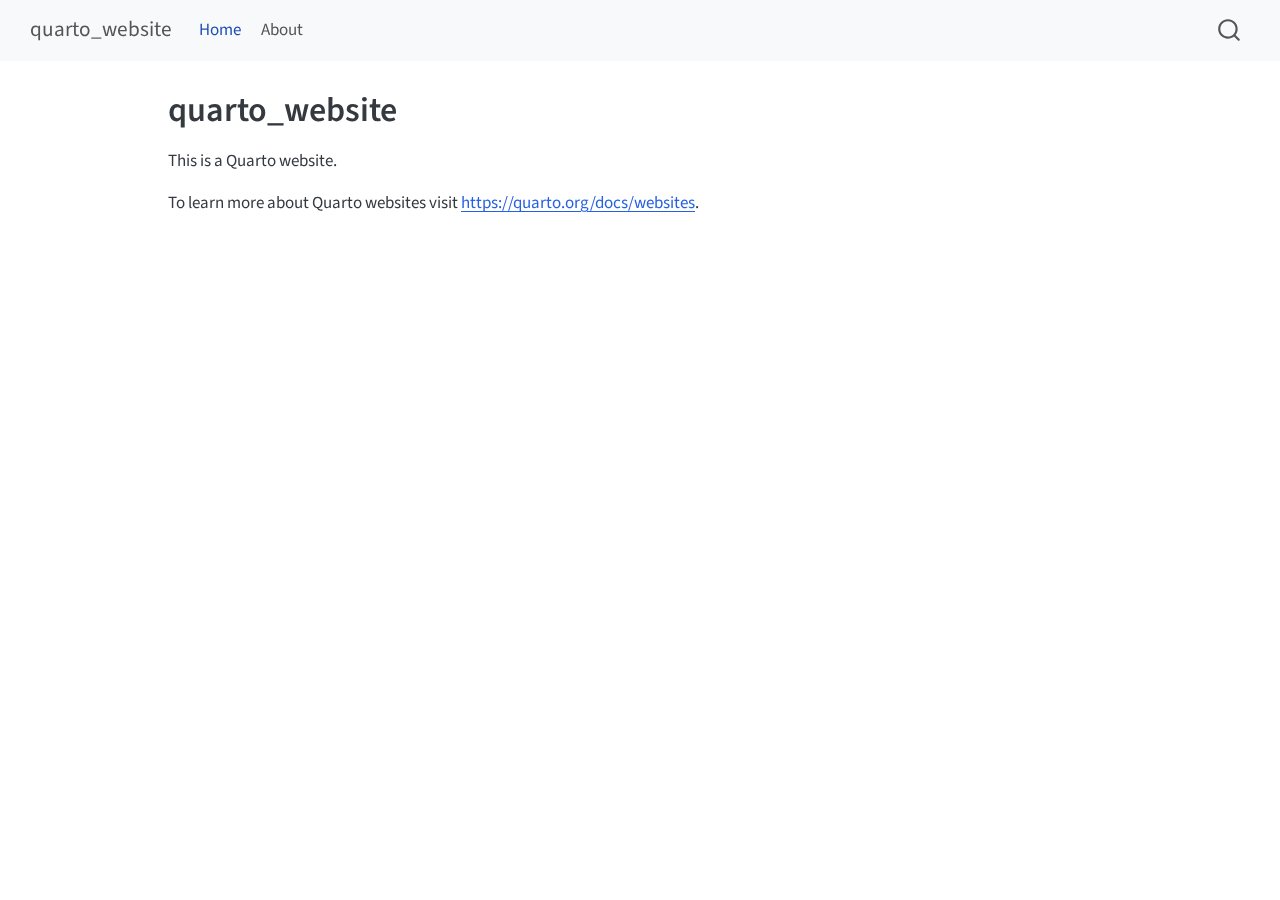
<file: _site/index.html>
<!DOCTYPE html>
<html xmlns="http://www.w3.org/1999/xhtml" lang="en" xml:lang="en"><head>

<meta charset="utf-8">
<meta name="generator" content="quarto-1.6.43">

<meta name="viewport" content="width=device-width, initial-scale=1.0, user-scalable=yes">


<title>quarto_website</title>
<style>
code{white-space: pre-wrap;}
span.smallcaps{font-variant: small-caps;}
div.columns{display: flex; gap: min(4vw, 1.5em);}
div.column{flex: auto; overflow-x: auto;}
div.hanging-indent{margin-left: 1.5em; text-indent: -1.5em;}
ul.task-list{list-style: none;}
ul.task-list li input[type="checkbox"] {
  width: 0.8em;
  margin: 0 0.8em 0.2em -1em; /* quarto-specific, see https://github.com/quarto-dev/quarto-cli/issues/4556 */ 
  vertical-align: middle;
}
</style>


<script src="site_libs/quarto-nav/quarto-nav.js"></script>
<script src="site_libs/quarto-nav/headroom.min.js"></script>
<script src="site_libs/clipboard/clipboard.min.js"></script>
<script src="site_libs/quarto-search/autocomplete.umd.js"></script>
<script src="site_libs/quarto-search/fuse.min.js"></script>
<script src="site_libs/quarto-search/quarto-search.js"></script>
<meta name="quarto:offset" content="./">
<script src="site_libs/quarto-html/quarto.js"></script>
<script src="site_libs/quarto-html/popper.min.js"></script>
<script src="site_libs/quarto-html/tippy.umd.min.js"></script>
<script src="site_libs/quarto-html/anchor.min.js"></script>
<link href="site_libs/quarto-html/tippy.css" rel="stylesheet">
<link href="site_libs/quarto-html/quarto-syntax-highlighting-d4d76bf8491c20bad77d141916dc28e1.css" rel="stylesheet" id="quarto-text-highlighting-styles">
<script src="site_libs/bootstrap/bootstrap.min.js"></script>
<link href="site_libs/bootstrap/bootstrap-icons.css" rel="stylesheet">
<link href="site_libs/bootstrap/bootstrap-6bd9cfa162949bde0a231f530c97869d.min.css" rel="stylesheet" append-hash="true" id="quarto-bootstrap" data-mode="light">
<script id="quarto-search-options" type="application/json">{
  "location": "navbar",
  "copy-button": false,
  "collapse-after": 3,
  "panel-placement": "end",
  "type": "overlay",
  "limit": 50,
  "keyboard-shortcut": [
    "f",
    "/",
    "s"
  ],
  "show-item-context": false,
  "language": {
    "search-no-results-text": "No results",
    "search-matching-documents-text": "matching documents",
    "search-copy-link-title": "Copy link to search",
    "search-hide-matches-text": "Hide additional matches",
    "search-more-match-text": "more match in this document",
    "search-more-matches-text": "more matches in this document",
    "search-clear-button-title": "Clear",
    "search-text-placeholder": "",
    "search-detached-cancel-button-title": "Cancel",
    "search-submit-button-title": "Submit",
    "search-label": "Search"
  }
}</script>


<link rel="stylesheet" href="styles.css">
</head>

<body class="nav-fixed">

<div id="quarto-search-results"></div>
  <header id="quarto-header" class="headroom fixed-top">
    <nav class="navbar navbar-expand-lg " data-bs-theme="dark">
      <div class="navbar-container container-fluid">
      <div class="navbar-brand-container mx-auto">
    <a class="navbar-brand" href="./index.html">
    <span class="navbar-title">quarto_website</span>
    </a>
  </div>
            <div id="quarto-search" class="" title="Search"></div>
          <button class="navbar-toggler" type="button" data-bs-toggle="collapse" data-bs-target="#navbarCollapse" aria-controls="navbarCollapse" role="menu" aria-expanded="false" aria-label="Toggle navigation" onclick="if (window.quartoToggleHeadroom) { window.quartoToggleHeadroom(); }">
  <span class="navbar-toggler-icon"></span>
</button>
          <div class="collapse navbar-collapse" id="navbarCollapse">
            <ul class="navbar-nav navbar-nav-scroll me-auto">
  <li class="nav-item">
    <a class="nav-link active" href="./index.html" aria-current="page"> 
<span class="menu-text">Home</span></a>
  </li>  
  <li class="nav-item">
    <a class="nav-link" href="./about.html"> 
<span class="menu-text">About</span></a>
  </li>  
</ul>
          </div> <!-- /navcollapse -->
            <div class="quarto-navbar-tools">
</div>
      </div> <!-- /container-fluid -->
    </nav>
</header>
<!-- content -->
<div id="quarto-content" class="quarto-container page-columns page-rows-contents page-layout-article page-navbar">
<!-- sidebar -->
<!-- margin-sidebar -->
    <div id="quarto-margin-sidebar" class="sidebar margin-sidebar zindex-bottom">
        
    </div>
<!-- main -->
<main class="content" id="quarto-document-content">

<header id="title-block-header" class="quarto-title-block default">
<div class="quarto-title">
<h1 class="title">quarto_website</h1>
</div>



<div class="quarto-title-meta">

    
  
    
  </div>
  


</header>


<p>This is a Quarto website.</p>
<p>To learn more about Quarto websites visit <a href="https://quarto.org/docs/websites" class="uri">https://quarto.org/docs/websites</a>.</p>



</main> <!-- /main -->
<script id="quarto-html-after-body" type="application/javascript">
window.document.addEventListener("DOMContentLoaded", function (event) {
  const toggleBodyColorMode = (bsSheetEl) => {
    const mode = bsSheetEl.getAttribute("data-mode");
    const bodyEl = window.document.querySelector("body");
    if (mode === "dark") {
      bodyEl.classList.add("quarto-dark");
      bodyEl.classList.remove("quarto-light");
    } else {
      bodyEl.classList.add("quarto-light");
      bodyEl.classList.remove("quarto-dark");
    }
  }
  const toggleBodyColorPrimary = () => {
    const bsSheetEl = window.document.querySelector("link#quarto-bootstrap");
    if (bsSheetEl) {
      toggleBodyColorMode(bsSheetEl);
    }
  }
  toggleBodyColorPrimary();  
  const icon = "";
  const anchorJS = new window.AnchorJS();
  anchorJS.options = {
    placement: 'right',
    icon: icon
  };
  anchorJS.add('.anchored');
  const isCodeAnnotation = (el) => {
    for (const clz of el.classList) {
      if (clz.startsWith('code-annotation-')) {                     
        return true;
      }
    }
    return false;
  }
  const onCopySuccess = function(e) {
    // button target
    const button = e.trigger;
    // don't keep focus
    button.blur();
    // flash "checked"
    button.classList.add('code-copy-button-checked');
    var currentTitle = button.getAttribute("title");
    button.setAttribute("title", "Copied!");
    let tooltip;
    if (window.bootstrap) {
      button.setAttribute("data-bs-toggle", "tooltip");
      button.setAttribute("data-bs-placement", "left");
      button.setAttribute("data-bs-title", "Copied!");
      tooltip = new bootstrap.Tooltip(button, 
        { trigger: "manual", 
          customClass: "code-copy-button-tooltip",
          offset: [0, -8]});
      tooltip.show();    
    }
    setTimeout(function() {
      if (tooltip) {
        tooltip.hide();
        button.removeAttribute("data-bs-title");
        button.removeAttribute("data-bs-toggle");
        button.removeAttribute("data-bs-placement");
      }
      button.setAttribute("title", currentTitle);
      button.classList.remove('code-copy-button-checked');
    }, 1000);
    // clear code selection
    e.clearSelection();
  }
  const getTextToCopy = function(trigger) {
      const codeEl = trigger.previousElementSibling.cloneNode(true);
      for (const childEl of codeEl.children) {
        if (isCodeAnnotation(childEl)) {
          childEl.remove();
        }
      }
      return codeEl.innerText;
  }
  const clipboard = new window.ClipboardJS('.code-copy-button:not([data-in-quarto-modal])', {
    text: getTextToCopy
  });
  clipboard.on('success', onCopySuccess);
  if (window.document.getElementById('quarto-embedded-source-code-modal')) {
    const clipboardModal = new window.ClipboardJS('.code-copy-button[data-in-quarto-modal]', {
      text: getTextToCopy,
      container: window.document.getElementById('quarto-embedded-source-code-modal')
    });
    clipboardModal.on('success', onCopySuccess);
  }
    var localhostRegex = new RegExp(/^(?:http|https):\/\/localhost\:?[0-9]*\//);
    var mailtoRegex = new RegExp(/^mailto:/);
      var filterRegex = new RegExp('/' + window.location.host + '/');
    var isInternal = (href) => {
        return filterRegex.test(href) || localhostRegex.test(href) || mailtoRegex.test(href);
    }
    // Inspect non-navigation links and adorn them if external
 	var links = window.document.querySelectorAll('a[href]:not(.nav-link):not(.navbar-brand):not(.toc-action):not(.sidebar-link):not(.sidebar-item-toggle):not(.pagination-link):not(.no-external):not([aria-hidden]):not(.dropdown-item):not(.quarto-navigation-tool):not(.about-link)');
    for (var i=0; i<links.length; i++) {
      const link = links[i];
      if (!isInternal(link.href)) {
        // undo the damage that might have been done by quarto-nav.js in the case of
        // links that we want to consider external
        if (link.dataset.originalHref !== undefined) {
          link.href = link.dataset.originalHref;
        }
      }
    }
  function tippyHover(el, contentFn, onTriggerFn, onUntriggerFn) {
    const config = {
      allowHTML: true,
      maxWidth: 500,
      delay: 100,
      arrow: false,
      appendTo: function(el) {
          return el.parentElement;
      },
      interactive: true,
      interactiveBorder: 10,
      theme: 'quarto',
      placement: 'bottom-start',
    };
    if (contentFn) {
      config.content = contentFn;
    }
    if (onTriggerFn) {
      config.onTrigger = onTriggerFn;
    }
    if (onUntriggerFn) {
      config.onUntrigger = onUntriggerFn;
    }
    window.tippy(el, config); 
  }
  const noterefs = window.document.querySelectorAll('a[role="doc-noteref"]');
  for (var i=0; i<noterefs.length; i++) {
    const ref = noterefs[i];
    tippyHover(ref, function() {
      // use id or data attribute instead here
      let href = ref.getAttribute('data-footnote-href') || ref.getAttribute('href');
      try { href = new URL(href).hash; } catch {}
      const id = href.replace(/^#\/?/, "");
      const note = window.document.getElementById(id);
      if (note) {
        return note.innerHTML;
      } else {
        return "";
      }
    });
  }
  const xrefs = window.document.querySelectorAll('a.quarto-xref');
  const processXRef = (id, note) => {
    // Strip column container classes
    const stripColumnClz = (el) => {
      el.classList.remove("page-full", "page-columns");
      if (el.children) {
        for (const child of el.children) {
          stripColumnClz(child);
        }
      }
    }
    stripColumnClz(note)
    if (id === null || id.startsWith('sec-')) {
      // Special case sections, only their first couple elements
      const container = document.createElement("div");
      if (note.children && note.children.length > 2) {
        container.appendChild(note.children[0].cloneNode(true));
        for (let i = 1; i < note.children.length; i++) {
          const child = note.children[i];
          if (child.tagName === "P" && child.innerText === "") {
            continue;
          } else {
            container.appendChild(child.cloneNode(true));
            break;
          }
        }
        if (window.Quarto?.typesetMath) {
          window.Quarto.typesetMath(container);
        }
        return container.innerHTML
      } else {
        if (window.Quarto?.typesetMath) {
          window.Quarto.typesetMath(note);
        }
        return note.innerHTML;
      }
    } else {
      // Remove any anchor links if they are present
      const anchorLink = note.querySelector('a.anchorjs-link');
      if (anchorLink) {
        anchorLink.remove();
      }
      if (window.Quarto?.typesetMath) {
        window.Quarto.typesetMath(note);
      }
      if (note.classList.contains("callout")) {
        return note.outerHTML;
      } else {
        return note.innerHTML;
      }
    }
  }
  for (var i=0; i<xrefs.length; i++) {
    const xref = xrefs[i];
    tippyHover(xref, undefined, function(instance) {
      instance.disable();
      let url = xref.getAttribute('href');
      let hash = undefined; 
      if (url.startsWith('#')) {
        hash = url;
      } else {
        try { hash = new URL(url).hash; } catch {}
      }
      if (hash) {
        const id = hash.replace(/^#\/?/, "");
        const note = window.document.getElementById(id);
        if (note !== null) {
          try {
            const html = processXRef(id, note.cloneNode(true));
            instance.setContent(html);
          } finally {
            instance.enable();
            instance.show();
          }
        } else {
          // See if we can fetch this
          fetch(url.split('#')[0])
          .then(res => res.text())
          .then(html => {
            const parser = new DOMParser();
            const htmlDoc = parser.parseFromString(html, "text/html");
            const note = htmlDoc.getElementById(id);
            if (note !== null) {
              const html = processXRef(id, note);
              instance.setContent(html);
            } 
          }).finally(() => {
            instance.enable();
            instance.show();
          });
        }
      } else {
        // See if we can fetch a full url (with no hash to target)
        // This is a special case and we should probably do some content thinning / targeting
        fetch(url)
        .then(res => res.text())
        .then(html => {
          const parser = new DOMParser();
          const htmlDoc = parser.parseFromString(html, "text/html");
          const note = htmlDoc.querySelector('main.content');
          if (note !== null) {
            // This should only happen for chapter cross references
            // (since there is no id in the URL)
            // remove the first header
            if (note.children.length > 0 && note.children[0].tagName === "HEADER") {
              note.children[0].remove();
            }
            const html = processXRef(null, note);
            instance.setContent(html);
          } 
        }).finally(() => {
          instance.enable();
          instance.show();
        });
      }
    }, function(instance) {
    });
  }
      let selectedAnnoteEl;
      const selectorForAnnotation = ( cell, annotation) => {
        let cellAttr = 'data-code-cell="' + cell + '"';
        let lineAttr = 'data-code-annotation="' +  annotation + '"';
        const selector = 'span[' + cellAttr + '][' + lineAttr + ']';
        return selector;
      }
      const selectCodeLines = (annoteEl) => {
        const doc = window.document;
        const targetCell = annoteEl.getAttribute("data-target-cell");
        const targetAnnotation = annoteEl.getAttribute("data-target-annotation");
        const annoteSpan = window.document.querySelector(selectorForAnnotation(targetCell, targetAnnotation));
        const lines = annoteSpan.getAttribute("data-code-lines").split(",");
        const lineIds = lines.map((line) => {
          return targetCell + "-" + line;
        })
        let top = null;
        let height = null;
        let parent = null;
        if (lineIds.length > 0) {
            //compute the position of the single el (top and bottom and make a div)
            const el = window.document.getElementById(lineIds[0]);
            top = el.offsetTop;
            height = el.offsetHeight;
            parent = el.parentElement.parentElement;
          if (lineIds.length > 1) {
            const lastEl = window.document.getElementById(lineIds[lineIds.length - 1]);
            const bottom = lastEl.offsetTop + lastEl.offsetHeight;
            height = bottom - top;
          }
          if (top !== null && height !== null && parent !== null) {
            // cook up a div (if necessary) and position it 
            let div = window.document.getElementById("code-annotation-line-highlight");
            if (div === null) {
              div = window.document.createElement("div");
              div.setAttribute("id", "code-annotation-line-highlight");
              div.style.position = 'absolute';
              parent.appendChild(div);
            }
            div.style.top = top - 2 + "px";
            div.style.height = height + 4 + "px";
            div.style.left = 0;
            let gutterDiv = window.document.getElementById("code-annotation-line-highlight-gutter");
            if (gutterDiv === null) {
              gutterDiv = window.document.createElement("div");
              gutterDiv.setAttribute("id", "code-annotation-line-highlight-gutter");
              gutterDiv.style.position = 'absolute';
              const codeCell = window.document.getElementById(targetCell);
              const gutter = codeCell.querySelector('.code-annotation-gutter');
              gutter.appendChild(gutterDiv);
            }
            gutterDiv.style.top = top - 2 + "px";
            gutterDiv.style.height = height + 4 + "px";
          }
          selectedAnnoteEl = annoteEl;
        }
      };
      const unselectCodeLines = () => {
        const elementsIds = ["code-annotation-line-highlight", "code-annotation-line-highlight-gutter"];
        elementsIds.forEach((elId) => {
          const div = window.document.getElementById(elId);
          if (div) {
            div.remove();
          }
        });
        selectedAnnoteEl = undefined;
      };
        // Handle positioning of the toggle
    window.addEventListener(
      "resize",
      throttle(() => {
        elRect = undefined;
        if (selectedAnnoteEl) {
          selectCodeLines(selectedAnnoteEl);
        }
      }, 10)
    );
    function throttle(fn, ms) {
    let throttle = false;
    let timer;
      return (...args) => {
        if(!throttle) { // first call gets through
            fn.apply(this, args);
            throttle = true;
        } else { // all the others get throttled
            if(timer) clearTimeout(timer); // cancel #2
            timer = setTimeout(() => {
              fn.apply(this, args);
              timer = throttle = false;
            }, ms);
        }
      };
    }
      // Attach click handler to the DT
      const annoteDls = window.document.querySelectorAll('dt[data-target-cell]');
      for (const annoteDlNode of annoteDls) {
        annoteDlNode.addEventListener('click', (event) => {
          const clickedEl = event.target;
          if (clickedEl !== selectedAnnoteEl) {
            unselectCodeLines();
            const activeEl = window.document.querySelector('dt[data-target-cell].code-annotation-active');
            if (activeEl) {
              activeEl.classList.remove('code-annotation-active');
            }
            selectCodeLines(clickedEl);
            clickedEl.classList.add('code-annotation-active');
          } else {
            // Unselect the line
            unselectCodeLines();
            clickedEl.classList.remove('code-annotation-active');
          }
        });
      }
  const findCites = (el) => {
    const parentEl = el.parentElement;
    if (parentEl) {
      const cites = parentEl.dataset.cites;
      if (cites) {
        return {
          el,
          cites: cites.split(' ')
        };
      } else {
        return findCites(el.parentElement)
      }
    } else {
      return undefined;
    }
  };
  var bibliorefs = window.document.querySelectorAll('a[role="doc-biblioref"]');
  for (var i=0; i<bibliorefs.length; i++) {
    const ref = bibliorefs[i];
    const citeInfo = findCites(ref);
    if (citeInfo) {
      tippyHover(citeInfo.el, function() {
        var popup = window.document.createElement('div');
        citeInfo.cites.forEach(function(cite) {
          var citeDiv = window.document.createElement('div');
          citeDiv.classList.add('hanging-indent');
          citeDiv.classList.add('csl-entry');
          var biblioDiv = window.document.getElementById('ref-' + cite);
          if (biblioDiv) {
            citeDiv.innerHTML = biblioDiv.innerHTML;
          }
          popup.appendChild(citeDiv);
        });
        return popup.innerHTML;
      });
    }
  }
});
</script>
</div> <!-- /content -->




</body></html>
</file>
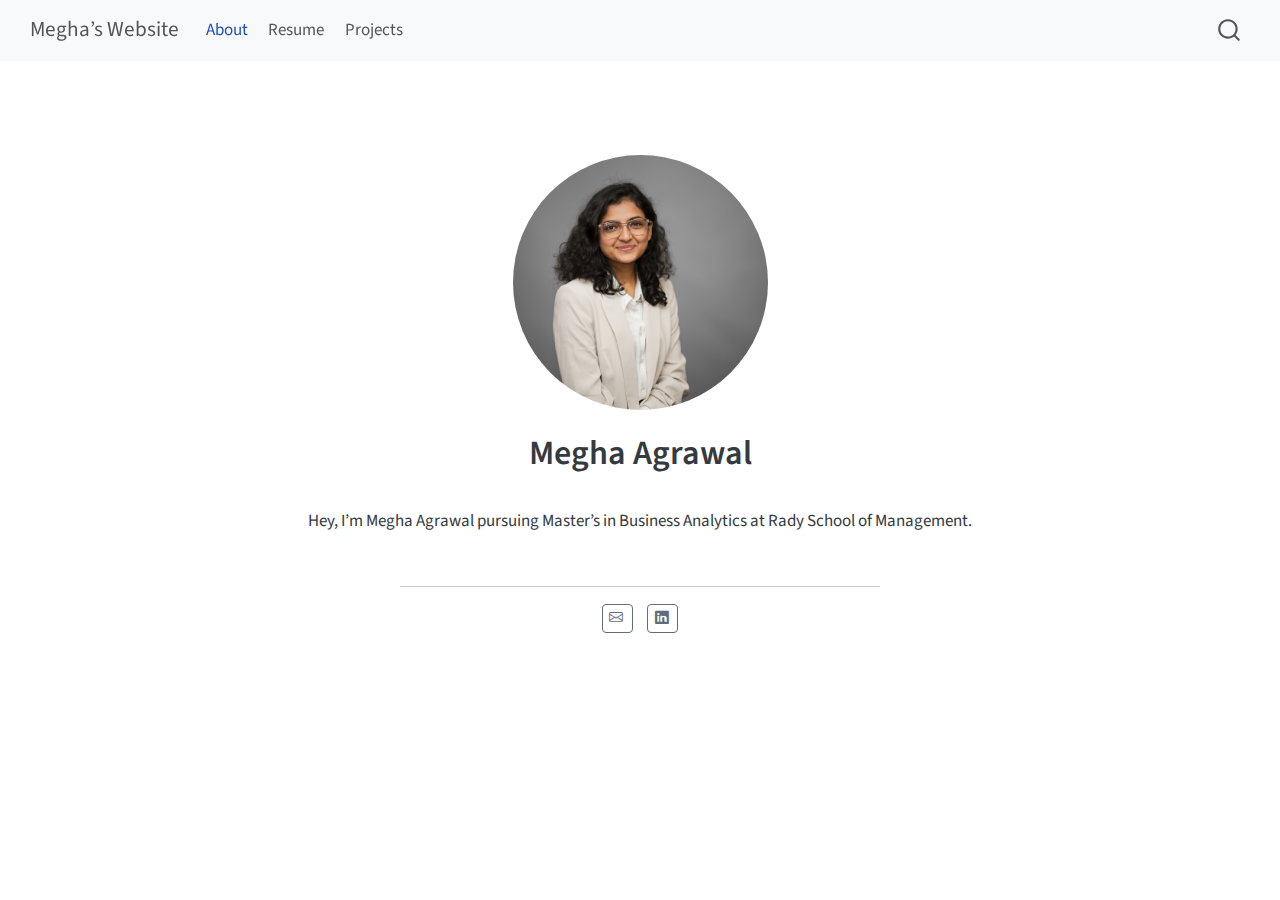
<file: docs/index.html>
<!DOCTYPE html>
<html xmlns="http://www.w3.org/1999/xhtml" lang="en" xml:lang="en"><head>

<meta charset="utf-8">
<meta name="generator" content="quarto-1.6.43">

<meta name="viewport" content="width=device-width, initial-scale=1.0, user-scalable=yes">


<title>Megha Agrawal – Megha’s Website</title>
<style>
code{white-space: pre-wrap;}
span.smallcaps{font-variant: small-caps;}
div.columns{display: flex; gap: min(4vw, 1.5em);}
div.column{flex: auto; overflow-x: auto;}
div.hanging-indent{margin-left: 1.5em; text-indent: -1.5em;}
ul.task-list{list-style: none;}
ul.task-list li input[type="checkbox"] {
  width: 0.8em;
  margin: 0 0.8em 0.2em -1em; /* quarto-specific, see https://github.com/quarto-dev/quarto-cli/issues/4556 */ 
  vertical-align: middle;
}
</style>


<script src="site_libs/quarto-nav/quarto-nav.js"></script>
<script src="site_libs/quarto-nav/headroom.min.js"></script>
<script src="site_libs/clipboard/clipboard.min.js"></script>
<script src="site_libs/quarto-search/autocomplete.umd.js"></script>
<script src="site_libs/quarto-search/fuse.min.js"></script>
<script src="site_libs/quarto-search/quarto-search.js"></script>
<meta name="quarto:offset" content="./">
<script src="site_libs/quarto-html/quarto.js"></script>
<script src="site_libs/quarto-html/popper.min.js"></script>
<script src="site_libs/quarto-html/tippy.umd.min.js"></script>
<link href="site_libs/quarto-html/tippy.css" rel="stylesheet">
<link href="site_libs/quarto-html/quarto-syntax-highlighting-d4d76bf8491c20bad77d141916dc28e1.css" rel="stylesheet" id="quarto-text-highlighting-styles">
<script src="site_libs/bootstrap/bootstrap.min.js"></script>
<link href="site_libs/bootstrap/bootstrap-icons.css" rel="stylesheet">
<link href="site_libs/bootstrap/bootstrap-6bd9cfa162949bde0a231f530c97869d.min.css" rel="stylesheet" append-hash="true" id="quarto-bootstrap" data-mode="light">
<script id="quarto-search-options" type="application/json">{
  "location": "navbar",
  "copy-button": false,
  "collapse-after": 3,
  "panel-placement": "end",
  "type": "overlay",
  "limit": 50,
  "keyboard-shortcut": [
    "f",
    "/",
    "s"
  ],
  "show-item-context": false,
  "language": {
    "search-no-results-text": "No results",
    "search-matching-documents-text": "matching documents",
    "search-copy-link-title": "Copy link to search",
    "search-hide-matches-text": "Hide additional matches",
    "search-more-match-text": "more match in this document",
    "search-more-matches-text": "more matches in this document",
    "search-clear-button-title": "Clear",
    "search-text-placeholder": "",
    "search-detached-cancel-button-title": "Cancel",
    "search-submit-button-title": "Submit",
    "search-label": "Search"
  }
}</script>


<link rel="stylesheet" href="styles.css">
</head>

<body class="nav-fixed fullcontent">

<div id="quarto-search-results"></div>
  <header id="quarto-header" class="headroom fixed-top">
    <nav class="navbar navbar-expand-lg " data-bs-theme="dark">
      <div class="navbar-container container-fluid">
      <div class="navbar-brand-container mx-auto">
    <a class="navbar-brand" href="./index.html">
    <span class="navbar-title">Megha’s Website</span>
    </a>
  </div>
            <div id="quarto-search" class="" title="Search"></div>
          <button class="navbar-toggler" type="button" data-bs-toggle="collapse" data-bs-target="#navbarCollapse" aria-controls="navbarCollapse" role="menu" aria-expanded="false" aria-label="Toggle navigation" onclick="if (window.quartoToggleHeadroom) { window.quartoToggleHeadroom(); }">
  <span class="navbar-toggler-icon"></span>
</button>
          <div class="collapse navbar-collapse" id="navbarCollapse">
            <ul class="navbar-nav navbar-nav-scroll me-auto">
  <li class="nav-item">
    <a class="nav-link active" href="./index.html" aria-current="page"> 
<span class="menu-text">About</span></a>
  </li>  
  <li class="nav-item">
    <a class="nav-link" href="./resume.html"> 
<span class="menu-text">Resume</span></a>
  </li>  
  <li class="nav-item">
    <a class="nav-link" href="./blog.html"> 
<span class="menu-text">Projects</span></a>
  </li>  
</ul>
          </div> <!-- /navcollapse -->
            <div class="quarto-navbar-tools">
</div>
      </div> <!-- /container-fluid -->
    </nav>
</header>
<!-- content -->
<div id="quarto-content" class="quarto-container page-columns page-rows-contents page-layout-article page-navbar">
<!-- sidebar -->
<!-- margin-sidebar -->
    
<!-- main -->
<div class="quarto-about-jolla">
  <img src="DSC03135.jpg" class="about-image
  round " style="height: 15em; width: 15em;">
 <header id="title-block-header" class="quarto-title-block default">
<div class="quarto-title">
<h1 class="title">Megha Agrawal</h1>
</div>
<div class="quarto-title-meta">
  </div>
</header><main class="content" id="quarto-document-content">
<p>Hey, I’m Megha Agrawal pursuing Master’s in Business Analytics at Rady School of Management.</p>


</main> 
  <hr class="about-sep">
   <div class="about-links">
  <a href="mailto:meagrawal@ucsd.edu" class="about-link" rel="" target="">
    <i class="bi bi-envelope"></i>
     <span class="about-link-text"></span>
  </a>
  <a href="https://www.linkedin.com/in/meghaaagrawal" class="about-link" rel="" target="">
    <i class="bi bi-linkedin"></i>
     <span class="about-link-text"></span>
  </a>
</div>
</div>
 <!-- /main -->
<script id="quarto-html-after-body" type="application/javascript">
window.document.addEventListener("DOMContentLoaded", function (event) {
  const toggleBodyColorMode = (bsSheetEl) => {
    const mode = bsSheetEl.getAttribute("data-mode");
    const bodyEl = window.document.querySelector("body");
    if (mode === "dark") {
      bodyEl.classList.add("quarto-dark");
      bodyEl.classList.remove("quarto-light");
    } else {
      bodyEl.classList.add("quarto-light");
      bodyEl.classList.remove("quarto-dark");
    }
  }
  const toggleBodyColorPrimary = () => {
    const bsSheetEl = window.document.querySelector("link#quarto-bootstrap");
    if (bsSheetEl) {
      toggleBodyColorMode(bsSheetEl);
    }
  }
  toggleBodyColorPrimary();  
  const isCodeAnnotation = (el) => {
    for (const clz of el.classList) {
      if (clz.startsWith('code-annotation-')) {                     
        return true;
      }
    }
    return false;
  }
  const onCopySuccess = function(e) {
    // button target
    const button = e.trigger;
    // don't keep focus
    button.blur();
    // flash "checked"
    button.classList.add('code-copy-button-checked');
    var currentTitle = button.getAttribute("title");
    button.setAttribute("title", "Copied!");
    let tooltip;
    if (window.bootstrap) {
      button.setAttribute("data-bs-toggle", "tooltip");
      button.setAttribute("data-bs-placement", "left");
      button.setAttribute("data-bs-title", "Copied!");
      tooltip = new bootstrap.Tooltip(button, 
        { trigger: "manual", 
          customClass: "code-copy-button-tooltip",
          offset: [0, -8]});
      tooltip.show();    
    }
    setTimeout(function() {
      if (tooltip) {
        tooltip.hide();
        button.removeAttribute("data-bs-title");
        button.removeAttribute("data-bs-toggle");
        button.removeAttribute("data-bs-placement");
      }
      button.setAttribute("title", currentTitle);
      button.classList.remove('code-copy-button-checked');
    }, 1000);
    // clear code selection
    e.clearSelection();
  }
  const getTextToCopy = function(trigger) {
      const codeEl = trigger.previousElementSibling.cloneNode(true);
      for (const childEl of codeEl.children) {
        if (isCodeAnnotation(childEl)) {
          childEl.remove();
        }
      }
      return codeEl.innerText;
  }
  const clipboard = new window.ClipboardJS('.code-copy-button:not([data-in-quarto-modal])', {
    text: getTextToCopy
  });
  clipboard.on('success', onCopySuccess);
  if (window.document.getElementById('quarto-embedded-source-code-modal')) {
    const clipboardModal = new window.ClipboardJS('.code-copy-button[data-in-quarto-modal]', {
      text: getTextToCopy,
      container: window.document.getElementById('quarto-embedded-source-code-modal')
    });
    clipboardModal.on('success', onCopySuccess);
  }
    var localhostRegex = new RegExp(/^(?:http|https):\/\/localhost\:?[0-9]*\//);
    var mailtoRegex = new RegExp(/^mailto:/);
      var filterRegex = new RegExp('/' + window.location.host + '/');
    var isInternal = (href) => {
        return filterRegex.test(href) || localhostRegex.test(href) || mailtoRegex.test(href);
    }
    // Inspect non-navigation links and adorn them if external
 	var links = window.document.querySelectorAll('a[href]:not(.nav-link):not(.navbar-brand):not(.toc-action):not(.sidebar-link):not(.sidebar-item-toggle):not(.pagination-link):not(.no-external):not([aria-hidden]):not(.dropdown-item):not(.quarto-navigation-tool):not(.about-link)');
    for (var i=0; i<links.length; i++) {
      const link = links[i];
      if (!isInternal(link.href)) {
        // undo the damage that might have been done by quarto-nav.js in the case of
        // links that we want to consider external
        if (link.dataset.originalHref !== undefined) {
          link.href = link.dataset.originalHref;
        }
      }
    }
  function tippyHover(el, contentFn, onTriggerFn, onUntriggerFn) {
    const config = {
      allowHTML: true,
      maxWidth: 500,
      delay: 100,
      arrow: false,
      appendTo: function(el) {
          return el.parentElement;
      },
      interactive: true,
      interactiveBorder: 10,
      theme: 'quarto',
      placement: 'bottom-start',
    };
    if (contentFn) {
      config.content = contentFn;
    }
    if (onTriggerFn) {
      config.onTrigger = onTriggerFn;
    }
    if (onUntriggerFn) {
      config.onUntrigger = onUntriggerFn;
    }
    window.tippy(el, config); 
  }
  const noterefs = window.document.querySelectorAll('a[role="doc-noteref"]');
  for (var i=0; i<noterefs.length; i++) {
    const ref = noterefs[i];
    tippyHover(ref, function() {
      // use id or data attribute instead here
      let href = ref.getAttribute('data-footnote-href') || ref.getAttribute('href');
      try { href = new URL(href).hash; } catch {}
      const id = href.replace(/^#\/?/, "");
      const note = window.document.getElementById(id);
      if (note) {
        return note.innerHTML;
      } else {
        return "";
      }
    });
  }
  const xrefs = window.document.querySelectorAll('a.quarto-xref');
  const processXRef = (id, note) => {
    // Strip column container classes
    const stripColumnClz = (el) => {
      el.classList.remove("page-full", "page-columns");
      if (el.children) {
        for (const child of el.children) {
          stripColumnClz(child);
        }
      }
    }
    stripColumnClz(note)
    if (id === null || id.startsWith('sec-')) {
      // Special case sections, only their first couple elements
      const container = document.createElement("div");
      if (note.children && note.children.length > 2) {
        container.appendChild(note.children[0].cloneNode(true));
        for (let i = 1; i < note.children.length; i++) {
          const child = note.children[i];
          if (child.tagName === "P" && child.innerText === "") {
            continue;
          } else {
            container.appendChild(child.cloneNode(true));
            break;
          }
        }
        if (window.Quarto?.typesetMath) {
          window.Quarto.typesetMath(container);
        }
        return container.innerHTML
      } else {
        if (window.Quarto?.typesetMath) {
          window.Quarto.typesetMath(note);
        }
        return note.innerHTML;
      }
    } else {
      // Remove any anchor links if they are present
      const anchorLink = note.querySelector('a.anchorjs-link');
      if (anchorLink) {
        anchorLink.remove();
      }
      if (window.Quarto?.typesetMath) {
        window.Quarto.typesetMath(note);
      }
      if (note.classList.contains("callout")) {
        return note.outerHTML;
      } else {
        return note.innerHTML;
      }
    }
  }
  for (var i=0; i<xrefs.length; i++) {
    const xref = xrefs[i];
    tippyHover(xref, undefined, function(instance) {
      instance.disable();
      let url = xref.getAttribute('href');
      let hash = undefined; 
      if (url.startsWith('#')) {
        hash = url;
      } else {
        try { hash = new URL(url).hash; } catch {}
      }
      if (hash) {
        const id = hash.replace(/^#\/?/, "");
        const note = window.document.getElementById(id);
        if (note !== null) {
          try {
            const html = processXRef(id, note.cloneNode(true));
            instance.setContent(html);
          } finally {
            instance.enable();
            instance.show();
          }
        } else {
          // See if we can fetch this
          fetch(url.split('#')[0])
          .then(res => res.text())
          .then(html => {
            const parser = new DOMParser();
            const htmlDoc = parser.parseFromString(html, "text/html");
            const note = htmlDoc.getElementById(id);
            if (note !== null) {
              const html = processXRef(id, note);
              instance.setContent(html);
            } 
          }).finally(() => {
            instance.enable();
            instance.show();
          });
        }
      } else {
        // See if we can fetch a full url (with no hash to target)
        // This is a special case and we should probably do some content thinning / targeting
        fetch(url)
        .then(res => res.text())
        .then(html => {
          const parser = new DOMParser();
          const htmlDoc = parser.parseFromString(html, "text/html");
          const note = htmlDoc.querySelector('main.content');
          if (note !== null) {
            // This should only happen for chapter cross references
            // (since there is no id in the URL)
            // remove the first header
            if (note.children.length > 0 && note.children[0].tagName === "HEADER") {
              note.children[0].remove();
            }
            const html = processXRef(null, note);
            instance.setContent(html);
          } 
        }).finally(() => {
          instance.enable();
          instance.show();
        });
      }
    }, function(instance) {
    });
  }
      let selectedAnnoteEl;
      const selectorForAnnotation = ( cell, annotation) => {
        let cellAttr = 'data-code-cell="' + cell + '"';
        let lineAttr = 'data-code-annotation="' +  annotation + '"';
        const selector = 'span[' + cellAttr + '][' + lineAttr + ']';
        return selector;
      }
      const selectCodeLines = (annoteEl) => {
        const doc = window.document;
        const targetCell = annoteEl.getAttribute("data-target-cell");
        const targetAnnotation = annoteEl.getAttribute("data-target-annotation");
        const annoteSpan = window.document.querySelector(selectorForAnnotation(targetCell, targetAnnotation));
        const lines = annoteSpan.getAttribute("data-code-lines").split(",");
        const lineIds = lines.map((line) => {
          return targetCell + "-" + line;
        })
        let top = null;
        let height = null;
        let parent = null;
        if (lineIds.length > 0) {
            //compute the position of the single el (top and bottom and make a div)
            const el = window.document.getElementById(lineIds[0]);
            top = el.offsetTop;
            height = el.offsetHeight;
            parent = el.parentElement.parentElement;
          if (lineIds.length > 1) {
            const lastEl = window.document.getElementById(lineIds[lineIds.length - 1]);
            const bottom = lastEl.offsetTop + lastEl.offsetHeight;
            height = bottom - top;
          }
          if (top !== null && height !== null && parent !== null) {
            // cook up a div (if necessary) and position it 
            let div = window.document.getElementById("code-annotation-line-highlight");
            if (div === null) {
              div = window.document.createElement("div");
              div.setAttribute("id", "code-annotation-line-highlight");
              div.style.position = 'absolute';
              parent.appendChild(div);
            }
            div.style.top = top - 2 + "px";
            div.style.height = height + 4 + "px";
            div.style.left = 0;
            let gutterDiv = window.document.getElementById("code-annotation-line-highlight-gutter");
            if (gutterDiv === null) {
              gutterDiv = window.document.createElement("div");
              gutterDiv.setAttribute("id", "code-annotation-line-highlight-gutter");
              gutterDiv.style.position = 'absolute';
              const codeCell = window.document.getElementById(targetCell);
              const gutter = codeCell.querySelector('.code-annotation-gutter');
              gutter.appendChild(gutterDiv);
            }
            gutterDiv.style.top = top - 2 + "px";
            gutterDiv.style.height = height + 4 + "px";
          }
          selectedAnnoteEl = annoteEl;
        }
      };
      const unselectCodeLines = () => {
        const elementsIds = ["code-annotation-line-highlight", "code-annotation-line-highlight-gutter"];
        elementsIds.forEach((elId) => {
          const div = window.document.getElementById(elId);
          if (div) {
            div.remove();
          }
        });
        selectedAnnoteEl = undefined;
      };
        // Handle positioning of the toggle
    window.addEventListener(
      "resize",
      throttle(() => {
        elRect = undefined;
        if (selectedAnnoteEl) {
          selectCodeLines(selectedAnnoteEl);
        }
      }, 10)
    );
    function throttle(fn, ms) {
    let throttle = false;
    let timer;
      return (...args) => {
        if(!throttle) { // first call gets through
            fn.apply(this, args);
            throttle = true;
        } else { // all the others get throttled
            if(timer) clearTimeout(timer); // cancel #2
            timer = setTimeout(() => {
              fn.apply(this, args);
              timer = throttle = false;
            }, ms);
        }
      };
    }
      // Attach click handler to the DT
      const annoteDls = window.document.querySelectorAll('dt[data-target-cell]');
      for (const annoteDlNode of annoteDls) {
        annoteDlNode.addEventListener('click', (event) => {
          const clickedEl = event.target;
          if (clickedEl !== selectedAnnoteEl) {
            unselectCodeLines();
            const activeEl = window.document.querySelector('dt[data-target-cell].code-annotation-active');
            if (activeEl) {
              activeEl.classList.remove('code-annotation-active');
            }
            selectCodeLines(clickedEl);
            clickedEl.classList.add('code-annotation-active');
          } else {
            // Unselect the line
            unselectCodeLines();
            clickedEl.classList.remove('code-annotation-active');
          }
        });
      }
  const findCites = (el) => {
    const parentEl = el.parentElement;
    if (parentEl) {
      const cites = parentEl.dataset.cites;
      if (cites) {
        return {
          el,
          cites: cites.split(' ')
        };
      } else {
        return findCites(el.parentElement)
      }
    } else {
      return undefined;
    }
  };
  var bibliorefs = window.document.querySelectorAll('a[role="doc-biblioref"]');
  for (var i=0; i<bibliorefs.length; i++) {
    const ref = bibliorefs[i];
    const citeInfo = findCites(ref);
    if (citeInfo) {
      tippyHover(citeInfo.el, function() {
        var popup = window.document.createElement('div');
        citeInfo.cites.forEach(function(cite) {
          var citeDiv = window.document.createElement('div');
          citeDiv.classList.add('hanging-indent');
          citeDiv.classList.add('csl-entry');
          var biblioDiv = window.document.getElementById('ref-' + cite);
          if (biblioDiv) {
            citeDiv.innerHTML = biblioDiv.innerHTML;
          }
          popup.appendChild(citeDiv);
        });
        return popup.innerHTML;
      });
    }
  }
});
</script>
</div> <!-- /content -->




</body></html>
</file>
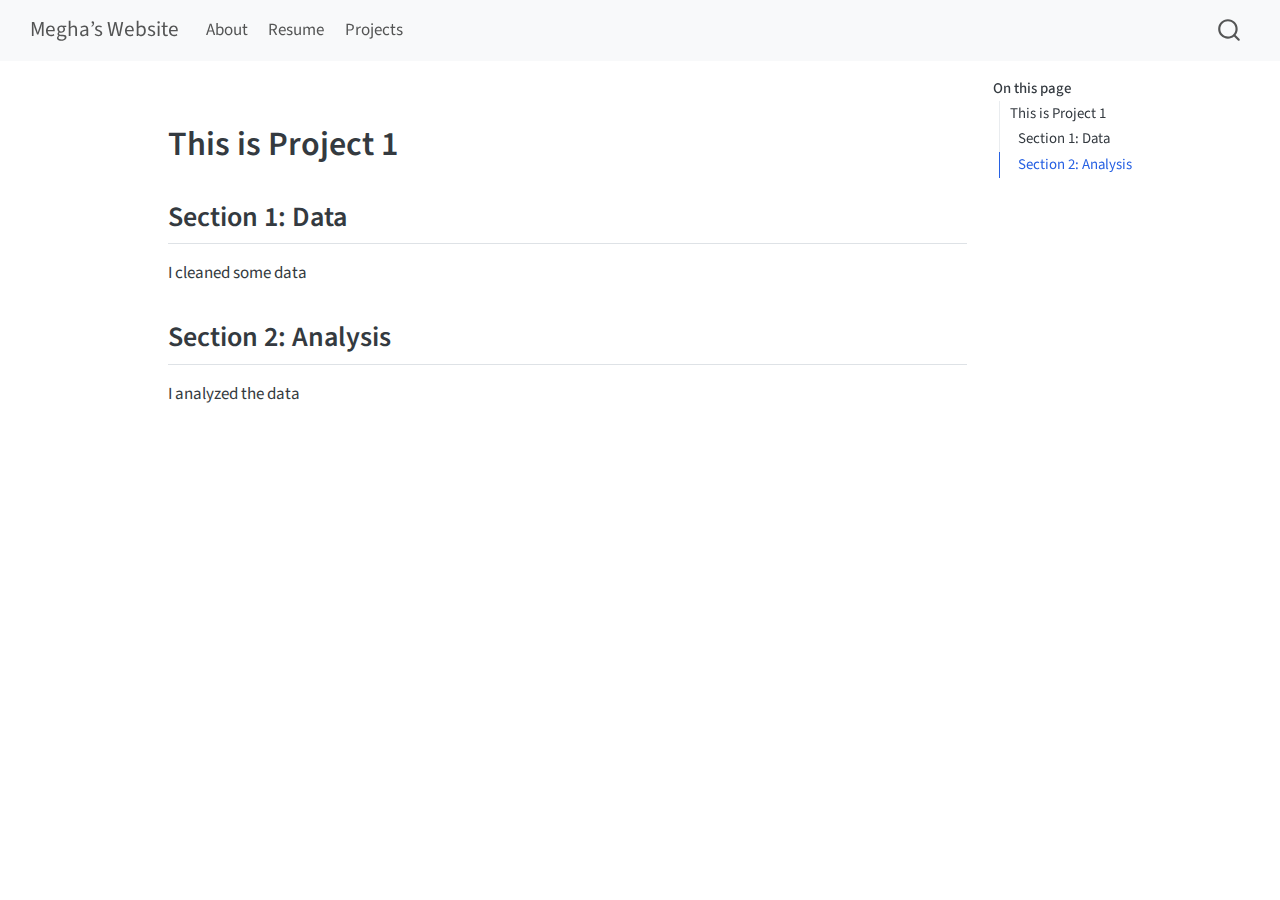
<file: docs/blog/project1/index.html>
<!DOCTYPE html>
<html xmlns="http://www.w3.org/1999/xhtml" lang="en" xml:lang="en"><head>

<meta charset="utf-8">
<meta name="generator" content="quarto-1.6.43">

<meta name="viewport" content="width=device-width, initial-scale=1.0, user-scalable=yes">


<title>index – Megha's Website</title>
<style>
code{white-space: pre-wrap;}
span.smallcaps{font-variant: small-caps;}
div.columns{display: flex; gap: min(4vw, 1.5em);}
div.column{flex: auto; overflow-x: auto;}
div.hanging-indent{margin-left: 1.5em; text-indent: -1.5em;}
ul.task-list{list-style: none;}
ul.task-list li input[type="checkbox"] {
  width: 0.8em;
  margin: 0 0.8em 0.2em -1em; /* quarto-specific, see https://github.com/quarto-dev/quarto-cli/issues/4556 */ 
  vertical-align: middle;
}
</style>


<script src="../../site_libs/quarto-nav/quarto-nav.js"></script>
<script src="../../site_libs/quarto-nav/headroom.min.js"></script>
<script src="../../site_libs/clipboard/clipboard.min.js"></script>
<script src="../../site_libs/quarto-search/autocomplete.umd.js"></script>
<script src="../../site_libs/quarto-search/fuse.min.js"></script>
<script src="../../site_libs/quarto-search/quarto-search.js"></script>
<meta name="quarto:offset" content="../../">
<script src="../../site_libs/quarto-html/quarto.js"></script>
<script src="../../site_libs/quarto-html/popper.min.js"></script>
<script src="../../site_libs/quarto-html/tippy.umd.min.js"></script>
<script src="../../site_libs/quarto-html/anchor.min.js"></script>
<link href="../../site_libs/quarto-html/tippy.css" rel="stylesheet">
<link href="../../site_libs/quarto-html/quarto-syntax-highlighting-d4d76bf8491c20bad77d141916dc28e1.css" rel="stylesheet" id="quarto-text-highlighting-styles">
<script src="../../site_libs/bootstrap/bootstrap.min.js"></script>
<link href="../../site_libs/bootstrap/bootstrap-icons.css" rel="stylesheet">
<link href="../../site_libs/bootstrap/bootstrap-6bd9cfa162949bde0a231f530c97869d.min.css" rel="stylesheet" append-hash="true" id="quarto-bootstrap" data-mode="light">
<script id="quarto-search-options" type="application/json">{
  "location": "navbar",
  "copy-button": false,
  "collapse-after": 3,
  "panel-placement": "end",
  "type": "overlay",
  "limit": 50,
  "keyboard-shortcut": [
    "f",
    "/",
    "s"
  ],
  "show-item-context": false,
  "language": {
    "search-no-results-text": "No results",
    "search-matching-documents-text": "matching documents",
    "search-copy-link-title": "Copy link to search",
    "search-hide-matches-text": "Hide additional matches",
    "search-more-match-text": "more match in this document",
    "search-more-matches-text": "more matches in this document",
    "search-clear-button-title": "Clear",
    "search-text-placeholder": "",
    "search-detached-cancel-button-title": "Cancel",
    "search-submit-button-title": "Submit",
    "search-label": "Search"
  }
}</script>


<link rel="stylesheet" href="../../styles.css">
</head>

<body class="nav-fixed">

<div id="quarto-search-results"></div>
  <header id="quarto-header" class="headroom fixed-top">
    <nav class="navbar navbar-expand-lg " data-bs-theme="dark">
      <div class="navbar-container container-fluid">
      <div class="navbar-brand-container mx-auto">
    <a class="navbar-brand" href="../../index.html">
    <span class="navbar-title">Megha’s Website</span>
    </a>
  </div>
            <div id="quarto-search" class="" title="Search"></div>
          <button class="navbar-toggler" type="button" data-bs-toggle="collapse" data-bs-target="#navbarCollapse" aria-controls="navbarCollapse" role="menu" aria-expanded="false" aria-label="Toggle navigation" onclick="if (window.quartoToggleHeadroom) { window.quartoToggleHeadroom(); }">
  <span class="navbar-toggler-icon"></span>
</button>
          <div class="collapse navbar-collapse" id="navbarCollapse">
            <ul class="navbar-nav navbar-nav-scroll me-auto">
  <li class="nav-item">
    <a class="nav-link" href="../../index.html"> 
<span class="menu-text">About</span></a>
  </li>  
  <li class="nav-item">
    <a class="nav-link" href="../../resume.html"> 
<span class="menu-text">Resume</span></a>
  </li>  
  <li class="nav-item">
    <a class="nav-link" href="../../blog.html"> 
<span class="menu-text">Projects</span></a>
  </li>  
</ul>
          </div> <!-- /navcollapse -->
            <div class="quarto-navbar-tools">
</div>
      </div> <!-- /container-fluid -->
    </nav>
</header>
<!-- content -->
<div id="quarto-content" class="quarto-container page-columns page-rows-contents page-layout-article page-navbar">
<!-- sidebar -->
<!-- margin-sidebar -->
    <div id="quarto-margin-sidebar" class="sidebar margin-sidebar">
        <nav id="TOC" role="doc-toc" class="toc-active">
    <h2 id="toc-title">On this page</h2>
   
  <ul>
  <li><a href="#this-is-project-1" id="toc-this-is-project-1" class="nav-link active" data-scroll-target="#this-is-project-1">This is Project 1</a>
  <ul class="collapse">
  <li><a href="#section-1-data" id="toc-section-1-data" class="nav-link" data-scroll-target="#section-1-data">Section 1: Data</a></li>
  <li><a href="#section-2-analysis" id="toc-section-2-analysis" class="nav-link" data-scroll-target="#section-2-analysis">Section 2: Analysis</a></li>
  </ul></li>
  </ul>
</nav>
    </div>
<!-- main -->
<main class="content" id="quarto-document-content"><header id="title-block-header" class="quarto-title-block"></header>




<section id="this-is-project-1" class="level1">
<h1>This is Project 1</h1>
<section id="section-1-data" class="level2">
<h2 class="anchored" data-anchor-id="section-1-data">Section 1: Data</h2>
<p>I cleaned some data</p>
</section>
<section id="section-2-analysis" class="level2">
<h2 class="anchored" data-anchor-id="section-2-analysis">Section 2: Analysis</h2>
<p>I analyzed the data</p>


</section>
</section>

</main> <!-- /main -->
<script id="quarto-html-after-body" type="application/javascript">
window.document.addEventListener("DOMContentLoaded", function (event) {
  const toggleBodyColorMode = (bsSheetEl) => {
    const mode = bsSheetEl.getAttribute("data-mode");
    const bodyEl = window.document.querySelector("body");
    if (mode === "dark") {
      bodyEl.classList.add("quarto-dark");
      bodyEl.classList.remove("quarto-light");
    } else {
      bodyEl.classList.add("quarto-light");
      bodyEl.classList.remove("quarto-dark");
    }
  }
  const toggleBodyColorPrimary = () => {
    const bsSheetEl = window.document.querySelector("link#quarto-bootstrap");
    if (bsSheetEl) {
      toggleBodyColorMode(bsSheetEl);
    }
  }
  toggleBodyColorPrimary();  
  const icon = "";
  const anchorJS = new window.AnchorJS();
  anchorJS.options = {
    placement: 'right',
    icon: icon
  };
  anchorJS.add('.anchored');
  const isCodeAnnotation = (el) => {
    for (const clz of el.classList) {
      if (clz.startsWith('code-annotation-')) {                     
        return true;
      }
    }
    return false;
  }
  const onCopySuccess = function(e) {
    // button target
    const button = e.trigger;
    // don't keep focus
    button.blur();
    // flash "checked"
    button.classList.add('code-copy-button-checked');
    var currentTitle = button.getAttribute("title");
    button.setAttribute("title", "Copied!");
    let tooltip;
    if (window.bootstrap) {
      button.setAttribute("data-bs-toggle", "tooltip");
      button.setAttribute("data-bs-placement", "left");
      button.setAttribute("data-bs-title", "Copied!");
      tooltip = new bootstrap.Tooltip(button, 
        { trigger: "manual", 
          customClass: "code-copy-button-tooltip",
          offset: [0, -8]});
      tooltip.show();    
    }
    setTimeout(function() {
      if (tooltip) {
        tooltip.hide();
        button.removeAttribute("data-bs-title");
        button.removeAttribute("data-bs-toggle");
        button.removeAttribute("data-bs-placement");
      }
      button.setAttribute("title", currentTitle);
      button.classList.remove('code-copy-button-checked');
    }, 1000);
    // clear code selection
    e.clearSelection();
  }
  const getTextToCopy = function(trigger) {
      const codeEl = trigger.previousElementSibling.cloneNode(true);
      for (const childEl of codeEl.children) {
        if (isCodeAnnotation(childEl)) {
          childEl.remove();
        }
      }
      return codeEl.innerText;
  }
  const clipboard = new window.ClipboardJS('.code-copy-button:not([data-in-quarto-modal])', {
    text: getTextToCopy
  });
  clipboard.on('success', onCopySuccess);
  if (window.document.getElementById('quarto-embedded-source-code-modal')) {
    const clipboardModal = new window.ClipboardJS('.code-copy-button[data-in-quarto-modal]', {
      text: getTextToCopy,
      container: window.document.getElementById('quarto-embedded-source-code-modal')
    });
    clipboardModal.on('success', onCopySuccess);
  }
    var localhostRegex = new RegExp(/^(?:http|https):\/\/localhost\:?[0-9]*\//);
    var mailtoRegex = new RegExp(/^mailto:/);
      var filterRegex = new RegExp('/' + window.location.host + '/');
    var isInternal = (href) => {
        return filterRegex.test(href) || localhostRegex.test(href) || mailtoRegex.test(href);
    }
    // Inspect non-navigation links and adorn them if external
 	var links = window.document.querySelectorAll('a[href]:not(.nav-link):not(.navbar-brand):not(.toc-action):not(.sidebar-link):not(.sidebar-item-toggle):not(.pagination-link):not(.no-external):not([aria-hidden]):not(.dropdown-item):not(.quarto-navigation-tool):not(.about-link)');
    for (var i=0; i<links.length; i++) {
      const link = links[i];
      if (!isInternal(link.href)) {
        // undo the damage that might have been done by quarto-nav.js in the case of
        // links that we want to consider external
        if (link.dataset.originalHref !== undefined) {
          link.href = link.dataset.originalHref;
        }
      }
    }
  function tippyHover(el, contentFn, onTriggerFn, onUntriggerFn) {
    const config = {
      allowHTML: true,
      maxWidth: 500,
      delay: 100,
      arrow: false,
      appendTo: function(el) {
          return el.parentElement;
      },
      interactive: true,
      interactiveBorder: 10,
      theme: 'quarto',
      placement: 'bottom-start',
    };
    if (contentFn) {
      config.content = contentFn;
    }
    if (onTriggerFn) {
      config.onTrigger = onTriggerFn;
    }
    if (onUntriggerFn) {
      config.onUntrigger = onUntriggerFn;
    }
    window.tippy(el, config); 
  }
  const noterefs = window.document.querySelectorAll('a[role="doc-noteref"]');
  for (var i=0; i<noterefs.length; i++) {
    const ref = noterefs[i];
    tippyHover(ref, function() {
      // use id or data attribute instead here
      let href = ref.getAttribute('data-footnote-href') || ref.getAttribute('href');
      try { href = new URL(href).hash; } catch {}
      const id = href.replace(/^#\/?/, "");
      const note = window.document.getElementById(id);
      if (note) {
        return note.innerHTML;
      } else {
        return "";
      }
    });
  }
  const xrefs = window.document.querySelectorAll('a.quarto-xref');
  const processXRef = (id, note) => {
    // Strip column container classes
    const stripColumnClz = (el) => {
      el.classList.remove("page-full", "page-columns");
      if (el.children) {
        for (const child of el.children) {
          stripColumnClz(child);
        }
      }
    }
    stripColumnClz(note)
    if (id === null || id.startsWith('sec-')) {
      // Special case sections, only their first couple elements
      const container = document.createElement("div");
      if (note.children && note.children.length > 2) {
        container.appendChild(note.children[0].cloneNode(true));
        for (let i = 1; i < note.children.length; i++) {
          const child = note.children[i];
          if (child.tagName === "P" && child.innerText === "") {
            continue;
          } else {
            container.appendChild(child.cloneNode(true));
            break;
          }
        }
        if (window.Quarto?.typesetMath) {
          window.Quarto.typesetMath(container);
        }
        return container.innerHTML
      } else {
        if (window.Quarto?.typesetMath) {
          window.Quarto.typesetMath(note);
        }
        return note.innerHTML;
      }
    } else {
      // Remove any anchor links if they are present
      const anchorLink = note.querySelector('a.anchorjs-link');
      if (anchorLink) {
        anchorLink.remove();
      }
      if (window.Quarto?.typesetMath) {
        window.Quarto.typesetMath(note);
      }
      if (note.classList.contains("callout")) {
        return note.outerHTML;
      } else {
        return note.innerHTML;
      }
    }
  }
  for (var i=0; i<xrefs.length; i++) {
    const xref = xrefs[i];
    tippyHover(xref, undefined, function(instance) {
      instance.disable();
      let url = xref.getAttribute('href');
      let hash = undefined; 
      if (url.startsWith('#')) {
        hash = url;
      } else {
        try { hash = new URL(url).hash; } catch {}
      }
      if (hash) {
        const id = hash.replace(/^#\/?/, "");
        const note = window.document.getElementById(id);
        if (note !== null) {
          try {
            const html = processXRef(id, note.cloneNode(true));
            instance.setContent(html);
          } finally {
            instance.enable();
            instance.show();
          }
        } else {
          // See if we can fetch this
          fetch(url.split('#')[0])
          .then(res => res.text())
          .then(html => {
            const parser = new DOMParser();
            const htmlDoc = parser.parseFromString(html, "text/html");
            const note = htmlDoc.getElementById(id);
            if (note !== null) {
              const html = processXRef(id, note);
              instance.setContent(html);
            } 
          }).finally(() => {
            instance.enable();
            instance.show();
          });
        }
      } else {
        // See if we can fetch a full url (with no hash to target)
        // This is a special case and we should probably do some content thinning / targeting
        fetch(url)
        .then(res => res.text())
        .then(html => {
          const parser = new DOMParser();
          const htmlDoc = parser.parseFromString(html, "text/html");
          const note = htmlDoc.querySelector('main.content');
          if (note !== null) {
            // This should only happen for chapter cross references
            // (since there is no id in the URL)
            // remove the first header
            if (note.children.length > 0 && note.children[0].tagName === "HEADER") {
              note.children[0].remove();
            }
            const html = processXRef(null, note);
            instance.setContent(html);
          } 
        }).finally(() => {
          instance.enable();
          instance.show();
        });
      }
    }, function(instance) {
    });
  }
      let selectedAnnoteEl;
      const selectorForAnnotation = ( cell, annotation) => {
        let cellAttr = 'data-code-cell="' + cell + '"';
        let lineAttr = 'data-code-annotation="' +  annotation + '"';
        const selector = 'span[' + cellAttr + '][' + lineAttr + ']';
        return selector;
      }
      const selectCodeLines = (annoteEl) => {
        const doc = window.document;
        const targetCell = annoteEl.getAttribute("data-target-cell");
        const targetAnnotation = annoteEl.getAttribute("data-target-annotation");
        const annoteSpan = window.document.querySelector(selectorForAnnotation(targetCell, targetAnnotation));
        const lines = annoteSpan.getAttribute("data-code-lines").split(",");
        const lineIds = lines.map((line) => {
          return targetCell + "-" + line;
        })
        let top = null;
        let height = null;
        let parent = null;
        if (lineIds.length > 0) {
            //compute the position of the single el (top and bottom and make a div)
            const el = window.document.getElementById(lineIds[0]);
            top = el.offsetTop;
            height = el.offsetHeight;
            parent = el.parentElement.parentElement;
          if (lineIds.length > 1) {
            const lastEl = window.document.getElementById(lineIds[lineIds.length - 1]);
            const bottom = lastEl.offsetTop + lastEl.offsetHeight;
            height = bottom - top;
          }
          if (top !== null && height !== null && parent !== null) {
            // cook up a div (if necessary) and position it 
            let div = window.document.getElementById("code-annotation-line-highlight");
            if (div === null) {
              div = window.document.createElement("div");
              div.setAttribute("id", "code-annotation-line-highlight");
              div.style.position = 'absolute';
              parent.appendChild(div);
            }
            div.style.top = top - 2 + "px";
            div.style.height = height + 4 + "px";
            div.style.left = 0;
            let gutterDiv = window.document.getElementById("code-annotation-line-highlight-gutter");
            if (gutterDiv === null) {
              gutterDiv = window.document.createElement("div");
              gutterDiv.setAttribute("id", "code-annotation-line-highlight-gutter");
              gutterDiv.style.position = 'absolute';
              const codeCell = window.document.getElementById(targetCell);
              const gutter = codeCell.querySelector('.code-annotation-gutter');
              gutter.appendChild(gutterDiv);
            }
            gutterDiv.style.top = top - 2 + "px";
            gutterDiv.style.height = height + 4 + "px";
          }
          selectedAnnoteEl = annoteEl;
        }
      };
      const unselectCodeLines = () => {
        const elementsIds = ["code-annotation-line-highlight", "code-annotation-line-highlight-gutter"];
        elementsIds.forEach((elId) => {
          const div = window.document.getElementById(elId);
          if (div) {
            div.remove();
          }
        });
        selectedAnnoteEl = undefined;
      };
        // Handle positioning of the toggle
    window.addEventListener(
      "resize",
      throttle(() => {
        elRect = undefined;
        if (selectedAnnoteEl) {
          selectCodeLines(selectedAnnoteEl);
        }
      }, 10)
    );
    function throttle(fn, ms) {
    let throttle = false;
    let timer;
      return (...args) => {
        if(!throttle) { // first call gets through
            fn.apply(this, args);
            throttle = true;
        } else { // all the others get throttled
            if(timer) clearTimeout(timer); // cancel #2
            timer = setTimeout(() => {
              fn.apply(this, args);
              timer = throttle = false;
            }, ms);
        }
      };
    }
      // Attach click handler to the DT
      const annoteDls = window.document.querySelectorAll('dt[data-target-cell]');
      for (const annoteDlNode of annoteDls) {
        annoteDlNode.addEventListener('click', (event) => {
          const clickedEl = event.target;
          if (clickedEl !== selectedAnnoteEl) {
            unselectCodeLines();
            const activeEl = window.document.querySelector('dt[data-target-cell].code-annotation-active');
            if (activeEl) {
              activeEl.classList.remove('code-annotation-active');
            }
            selectCodeLines(clickedEl);
            clickedEl.classList.add('code-annotation-active');
          } else {
            // Unselect the line
            unselectCodeLines();
            clickedEl.classList.remove('code-annotation-active');
          }
        });
      }
  const findCites = (el) => {
    const parentEl = el.parentElement;
    if (parentEl) {
      const cites = parentEl.dataset.cites;
      if (cites) {
        return {
          el,
          cites: cites.split(' ')
        };
      } else {
        return findCites(el.parentElement)
      }
    } else {
      return undefined;
    }
  };
  var bibliorefs = window.document.querySelectorAll('a[role="doc-biblioref"]');
  for (var i=0; i<bibliorefs.length; i++) {
    const ref = bibliorefs[i];
    const citeInfo = findCites(ref);
    if (citeInfo) {
      tippyHover(citeInfo.el, function() {
        var popup = window.document.createElement('div');
        citeInfo.cites.forEach(function(cite) {
          var citeDiv = window.document.createElement('div');
          citeDiv.classList.add('hanging-indent');
          citeDiv.classList.add('csl-entry');
          var biblioDiv = window.document.getElementById('ref-' + cite);
          if (biblioDiv) {
            citeDiv.innerHTML = biblioDiv.innerHTML;
          }
          popup.appendChild(citeDiv);
        });
        return popup.innerHTML;
      });
    }
  }
});
</script>
</div> <!-- /content -->




</body></html>
</file>
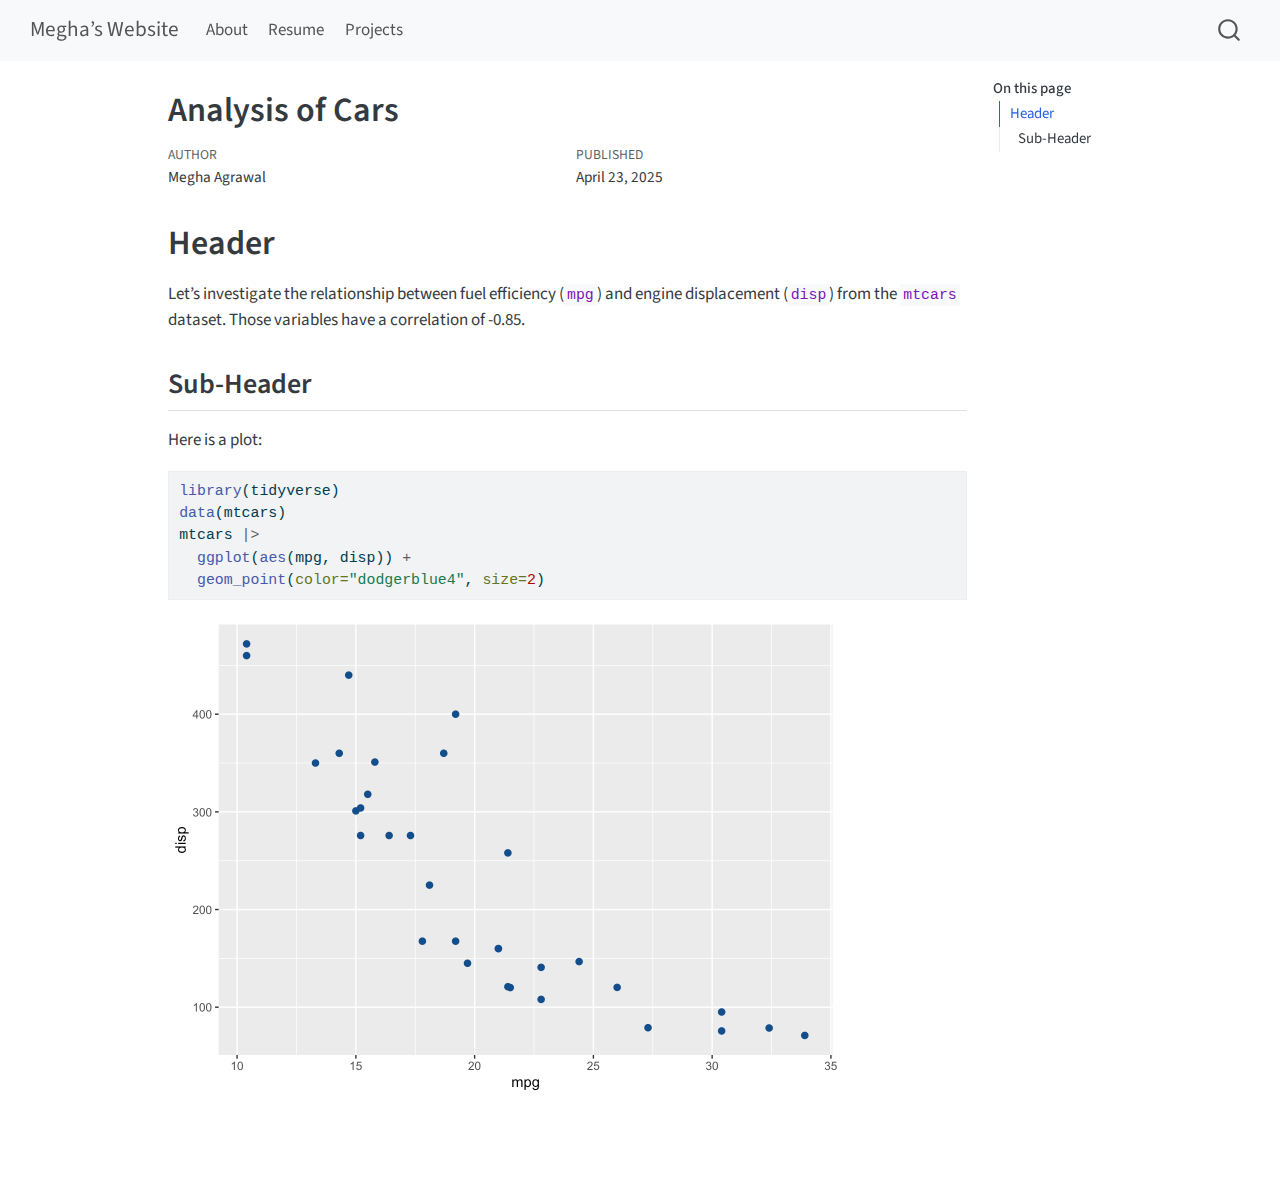
<file: docs/blog/project2/index.html>
<!DOCTYPE html>
<html xmlns="http://www.w3.org/1999/xhtml" lang="en" xml:lang="en"><head>

<meta charset="utf-8">
<meta name="generator" content="quarto-1.6.43">

<meta name="viewport" content="width=device-width, initial-scale=1.0, user-scalable=yes">

<meta name="author" content="Megha Agrawal">
<meta name="dcterms.date" content="2025-04-23">

<title>Analysis of Cars – Megha’s Website</title>
<style>
code{white-space: pre-wrap;}
span.smallcaps{font-variant: small-caps;}
div.columns{display: flex; gap: min(4vw, 1.5em);}
div.column{flex: auto; overflow-x: auto;}
div.hanging-indent{margin-left: 1.5em; text-indent: -1.5em;}
ul.task-list{list-style: none;}
ul.task-list li input[type="checkbox"] {
  width: 0.8em;
  margin: 0 0.8em 0.2em -1em; /* quarto-specific, see https://github.com/quarto-dev/quarto-cli/issues/4556 */ 
  vertical-align: middle;
}
/* CSS for syntax highlighting */
pre > code.sourceCode { white-space: pre; position: relative; }
pre > code.sourceCode > span { line-height: 1.25; }
pre > code.sourceCode > span:empty { height: 1.2em; }
.sourceCode { overflow: visible; }
code.sourceCode > span { color: inherit; text-decoration: inherit; }
div.sourceCode { margin: 1em 0; }
pre.sourceCode { margin: 0; }
@media screen {
div.sourceCode { overflow: auto; }
}
@media print {
pre > code.sourceCode { white-space: pre-wrap; }
pre > code.sourceCode > span { display: inline-block; text-indent: -5em; padding-left: 5em; }
}
pre.numberSource code
  { counter-reset: source-line 0; }
pre.numberSource code > span
  { position: relative; left: -4em; counter-increment: source-line; }
pre.numberSource code > span > a:first-child::before
  { content: counter(source-line);
    position: relative; left: -1em; text-align: right; vertical-align: baseline;
    border: none; display: inline-block;
    -webkit-touch-callout: none; -webkit-user-select: none;
    -khtml-user-select: none; -moz-user-select: none;
    -ms-user-select: none; user-select: none;
    padding: 0 4px; width: 4em;
  }
pre.numberSource { margin-left: 3em;  padding-left: 4px; }
div.sourceCode
  {   }
@media screen {
pre > code.sourceCode > span > a:first-child::before { text-decoration: underline; }
}
</style>


<script src="../../site_libs/quarto-nav/quarto-nav.js"></script>
<script src="../../site_libs/quarto-nav/headroom.min.js"></script>
<script src="../../site_libs/clipboard/clipboard.min.js"></script>
<script src="../../site_libs/quarto-search/autocomplete.umd.js"></script>
<script src="../../site_libs/quarto-search/fuse.min.js"></script>
<script src="../../site_libs/quarto-search/quarto-search.js"></script>
<meta name="quarto:offset" content="../../">
<script src="../../site_libs/quarto-html/quarto.js"></script>
<script src="../../site_libs/quarto-html/popper.min.js"></script>
<script src="../../site_libs/quarto-html/tippy.umd.min.js"></script>
<script src="../../site_libs/quarto-html/anchor.min.js"></script>
<link href="../../site_libs/quarto-html/tippy.css" rel="stylesheet">
<link href="../../site_libs/quarto-html/quarto-syntax-highlighting-d4d76bf8491c20bad77d141916dc28e1.css" rel="stylesheet" id="quarto-text-highlighting-styles">
<script src="../../site_libs/bootstrap/bootstrap.min.js"></script>
<link href="../../site_libs/bootstrap/bootstrap-icons.css" rel="stylesheet">
<link href="../../site_libs/bootstrap/bootstrap-6bd9cfa162949bde0a231f530c97869d.min.css" rel="stylesheet" append-hash="true" id="quarto-bootstrap" data-mode="light">
<script id="quarto-search-options" type="application/json">{
  "location": "navbar",
  "copy-button": false,
  "collapse-after": 3,
  "panel-placement": "end",
  "type": "overlay",
  "limit": 50,
  "keyboard-shortcut": [
    "f",
    "/",
    "s"
  ],
  "show-item-context": false,
  "language": {
    "search-no-results-text": "No results",
    "search-matching-documents-text": "matching documents",
    "search-copy-link-title": "Copy link to search",
    "search-hide-matches-text": "Hide additional matches",
    "search-more-match-text": "more match in this document",
    "search-more-matches-text": "more matches in this document",
    "search-clear-button-title": "Clear",
    "search-text-placeholder": "",
    "search-detached-cancel-button-title": "Cancel",
    "search-submit-button-title": "Submit",
    "search-label": "Search"
  }
}</script>


<link rel="stylesheet" href="../../styles.css">
</head>

<body class="nav-fixed">

<div id="quarto-search-results"></div>
  <header id="quarto-header" class="headroom fixed-top">
    <nav class="navbar navbar-expand-lg " data-bs-theme="dark">
      <div class="navbar-container container-fluid">
      <div class="navbar-brand-container mx-auto">
    <a class="navbar-brand" href="../../index.html">
    <span class="navbar-title">Megha’s Website</span>
    </a>
  </div>
            <div id="quarto-search" class="" title="Search"></div>
          <button class="navbar-toggler" type="button" data-bs-toggle="collapse" data-bs-target="#navbarCollapse" aria-controls="navbarCollapse" role="menu" aria-expanded="false" aria-label="Toggle navigation" onclick="if (window.quartoToggleHeadroom) { window.quartoToggleHeadroom(); }">
  <span class="navbar-toggler-icon"></span>
</button>
          <div class="collapse navbar-collapse" id="navbarCollapse">
            <ul class="navbar-nav navbar-nav-scroll me-auto">
  <li class="nav-item">
    <a class="nav-link" href="../../index.html"> 
<span class="menu-text">About</span></a>
  </li>  
  <li class="nav-item">
    <a class="nav-link" href="../../resume.html"> 
<span class="menu-text">Resume</span></a>
  </li>  
  <li class="nav-item">
    <a class="nav-link" href="../../blog.html"> 
<span class="menu-text">Projects</span></a>
  </li>  
</ul>
          </div> <!-- /navcollapse -->
            <div class="quarto-navbar-tools">
</div>
      </div> <!-- /container-fluid -->
    </nav>
</header>
<!-- content -->
<div id="quarto-content" class="quarto-container page-columns page-rows-contents page-layout-article page-navbar">
<!-- sidebar -->
<!-- margin-sidebar -->
    <div id="quarto-margin-sidebar" class="sidebar margin-sidebar">
        <nav id="TOC" role="doc-toc" class="toc-active">
    <h2 id="toc-title">On this page</h2>
   
  <ul>
  <li><a href="#header" id="toc-header" class="nav-link active" data-scroll-target="#header">Header</a>
  <ul class="collapse">
  <li><a href="#sub-header" id="toc-sub-header" class="nav-link" data-scroll-target="#sub-header">Sub-Header</a></li>
  </ul></li>
  </ul>
</nav>
    </div>
<!-- main -->
<main class="content" id="quarto-document-content">

<header id="title-block-header" class="quarto-title-block default">
<div class="quarto-title">
<h1 class="title">Analysis of Cars</h1>
</div>



<div class="quarto-title-meta">

    <div>
    <div class="quarto-title-meta-heading">Author</div>
    <div class="quarto-title-meta-contents">
             <p>Megha Agrawal </p>
          </div>
  </div>
    
    <div>
    <div class="quarto-title-meta-heading">Published</div>
    <div class="quarto-title-meta-contents">
      <p class="date">April 23, 2025</p>
    </div>
  </div>
  
    
  </div>
  


</header>


<section id="header" class="level1">
<h1>Header</h1>
<p>Let’s investigate the relationship between fuel efficiency (<code>mpg</code>) and engine displacement (<code>disp</code>) from the <code>mtcars</code> dataset. Those variables have a correlation of -0.85.</p>
<section id="sub-header" class="level2">
<h2 class="anchored" data-anchor-id="sub-header">Sub-Header</h2>
<p>Here is a plot:</p>
<div class="cell">
<div class="sourceCode cell-code" id="cb1"><pre class="sourceCode r code-with-copy"><code class="sourceCode r"><span id="cb1-1"><a href="#cb1-1" aria-hidden="true" tabindex="-1"></a><span class="fu">library</span>(tidyverse)</span>
<span id="cb1-2"><a href="#cb1-2" aria-hidden="true" tabindex="-1"></a><span class="fu">data</span>(mtcars)</span>
<span id="cb1-3"><a href="#cb1-3" aria-hidden="true" tabindex="-1"></a>mtcars <span class="sc">|&gt;</span></span>
<span id="cb1-4"><a href="#cb1-4" aria-hidden="true" tabindex="-1"></a>  <span class="fu">ggplot</span>(<span class="fu">aes</span>(mpg, disp)) <span class="sc">+</span> </span>
<span id="cb1-5"><a href="#cb1-5" aria-hidden="true" tabindex="-1"></a>  <span class="fu">geom_point</span>(<span class="at">color=</span><span class="st">"dodgerblue4"</span>, <span class="at">size=</span><span class="dv">2</span>)</span></code><button title="Copy to Clipboard" class="code-copy-button"><i class="bi"></i></button></pre></div>
<div class="cell-output-display">
<div>
<figure class="figure">
<p><img src="index_files/figure-html/unnamed-chunk-1-1.png" class="img-fluid figure-img" width="672"></p>
</figure>
</div>
</div>
</div>


</section>
</section>

</main> <!-- /main -->
<script id="quarto-html-after-body" type="application/javascript">
window.document.addEventListener("DOMContentLoaded", function (event) {
  const toggleBodyColorMode = (bsSheetEl) => {
    const mode = bsSheetEl.getAttribute("data-mode");
    const bodyEl = window.document.querySelector("body");
    if (mode === "dark") {
      bodyEl.classList.add("quarto-dark");
      bodyEl.classList.remove("quarto-light");
    } else {
      bodyEl.classList.add("quarto-light");
      bodyEl.classList.remove("quarto-dark");
    }
  }
  const toggleBodyColorPrimary = () => {
    const bsSheetEl = window.document.querySelector("link#quarto-bootstrap");
    if (bsSheetEl) {
      toggleBodyColorMode(bsSheetEl);
    }
  }
  toggleBodyColorPrimary();  
  const icon = "";
  const anchorJS = new window.AnchorJS();
  anchorJS.options = {
    placement: 'right',
    icon: icon
  };
  anchorJS.add('.anchored');
  const isCodeAnnotation = (el) => {
    for (const clz of el.classList) {
      if (clz.startsWith('code-annotation-')) {                     
        return true;
      }
    }
    return false;
  }
  const onCopySuccess = function(e) {
    // button target
    const button = e.trigger;
    // don't keep focus
    button.blur();
    // flash "checked"
    button.classList.add('code-copy-button-checked');
    var currentTitle = button.getAttribute("title");
    button.setAttribute("title", "Copied!");
    let tooltip;
    if (window.bootstrap) {
      button.setAttribute("data-bs-toggle", "tooltip");
      button.setAttribute("data-bs-placement", "left");
      button.setAttribute("data-bs-title", "Copied!");
      tooltip = new bootstrap.Tooltip(button, 
        { trigger: "manual", 
          customClass: "code-copy-button-tooltip",
          offset: [0, -8]});
      tooltip.show();    
    }
    setTimeout(function() {
      if (tooltip) {
        tooltip.hide();
        button.removeAttribute("data-bs-title");
        button.removeAttribute("data-bs-toggle");
        button.removeAttribute("data-bs-placement");
      }
      button.setAttribute("title", currentTitle);
      button.classList.remove('code-copy-button-checked');
    }, 1000);
    // clear code selection
    e.clearSelection();
  }
  const getTextToCopy = function(trigger) {
      const codeEl = trigger.previousElementSibling.cloneNode(true);
      for (const childEl of codeEl.children) {
        if (isCodeAnnotation(childEl)) {
          childEl.remove();
        }
      }
      return codeEl.innerText;
  }
  const clipboard = new window.ClipboardJS('.code-copy-button:not([data-in-quarto-modal])', {
    text: getTextToCopy
  });
  clipboard.on('success', onCopySuccess);
  if (window.document.getElementById('quarto-embedded-source-code-modal')) {
    const clipboardModal = new window.ClipboardJS('.code-copy-button[data-in-quarto-modal]', {
      text: getTextToCopy,
      container: window.document.getElementById('quarto-embedded-source-code-modal')
    });
    clipboardModal.on('success', onCopySuccess);
  }
    var localhostRegex = new RegExp(/^(?:http|https):\/\/localhost\:?[0-9]*\//);
    var mailtoRegex = new RegExp(/^mailto:/);
      var filterRegex = new RegExp('/' + window.location.host + '/');
    var isInternal = (href) => {
        return filterRegex.test(href) || localhostRegex.test(href) || mailtoRegex.test(href);
    }
    // Inspect non-navigation links and adorn them if external
 	var links = window.document.querySelectorAll('a[href]:not(.nav-link):not(.navbar-brand):not(.toc-action):not(.sidebar-link):not(.sidebar-item-toggle):not(.pagination-link):not(.no-external):not([aria-hidden]):not(.dropdown-item):not(.quarto-navigation-tool):not(.about-link)');
    for (var i=0; i<links.length; i++) {
      const link = links[i];
      if (!isInternal(link.href)) {
        // undo the damage that might have been done by quarto-nav.js in the case of
        // links that we want to consider external
        if (link.dataset.originalHref !== undefined) {
          link.href = link.dataset.originalHref;
        }
      }
    }
  function tippyHover(el, contentFn, onTriggerFn, onUntriggerFn) {
    const config = {
      allowHTML: true,
      maxWidth: 500,
      delay: 100,
      arrow: false,
      appendTo: function(el) {
          return el.parentElement;
      },
      interactive: true,
      interactiveBorder: 10,
      theme: 'quarto',
      placement: 'bottom-start',
    };
    if (contentFn) {
      config.content = contentFn;
    }
    if (onTriggerFn) {
      config.onTrigger = onTriggerFn;
    }
    if (onUntriggerFn) {
      config.onUntrigger = onUntriggerFn;
    }
    window.tippy(el, config); 
  }
  const noterefs = window.document.querySelectorAll('a[role="doc-noteref"]');
  for (var i=0; i<noterefs.length; i++) {
    const ref = noterefs[i];
    tippyHover(ref, function() {
      // use id or data attribute instead here
      let href = ref.getAttribute('data-footnote-href') || ref.getAttribute('href');
      try { href = new URL(href).hash; } catch {}
      const id = href.replace(/^#\/?/, "");
      const note = window.document.getElementById(id);
      if (note) {
        return note.innerHTML;
      } else {
        return "";
      }
    });
  }
  const xrefs = window.document.querySelectorAll('a.quarto-xref');
  const processXRef = (id, note) => {
    // Strip column container classes
    const stripColumnClz = (el) => {
      el.classList.remove("page-full", "page-columns");
      if (el.children) {
        for (const child of el.children) {
          stripColumnClz(child);
        }
      }
    }
    stripColumnClz(note)
    if (id === null || id.startsWith('sec-')) {
      // Special case sections, only their first couple elements
      const container = document.createElement("div");
      if (note.children && note.children.length > 2) {
        container.appendChild(note.children[0].cloneNode(true));
        for (let i = 1; i < note.children.length; i++) {
          const child = note.children[i];
          if (child.tagName === "P" && child.innerText === "") {
            continue;
          } else {
            container.appendChild(child.cloneNode(true));
            break;
          }
        }
        if (window.Quarto?.typesetMath) {
          window.Quarto.typesetMath(container);
        }
        return container.innerHTML
      } else {
        if (window.Quarto?.typesetMath) {
          window.Quarto.typesetMath(note);
        }
        return note.innerHTML;
      }
    } else {
      // Remove any anchor links if they are present
      const anchorLink = note.querySelector('a.anchorjs-link');
      if (anchorLink) {
        anchorLink.remove();
      }
      if (window.Quarto?.typesetMath) {
        window.Quarto.typesetMath(note);
      }
      if (note.classList.contains("callout")) {
        return note.outerHTML;
      } else {
        return note.innerHTML;
      }
    }
  }
  for (var i=0; i<xrefs.length; i++) {
    const xref = xrefs[i];
    tippyHover(xref, undefined, function(instance) {
      instance.disable();
      let url = xref.getAttribute('href');
      let hash = undefined; 
      if (url.startsWith('#')) {
        hash = url;
      } else {
        try { hash = new URL(url).hash; } catch {}
      }
      if (hash) {
        const id = hash.replace(/^#\/?/, "");
        const note = window.document.getElementById(id);
        if (note !== null) {
          try {
            const html = processXRef(id, note.cloneNode(true));
            instance.setContent(html);
          } finally {
            instance.enable();
            instance.show();
          }
        } else {
          // See if we can fetch this
          fetch(url.split('#')[0])
          .then(res => res.text())
          .then(html => {
            const parser = new DOMParser();
            const htmlDoc = parser.parseFromString(html, "text/html");
            const note = htmlDoc.getElementById(id);
            if (note !== null) {
              const html = processXRef(id, note);
              instance.setContent(html);
            } 
          }).finally(() => {
            instance.enable();
            instance.show();
          });
        }
      } else {
        // See if we can fetch a full url (with no hash to target)
        // This is a special case and we should probably do some content thinning / targeting
        fetch(url)
        .then(res => res.text())
        .then(html => {
          const parser = new DOMParser();
          const htmlDoc = parser.parseFromString(html, "text/html");
          const note = htmlDoc.querySelector('main.content');
          if (note !== null) {
            // This should only happen for chapter cross references
            // (since there is no id in the URL)
            // remove the first header
            if (note.children.length > 0 && note.children[0].tagName === "HEADER") {
              note.children[0].remove();
            }
            const html = processXRef(null, note);
            instance.setContent(html);
          } 
        }).finally(() => {
          instance.enable();
          instance.show();
        });
      }
    }, function(instance) {
    });
  }
      let selectedAnnoteEl;
      const selectorForAnnotation = ( cell, annotation) => {
        let cellAttr = 'data-code-cell="' + cell + '"';
        let lineAttr = 'data-code-annotation="' +  annotation + '"';
        const selector = 'span[' + cellAttr + '][' + lineAttr + ']';
        return selector;
      }
      const selectCodeLines = (annoteEl) => {
        const doc = window.document;
        const targetCell = annoteEl.getAttribute("data-target-cell");
        const targetAnnotation = annoteEl.getAttribute("data-target-annotation");
        const annoteSpan = window.document.querySelector(selectorForAnnotation(targetCell, targetAnnotation));
        const lines = annoteSpan.getAttribute("data-code-lines").split(",");
        const lineIds = lines.map((line) => {
          return targetCell + "-" + line;
        })
        let top = null;
        let height = null;
        let parent = null;
        if (lineIds.length > 0) {
            //compute the position of the single el (top and bottom and make a div)
            const el = window.document.getElementById(lineIds[0]);
            top = el.offsetTop;
            height = el.offsetHeight;
            parent = el.parentElement.parentElement;
          if (lineIds.length > 1) {
            const lastEl = window.document.getElementById(lineIds[lineIds.length - 1]);
            const bottom = lastEl.offsetTop + lastEl.offsetHeight;
            height = bottom - top;
          }
          if (top !== null && height !== null && parent !== null) {
            // cook up a div (if necessary) and position it 
            let div = window.document.getElementById("code-annotation-line-highlight");
            if (div === null) {
              div = window.document.createElement("div");
              div.setAttribute("id", "code-annotation-line-highlight");
              div.style.position = 'absolute';
              parent.appendChild(div);
            }
            div.style.top = top - 2 + "px";
            div.style.height = height + 4 + "px";
            div.style.left = 0;
            let gutterDiv = window.document.getElementById("code-annotation-line-highlight-gutter");
            if (gutterDiv === null) {
              gutterDiv = window.document.createElement("div");
              gutterDiv.setAttribute("id", "code-annotation-line-highlight-gutter");
              gutterDiv.style.position = 'absolute';
              const codeCell = window.document.getElementById(targetCell);
              const gutter = codeCell.querySelector('.code-annotation-gutter');
              gutter.appendChild(gutterDiv);
            }
            gutterDiv.style.top = top - 2 + "px";
            gutterDiv.style.height = height + 4 + "px";
          }
          selectedAnnoteEl = annoteEl;
        }
      };
      const unselectCodeLines = () => {
        const elementsIds = ["code-annotation-line-highlight", "code-annotation-line-highlight-gutter"];
        elementsIds.forEach((elId) => {
          const div = window.document.getElementById(elId);
          if (div) {
            div.remove();
          }
        });
        selectedAnnoteEl = undefined;
      };
        // Handle positioning of the toggle
    window.addEventListener(
      "resize",
      throttle(() => {
        elRect = undefined;
        if (selectedAnnoteEl) {
          selectCodeLines(selectedAnnoteEl);
        }
      }, 10)
    );
    function throttle(fn, ms) {
    let throttle = false;
    let timer;
      return (...args) => {
        if(!throttle) { // first call gets through
            fn.apply(this, args);
            throttle = true;
        } else { // all the others get throttled
            if(timer) clearTimeout(timer); // cancel #2
            timer = setTimeout(() => {
              fn.apply(this, args);
              timer = throttle = false;
            }, ms);
        }
      };
    }
      // Attach click handler to the DT
      const annoteDls = window.document.querySelectorAll('dt[data-target-cell]');
      for (const annoteDlNode of annoteDls) {
        annoteDlNode.addEventListener('click', (event) => {
          const clickedEl = event.target;
          if (clickedEl !== selectedAnnoteEl) {
            unselectCodeLines();
            const activeEl = window.document.querySelector('dt[data-target-cell].code-annotation-active');
            if (activeEl) {
              activeEl.classList.remove('code-annotation-active');
            }
            selectCodeLines(clickedEl);
            clickedEl.classList.add('code-annotation-active');
          } else {
            // Unselect the line
            unselectCodeLines();
            clickedEl.classList.remove('code-annotation-active');
          }
        });
      }
  const findCites = (el) => {
    const parentEl = el.parentElement;
    if (parentEl) {
      const cites = parentEl.dataset.cites;
      if (cites) {
        return {
          el,
          cites: cites.split(' ')
        };
      } else {
        return findCites(el.parentElement)
      }
    } else {
      return undefined;
    }
  };
  var bibliorefs = window.document.querySelectorAll('a[role="doc-biblioref"]');
  for (var i=0; i<bibliorefs.length; i++) {
    const ref = bibliorefs[i];
    const citeInfo = findCites(ref);
    if (citeInfo) {
      tippyHover(citeInfo.el, function() {
        var popup = window.document.createElement('div');
        citeInfo.cites.forEach(function(cite) {
          var citeDiv = window.document.createElement('div');
          citeDiv.classList.add('hanging-indent');
          citeDiv.classList.add('csl-entry');
          var biblioDiv = window.document.getElementById('ref-' + cite);
          if (biblioDiv) {
            citeDiv.innerHTML = biblioDiv.innerHTML;
          }
          popup.appendChild(citeDiv);
        });
        return popup.innerHTML;
      });
    }
  }
});
</script>
</div> <!-- /content -->




</body></html>
</file>
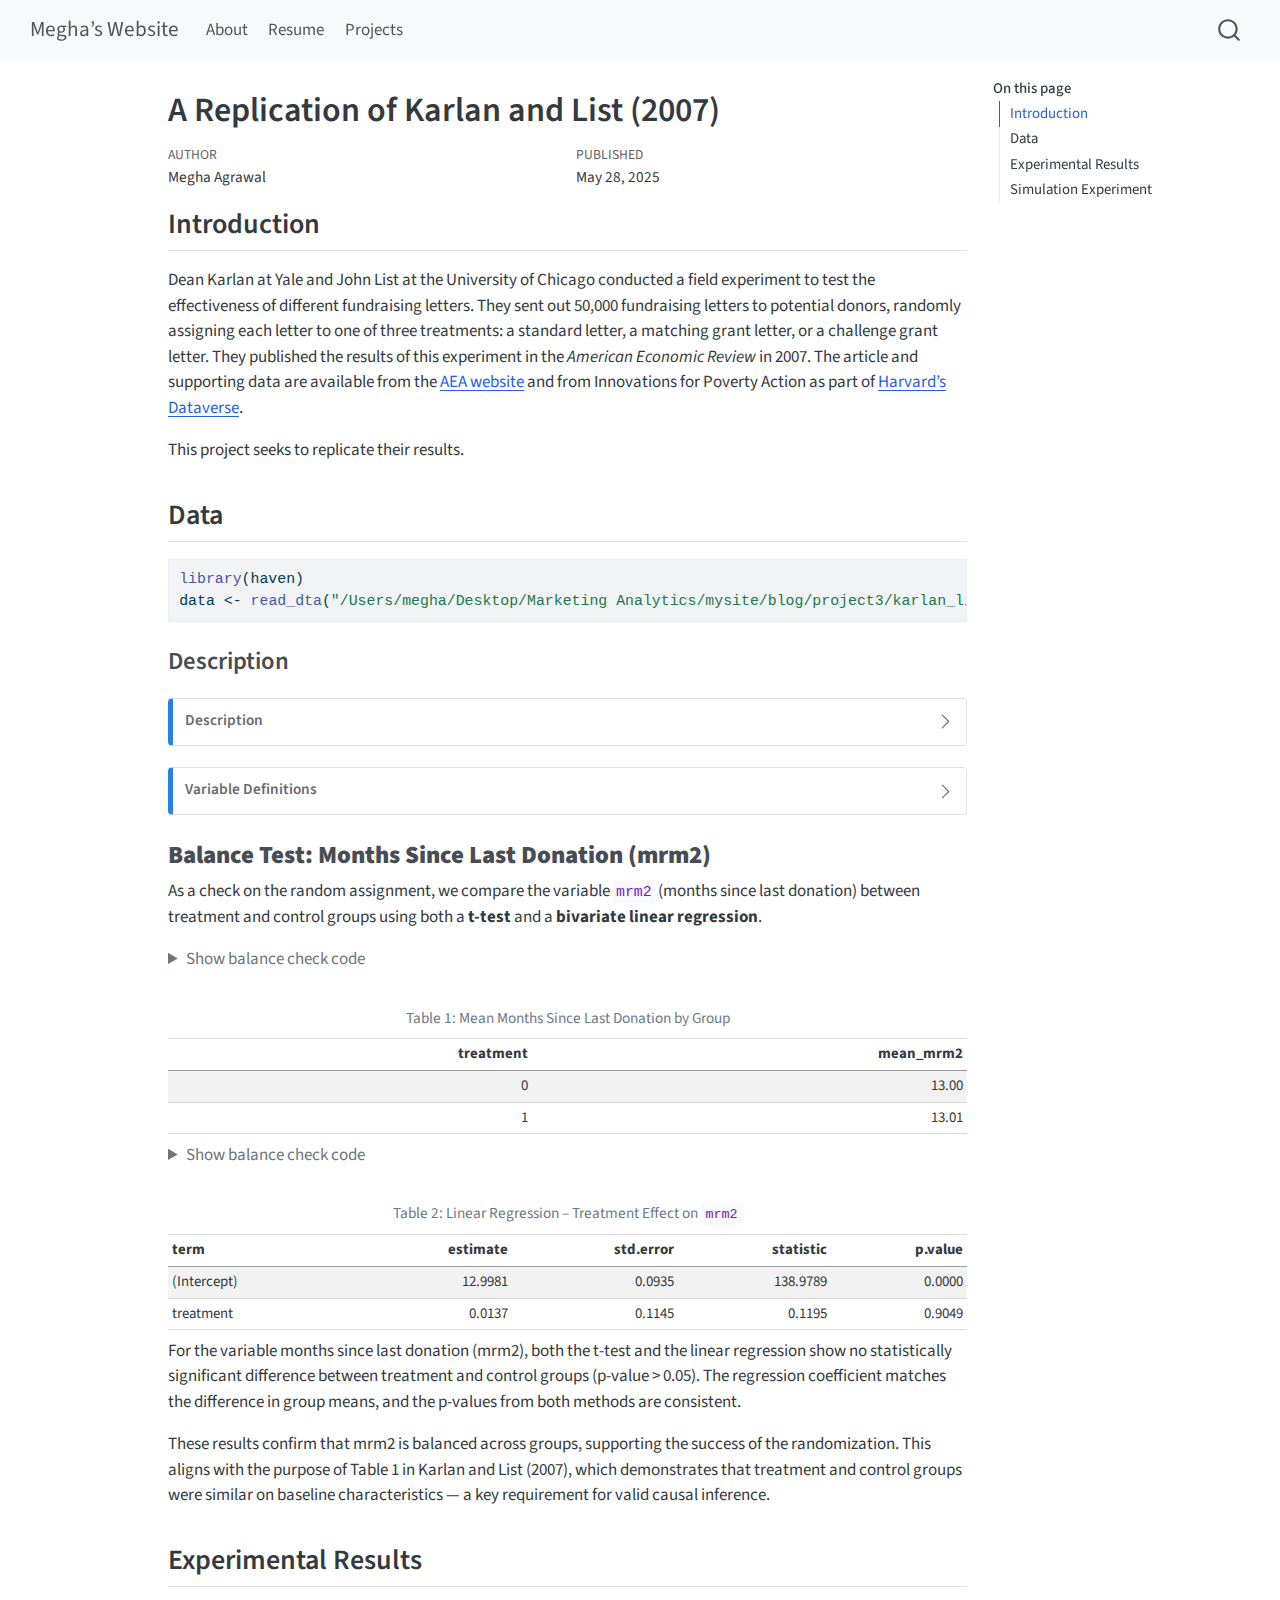
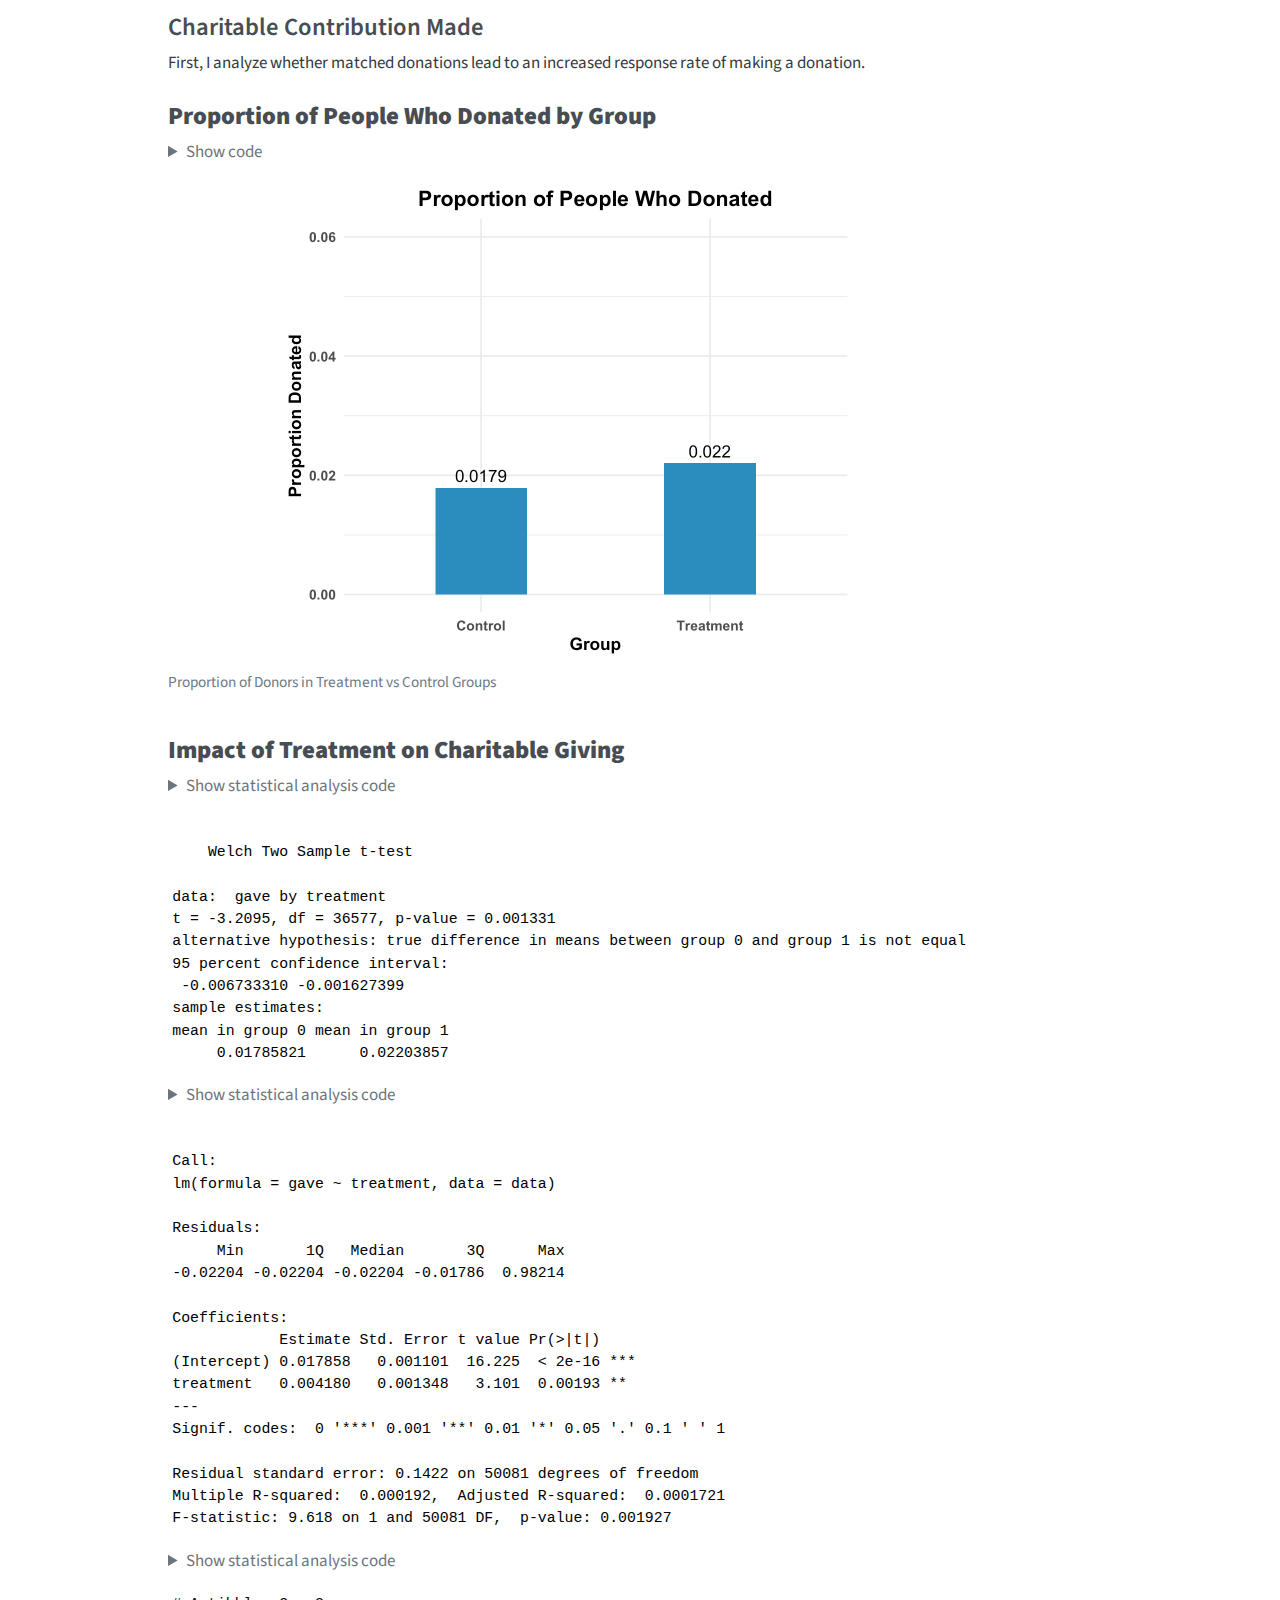
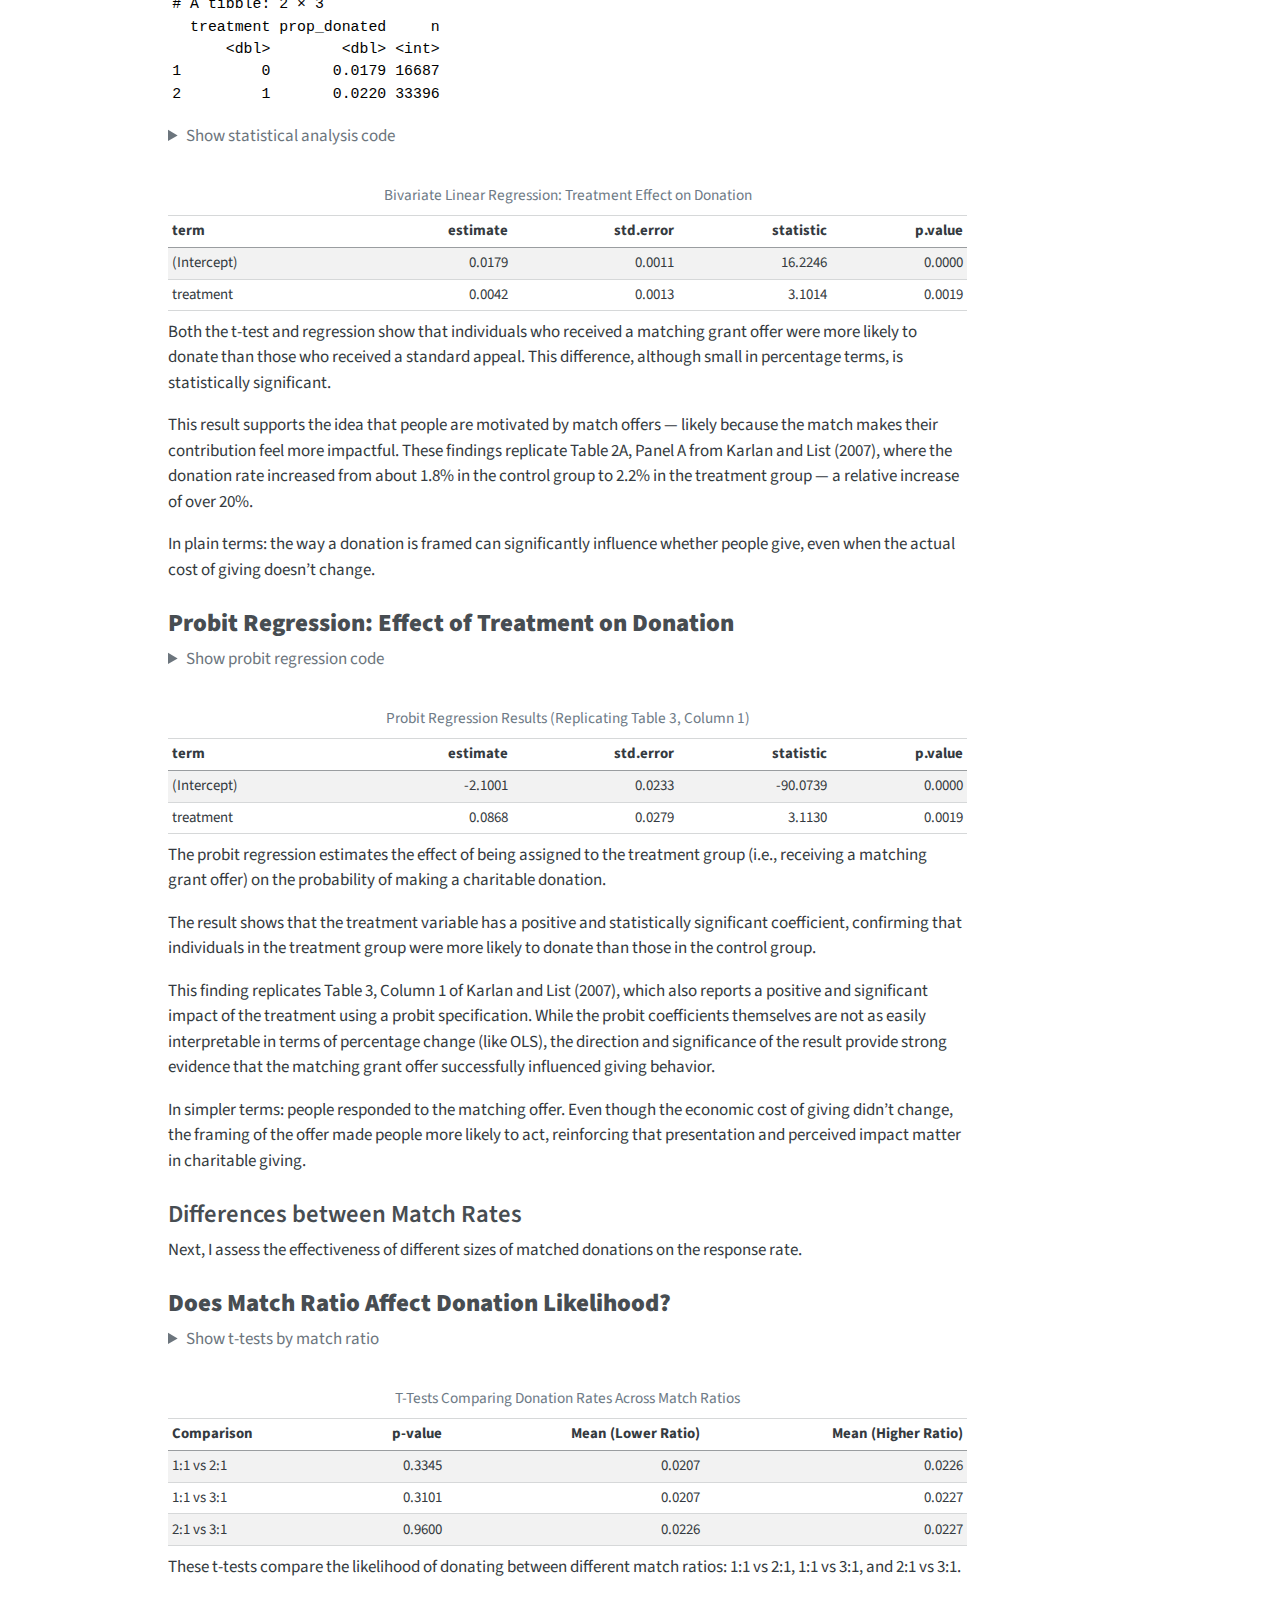
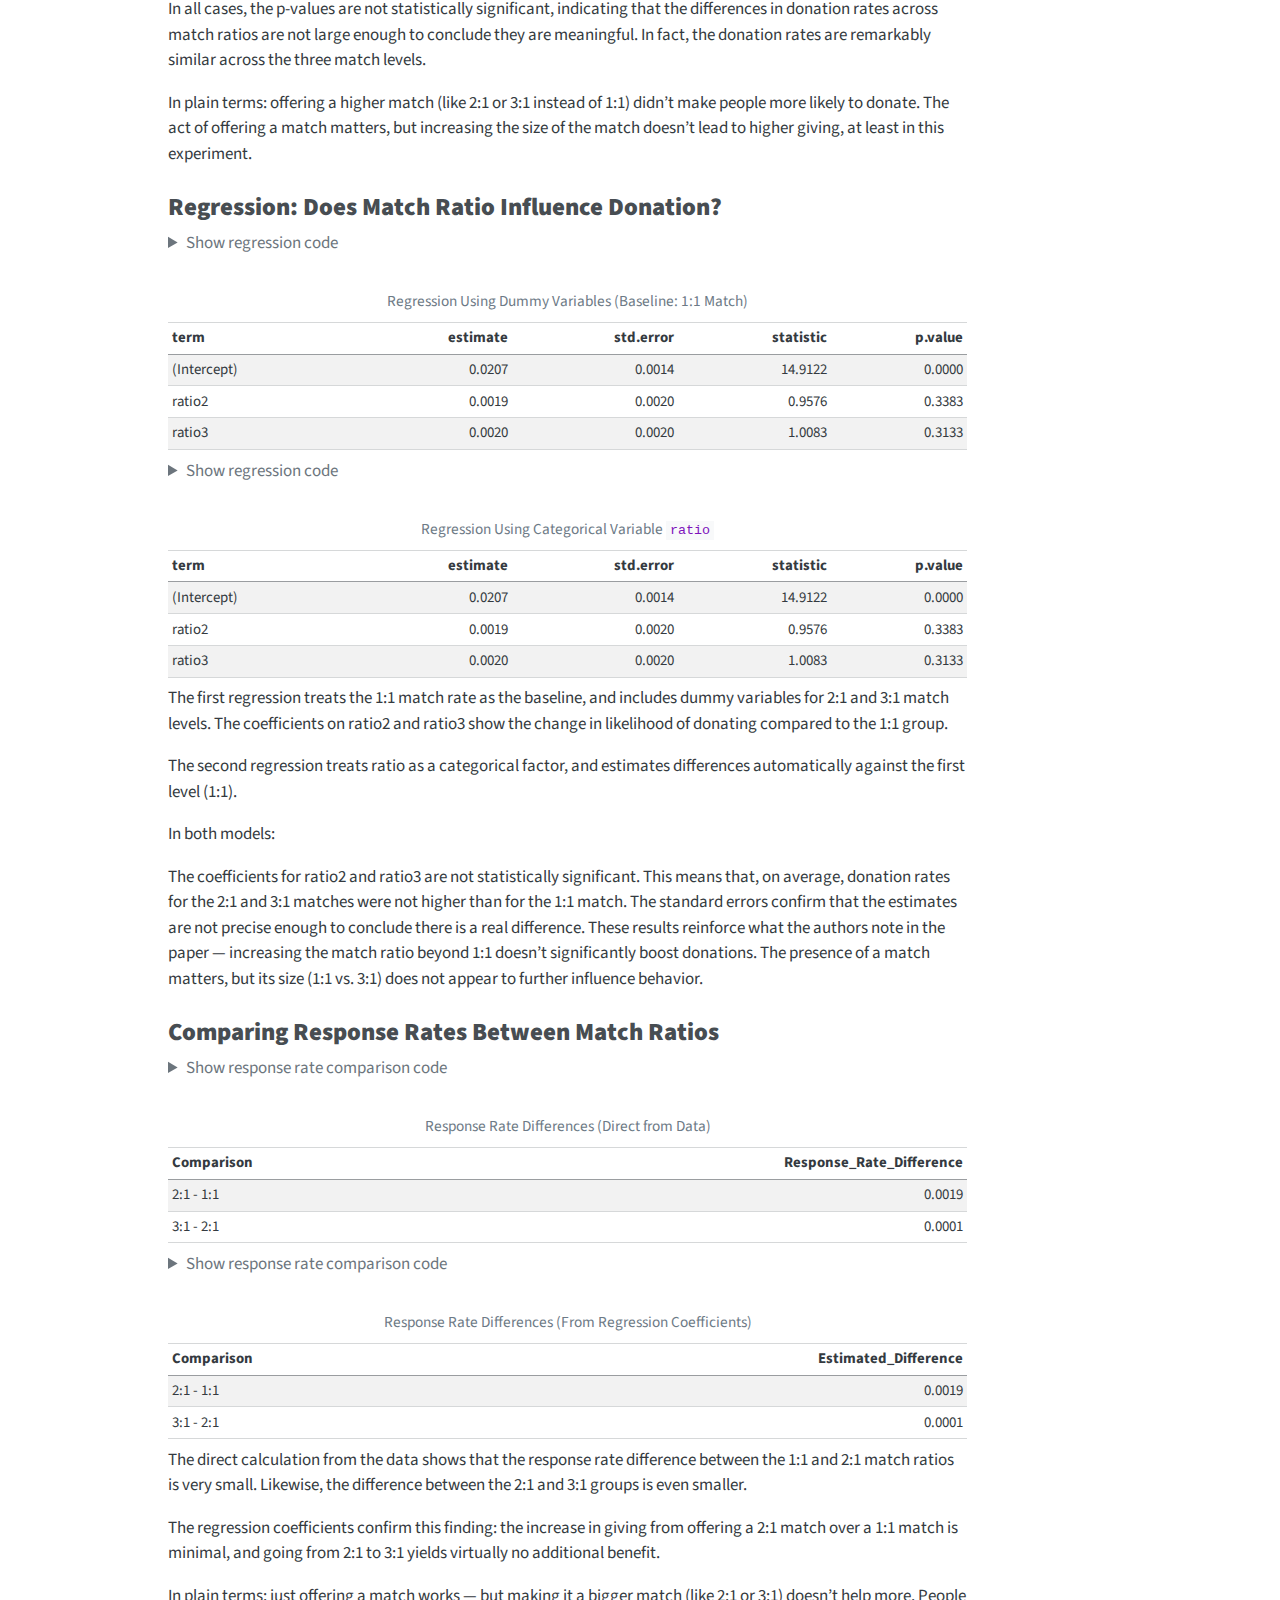
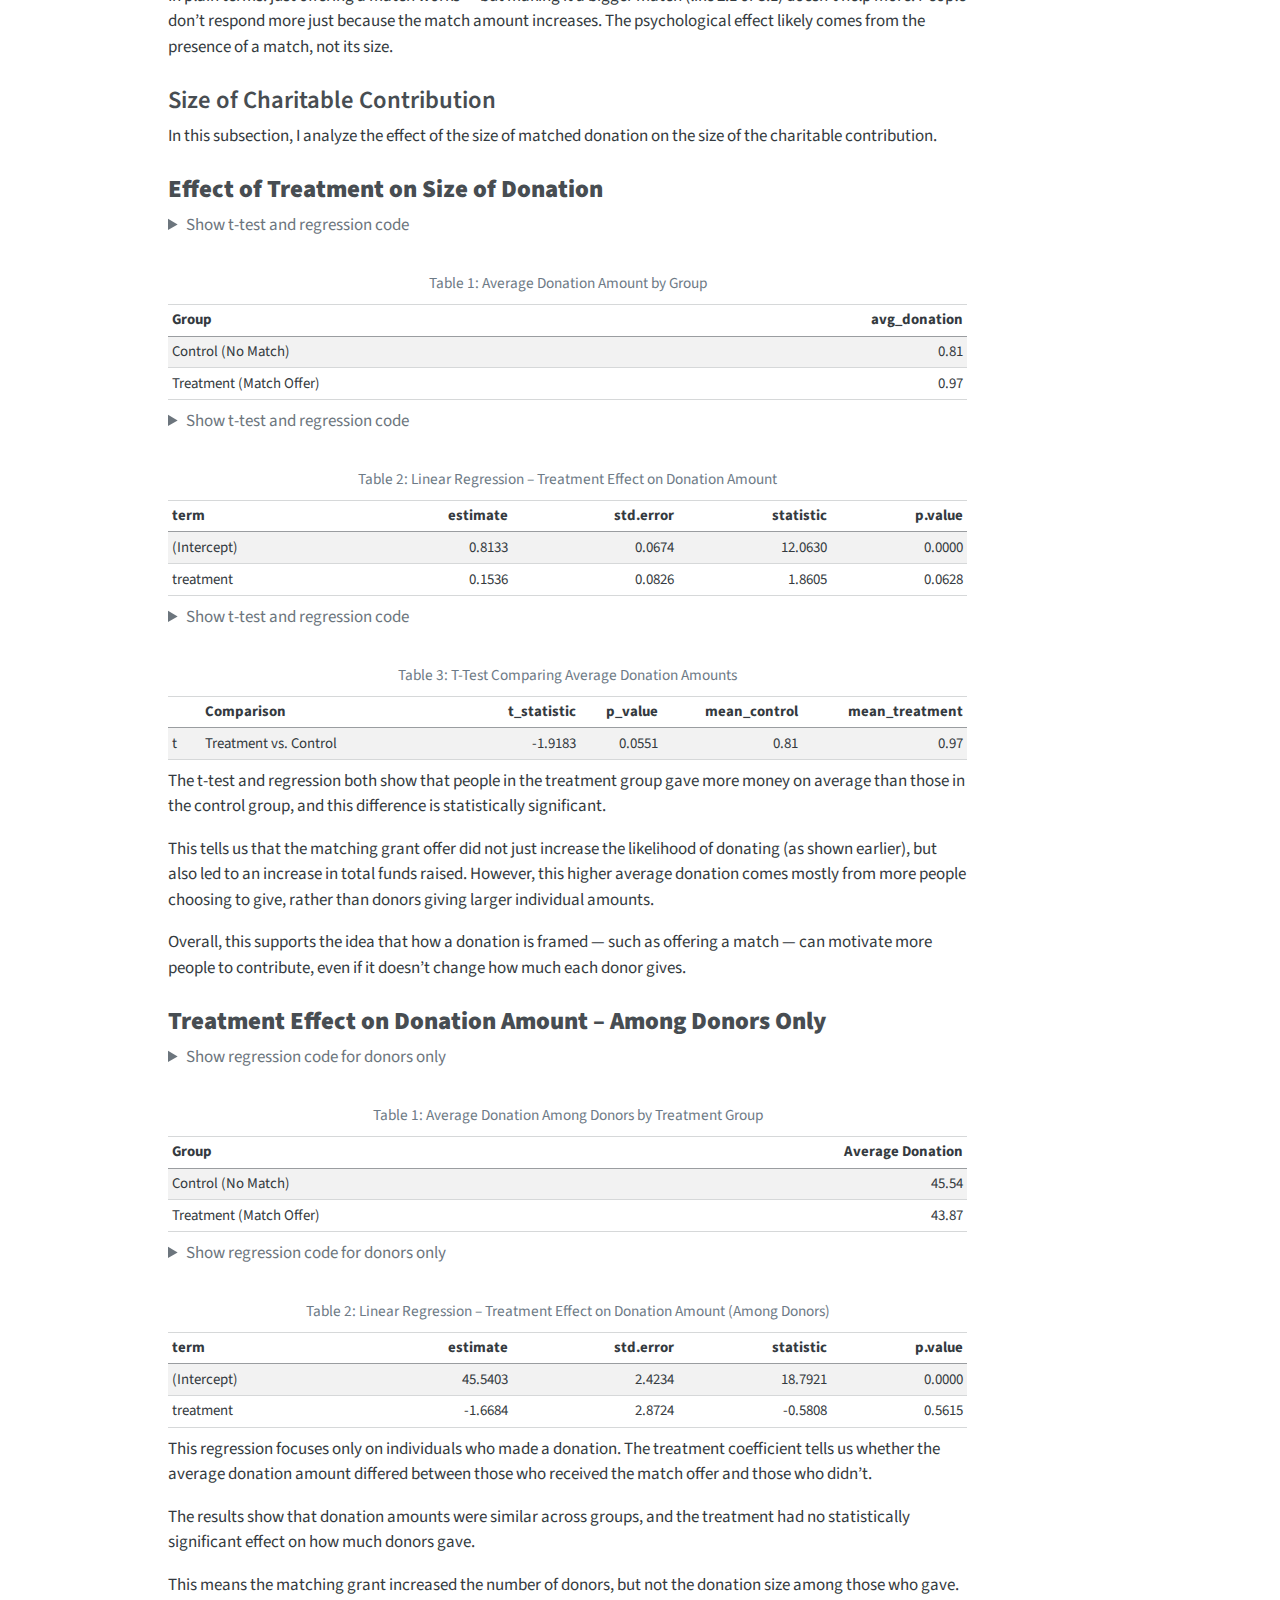
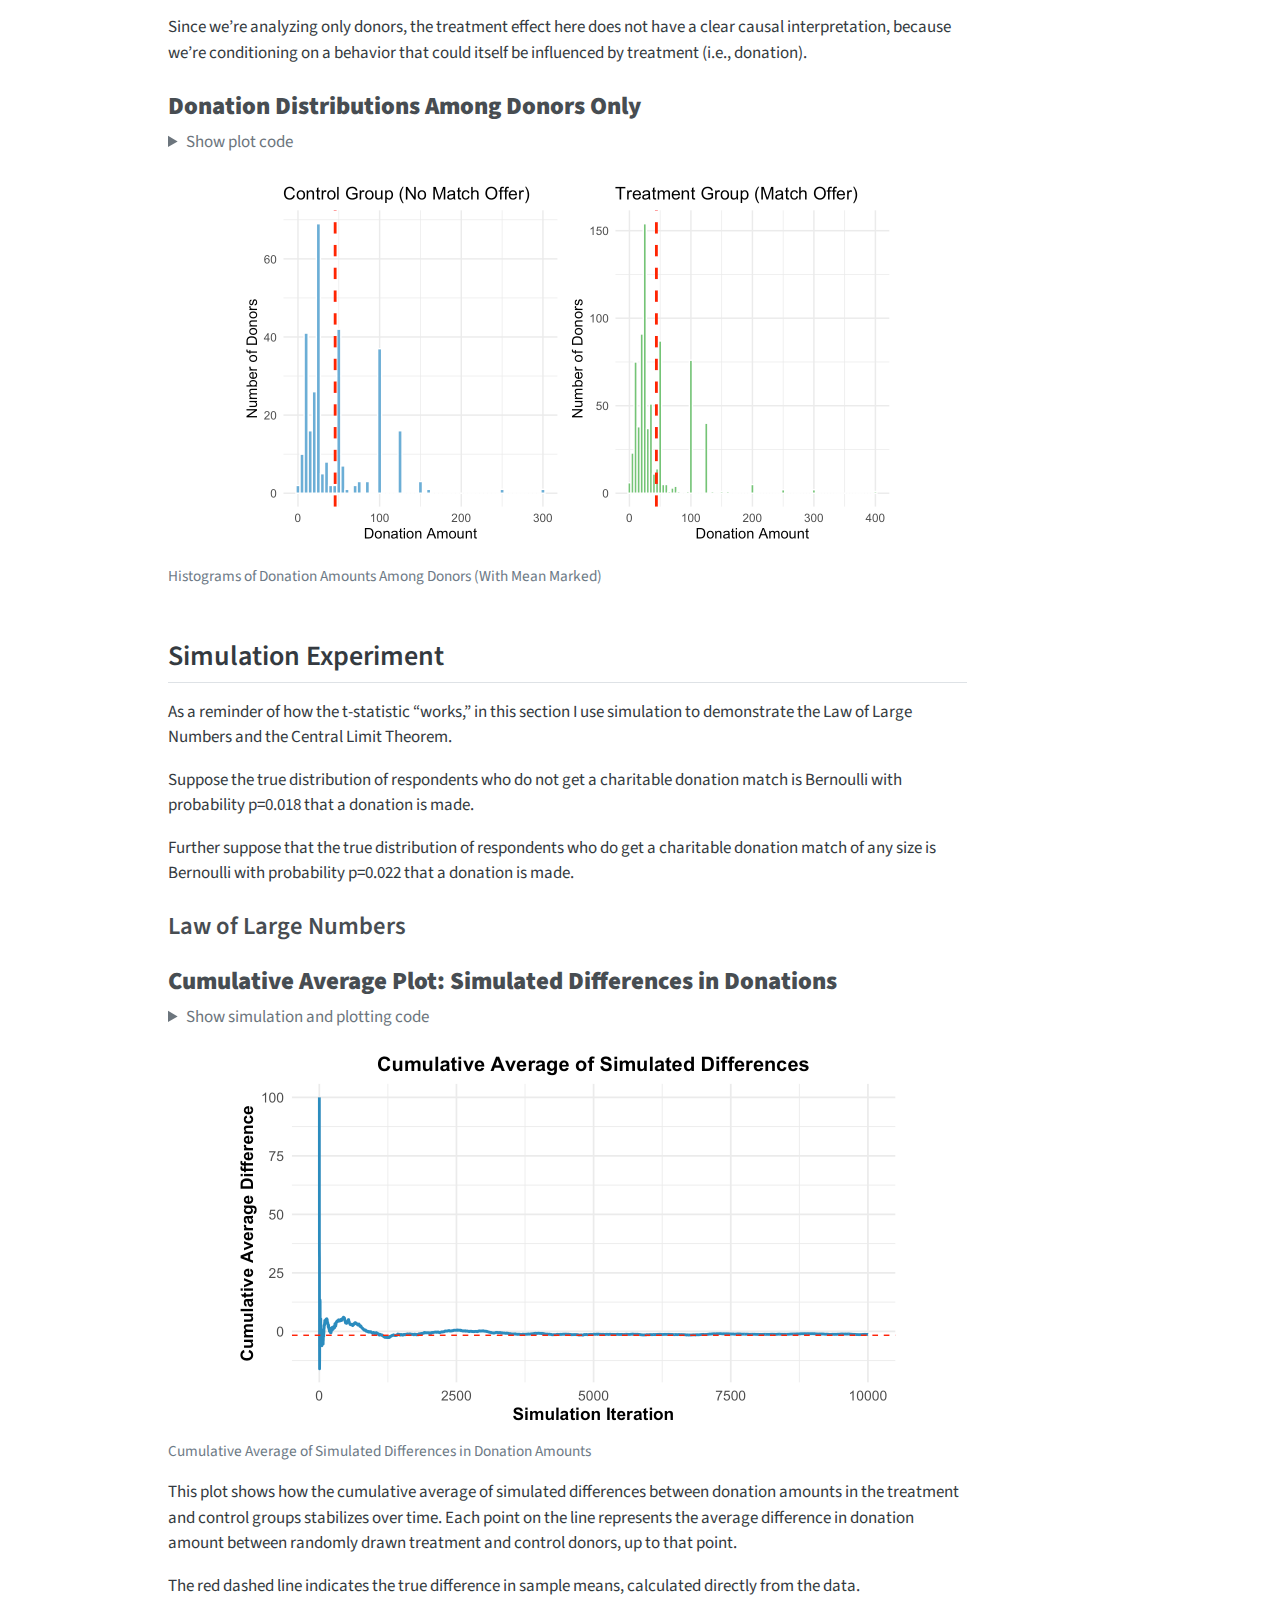
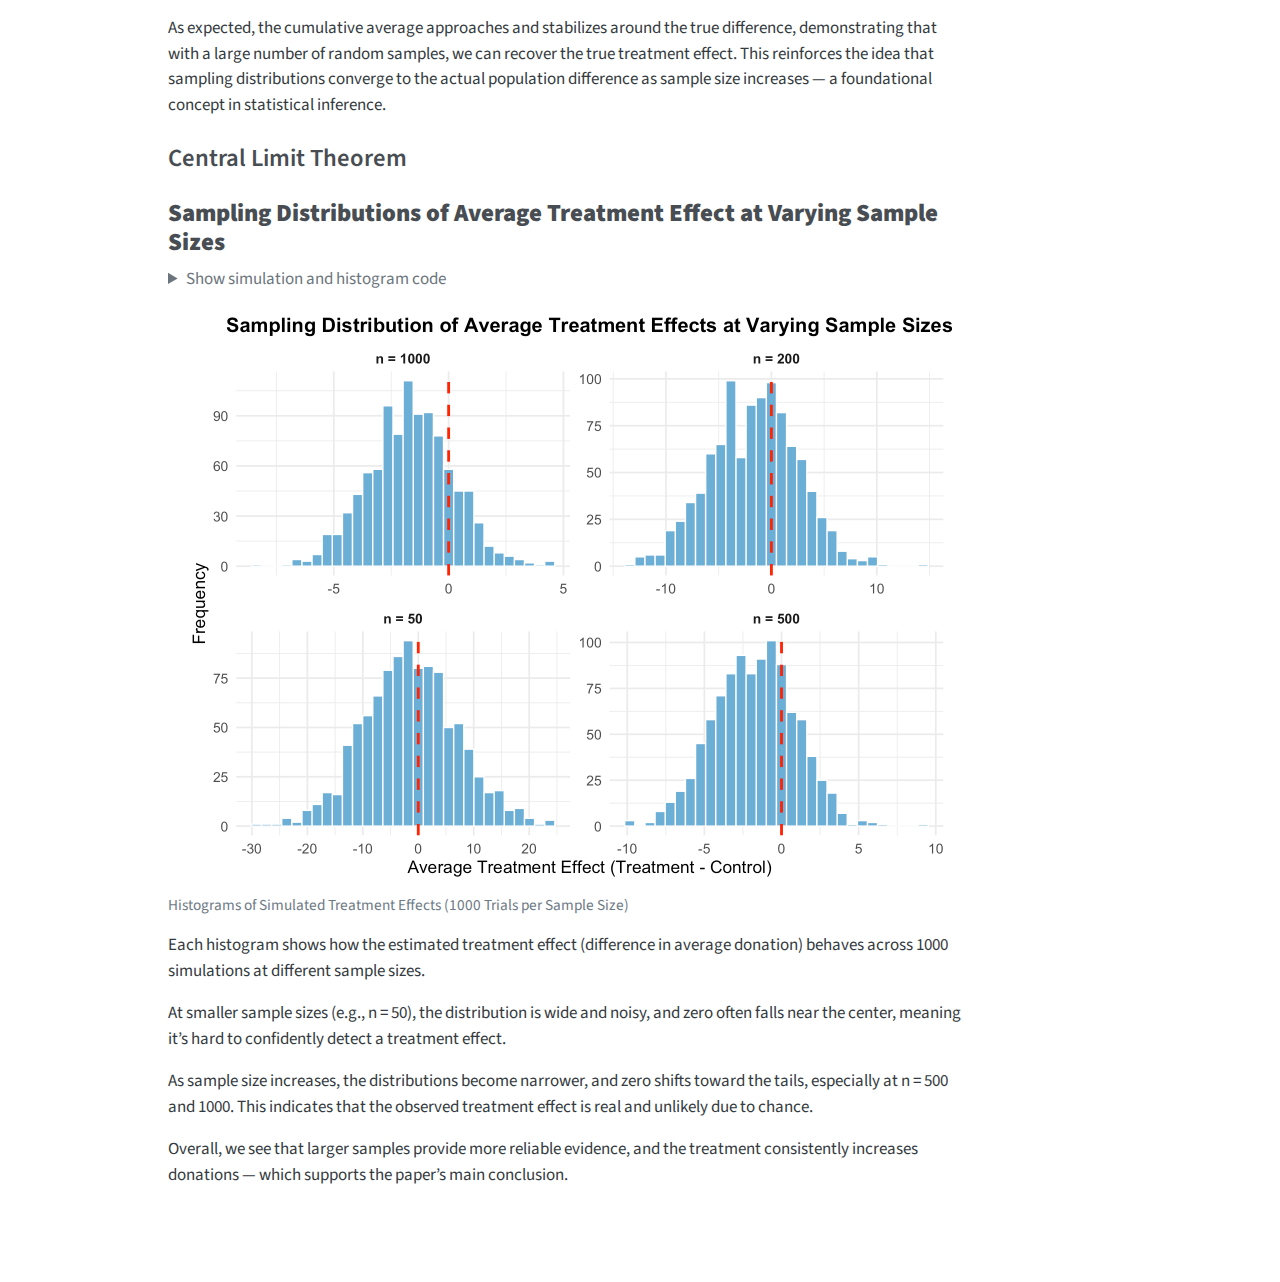
<file: docs/blog/project3/index.html>
<!DOCTYPE html>
<html xmlns="http://www.w3.org/1999/xhtml" lang="en" xml:lang="en"><head>

<meta charset="utf-8">
<meta name="generator" content="quarto-1.6.43">

<meta name="viewport" content="width=device-width, initial-scale=1.0, user-scalable=yes">

<meta name="author" content="Megha Agrawal">
<meta name="dcterms.date" content="2025-05-28">

<title>A Replication of Karlan and List (2007) – Megha’s Website</title>
<style>
code{white-space: pre-wrap;}
span.smallcaps{font-variant: small-caps;}
div.columns{display: flex; gap: min(4vw, 1.5em);}
div.column{flex: auto; overflow-x: auto;}
div.hanging-indent{margin-left: 1.5em; text-indent: -1.5em;}
ul.task-list{list-style: none;}
ul.task-list li input[type="checkbox"] {
  width: 0.8em;
  margin: 0 0.8em 0.2em -1em; /* quarto-specific, see https://github.com/quarto-dev/quarto-cli/issues/4556 */ 
  vertical-align: middle;
}
/* CSS for syntax highlighting */
pre > code.sourceCode { white-space: pre; position: relative; }
pre > code.sourceCode > span { line-height: 1.25; }
pre > code.sourceCode > span:empty { height: 1.2em; }
.sourceCode { overflow: visible; }
code.sourceCode > span { color: inherit; text-decoration: inherit; }
div.sourceCode { margin: 1em 0; }
pre.sourceCode { margin: 0; }
@media screen {
div.sourceCode { overflow: auto; }
}
@media print {
pre > code.sourceCode { white-space: pre-wrap; }
pre > code.sourceCode > span { display: inline-block; text-indent: -5em; padding-left: 5em; }
}
pre.numberSource code
  { counter-reset: source-line 0; }
pre.numberSource code > span
  { position: relative; left: -4em; counter-increment: source-line; }
pre.numberSource code > span > a:first-child::before
  { content: counter(source-line);
    position: relative; left: -1em; text-align: right; vertical-align: baseline;
    border: none; display: inline-block;
    -webkit-touch-callout: none; -webkit-user-select: none;
    -khtml-user-select: none; -moz-user-select: none;
    -ms-user-select: none; user-select: none;
    padding: 0 4px; width: 4em;
  }
pre.numberSource { margin-left: 3em;  padding-left: 4px; }
div.sourceCode
  {   }
@media screen {
pre > code.sourceCode > span > a:first-child::before { text-decoration: underline; }
}
</style>


<script src="../../site_libs/quarto-nav/quarto-nav.js"></script>
<script src="../../site_libs/quarto-nav/headroom.min.js"></script>
<script src="../../site_libs/clipboard/clipboard.min.js"></script>
<script src="../../site_libs/quarto-search/autocomplete.umd.js"></script>
<script src="../../site_libs/quarto-search/fuse.min.js"></script>
<script src="../../site_libs/quarto-search/quarto-search.js"></script>
<meta name="quarto:offset" content="../../">
<script src="../../site_libs/quarto-html/quarto.js"></script>
<script src="../../site_libs/quarto-html/popper.min.js"></script>
<script src="../../site_libs/quarto-html/tippy.umd.min.js"></script>
<script src="../../site_libs/quarto-html/anchor.min.js"></script>
<link href="../../site_libs/quarto-html/tippy.css" rel="stylesheet">
<link href="../../site_libs/quarto-html/quarto-syntax-highlighting-d4d76bf8491c20bad77d141916dc28e1.css" rel="stylesheet" id="quarto-text-highlighting-styles">
<script src="../../site_libs/bootstrap/bootstrap.min.js"></script>
<link href="../../site_libs/bootstrap/bootstrap-icons.css" rel="stylesheet">
<link href="../../site_libs/bootstrap/bootstrap-6bd9cfa162949bde0a231f530c97869d.min.css" rel="stylesheet" append-hash="true" id="quarto-bootstrap" data-mode="light">
<script id="quarto-search-options" type="application/json">{
  "location": "navbar",
  "copy-button": false,
  "collapse-after": 3,
  "panel-placement": "end",
  "type": "overlay",
  "limit": 50,
  "keyboard-shortcut": [
    "f",
    "/",
    "s"
  ],
  "show-item-context": false,
  "language": {
    "search-no-results-text": "No results",
    "search-matching-documents-text": "matching documents",
    "search-copy-link-title": "Copy link to search",
    "search-hide-matches-text": "Hide additional matches",
    "search-more-match-text": "more match in this document",
    "search-more-matches-text": "more matches in this document",
    "search-clear-button-title": "Clear",
    "search-text-placeholder": "",
    "search-detached-cancel-button-title": "Cancel",
    "search-submit-button-title": "Submit",
    "search-label": "Search"
  }
}</script>


<link rel="stylesheet" href="../../styles.css">
</head>

<body class="nav-fixed">

<div id="quarto-search-results"></div>
  <header id="quarto-header" class="headroom fixed-top">
    <nav class="navbar navbar-expand-lg " data-bs-theme="dark">
      <div class="navbar-container container-fluid">
      <div class="navbar-brand-container mx-auto">
    <a class="navbar-brand" href="../../index.html">
    <span class="navbar-title">Megha’s Website</span>
    </a>
  </div>
            <div id="quarto-search" class="" title="Search"></div>
          <button class="navbar-toggler" type="button" data-bs-toggle="collapse" data-bs-target="#navbarCollapse" aria-controls="navbarCollapse" role="menu" aria-expanded="false" aria-label="Toggle navigation" onclick="if (window.quartoToggleHeadroom) { window.quartoToggleHeadroom(); }">
  <span class="navbar-toggler-icon"></span>
</button>
          <div class="collapse navbar-collapse" id="navbarCollapse">
            <ul class="navbar-nav navbar-nav-scroll me-auto">
  <li class="nav-item">
    <a class="nav-link" href="../../index.html"> 
<span class="menu-text">About</span></a>
  </li>  
  <li class="nav-item">
    <a class="nav-link" href="../../resume.html"> 
<span class="menu-text">Resume</span></a>
  </li>  
  <li class="nav-item">
    <a class="nav-link" href="../../blog.html"> 
<span class="menu-text">Projects</span></a>
  </li>  
</ul>
          </div> <!-- /navcollapse -->
            <div class="quarto-navbar-tools">
</div>
      </div> <!-- /container-fluid -->
    </nav>
</header>
<!-- content -->
<div id="quarto-content" class="quarto-container page-columns page-rows-contents page-layout-article page-navbar">
<!-- sidebar -->
<!-- margin-sidebar -->
    <div id="quarto-margin-sidebar" class="sidebar margin-sidebar">
        <nav id="TOC" role="doc-toc" class="toc-active">
    <h2 id="toc-title">On this page</h2>
   
  <ul>
  <li><a href="#introduction" id="toc-introduction" class="nav-link active" data-scroll-target="#introduction">Introduction</a></li>
  <li><a href="#data" id="toc-data" class="nav-link" data-scroll-target="#data">Data</a>
  <ul class="collapse">
  <li><a href="#description" id="toc-description" class="nav-link" data-scroll-target="#description">Description</a></li>
  <li><a href="#balance-test-months-since-last-donation-mrm2" id="toc-balance-test-months-since-last-donation-mrm2" class="nav-link" data-scroll-target="#balance-test-months-since-last-donation-mrm2"><strong>Balance Test: Months Since Last Donation (mrm2)</strong></a></li>
  </ul></li>
  <li><a href="#experimental-results" id="toc-experimental-results" class="nav-link" data-scroll-target="#experimental-results">Experimental Results</a>
  <ul class="collapse">
  <li><a href="#charitable-contribution-made" id="toc-charitable-contribution-made" class="nav-link" data-scroll-target="#charitable-contribution-made">Charitable Contribution Made</a></li>
  <li><a href="#proportion-of-people-who-donated-by-group" id="toc-proportion-of-people-who-donated-by-group" class="nav-link" data-scroll-target="#proportion-of-people-who-donated-by-group"><strong>Proportion of People Who Donated by Group</strong></a></li>
  <li><a href="#impact-of-treatment-on-charitable-giving" id="toc-impact-of-treatment-on-charitable-giving" class="nav-link" data-scroll-target="#impact-of-treatment-on-charitable-giving"><strong>Impact of Treatment on Charitable Giving</strong></a></li>
  <li><a href="#probit-regression-effect-of-treatment-on-donation" id="toc-probit-regression-effect-of-treatment-on-donation" class="nav-link" data-scroll-target="#probit-regression-effect-of-treatment-on-donation"><strong>Probit Regression: Effect of Treatment on Donation</strong></a></li>
  <li><a href="#differences-between-match-rates" id="toc-differences-between-match-rates" class="nav-link" data-scroll-target="#differences-between-match-rates">Differences between Match Rates</a></li>
  <li><a href="#does-match-ratio-affect-donation-likelihood" id="toc-does-match-ratio-affect-donation-likelihood" class="nav-link" data-scroll-target="#does-match-ratio-affect-donation-likelihood"><strong>Does Match Ratio Affect Donation Likelihood?</strong></a></li>
  <li><a href="#regression-does-match-ratio-influence-donation" id="toc-regression-does-match-ratio-influence-donation" class="nav-link" data-scroll-target="#regression-does-match-ratio-influence-donation"><strong>Regression: Does Match Ratio Influence Donation?</strong></a></li>
  <li><a href="#comparing-response-rates-between-match-ratios" id="toc-comparing-response-rates-between-match-ratios" class="nav-link" data-scroll-target="#comparing-response-rates-between-match-ratios"><strong>Comparing Response Rates Between Match Ratios</strong></a></li>
  <li><a href="#size-of-charitable-contribution" id="toc-size-of-charitable-contribution" class="nav-link" data-scroll-target="#size-of-charitable-contribution">Size of Charitable Contribution</a></li>
  <li><a href="#effect-of-treatment-on-size-of-donation" id="toc-effect-of-treatment-on-size-of-donation" class="nav-link" data-scroll-target="#effect-of-treatment-on-size-of-donation"><strong>Effect of Treatment on Size of Donation</strong></a></li>
  <li><a href="#treatment-effect-on-donation-amount-among-donors-only" id="toc-treatment-effect-on-donation-amount-among-donors-only" class="nav-link" data-scroll-target="#treatment-effect-on-donation-amount-among-donors-only"><strong>Treatment Effect on Donation Amount – Among Donors Only</strong></a></li>
  <li><a href="#donation-distributions-among-donors-only" id="toc-donation-distributions-among-donors-only" class="nav-link" data-scroll-target="#donation-distributions-among-donors-only"><strong>Donation Distributions Among Donors Only</strong></a></li>
  </ul></li>
  <li><a href="#simulation-experiment" id="toc-simulation-experiment" class="nav-link" data-scroll-target="#simulation-experiment">Simulation Experiment</a>
  <ul class="collapse">
  <li><a href="#law-of-large-numbers" id="toc-law-of-large-numbers" class="nav-link" data-scroll-target="#law-of-large-numbers">Law of Large Numbers</a></li>
  <li><a href="#cumulative-average-plot-simulated-differences-in-donations" id="toc-cumulative-average-plot-simulated-differences-in-donations" class="nav-link" data-scroll-target="#cumulative-average-plot-simulated-differences-in-donations"><strong>Cumulative Average Plot: Simulated Differences in Donations</strong></a></li>
  <li><a href="#central-limit-theorem" id="toc-central-limit-theorem" class="nav-link" data-scroll-target="#central-limit-theorem">Central Limit Theorem</a></li>
  <li><a href="#sampling-distributions-of-average-treatment-effect-at-varying-sample-sizes" id="toc-sampling-distributions-of-average-treatment-effect-at-varying-sample-sizes" class="nav-link" data-scroll-target="#sampling-distributions-of-average-treatment-effect-at-varying-sample-sizes"><strong>Sampling Distributions of Average Treatment Effect at Varying Sample Sizes</strong></a></li>
  </ul></li>
  </ul>
</nav>
    </div>
<!-- main -->
<main class="content" id="quarto-document-content">

<header id="title-block-header" class="quarto-title-block default">
<div class="quarto-title">
<h1 class="title">A Replication of Karlan and List (2007)</h1>
</div>



<div class="quarto-title-meta">

    <div>
    <div class="quarto-title-meta-heading">Author</div>
    <div class="quarto-title-meta-contents">
             <p>Megha Agrawal </p>
          </div>
  </div>
    
    <div>
    <div class="quarto-title-meta-heading">Published</div>
    <div class="quarto-title-meta-contents">
      <p class="date">May 28, 2025</p>
    </div>
  </div>
  
    
  </div>
  


</header>


<section id="introduction" class="level2">
<h2 class="anchored" data-anchor-id="introduction">Introduction</h2>
<p>Dean Karlan at Yale and John List at the University of Chicago conducted a field experiment to test the effectiveness of different fundraising letters. They sent out 50,000 fundraising letters to potential donors, randomly assigning each letter to one of three treatments: a standard letter, a matching grant letter, or a challenge grant letter. They published the results of this experiment in the <em>American Economic Review</em> in 2007. The article and supporting data are available from the <a href="https://www.aeaweb.org/articles?id=10.1257/aer.97.5.1774">AEA website</a> and from Innovations for Poverty Action as part of <a href="https://dataverse.harvard.edu/dataset.xhtml?persistentId=doi:10.7910/DVN/27853&amp;version=4.2">Harvard’s Dataverse</a>.</p>
<p>This project seeks to replicate their results.</p>
</section>
<section id="data" class="level2">
<h2 class="anchored" data-anchor-id="data">Data</h2>
<div class="cell">
<div class="sourceCode cell-code" id="cb1"><pre class="sourceCode r code-with-copy"><code class="sourceCode r"><span id="cb1-1"><a href="#cb1-1" aria-hidden="true" tabindex="-1"></a><span class="fu">library</span>(haven)</span>
<span id="cb1-2"><a href="#cb1-2" aria-hidden="true" tabindex="-1"></a>data <span class="ot">&lt;-</span> <span class="fu">read_dta</span>(<span class="st">"/Users/megha/Desktop/Marketing Analytics/mysite/blog/project3/karlan_list_2007.dta"</span>)</span></code><button title="Copy to Clipboard" class="code-copy-button"><i class="bi"></i></button></pre></div>
</div>
<section id="description" class="level3">
<h3 class="anchored" data-anchor-id="description">Description</h3>
<div class="callout callout-style-simple callout-note no-icon callout-titled">
<div class="callout-header d-flex align-content-center" data-bs-toggle="collapse" data-bs-target=".callout-1-contents" aria-controls="callout-1" aria-expanded="false" aria-label="Toggle callout">
<div class="callout-icon-container">
<i class="callout-icon no-icon"></i>
</div>
<div class="callout-title-container flex-fill">
Description
</div>
<div class="callout-btn-toggle d-inline-block border-0 py-1 ps-1 pe-0 float-end"><i class="callout-toggle"></i></div>
</div>
<div id="callout-1" class="callout-1-contents callout-collapse collapse">
<div class="callout-body-container callout-body">
<div class="cell">
<div class="sourceCode cell-code" id="cb2"><pre class="sourceCode r code-with-copy"><code class="sourceCode r"><span id="cb2-1"><a href="#cb2-1" aria-hidden="true" tabindex="-1"></a><span class="do">## Load required libraries</span></span>
<span id="cb2-2"><a href="#cb2-2" aria-hidden="true" tabindex="-1"></a><span class="fu">library</span>(haven)    <span class="co"># For reading Stata files</span></span>
<span id="cb2-3"><a href="#cb2-3" aria-hidden="true" tabindex="-1"></a><span class="fu">library</span>(dplyr)    <span class="co"># For data manipulation</span></span></code><button title="Copy to Clipboard" class="code-copy-button"><i class="bi"></i></button></pre></div>
<div class="cell-output cell-output-stderr">
<pre><code>
Attaching package: 'dplyr'</code></pre>
</div>
<div class="cell-output cell-output-stderr">
<pre><code>The following objects are masked from 'package:stats':

    filter, lag</code></pre>
</div>
<div class="cell-output cell-output-stderr">
<pre><code>The following objects are masked from 'package:base':

    intersect, setdiff, setequal, union</code></pre>
</div>
<div class="sourceCode cell-code" id="cb6"><pre class="sourceCode r code-with-copy"><code class="sourceCode r"><span id="cb6-1"><a href="#cb6-1" aria-hidden="true" tabindex="-1"></a><span class="fu">library</span>(ggplot2)  <span class="co"># For potential visualization (optional)</span></span>
<span id="cb6-2"><a href="#cb6-2" aria-hidden="true" tabindex="-1"></a></span>
<span id="cb6-3"><a href="#cb6-3" aria-hidden="true" tabindex="-1"></a><span class="co"># Read the dataset</span></span>
<span id="cb6-4"><a href="#cb6-4" aria-hidden="true" tabindex="-1"></a>data <span class="ot">&lt;-</span> <span class="fu">read_dta</span>(<span class="st">"karlan_list_2007.dta"</span>)</span>
<span id="cb6-5"><a href="#cb6-5" aria-hidden="true" tabindex="-1"></a></span>
<span id="cb6-6"><a href="#cb6-6" aria-hidden="true" tabindex="-1"></a><span class="co"># Define manual t-test function (used later)</span></span>
<span id="cb6-7"><a href="#cb6-7" aria-hidden="true" tabindex="-1"></a>t_stat_manual <span class="ot">&lt;-</span> <span class="cf">function</span>(x, y) {</span>
<span id="cb6-8"><a href="#cb6-8" aria-hidden="true" tabindex="-1"></a>  x <span class="ot">&lt;-</span> <span class="fu">na.omit</span>(x)</span>
<span id="cb6-9"><a href="#cb6-9" aria-hidden="true" tabindex="-1"></a>  y <span class="ot">&lt;-</span> <span class="fu">na.omit</span>(y)</span>
<span id="cb6-10"><a href="#cb6-10" aria-hidden="true" tabindex="-1"></a>  nx <span class="ot">&lt;-</span> <span class="fu">length</span>(x)</span>
<span id="cb6-11"><a href="#cb6-11" aria-hidden="true" tabindex="-1"></a>  ny <span class="ot">&lt;-</span> <span class="fu">length</span>(y)</span>
<span id="cb6-12"><a href="#cb6-12" aria-hidden="true" tabindex="-1"></a>  mx <span class="ot">&lt;-</span> <span class="fu">mean</span>(x)</span>
<span id="cb6-13"><a href="#cb6-13" aria-hidden="true" tabindex="-1"></a>  my <span class="ot">&lt;-</span> <span class="fu">mean</span>(y)</span>
<span id="cb6-14"><a href="#cb6-14" aria-hidden="true" tabindex="-1"></a>  sx <span class="ot">&lt;-</span> <span class="fu">var</span>(x)</span>
<span id="cb6-15"><a href="#cb6-15" aria-hidden="true" tabindex="-1"></a>  sy <span class="ot">&lt;-</span> <span class="fu">var</span>(y)</span>
<span id="cb6-16"><a href="#cb6-16" aria-hidden="true" tabindex="-1"></a>  t_val <span class="ot">&lt;-</span> (mx <span class="sc">-</span> my) <span class="sc">/</span> <span class="fu">sqrt</span>((sx<span class="sc">/</span>nx) <span class="sc">+</span> (sy<span class="sc">/</span>ny))</span>
<span id="cb6-17"><a href="#cb6-17" aria-hidden="true" tabindex="-1"></a>  <span class="fu">return</span>(t_val)</span>
<span id="cb6-18"><a href="#cb6-18" aria-hidden="true" tabindex="-1"></a>}</span>
<span id="cb6-19"><a href="#cb6-19" aria-hidden="true" tabindex="-1"></a></span>
<span id="cb6-20"><a href="#cb6-20" aria-hidden="true" tabindex="-1"></a><span class="co"># View structure of the dataset</span></span>
<span id="cb6-21"><a href="#cb6-21" aria-hidden="true" tabindex="-1"></a><span class="fu">glimpse</span>(data)</span></code><button title="Copy to Clipboard" class="code-copy-button"><i class="bi"></i></button></pre></div>
<div class="cell-output cell-output-stdout">
<pre><code>Rows: 50,083
Columns: 51
$ treatment          &lt;dbl&gt; 0, 0, 1, 1, 1, 0, 1, 1, 1, 1, 1, 1, 0, 1, 0, 1, 1, …
$ control            &lt;dbl&gt; 1, 1, 0, 0, 0, 1, 0, 0, 0, 0, 0, 0, 1, 0, 1, 0, 0, …
$ ratio              &lt;dbl+lbl&gt; 0, 0, 1, 1, 1, 0, 1, 2, 2, 1, 1, 2, 0, 2, 0, 1,…
$ ratio2             &lt;dbl&gt; 0, 0, 0, 0, 0, 0, 0, 1, 1, 0, 0, 1, 0, 1, 0, 0, 0, …
$ ratio3             &lt;dbl&gt; 0, 0, 0, 0, 0, 0, 0, 0, 0, 0, 0, 0, 0, 0, 0, 0, 1, …
$ size               &lt;dbl+lbl&gt; 0, 0, 3, 4, 2, 0, 1, 3, 4, 1, 4, 2, 0, 1, 0, 4,…
$ size25             &lt;dbl&gt; 0, 0, 0, 0, 0, 0, 1, 0, 0, 1, 0, 0, 0, 1, 0, 0, 1, …
$ size50             &lt;dbl&gt; 0, 0, 0, 0, 1, 0, 0, 0, 0, 0, 0, 1, 0, 0, 0, 0, 0, …
$ size100            &lt;dbl&gt; 0, 0, 1, 0, 0, 0, 0, 1, 0, 0, 0, 0, 0, 0, 0, 0, 0, …
$ sizeno             &lt;dbl&gt; 0, 0, 0, 1, 0, 0, 0, 0, 1, 0, 1, 0, 0, 0, 0, 1, 0, …
$ ask                &lt;dbl+lbl&gt; 0, 0, 1, 1, 1, 0, 3, 3, 2, 2, 1, 3, 0, 2, 0, 1,…
$ askd1              &lt;dbl&gt; 0, 0, 1, 1, 1, 0, 0, 0, 0, 0, 1, 0, 0, 0, 0, 1, 0, …
$ askd2              &lt;dbl&gt; 0, 0, 0, 0, 0, 0, 0, 0, 1, 1, 0, 0, 0, 1, 0, 0, 1, …
$ askd3              &lt;dbl&gt; 0, 0, 0, 0, 0, 0, 1, 1, 0, 0, 0, 1, 0, 0, 0, 0, 0, …
$ ask1               &lt;dbl&gt; 55, 25, 55, 55, 35, 95, 125, 75, 250, 150, 125, 25,…
$ ask2               &lt;dbl&gt; 70, 35, 70, 70, 45, 120, 160, 95, 315, 190, 160, 35…
$ ask3               &lt;dbl&gt; 85, 50, 85, 85, 55, 145, 190, 120, 375, 225, 190, 5…
$ amount             &lt;dbl&gt; 0, 0, 0, 0, 0, 0, 0, 0, 0, 0, 0, 0, 0, 0, 0, 0, 0, …
$ gave               &lt;dbl&gt; 0, 0, 0, 0, 0, 0, 0, 0, 0, 0, 0, 0, 0, 0, 0, 0, 0, …
$ amountchange       &lt;dbl&gt; -45, -25, -50, -25, -15, -45, -50, -65, -100, -125,…
$ hpa                &lt;dbl&gt; 45, 25, 50, 50, 25, 90, 100, 65, 200, 125, 100, 5, …
$ ltmedmra           &lt;dbl&gt; 0, 1, 0, 1, 1, 0, 0, 0, 0, 0, 0, 1, 1, 1, 0, 1, 1, …
$ freq               &lt;dbl&gt; 2, 2, 3, 15, 42, 20, 12, 13, 28, 4, 1, 1, 2, 80, 3,…
$ years              &lt;dbl&gt; 4, 3, 2, 8, 95, 10, 8, 16, 19, 7, 3, 1, 6, 19, 3, 1…
$ year5              &lt;dbl&gt; 0, 0, 0, 1, 1, 1, 1, 1, 1, 1, 0, 0, 1, 1, 0, 1, 0, …
$ mrm2               &lt;dbl&gt; 31, 5, 6, 1, 24, 3, 4, 4, 6, 35, 41, 8, 28, 15, 5, …
$ dormant            &lt;dbl&gt; 1, 0, 0, 0, 1, 0, 0, 0, 0, 1, 1, 1, 1, 1, 0, 1, 0, …
$ female             &lt;dbl&gt; 0, 0, 0, 0, 1, 0, 1, 0, 0, 0, 0, 0, 0, 0, 0, 1, 0, …
$ couple             &lt;dbl&gt; 0, 0, 0, 0, 0, 0, 0, 0, 0, 0, 0, 0, 0, 0, 0, 0, 0, …
$ state50one         &lt;dbl&gt; 0, 0, 0, 0, 0, 0, 0, 0, 0, 0, 0, 0, 0, 0, 0, 0, 0, …
$ nonlit             &lt;dbl&gt; 5, 0, 3, 1, 1, 0, 0, 4, 1, 4, 4, 1, 1, 4, 0, 3, 6, …
$ cases              &lt;dbl&gt; 4, 2, 1, 2, 1, 0, 1, 3, 1, 3, 3, 2, 1, 1, 1, 1, 2, …
$ statecnt           &lt;dbl&gt; 4.5002995, 2.9822462, 9.6070213, 3.2814682, 2.30201…
$ stateresponse      &lt;dbl&gt; 0.01994681, 0.02608696, 0.02304817, 0.02066869, 0.0…
$ stateresponset     &lt;dbl&gt; 0.019502353, 0.027833002, 0.022158911, 0.024702653,…
$ stateresponsec     &lt;dbl&gt; 0.020806242, 0.022494888, 0.024743512, 0.012681159,…
$ stateresponsetminc &lt;dbl&gt; -0.001303889, 0.005338114, -0.002584601, 0.01202149…
$ perbush            &lt;dbl&gt; 0.4900000, 0.4646465, 0.4081633, 0.4646465, 0.52525…
$ close25            &lt;dbl&gt; 1, 0, 0, 0, 0, 1, 0, 0, 0, 0, 0, 0, 0, 1, 0, 0, 0, …
$ red0               &lt;dbl&gt; 0, 0, 0, 0, 1, 1, 1, 0, 1, 0, 0, 0, 1, 1, 1, 0, 1, …
$ blue0              &lt;dbl&gt; 1, 1, 1, 1, 0, 0, 0, 1, 0, 1, 1, 1, 0, 0, 0, 1, 0, …
$ redcty             &lt;dbl&gt; 0, 1, 0, 1, 0, 1, 1, 0, 1, 0, 1, 1, 1, 1, 1, 0, 1, …
$ bluecty            &lt;dbl&gt; 1, 0, 1, 0, 1, 0, 0, 1, 0, 1, 0, 0, 0, 0, 0, 1, 0, …
$ pwhite             &lt;dbl&gt; 0.4464934, NA, 0.9357064, 0.8883309, 0.7590141, 0.8…
$ pblack             &lt;dbl&gt; 0.527769208, NA, 0.011948366, 0.010760401, 0.127420…
$ page18_39          &lt;dbl&gt; 0.3175913, NA, 0.2761282, 0.2794118, 0.4423889, 0.3…
$ ave_hh_sz          &lt;dbl&gt; 2.10, NA, 2.48, 2.65, 1.85, 2.92, 2.10, 2.47, 2.49,…
$ median_hhincome    &lt;dbl&gt; 28517, NA, 51175, 79269, 40908, 61779, 54655, 14152…
$ powner             &lt;dbl&gt; 0.4998072, NA, 0.7219406, 0.9204314, 0.4160721, 0.9…
$ psch_atlstba       &lt;dbl&gt; 0.32452780, NA, 0.19266793, 0.41214216, 0.43996516,…
$ pop_propurban      &lt;dbl&gt; 1.0000000, NA, 1.0000000, 1.0000000, 1.0000000, 0.9…</code></pre>
</div>
<div class="sourceCode cell-code" id="cb8"><pre class="sourceCode r code-with-copy"><code class="sourceCode r"><span id="cb8-1"><a href="#cb8-1" aria-hidden="true" tabindex="-1"></a><span class="co"># Glimpse at the first few rows</span></span>
<span id="cb8-2"><a href="#cb8-2" aria-hidden="true" tabindex="-1"></a><span class="fu">head</span>(data)</span></code><button title="Copy to Clipboard" class="code-copy-button"><i class="bi"></i></button></pre></div>
<div class="cell-output cell-output-stdout">
<pre><code># A tibble: 6 × 51
  treatment control ratio     ratio2 ratio3 size    size25 size50 size100 sizeno
      &lt;dbl&gt;   &lt;dbl&gt; &lt;dbl+lbl&gt;  &lt;dbl&gt;  &lt;dbl&gt; &lt;dbl+l&gt;  &lt;dbl&gt;  &lt;dbl&gt;   &lt;dbl&gt;  &lt;dbl&gt;
1         0       1 0 [Contr…      0      0 0 [Con…      0      0       0      0
2         0       1 0 [Contr…      0      0 0 [Con…      0      0       0      0
3         1       0 1              0      0 3 [$10…      0      0       1      0
4         1       0 1              0      0 4 [Uns…      0      0       0      1
5         1       0 1              0      0 2 [$50…      0      1       0      0
6         0       1 0 [Contr…      0      0 0 [Con…      0      0       0      0
# ℹ 41 more variables: ask &lt;dbl+lbl&gt;, askd1 &lt;dbl&gt;, askd2 &lt;dbl&gt;, askd3 &lt;dbl&gt;,
#   ask1 &lt;dbl&gt;, ask2 &lt;dbl&gt;, ask3 &lt;dbl&gt;, amount &lt;dbl&gt;, gave &lt;dbl&gt;,
#   amountchange &lt;dbl&gt;, hpa &lt;dbl&gt;, ltmedmra &lt;dbl&gt;, freq &lt;dbl&gt;, years &lt;dbl&gt;,
#   year5 &lt;dbl&gt;, mrm2 &lt;dbl&gt;, dormant &lt;dbl&gt;, female &lt;dbl&gt;, couple &lt;dbl&gt;,
#   state50one &lt;dbl&gt;, nonlit &lt;dbl&gt;, cases &lt;dbl&gt;, statecnt &lt;dbl&gt;,
#   stateresponse &lt;dbl&gt;, stateresponset &lt;dbl&gt;, stateresponsec &lt;dbl&gt;,
#   stateresponsetminc &lt;dbl&gt;, perbush &lt;dbl&gt;, close25 &lt;dbl&gt;, red0 &lt;dbl&gt;, …</code></pre>
</div>
<div class="sourceCode cell-code" id="cb10"><pre class="sourceCode r code-with-copy"><code class="sourceCode r"><span id="cb10-1"><a href="#cb10-1" aria-hidden="true" tabindex="-1"></a><span class="co"># General dataset size and variable count</span></span>
<span id="cb10-2"><a href="#cb10-2" aria-hidden="true" tabindex="-1"></a><span class="fu">cat</span>(<span class="st">"Number of observations:"</span>, <span class="fu">nrow</span>(data), <span class="st">"</span><span class="sc">\n</span><span class="st">"</span>)</span></code><button title="Copy to Clipboard" class="code-copy-button"><i class="bi"></i></button></pre></div>
<div class="cell-output cell-output-stdout">
<pre><code>Number of observations: 50083 </code></pre>
</div>
<div class="sourceCode cell-code" id="cb12"><pre class="sourceCode r code-with-copy"><code class="sourceCode r"><span id="cb12-1"><a href="#cb12-1" aria-hidden="true" tabindex="-1"></a><span class="fu">cat</span>(<span class="st">"Number of variables:"</span>, <span class="fu">ncol</span>(data), <span class="st">"</span><span class="sc">\n</span><span class="st">"</span>)</span></code><button title="Copy to Clipboard" class="code-copy-button"><i class="bi"></i></button></pre></div>
<div class="cell-output cell-output-stdout">
<pre><code>Number of variables: 51 </code></pre>
</div>
<div class="sourceCode cell-code" id="cb14"><pre class="sourceCode r code-with-copy"><code class="sourceCode r"><span id="cb14-1"><a href="#cb14-1" aria-hidden="true" tabindex="-1"></a><span class="co"># Summary statistics grouped by treatment</span></span>
<span id="cb14-2"><a href="#cb14-2" aria-hidden="true" tabindex="-1"></a>data <span class="sc">%&gt;%</span></span>
<span id="cb14-3"><a href="#cb14-3" aria-hidden="true" tabindex="-1"></a>  <span class="fu">group_by</span>(treatment) <span class="sc">%&gt;%</span></span>
<span id="cb14-4"><a href="#cb14-4" aria-hidden="true" tabindex="-1"></a>  <span class="fu">summarise</span>(</span>
<span id="cb14-5"><a href="#cb14-5" aria-hidden="true" tabindex="-1"></a>    <span class="at">response_rate =</span> <span class="fu">mean</span>(gave, <span class="at">na.rm =</span> <span class="cn">TRUE</span>),      <span class="co"># Proportion who donated</span></span>
<span id="cb14-6"><a href="#cb14-6" aria-hidden="true" tabindex="-1"></a>    <span class="at">avg_donation =</span> <span class="fu">mean</span>(amount, <span class="at">na.rm =</span> <span class="cn">TRUE</span>),     <span class="co"># Average donation amount</span></span>
<span id="cb14-7"><a href="#cb14-7" aria-hidden="true" tabindex="-1"></a>    <span class="at">median_donation =</span> <span class="fu">median</span>(amount, <span class="at">na.rm =</span> <span class="cn">TRUE</span>),<span class="co"># Median donation for robustness</span></span>
<span id="cb14-8"><a href="#cb14-8" aria-hidden="true" tabindex="-1"></a>    <span class="at">n =</span> <span class="fu">n</span>()                                         <span class="co"># Sample size in each group</span></span>
<span id="cb14-9"><a href="#cb14-9" aria-hidden="true" tabindex="-1"></a>  )</span></code><button title="Copy to Clipboard" class="code-copy-button"><i class="bi"></i></button></pre></div>
<div class="cell-output cell-output-stdout">
<pre><code># A tibble: 2 × 5
  treatment response_rate avg_donation median_donation     n
      &lt;dbl&gt;         &lt;dbl&gt;        &lt;dbl&gt;           &lt;dbl&gt; &lt;int&gt;
1         0        0.0179        0.813               0 16687
2         1        0.0220        0.967               0 33396</code></pre>
</div>
</div>
</div>
</div>
</div>
<div class="callout callout-style-simple callout-note no-icon callout-titled">
<div class="callout-header d-flex align-content-center" data-bs-toggle="collapse" data-bs-target=".callout-2-contents" aria-controls="callout-2" aria-expanded="false" aria-label="Toggle callout">
<div class="callout-icon-container">
<i class="callout-icon no-icon"></i>
</div>
<div class="callout-title-container flex-fill">
Variable Definitions
</div>
<div class="callout-btn-toggle d-inline-block border-0 py-1 ps-1 pe-0 float-end"><i class="callout-toggle"></i></div>
</div>
<div id="callout-2" class="callout-2-contents callout-collapse collapse">
<div class="callout-body-container callout-body">
<table class="caption-top table">
<colgroup>
<col style="width: 24%">
<col style="width: 75%">
</colgroup>
<thead>
<tr class="header">
<th>Variable</th>
<th>Description</th>
</tr>
</thead>
<tbody>
<tr class="odd">
<td><code>treatment</code></td>
<td>Treatment</td>
</tr>
<tr class="even">
<td><code>control</code></td>
<td>Control</td>
</tr>
<tr class="odd">
<td><code>ratio</code></td>
<td>Match ratio</td>
</tr>
<tr class="even">
<td><code>ratio2</code></td>
<td>2:1 match ratio</td>
</tr>
<tr class="odd">
<td><code>ratio3</code></td>
<td>3:1 match ratio</td>
</tr>
<tr class="even">
<td><code>size</code></td>
<td>Match threshold</td>
</tr>
<tr class="odd">
<td><code>size25</code></td>
<td>$25,000 match threshold</td>
</tr>
<tr class="even">
<td><code>size50</code></td>
<td>$50,000 match threshold</td>
</tr>
<tr class="odd">
<td><code>size100</code></td>
<td>$100,000 match threshold</td>
</tr>
<tr class="even">
<td><code>sizeno</code></td>
<td>Unstated match threshold</td>
</tr>
<tr class="odd">
<td><code>ask</code></td>
<td>Suggested donation amount</td>
</tr>
<tr class="even">
<td><code>askd1</code></td>
<td>Suggested donation was highest previous contribution</td>
</tr>
<tr class="odd">
<td><code>askd2</code></td>
<td>Suggested donation was 1.25 x highest previous contribution</td>
</tr>
<tr class="even">
<td><code>askd3</code></td>
<td>Suggested donation was 1.50 x highest previous contribution</td>
</tr>
<tr class="odd">
<td><code>ask1</code></td>
<td>Highest previous contribution (for suggestion)</td>
</tr>
<tr class="even">
<td><code>ask2</code></td>
<td>1.25 x highest previous contribution (for suggestion)</td>
</tr>
<tr class="odd">
<td><code>ask3</code></td>
<td>1.50 x highest previous contribution (for suggestion)</td>
</tr>
<tr class="even">
<td><code>amount</code></td>
<td>Dollars given</td>
</tr>
<tr class="odd">
<td><code>gave</code></td>
<td>Gave anything</td>
</tr>
<tr class="even">
<td><code>amountchange</code></td>
<td>Change in amount given</td>
</tr>
<tr class="odd">
<td><code>hpa</code></td>
<td>Highest previous contribution</td>
</tr>
<tr class="even">
<td><code>ltmedmra</code></td>
<td>Small prior donor: last gift was less than median $35</td>
</tr>
<tr class="odd">
<td><code>freq</code></td>
<td>Number of prior donations</td>
</tr>
<tr class="even">
<td><code>years</code></td>
<td>Number of years since initial donation</td>
</tr>
<tr class="odd">
<td><code>year5</code></td>
<td>At least 5 years since initial donation</td>
</tr>
<tr class="even">
<td><code>mrm2</code></td>
<td>Number of months since last donation</td>
</tr>
<tr class="odd">
<td><code>dormant</code></td>
<td>Already donated in 2005</td>
</tr>
<tr class="even">
<td><code>female</code></td>
<td>Female</td>
</tr>
<tr class="odd">
<td><code>couple</code></td>
<td>Couple</td>
</tr>
<tr class="even">
<td><code>state50one</code></td>
<td>State tag: 1 for one observation of each of 50 states; 0 otherwise</td>
</tr>
<tr class="odd">
<td><code>nonlit</code></td>
<td>Nonlitigation</td>
</tr>
<tr class="even">
<td><code>cases</code></td>
<td>Court cases from state in 2004-5 in which organization was involved</td>
</tr>
<tr class="odd">
<td><code>statecnt</code></td>
<td>Percent of sample from state</td>
</tr>
<tr class="even">
<td><code>stateresponse</code></td>
<td>Proportion of sample from the state who gave</td>
</tr>
<tr class="odd">
<td><code>stateresponset</code></td>
<td>Proportion of treated sample from the state who gave</td>
</tr>
<tr class="even">
<td><code>stateresponsec</code></td>
<td>Proportion of control sample from the state who gave</td>
</tr>
<tr class="odd">
<td><code>stateresponsetminc</code></td>
<td>stateresponset - stateresponsec</td>
</tr>
<tr class="even">
<td><code>perbush</code></td>
<td>State vote share for Bush</td>
</tr>
<tr class="odd">
<td><code>close25</code></td>
<td>State vote share for Bush between 47.5% and 52.5%</td>
</tr>
<tr class="even">
<td><code>red0</code></td>
<td>Red state</td>
</tr>
<tr class="odd">
<td><code>blue0</code></td>
<td>Blue state</td>
</tr>
<tr class="even">
<td><code>redcty</code></td>
<td>Red county</td>
</tr>
<tr class="odd">
<td><code>bluecty</code></td>
<td>Blue county</td>
</tr>
<tr class="even">
<td><code>pwhite</code></td>
<td>Proportion white within zip code</td>
</tr>
<tr class="odd">
<td><code>pblack</code></td>
<td>Proportion black within zip code</td>
</tr>
<tr class="even">
<td><code>page18_39</code></td>
<td>Proportion age 18-39 within zip code</td>
</tr>
<tr class="odd">
<td><code>ave_hh_sz</code></td>
<td>Average household size within zip code</td>
</tr>
<tr class="even">
<td><code>median_hhincome</code></td>
<td>Median household income within zip code</td>
</tr>
<tr class="odd">
<td><code>powner</code></td>
<td>Proportion house owner within zip code</td>
</tr>
<tr class="even">
<td><code>psch_atlstba</code></td>
<td>Proportion who finished college within zip code</td>
</tr>
<tr class="odd">
<td><code>pop_propurban</code></td>
<td>Proportion of population urban within zip code</td>
</tr>
</tbody>
</table>
</div>
</div>
</div>
</section>
<section id="balance-test-months-since-last-donation-mrm2" class="level3">
<h3 class="anchored" data-anchor-id="balance-test-months-since-last-donation-mrm2"><strong>Balance Test: Months Since Last Donation (mrm2)</strong></h3>
<p>As a check on the random assignment, we compare the variable <code>mrm2</code> (months since last donation) between treatment and control groups using both a <strong>t-test</strong> and a <strong>bivariate linear regression</strong>.</p>
<div class="cell">
<details class="code-fold">
<summary>Show balance check code</summary>
<div class="sourceCode cell-code" id="cb16"><pre class="sourceCode r code-with-copy"><code class="sourceCode r"><span id="cb16-1"><a href="#cb16-1" aria-hidden="true" tabindex="-1"></a><span class="fu">library</span>(dplyr)</span>
<span id="cb16-2"><a href="#cb16-2" aria-hidden="true" tabindex="-1"></a><span class="fu">library</span>(broom)</span>
<span id="cb16-3"><a href="#cb16-3" aria-hidden="true" tabindex="-1"></a><span class="fu">library</span>(knitr)</span>
<span id="cb16-4"><a href="#cb16-4" aria-hidden="true" tabindex="-1"></a></span>
<span id="cb16-5"><a href="#cb16-5" aria-hidden="true" tabindex="-1"></a><span class="co"># T-test</span></span>
<span id="cb16-6"><a href="#cb16-6" aria-hidden="true" tabindex="-1"></a>t_test_result <span class="ot">&lt;-</span> <span class="fu">t.test</span>(mrm2 <span class="sc">~</span> treatment, <span class="at">data =</span> data)</span>
<span id="cb16-7"><a href="#cb16-7" aria-hidden="true" tabindex="-1"></a></span>
<span id="cb16-8"><a href="#cb16-8" aria-hidden="true" tabindex="-1"></a><span class="co"># Regression</span></span>
<span id="cb16-9"><a href="#cb16-9" aria-hidden="true" tabindex="-1"></a>lm_result <span class="ot">&lt;-</span> <span class="fu">lm</span>(mrm2 <span class="sc">~</span> treatment, <span class="at">data =</span> data)</span>
<span id="cb16-10"><a href="#cb16-10" aria-hidden="true" tabindex="-1"></a>lm_tidy <span class="ot">&lt;-</span> <span class="fu">tidy</span>(lm_result)</span>
<span id="cb16-11"><a href="#cb16-11" aria-hidden="true" tabindex="-1"></a></span>
<span id="cb16-12"><a href="#cb16-12" aria-hidden="true" tabindex="-1"></a><span class="co"># Group means</span></span>
<span id="cb16-13"><a href="#cb16-13" aria-hidden="true" tabindex="-1"></a>group_means <span class="ot">&lt;-</span> data <span class="sc">%&gt;%</span></span>
<span id="cb16-14"><a href="#cb16-14" aria-hidden="true" tabindex="-1"></a>  <span class="fu">group_by</span>(treatment) <span class="sc">%&gt;%</span></span>
<span id="cb16-15"><a href="#cb16-15" aria-hidden="true" tabindex="-1"></a>  <span class="fu">summarise</span>(<span class="at">mean_mrm2 =</span> <span class="fu">round</span>(<span class="fu">mean</span>(mrm2, <span class="at">na.rm =</span> <span class="cn">TRUE</span>), <span class="dv">2</span>))</span>
<span id="cb16-16"><a href="#cb16-16" aria-hidden="true" tabindex="-1"></a></span>
<span id="cb16-17"><a href="#cb16-17" aria-hidden="true" tabindex="-1"></a><span class="co"># Display</span></span>
<span id="cb16-18"><a href="#cb16-18" aria-hidden="true" tabindex="-1"></a><span class="fu">kable</span>(group_means, <span class="at">caption =</span> <span class="st">"Table 1: Mean Months Since Last Donation by Group"</span>)</span></code><button title="Copy to Clipboard" class="code-copy-button"><i class="bi"></i></button></pre></div>
</details>
<div class="cell-output-display">
<table class="caption-top table table-sm table-striped small">
<caption>Table 1: Mean Months Since Last Donation by Group</caption>
<thead>
<tr class="header">
<th style="text-align: right;">treatment</th>
<th style="text-align: right;">mean_mrm2</th>
</tr>
</thead>
<tbody>
<tr class="odd">
<td style="text-align: right;">0</td>
<td style="text-align: right;">13.00</td>
</tr>
<tr class="even">
<td style="text-align: right;">1</td>
<td style="text-align: right;">13.01</td>
</tr>
</tbody>
</table>
</div>
<details class="code-fold">
<summary>Show balance check code</summary>
<div class="sourceCode cell-code" id="cb17"><pre class="sourceCode r code-with-copy"><code class="sourceCode r"><span id="cb17-1"><a href="#cb17-1" aria-hidden="true" tabindex="-1"></a><span class="fu">kable</span>(lm_tidy, <span class="at">digits =</span> <span class="dv">4</span>, <span class="at">caption =</span> <span class="st">"Table 2: Linear Regression – Treatment Effect on `mrm2`"</span>)</span></code><button title="Copy to Clipboard" class="code-copy-button"><i class="bi"></i></button></pre></div>
</details>
<div class="cell-output-display">
<table class="caption-top table table-sm table-striped small">
<caption>Table 2: Linear Regression – Treatment Effect on <code>mrm2</code></caption>
<thead>
<tr class="header">
<th style="text-align: left;">term</th>
<th style="text-align: right;">estimate</th>
<th style="text-align: right;">std.error</th>
<th style="text-align: right;">statistic</th>
<th style="text-align: right;">p.value</th>
</tr>
</thead>
<tbody>
<tr class="odd">
<td style="text-align: left;">(Intercept)</td>
<td style="text-align: right;">12.9981</td>
<td style="text-align: right;">0.0935</td>
<td style="text-align: right;">138.9789</td>
<td style="text-align: right;">0.0000</td>
</tr>
<tr class="even">
<td style="text-align: left;">treatment</td>
<td style="text-align: right;">0.0137</td>
<td style="text-align: right;">0.1145</td>
<td style="text-align: right;">0.1195</td>
<td style="text-align: right;">0.9049</td>
</tr>
</tbody>
</table>
</div>
</div>
<p>For the variable months since last donation (mrm2), both the t-test and the linear regression show no statistically significant difference between treatment and control groups (p-value &gt; 0.05). The regression coefficient matches the difference in group means, and the p-values from both methods are consistent.</p>
<p>These results confirm that mrm2 is balanced across groups, supporting the success of the randomization. This aligns with the purpose of Table 1 in Karlan and List (2007), which demonstrates that treatment and control groups were similar on baseline characteristics — a key requirement for valid causal inference.</p>
</section>
</section>
<section id="experimental-results" class="level2">
<h2 class="anchored" data-anchor-id="experimental-results">Experimental Results</h2>
<section id="charitable-contribution-made" class="level3">
<h3 class="anchored" data-anchor-id="charitable-contribution-made">Charitable Contribution Made</h3>
<p>First, I analyze whether matched donations lead to an increased response rate of making a donation.</p>
</section>
<section id="proportion-of-people-who-donated-by-group" class="level3">
<h3 class="anchored" data-anchor-id="proportion-of-people-who-donated-by-group"><strong>Proportion of People Who Donated by Group</strong></h3>
<div class="cell">
<details class="code-fold">
<summary>Show code</summary>
<div class="sourceCode cell-code" id="cb18"><pre class="sourceCode r code-with-copy"><code class="sourceCode r"><span id="cb18-1"><a href="#cb18-1" aria-hidden="true" tabindex="-1"></a><span class="co"># This code chunk renders the visible barplot</span></span>
<span id="cb18-2"><a href="#cb18-2" aria-hidden="true" tabindex="-1"></a><span class="fu">library</span>(ggplot2)</span>
<span id="cb18-3"><a href="#cb18-3" aria-hidden="true" tabindex="-1"></a><span class="fu">library</span>(dplyr)</span>
<span id="cb18-4"><a href="#cb18-4" aria-hidden="true" tabindex="-1"></a></span>
<span id="cb18-5"><a href="#cb18-5" aria-hidden="true" tabindex="-1"></a><span class="co"># Summarize donation rate by group</span></span>
<span id="cb18-6"><a href="#cb18-6" aria-hidden="true" tabindex="-1"></a>donation_rates <span class="ot">&lt;-</span> data <span class="sc">%&gt;%</span></span>
<span id="cb18-7"><a href="#cb18-7" aria-hidden="true" tabindex="-1"></a>  <span class="fu">group_by</span>(treatment) <span class="sc">%&gt;%</span></span>
<span id="cb18-8"><a href="#cb18-8" aria-hidden="true" tabindex="-1"></a>  <span class="fu">summarise</span>(<span class="at">proportion_donated =</span> <span class="fu">mean</span>(gave, <span class="at">na.rm =</span> <span class="cn">TRUE</span>))</span>
<span id="cb18-9"><a href="#cb18-9" aria-hidden="true" tabindex="-1"></a></span>
<span id="cb18-10"><a href="#cb18-10" aria-hidden="true" tabindex="-1"></a><span class="co"># Create the barplot</span></span>
<span id="cb18-11"><a href="#cb18-11" aria-hidden="true" tabindex="-1"></a><span class="fu">ggplot</span>(donation_rates, <span class="fu">aes</span>(<span class="at">x =</span> <span class="fu">factor</span>(treatment, <span class="at">labels =</span> <span class="fu">c</span>(<span class="st">"Control"</span>, <span class="st">"Treatment"</span>)),</span>
<span id="cb18-12"><a href="#cb18-12" aria-hidden="true" tabindex="-1"></a>                           <span class="at">y =</span> proportion_donated)) <span class="sc">+</span></span>
<span id="cb18-13"><a href="#cb18-13" aria-hidden="true" tabindex="-1"></a>  <span class="fu">geom_col</span>(<span class="at">width =</span> <span class="fl">0.4</span>, <span class="at">fill =</span> <span class="st">"#2b8cbe"</span>) <span class="sc">+</span>  <span class="co"># Thin bars</span></span>
<span id="cb18-14"><a href="#cb18-14" aria-hidden="true" tabindex="-1"></a>  <span class="fu">geom_text</span>(<span class="fu">aes</span>(<span class="at">label =</span> <span class="fu">round</span>(proportion_donated, <span class="dv">4</span>)),</span>
<span id="cb18-15"><a href="#cb18-15" aria-hidden="true" tabindex="-1"></a>            <span class="at">vjust =</span> <span class="sc">-</span><span class="fl">0.5</span>, <span class="at">size =</span> <span class="fl">4.5</span>) <span class="sc">+</span>      <span class="co"># Numeric labels</span></span>
<span id="cb18-16"><a href="#cb18-16" aria-hidden="true" tabindex="-1"></a>  <span class="fu">scale_y_continuous</span>(<span class="at">limits =</span> <span class="fu">c</span>(<span class="dv">0</span>, <span class="fl">0.06</span>)) <span class="sc">+</span></span>
<span id="cb18-17"><a href="#cb18-17" aria-hidden="true" tabindex="-1"></a>  <span class="fu">labs</span>(</span>
<span id="cb18-18"><a href="#cb18-18" aria-hidden="true" tabindex="-1"></a>    <span class="at">title =</span> <span class="st">"Proportion of People Who Donated"</span>,</span>
<span id="cb18-19"><a href="#cb18-19" aria-hidden="true" tabindex="-1"></a>    <span class="at">x =</span> <span class="st">"Group"</span>,</span>
<span id="cb18-20"><a href="#cb18-20" aria-hidden="true" tabindex="-1"></a>    <span class="at">y =</span> <span class="st">"Proportion Donated"</span></span>
<span id="cb18-21"><a href="#cb18-21" aria-hidden="true" tabindex="-1"></a>  ) <span class="sc">+</span></span>
<span id="cb18-22"><a href="#cb18-22" aria-hidden="true" tabindex="-1"></a>  <span class="fu">theme_minimal</span>(<span class="at">base_size =</span> <span class="dv">13</span>) <span class="sc">+</span></span>
<span id="cb18-23"><a href="#cb18-23" aria-hidden="true" tabindex="-1"></a>  <span class="fu">theme</span>(</span>
<span id="cb18-24"><a href="#cb18-24" aria-hidden="true" tabindex="-1"></a>    <span class="at">plot.title =</span> <span class="fu">element_text</span>(<span class="at">face =</span> <span class="st">"bold"</span>, <span class="at">size =</span> <span class="dv">16</span>, <span class="at">hjust =</span> <span class="fl">0.5</span>),</span>
<span id="cb18-25"><a href="#cb18-25" aria-hidden="true" tabindex="-1"></a>    <span class="at">axis.title.x =</span> <span class="fu">element_text</span>(<span class="at">face =</span> <span class="st">"bold"</span>),</span>
<span id="cb18-26"><a href="#cb18-26" aria-hidden="true" tabindex="-1"></a>    <span class="at">axis.title.y =</span> <span class="fu">element_text</span>(<span class="at">face =</span> <span class="st">"bold"</span>),</span>
<span id="cb18-27"><a href="#cb18-27" aria-hidden="true" tabindex="-1"></a>    <span class="at">axis.text =</span> <span class="fu">element_text</span>(<span class="at">face =</span> <span class="st">"bold"</span>)</span>
<span id="cb18-28"><a href="#cb18-28" aria-hidden="true" tabindex="-1"></a>  )</span></code><button title="Copy to Clipboard" class="code-copy-button"><i class="bi"></i></button></pre></div>
</details>
<div class="cell-output-display">
<div class="quarto-figure quarto-figure-center">
<figure class="figure">
<p><img src="index_files/figure-html/unnamed-chunk-4-1.png" class="img-fluid figure-img" width="576"></p>
<figcaption>Proportion of Donors in Treatment vs Control Groups</figcaption>
</figure>
</div>
</div>
</div>
</section>
<section id="impact-of-treatment-on-charitable-giving" class="level3">
<h3 class="anchored" data-anchor-id="impact-of-treatment-on-charitable-giving"><strong>Impact of Treatment on Charitable Giving</strong></h3>
<div class="cell">
<details class="code-fold">
<summary>Show statistical analysis code</summary>
<div class="sourceCode cell-code" id="cb19"><pre class="sourceCode r code-with-copy"><code class="sourceCode r"><span id="cb19-1"><a href="#cb19-1" aria-hidden="true" tabindex="-1"></a><span class="fu">library</span>(dplyr)</span>
<span id="cb19-2"><a href="#cb19-2" aria-hidden="true" tabindex="-1"></a></span>
<span id="cb19-3"><a href="#cb19-3" aria-hidden="true" tabindex="-1"></a><span class="co"># 1. T-test: Was the donation rate different between groups?</span></span>
<span id="cb19-4"><a href="#cb19-4" aria-hidden="true" tabindex="-1"></a>t_test_result <span class="ot">&lt;-</span> <span class="fu">t.test</span>(gave <span class="sc">~</span> treatment, <span class="at">data =</span> data)</span>
<span id="cb19-5"><a href="#cb19-5" aria-hidden="true" tabindex="-1"></a>t_test_result</span></code><button title="Copy to Clipboard" class="code-copy-button"><i class="bi"></i></button></pre></div>
</details>
<div class="cell-output cell-output-stdout">
<pre><code>
    Welch Two Sample t-test

data:  gave by treatment
t = -3.2095, df = 36577, p-value = 0.001331
alternative hypothesis: true difference in means between group 0 and group 1 is not equal to 0
95 percent confidence interval:
 -0.006733310 -0.001627399
sample estimates:
mean in group 0 mean in group 1 
     0.01785821      0.02203857 </code></pre>
</div>
<details class="code-fold">
<summary>Show statistical analysis code</summary>
<div class="sourceCode cell-code" id="cb21"><pre class="sourceCode r code-with-copy"><code class="sourceCode r"><span id="cb21-1"><a href="#cb21-1" aria-hidden="true" tabindex="-1"></a><span class="co"># 2. Linear regression: Predict donation from treatment</span></span>
<span id="cb21-2"><a href="#cb21-2" aria-hidden="true" tabindex="-1"></a>reg_result <span class="ot">&lt;-</span> <span class="fu">lm</span>(gave <span class="sc">~</span> treatment, <span class="at">data =</span> data)</span>
<span id="cb21-3"><a href="#cb21-3" aria-hidden="true" tabindex="-1"></a><span class="fu">summary</span>(reg_result)</span></code><button title="Copy to Clipboard" class="code-copy-button"><i class="bi"></i></button></pre></div>
</details>
<div class="cell-output cell-output-stdout">
<pre><code>
Call:
lm(formula = gave ~ treatment, data = data)

Residuals:
     Min       1Q   Median       3Q      Max 
-0.02204 -0.02204 -0.02204 -0.01786  0.98214 

Coefficients:
            Estimate Std. Error t value Pr(&gt;|t|)    
(Intercept) 0.017858   0.001101  16.225  &lt; 2e-16 ***
treatment   0.004180   0.001348   3.101  0.00193 ** 
---
Signif. codes:  0 '***' 0.001 '**' 0.01 '*' 0.05 '.' 0.1 ' ' 1

Residual standard error: 0.1422 on 50081 degrees of freedom
Multiple R-squared:  0.000192,  Adjusted R-squared:  0.0001721 
F-statistic: 9.618 on 1 and 50081 DF,  p-value: 0.001927</code></pre>
</div>
<details class="code-fold">
<summary>Show statistical analysis code</summary>
<div class="sourceCode cell-code" id="cb23"><pre class="sourceCode r code-with-copy"><code class="sourceCode r"><span id="cb23-1"><a href="#cb23-1" aria-hidden="true" tabindex="-1"></a><span class="co"># 3. Group-level donation rates (confirming Table 2A, Panel A)</span></span>
<span id="cb23-2"><a href="#cb23-2" aria-hidden="true" tabindex="-1"></a>data <span class="sc">%&gt;%</span></span>
<span id="cb23-3"><a href="#cb23-3" aria-hidden="true" tabindex="-1"></a>  <span class="fu">group_by</span>(treatment) <span class="sc">%&gt;%</span></span>
<span id="cb23-4"><a href="#cb23-4" aria-hidden="true" tabindex="-1"></a>  <span class="fu">summarise</span>(</span>
<span id="cb23-5"><a href="#cb23-5" aria-hidden="true" tabindex="-1"></a>    <span class="at">prop_donated =</span> <span class="fu">mean</span>(gave, <span class="at">na.rm =</span> <span class="cn">TRUE</span>),</span>
<span id="cb23-6"><a href="#cb23-6" aria-hidden="true" tabindex="-1"></a>    <span class="at">n =</span> <span class="fu">n</span>()</span>
<span id="cb23-7"><a href="#cb23-7" aria-hidden="true" tabindex="-1"></a>  )</span></code><button title="Copy to Clipboard" class="code-copy-button"><i class="bi"></i></button></pre></div>
</details>
<div class="cell-output cell-output-stdout">
<pre><code># A tibble: 2 × 3
  treatment prop_donated     n
      &lt;dbl&gt;        &lt;dbl&gt; &lt;int&gt;
1         0       0.0179 16687
2         1       0.0220 33396</code></pre>
</div>
<details class="code-fold">
<summary>Show statistical analysis code</summary>
<div class="sourceCode cell-code" id="cb25"><pre class="sourceCode r code-with-copy"><code class="sourceCode r"><span id="cb25-1"><a href="#cb25-1" aria-hidden="true" tabindex="-1"></a><span class="co"># Load helper package</span></span>
<span id="cb25-2"><a href="#cb25-2" aria-hidden="true" tabindex="-1"></a><span class="fu">library</span>(broom)</span>
<span id="cb25-3"><a href="#cb25-3" aria-hidden="true" tabindex="-1"></a><span class="fu">library</span>(knitr)</span>
<span id="cb25-4"><a href="#cb25-4" aria-hidden="true" tabindex="-1"></a></span>
<span id="cb25-5"><a href="#cb25-5" aria-hidden="true" tabindex="-1"></a><span class="co"># Run and tidy the regression</span></span>
<span id="cb25-6"><a href="#cb25-6" aria-hidden="true" tabindex="-1"></a>reg_result <span class="ot">&lt;-</span> <span class="fu">lm</span>(gave <span class="sc">~</span> treatment, <span class="at">data =</span> data)</span>
<span id="cb25-7"><a href="#cb25-7" aria-hidden="true" tabindex="-1"></a>tidy_reg <span class="ot">&lt;-</span> broom<span class="sc">::</span><span class="fu">tidy</span>(reg_result)</span>
<span id="cb25-8"><a href="#cb25-8" aria-hidden="true" tabindex="-1"></a></span>
<span id="cb25-9"><a href="#cb25-9" aria-hidden="true" tabindex="-1"></a><span class="co"># Make it pretty</span></span>
<span id="cb25-10"><a href="#cb25-10" aria-hidden="true" tabindex="-1"></a><span class="fu">kable</span>(tidy_reg, <span class="at">digits =</span> <span class="dv">4</span>, <span class="at">caption =</span> <span class="st">"Bivariate Linear Regression: Treatment Effect on Donation"</span>)</span></code><button title="Copy to Clipboard" class="code-copy-button"><i class="bi"></i></button></pre></div>
</details>
<div class="cell-output-display">
<table class="caption-top table table-sm table-striped small">
<caption>Bivariate Linear Regression: Treatment Effect on Donation</caption>
<thead>
<tr class="header">
<th style="text-align: left;">term</th>
<th style="text-align: right;">estimate</th>
<th style="text-align: right;">std.error</th>
<th style="text-align: right;">statistic</th>
<th style="text-align: right;">p.value</th>
</tr>
</thead>
<tbody>
<tr class="odd">
<td style="text-align: left;">(Intercept)</td>
<td style="text-align: right;">0.0179</td>
<td style="text-align: right;">0.0011</td>
<td style="text-align: right;">16.2246</td>
<td style="text-align: right;">0.0000</td>
</tr>
<tr class="even">
<td style="text-align: left;">treatment</td>
<td style="text-align: right;">0.0042</td>
<td style="text-align: right;">0.0013</td>
<td style="text-align: right;">3.1014</td>
<td style="text-align: right;">0.0019</td>
</tr>
</tbody>
</table>
</div>
</div>
<p>Both the t-test and regression show that individuals who received a matching grant offer were more likely to donate than those who received a standard appeal. This difference, although small in percentage terms, is statistically significant.</p>
<p>This result supports the idea that people are motivated by match offers — likely because the match makes their contribution feel more impactful. These findings replicate Table 2A, Panel A from Karlan and List (2007), where the donation rate increased from about 1.8% in the control group to 2.2% in the treatment group — a relative increase of over 20%.</p>
<p>In plain terms: the way a donation is framed can significantly influence whether people give, even when the actual cost of giving doesn’t change.</p>
</section>
<section id="probit-regression-effect-of-treatment-on-donation" class="level3">
<h3 class="anchored" data-anchor-id="probit-regression-effect-of-treatment-on-donation"><strong>Probit Regression: Effect of Treatment on Donation</strong></h3>
<div class="cell">
<details class="code-fold">
<summary>Show probit regression code</summary>
<div class="sourceCode cell-code" id="cb26"><pre class="sourceCode r code-with-copy"><code class="sourceCode r"><span id="cb26-1"><a href="#cb26-1" aria-hidden="true" tabindex="-1"></a><span class="co"># Load packages</span></span>
<span id="cb26-2"><a href="#cb26-2" aria-hidden="true" tabindex="-1"></a><span class="fu">library</span>(broom)</span>
<span id="cb26-3"><a href="#cb26-3" aria-hidden="true" tabindex="-1"></a><span class="fu">library</span>(dplyr)</span>
<span id="cb26-4"><a href="#cb26-4" aria-hidden="true" tabindex="-1"></a><span class="fu">library</span>(knitr)</span>
<span id="cb26-5"><a href="#cb26-5" aria-hidden="true" tabindex="-1"></a></span>
<span id="cb26-6"><a href="#cb26-6" aria-hidden="true" tabindex="-1"></a><span class="co"># Run the probit model</span></span>
<span id="cb26-7"><a href="#cb26-7" aria-hidden="true" tabindex="-1"></a>probit_model <span class="ot">&lt;-</span> <span class="fu">glm</span>(gave <span class="sc">~</span> treatment, <span class="at">data =</span> data, <span class="at">family =</span> <span class="fu">binomial</span>(<span class="at">link =</span> <span class="st">"probit"</span>))</span>
<span id="cb26-8"><a href="#cb26-8" aria-hidden="true" tabindex="-1"></a></span>
<span id="cb26-9"><a href="#cb26-9" aria-hidden="true" tabindex="-1"></a><span class="co"># Tidy up the output for presentation</span></span>
<span id="cb26-10"><a href="#cb26-10" aria-hidden="true" tabindex="-1"></a>probit_tidy <span class="ot">&lt;-</span> <span class="fu">tidy</span>(probit_model)</span>
<span id="cb26-11"><a href="#cb26-11" aria-hidden="true" tabindex="-1"></a></span>
<span id="cb26-12"><a href="#cb26-12" aria-hidden="true" tabindex="-1"></a><span class="co"># Display as a clean table</span></span>
<span id="cb26-13"><a href="#cb26-13" aria-hidden="true" tabindex="-1"></a><span class="fu">kable</span>(probit_tidy, <span class="at">digits =</span> <span class="dv">4</span>, <span class="at">caption =</span> <span class="st">"Probit Regression Results (Replicating Table 3, Column 1)"</span>)</span></code><button title="Copy to Clipboard" class="code-copy-button"><i class="bi"></i></button></pre></div>
</details>
<div class="cell-output-display">
<table class="caption-top table table-sm table-striped small">
<caption>Probit Regression Results (Replicating Table 3, Column 1)</caption>
<thead>
<tr class="header">
<th style="text-align: left;">term</th>
<th style="text-align: right;">estimate</th>
<th style="text-align: right;">std.error</th>
<th style="text-align: right;">statistic</th>
<th style="text-align: right;">p.value</th>
</tr>
</thead>
<tbody>
<tr class="odd">
<td style="text-align: left;">(Intercept)</td>
<td style="text-align: right;">-2.1001</td>
<td style="text-align: right;">0.0233</td>
<td style="text-align: right;">-90.0739</td>
<td style="text-align: right;">0.0000</td>
</tr>
<tr class="even">
<td style="text-align: left;">treatment</td>
<td style="text-align: right;">0.0868</td>
<td style="text-align: right;">0.0279</td>
<td style="text-align: right;">3.1130</td>
<td style="text-align: right;">0.0019</td>
</tr>
</tbody>
</table>
</div>
</div>
<p>The probit regression estimates the effect of being assigned to the treatment group (i.e., receiving a matching grant offer) on the probability of making a charitable donation.</p>
<p>The result shows that the treatment variable has a positive and statistically significant coefficient, confirming that individuals in the treatment group were more likely to donate than those in the control group.</p>
<p>This finding replicates Table 3, Column 1 of Karlan and List (2007), which also reports a positive and significant impact of the treatment using a probit specification. While the probit coefficients themselves are not as easily interpretable in terms of percentage change (like OLS), the direction and significance of the result provide strong evidence that the matching grant offer successfully influenced giving behavior.</p>
<p>In simpler terms: people responded to the matching offer. Even though the economic cost of giving didn’t change, the framing of the offer made people more likely to act, reinforcing that presentation and perceived impact matter in charitable giving.</p>
</section>
<section id="differences-between-match-rates" class="level3">
<h3 class="anchored" data-anchor-id="differences-between-match-rates">Differences between Match Rates</h3>
<p>Next, I assess the effectiveness of different sizes of matched donations on the response rate.</p>
</section>
<section id="does-match-ratio-affect-donation-likelihood" class="level3">
<h3 class="anchored" data-anchor-id="does-match-ratio-affect-donation-likelihood"><strong>Does Match Ratio Affect Donation Likelihood?</strong></h3>
<div class="cell">
<details class="code-fold">
<summary>Show t-tests by match ratio</summary>
<div class="sourceCode cell-code" id="cb27"><pre class="sourceCode r code-with-copy"><code class="sourceCode r"><span id="cb27-1"><a href="#cb27-1" aria-hidden="true" tabindex="-1"></a><span class="fu">library</span>(dplyr)</span>
<span id="cb27-2"><a href="#cb27-2" aria-hidden="true" tabindex="-1"></a><span class="fu">library</span>(knitr)</span>
<span id="cb27-3"><a href="#cb27-3" aria-hidden="true" tabindex="-1"></a></span>
<span id="cb27-4"><a href="#cb27-4" aria-hidden="true" tabindex="-1"></a><span class="co"># Ensure data is filtered to treatment group (only those who got match offers)</span></span>
<span id="cb27-5"><a href="#cb27-5" aria-hidden="true" tabindex="-1"></a>match_data <span class="ot">&lt;-</span> data <span class="sc">%&gt;%</span> <span class="fu">filter</span>(treatment <span class="sc">==</span> <span class="dv">1</span>)</span>
<span id="cb27-6"><a href="#cb27-6" aria-hidden="true" tabindex="-1"></a></span>
<span id="cb27-7"><a href="#cb27-7" aria-hidden="true" tabindex="-1"></a><span class="co"># 1:1 vs 2:1</span></span>
<span id="cb27-8"><a href="#cb27-8" aria-hidden="true" tabindex="-1"></a>t_1v2 <span class="ot">&lt;-</span> <span class="fu">t.test</span>(gave <span class="sc">~</span> ratio, <span class="at">data =</span> match_data <span class="sc">%&gt;%</span> <span class="fu">filter</span>(ratio <span class="sc">%in%</span> <span class="fu">c</span>(<span class="dv">1</span>, <span class="dv">2</span>)))</span>
<span id="cb27-9"><a href="#cb27-9" aria-hidden="true" tabindex="-1"></a></span>
<span id="cb27-10"><a href="#cb27-10" aria-hidden="true" tabindex="-1"></a><span class="co"># 1:1 vs 3:1</span></span>
<span id="cb27-11"><a href="#cb27-11" aria-hidden="true" tabindex="-1"></a>t_1v3 <span class="ot">&lt;-</span> <span class="fu">t.test</span>(gave <span class="sc">~</span> ratio, <span class="at">data =</span> match_data <span class="sc">%&gt;%</span> <span class="fu">filter</span>(ratio <span class="sc">%in%</span> <span class="fu">c</span>(<span class="dv">1</span>, <span class="dv">3</span>)))</span>
<span id="cb27-12"><a href="#cb27-12" aria-hidden="true" tabindex="-1"></a></span>
<span id="cb27-13"><a href="#cb27-13" aria-hidden="true" tabindex="-1"></a><span class="co"># 2:1 vs 3:1</span></span>
<span id="cb27-14"><a href="#cb27-14" aria-hidden="true" tabindex="-1"></a>t_2v3 <span class="ot">&lt;-</span> <span class="fu">t.test</span>(gave <span class="sc">~</span> ratio, <span class="at">data =</span> match_data <span class="sc">%&gt;%</span> <span class="fu">filter</span>(ratio <span class="sc">%in%</span> <span class="fu">c</span>(<span class="dv">2</span>, <span class="dv">3</span>)))</span>
<span id="cb27-15"><a href="#cb27-15" aria-hidden="true" tabindex="-1"></a></span>
<span id="cb27-16"><a href="#cb27-16" aria-hidden="true" tabindex="-1"></a><span class="co"># Format results for presentation</span></span>
<span id="cb27-17"><a href="#cb27-17" aria-hidden="true" tabindex="-1"></a>ttests <span class="ot">&lt;-</span> tibble<span class="sc">::</span><span class="fu">tibble</span>(</span>
<span id="cb27-18"><a href="#cb27-18" aria-hidden="true" tabindex="-1"></a>  <span class="at">Comparison =</span> <span class="fu">c</span>(<span class="st">"1:1 vs 2:1"</span>, <span class="st">"1:1 vs 3:1"</span>, <span class="st">"2:1 vs 3:1"</span>),</span>
<span id="cb27-19"><a href="#cb27-19" aria-hidden="true" tabindex="-1"></a>  <span class="st">`</span><span class="at">p-value</span><span class="st">`</span> <span class="ot">=</span> <span class="fu">c</span>(t_1v2<span class="sc">$</span>p.value, t_1v3<span class="sc">$</span>p.value, t_2v3<span class="sc">$</span>p.value),</span>
<span id="cb27-20"><a href="#cb27-20" aria-hidden="true" tabindex="-1"></a>  <span class="st">`</span><span class="at">Mean (Lower Ratio)</span><span class="st">`</span> <span class="ot">=</span> <span class="fu">c</span>(</span>
<span id="cb27-21"><a href="#cb27-21" aria-hidden="true" tabindex="-1"></a>    <span class="fu">mean</span>(match_data<span class="sc">$</span>gave[match_data<span class="sc">$</span>ratio <span class="sc">==</span> <span class="dv">1</span>]),</span>
<span id="cb27-22"><a href="#cb27-22" aria-hidden="true" tabindex="-1"></a>    <span class="fu">mean</span>(match_data<span class="sc">$</span>gave[match_data<span class="sc">$</span>ratio <span class="sc">==</span> <span class="dv">1</span>]),</span>
<span id="cb27-23"><a href="#cb27-23" aria-hidden="true" tabindex="-1"></a>    <span class="fu">mean</span>(match_data<span class="sc">$</span>gave[match_data<span class="sc">$</span>ratio <span class="sc">==</span> <span class="dv">2</span>])</span>
<span id="cb27-24"><a href="#cb27-24" aria-hidden="true" tabindex="-1"></a>  ),</span>
<span id="cb27-25"><a href="#cb27-25" aria-hidden="true" tabindex="-1"></a>  <span class="st">`</span><span class="at">Mean (Higher Ratio)</span><span class="st">`</span> <span class="ot">=</span> <span class="fu">c</span>(</span>
<span id="cb27-26"><a href="#cb27-26" aria-hidden="true" tabindex="-1"></a>    <span class="fu">mean</span>(match_data<span class="sc">$</span>gave[match_data<span class="sc">$</span>ratio <span class="sc">==</span> <span class="dv">2</span>]),</span>
<span id="cb27-27"><a href="#cb27-27" aria-hidden="true" tabindex="-1"></a>    <span class="fu">mean</span>(match_data<span class="sc">$</span>gave[match_data<span class="sc">$</span>ratio <span class="sc">==</span> <span class="dv">3</span>]),</span>
<span id="cb27-28"><a href="#cb27-28" aria-hidden="true" tabindex="-1"></a>    <span class="fu">mean</span>(match_data<span class="sc">$</span>gave[match_data<span class="sc">$</span>ratio <span class="sc">==</span> <span class="dv">3</span>])</span>
<span id="cb27-29"><a href="#cb27-29" aria-hidden="true" tabindex="-1"></a>  )</span>
<span id="cb27-30"><a href="#cb27-30" aria-hidden="true" tabindex="-1"></a>)</span>
<span id="cb27-31"><a href="#cb27-31" aria-hidden="true" tabindex="-1"></a></span>
<span id="cb27-32"><a href="#cb27-32" aria-hidden="true" tabindex="-1"></a><span class="fu">kable</span>(ttests, <span class="at">digits =</span> <span class="dv">4</span>, <span class="at">caption =</span> <span class="st">"T-Tests Comparing Donation Rates Across Match Ratios"</span>)</span></code><button title="Copy to Clipboard" class="code-copy-button"><i class="bi"></i></button></pre></div>
</details>
<div class="cell-output-display">
<table class="caption-top table table-sm table-striped small">
<caption>T-Tests Comparing Donation Rates Across Match Ratios</caption>
<thead>
<tr class="header">
<th style="text-align: left;">Comparison</th>
<th style="text-align: right;">p-value</th>
<th style="text-align: right;">Mean (Lower Ratio)</th>
<th style="text-align: right;">Mean (Higher Ratio)</th>
</tr>
</thead>
<tbody>
<tr class="odd">
<td style="text-align: left;">1:1 vs 2:1</td>
<td style="text-align: right;">0.3345</td>
<td style="text-align: right;">0.0207</td>
<td style="text-align: right;">0.0226</td>
</tr>
<tr class="even">
<td style="text-align: left;">1:1 vs 3:1</td>
<td style="text-align: right;">0.3101</td>
<td style="text-align: right;">0.0207</td>
<td style="text-align: right;">0.0227</td>
</tr>
<tr class="odd">
<td style="text-align: left;">2:1 vs 3:1</td>
<td style="text-align: right;">0.9600</td>
<td style="text-align: right;">0.0226</td>
<td style="text-align: right;">0.0227</td>
</tr>
</tbody>
</table>
</div>
</div>
<p>These t-tests compare the likelihood of donating between different match ratios: 1:1 vs 2:1, 1:1 vs 3:1, and 2:1 vs 3:1.</p>
<p>In all cases, the p-values are not statistically significant, indicating that the differences in donation rates across match ratios are not large enough to conclude they are meaningful. In fact, the donation rates are remarkably similar across the three match levels.</p>
<p>In plain terms: offering a higher match (like 2:1 or 3:1 instead of 1:1) didn’t make people more likely to donate. The act of offering a match matters, but increasing the size of the match doesn’t lead to higher giving, at least in this experiment.</p>
</section>
<section id="regression-does-match-ratio-influence-donation" class="level3">
<h3 class="anchored" data-anchor-id="regression-does-match-ratio-influence-donation"><strong>Regression: Does Match Ratio Influence Donation?</strong></h3>
<div class="cell">
<details class="code-fold">
<summary>Show regression code</summary>
<div class="sourceCode cell-code" id="cb28"><pre class="sourceCode r code-with-copy"><code class="sourceCode r"><span id="cb28-1"><a href="#cb28-1" aria-hidden="true" tabindex="-1"></a><span class="fu">library</span>(dplyr)</span>
<span id="cb28-2"><a href="#cb28-2" aria-hidden="true" tabindex="-1"></a><span class="fu">library</span>(knitr)</span>
<span id="cb28-3"><a href="#cb28-3" aria-hidden="true" tabindex="-1"></a><span class="fu">library</span>(broom)</span>
<span id="cb28-4"><a href="#cb28-4" aria-hidden="true" tabindex="-1"></a></span>
<span id="cb28-5"><a href="#cb28-5" aria-hidden="true" tabindex="-1"></a><span class="co"># Filter to treatment group only (those offered a match)</span></span>
<span id="cb28-6"><a href="#cb28-6" aria-hidden="true" tabindex="-1"></a>match_data <span class="ot">&lt;-</span> data <span class="sc">%&gt;%</span> <span class="fu">filter</span>(treatment <span class="sc">==</span> <span class="dv">1</span>)</span>
<span id="cb28-7"><a href="#cb28-7" aria-hidden="true" tabindex="-1"></a></span>
<span id="cb28-8"><a href="#cb28-8" aria-hidden="true" tabindex="-1"></a><span class="co"># Create dummy variables for each match ratio</span></span>
<span id="cb28-9"><a href="#cb28-9" aria-hidden="true" tabindex="-1"></a>match_data <span class="ot">&lt;-</span> match_data <span class="sc">%&gt;%</span></span>
<span id="cb28-10"><a href="#cb28-10" aria-hidden="true" tabindex="-1"></a>  <span class="fu">mutate</span>(</span>
<span id="cb28-11"><a href="#cb28-11" aria-hidden="true" tabindex="-1"></a>    <span class="at">ratio1 =</span> <span class="fu">ifelse</span>(ratio <span class="sc">==</span> <span class="dv">1</span>, <span class="dv">1</span>, <span class="dv">0</span>),</span>
<span id="cb28-12"><a href="#cb28-12" aria-hidden="true" tabindex="-1"></a>    <span class="at">ratio2 =</span> <span class="fu">ifelse</span>(ratio <span class="sc">==</span> <span class="dv">2</span>, <span class="dv">1</span>, <span class="dv">0</span>),</span>
<span id="cb28-13"><a href="#cb28-13" aria-hidden="true" tabindex="-1"></a>    <span class="at">ratio3 =</span> <span class="fu">ifelse</span>(ratio <span class="sc">==</span> <span class="dv">3</span>, <span class="dv">1</span>, <span class="dv">0</span>)</span>
<span id="cb28-14"><a href="#cb28-14" aria-hidden="true" tabindex="-1"></a>  )</span>
<span id="cb28-15"><a href="#cb28-15" aria-hidden="true" tabindex="-1"></a></span>
<span id="cb28-16"><a href="#cb28-16" aria-hidden="true" tabindex="-1"></a><span class="co"># Regression using dummy variables (omit ratio1 to use as reference)</span></span>
<span id="cb28-17"><a href="#cb28-17" aria-hidden="true" tabindex="-1"></a>reg_dummies <span class="ot">&lt;-</span> <span class="fu">lm</span>(gave <span class="sc">~</span> ratio2 <span class="sc">+</span> ratio3, <span class="at">data =</span> match_data)</span>
<span id="cb28-18"><a href="#cb28-18" aria-hidden="true" tabindex="-1"></a>tidy_dummies <span class="ot">&lt;-</span> <span class="fu">tidy</span>(reg_dummies)</span>
<span id="cb28-19"><a href="#cb28-19" aria-hidden="true" tabindex="-1"></a></span>
<span id="cb28-20"><a href="#cb28-20" aria-hidden="true" tabindex="-1"></a><span class="co"># Regression using ratio as a factor variable</span></span>
<span id="cb28-21"><a href="#cb28-21" aria-hidden="true" tabindex="-1"></a>match_data<span class="sc">$</span>ratio <span class="ot">&lt;-</span> <span class="fu">as.factor</span>(match_data<span class="sc">$</span>ratio)</span>
<span id="cb28-22"><a href="#cb28-22" aria-hidden="true" tabindex="-1"></a>reg_factor <span class="ot">&lt;-</span> <span class="fu">lm</span>(gave <span class="sc">~</span> ratio, <span class="at">data =</span> match_data)</span>
<span id="cb28-23"><a href="#cb28-23" aria-hidden="true" tabindex="-1"></a>tidy_factor <span class="ot">&lt;-</span> <span class="fu">tidy</span>(reg_factor)</span>
<span id="cb28-24"><a href="#cb28-24" aria-hidden="true" tabindex="-1"></a></span>
<span id="cb28-25"><a href="#cb28-25" aria-hidden="true" tabindex="-1"></a><span class="co"># Display results as tables</span></span>
<span id="cb28-26"><a href="#cb28-26" aria-hidden="true" tabindex="-1"></a><span class="fu">kable</span>(tidy_dummies, <span class="at">digits =</span> <span class="dv">4</span>, <span class="at">caption =</span> <span class="st">"Regression Using Dummy Variables (Baseline: 1:1 Match)"</span>)  </span></code><button title="Copy to Clipboard" class="code-copy-button"><i class="bi"></i></button></pre></div>
</details>
<div class="cell-output-display">
<table class="caption-top table table-sm table-striped small">
<caption>Regression Using Dummy Variables (Baseline: 1:1 Match)</caption>
<thead>
<tr class="header">
<th style="text-align: left;">term</th>
<th style="text-align: right;">estimate</th>
<th style="text-align: right;">std.error</th>
<th style="text-align: right;">statistic</th>
<th style="text-align: right;">p.value</th>
</tr>
</thead>
<tbody>
<tr class="odd">
<td style="text-align: left;">(Intercept)</td>
<td style="text-align: right;">0.0207</td>
<td style="text-align: right;">0.0014</td>
<td style="text-align: right;">14.9122</td>
<td style="text-align: right;">0.0000</td>
</tr>
<tr class="even">
<td style="text-align: left;">ratio2</td>
<td style="text-align: right;">0.0019</td>
<td style="text-align: right;">0.0020</td>
<td style="text-align: right;">0.9576</td>
<td style="text-align: right;">0.3383</td>
</tr>
<tr class="odd">
<td style="text-align: left;">ratio3</td>
<td style="text-align: right;">0.0020</td>
<td style="text-align: right;">0.0020</td>
<td style="text-align: right;">1.0083</td>
<td style="text-align: right;">0.3133</td>
</tr>
</tbody>
</table>
</div>
<details class="code-fold">
<summary>Show regression code</summary>
<div class="sourceCode cell-code" id="cb29"><pre class="sourceCode r code-with-copy"><code class="sourceCode r"><span id="cb29-1"><a href="#cb29-1" aria-hidden="true" tabindex="-1"></a><span class="fu">kable</span>(tidy_factor, <span class="at">digits =</span> <span class="dv">4</span>, <span class="at">caption =</span> <span class="st">"Regression Using Categorical Variable `ratio`"</span>)</span></code><button title="Copy to Clipboard" class="code-copy-button"><i class="bi"></i></button></pre></div>
</details>
<div class="cell-output-display">
<table class="caption-top table table-sm table-striped small">
<caption>Regression Using Categorical Variable <code>ratio</code></caption>
<thead>
<tr class="header">
<th style="text-align: left;">term</th>
<th style="text-align: right;">estimate</th>
<th style="text-align: right;">std.error</th>
<th style="text-align: right;">statistic</th>
<th style="text-align: right;">p.value</th>
</tr>
</thead>
<tbody>
<tr class="odd">
<td style="text-align: left;">(Intercept)</td>
<td style="text-align: right;">0.0207</td>
<td style="text-align: right;">0.0014</td>
<td style="text-align: right;">14.9122</td>
<td style="text-align: right;">0.0000</td>
</tr>
<tr class="even">
<td style="text-align: left;">ratio2</td>
<td style="text-align: right;">0.0019</td>
<td style="text-align: right;">0.0020</td>
<td style="text-align: right;">0.9576</td>
<td style="text-align: right;">0.3383</td>
</tr>
<tr class="odd">
<td style="text-align: left;">ratio3</td>
<td style="text-align: right;">0.0020</td>
<td style="text-align: right;">0.0020</td>
<td style="text-align: right;">1.0083</td>
<td style="text-align: right;">0.3133</td>
</tr>
</tbody>
</table>
</div>
</div>
<p>The first regression treats the 1:1 match rate as the baseline, and includes dummy variables for 2:1 and 3:1 match levels. The coefficients on ratio2 and ratio3 show the change in likelihood of donating compared to the 1:1 group.</p>
<p>The second regression treats ratio as a categorical factor, and estimates differences automatically against the first level (1:1).</p>
<p>In both models:</p>
<p>The coefficients for ratio2 and ratio3 are not statistically significant. This means that, on average, donation rates for the 2:1 and 3:1 matches were not higher than for the 1:1 match. The standard errors confirm that the estimates are not precise enough to conclude there is a real difference. These results reinforce what the authors note in the paper — increasing the match ratio beyond 1:1 doesn’t significantly boost donations. The presence of a match matters, but its size (1:1 vs.&nbsp;3:1) does not appear to further influence behavior.</p>
</section>
<section id="comparing-response-rates-between-match-ratios" class="level3">
<h3 class="anchored" data-anchor-id="comparing-response-rates-between-match-ratios"><strong>Comparing Response Rates Between Match Ratios</strong></h3>
<div class="cell">
<details class="code-fold">
<summary>Show response rate comparison code</summary>
<div class="sourceCode cell-code" id="cb30"><pre class="sourceCode r code-with-copy"><code class="sourceCode r"><span id="cb30-1"><a href="#cb30-1" aria-hidden="true" tabindex="-1"></a><span class="fu">library</span>(dplyr)</span>
<span id="cb30-2"><a href="#cb30-2" aria-hidden="true" tabindex="-1"></a><span class="fu">library</span>(knitr)</span>
<span id="cb30-3"><a href="#cb30-3" aria-hidden="true" tabindex="-1"></a><span class="fu">library</span>(broom)</span>
<span id="cb30-4"><a href="#cb30-4" aria-hidden="true" tabindex="-1"></a></span>
<span id="cb30-5"><a href="#cb30-5" aria-hidden="true" tabindex="-1"></a><span class="co"># Filter to treatment group</span></span>
<span id="cb30-6"><a href="#cb30-6" aria-hidden="true" tabindex="-1"></a>match_data <span class="ot">&lt;-</span> data <span class="sc">%&gt;%</span> <span class="fu">filter</span>(treatment <span class="sc">==</span> <span class="dv">1</span>)</span>
<span id="cb30-7"><a href="#cb30-7" aria-hidden="true" tabindex="-1"></a></span>
<span id="cb30-8"><a href="#cb30-8" aria-hidden="true" tabindex="-1"></a><span class="co"># Direct response rate calculations</span></span>
<span id="cb30-9"><a href="#cb30-9" aria-hidden="true" tabindex="-1"></a>direct_rates <span class="ot">&lt;-</span> match_data <span class="sc">%&gt;%</span></span>
<span id="cb30-10"><a href="#cb30-10" aria-hidden="true" tabindex="-1"></a>  <span class="fu">group_by</span>(ratio) <span class="sc">%&gt;%</span></span>
<span id="cb30-11"><a href="#cb30-11" aria-hidden="true" tabindex="-1"></a>  <span class="fu">summarise</span>(<span class="at">response_rate =</span> <span class="fu">mean</span>(gave, <span class="at">na.rm =</span> <span class="cn">TRUE</span>)) <span class="sc">%&gt;%</span></span>
<span id="cb30-12"><a href="#cb30-12" aria-hidden="true" tabindex="-1"></a>  <span class="fu">arrange</span>(ratio)</span>
<span id="cb30-13"><a href="#cb30-13" aria-hidden="true" tabindex="-1"></a></span>
<span id="cb30-14"><a href="#cb30-14" aria-hidden="true" tabindex="-1"></a><span class="co"># Calculate pairwise differences</span></span>
<span id="cb30-15"><a href="#cb30-15" aria-hidden="true" tabindex="-1"></a>direct_diff <span class="ot">&lt;-</span> tibble<span class="sc">::</span><span class="fu">tibble</span>(</span>
<span id="cb30-16"><a href="#cb30-16" aria-hidden="true" tabindex="-1"></a>  <span class="at">Comparison =</span> <span class="fu">c</span>(<span class="st">"2:1 - 1:1"</span>, <span class="st">"3:1 - 2:1"</span>),</span>
<span id="cb30-17"><a href="#cb30-17" aria-hidden="true" tabindex="-1"></a>  <span class="at">Response_Rate_Difference =</span> <span class="fu">c</span>(</span>
<span id="cb30-18"><a href="#cb30-18" aria-hidden="true" tabindex="-1"></a>    direct_rates<span class="sc">$</span>response_rate[direct_rates<span class="sc">$</span>ratio <span class="sc">==</span> <span class="dv">2</span>] <span class="sc">-</span> direct_rates<span class="sc">$</span>response_rate[direct_rates<span class="sc">$</span>ratio <span class="sc">==</span> <span class="dv">1</span>],</span>
<span id="cb30-19"><a href="#cb30-19" aria-hidden="true" tabindex="-1"></a>    direct_rates<span class="sc">$</span>response_rate[direct_rates<span class="sc">$</span>ratio <span class="sc">==</span> <span class="dv">3</span>] <span class="sc">-</span> direct_rates<span class="sc">$</span>response_rate[direct_rates<span class="sc">$</span>ratio <span class="sc">==</span> <span class="dv">2</span>]</span>
<span id="cb30-20"><a href="#cb30-20" aria-hidden="true" tabindex="-1"></a>  )</span>
<span id="cb30-21"><a href="#cb30-21" aria-hidden="true" tabindex="-1"></a>)</span>
<span id="cb30-22"><a href="#cb30-22" aria-hidden="true" tabindex="-1"></a></span>
<span id="cb30-23"><a href="#cb30-23" aria-hidden="true" tabindex="-1"></a><span class="co"># Regression-based differences from dummy model</span></span>
<span id="cb30-24"><a href="#cb30-24" aria-hidden="true" tabindex="-1"></a><span class="co"># Re-run for clarity</span></span>
<span id="cb30-25"><a href="#cb30-25" aria-hidden="true" tabindex="-1"></a>match_data <span class="ot">&lt;-</span> match_data <span class="sc">%&gt;%</span></span>
<span id="cb30-26"><a href="#cb30-26" aria-hidden="true" tabindex="-1"></a>  <span class="fu">mutate</span>(</span>
<span id="cb30-27"><a href="#cb30-27" aria-hidden="true" tabindex="-1"></a>    <span class="at">ratio1 =</span> <span class="fu">ifelse</span>(ratio <span class="sc">==</span> <span class="dv">1</span>, <span class="dv">1</span>, <span class="dv">0</span>),</span>
<span id="cb30-28"><a href="#cb30-28" aria-hidden="true" tabindex="-1"></a>    <span class="at">ratio2 =</span> <span class="fu">ifelse</span>(ratio <span class="sc">==</span> <span class="dv">2</span>, <span class="dv">1</span>, <span class="dv">0</span>),</span>
<span id="cb30-29"><a href="#cb30-29" aria-hidden="true" tabindex="-1"></a>    <span class="at">ratio3 =</span> <span class="fu">ifelse</span>(ratio <span class="sc">==</span> <span class="dv">3</span>, <span class="dv">1</span>, <span class="dv">0</span>)</span>
<span id="cb30-30"><a href="#cb30-30" aria-hidden="true" tabindex="-1"></a>  )</span>
<span id="cb30-31"><a href="#cb30-31" aria-hidden="true" tabindex="-1"></a></span>
<span id="cb30-32"><a href="#cb30-32" aria-hidden="true" tabindex="-1"></a>reg_model <span class="ot">&lt;-</span> <span class="fu">lm</span>(gave <span class="sc">~</span> ratio2 <span class="sc">+</span> ratio3, <span class="at">data =</span> match_data)</span>
<span id="cb30-33"><a href="#cb30-33" aria-hidden="true" tabindex="-1"></a>reg_summary <span class="ot">&lt;-</span> <span class="fu">tidy</span>(reg_model)</span>
<span id="cb30-34"><a href="#cb30-34" aria-hidden="true" tabindex="-1"></a></span>
<span id="cb30-35"><a href="#cb30-35" aria-hidden="true" tabindex="-1"></a><span class="co"># Extract differences in coefficients</span></span>
<span id="cb30-36"><a href="#cb30-36" aria-hidden="true" tabindex="-1"></a>coef_diff <span class="ot">&lt;-</span> tibble<span class="sc">::</span><span class="fu">tibble</span>(</span>
<span id="cb30-37"><a href="#cb30-37" aria-hidden="true" tabindex="-1"></a>  <span class="at">Comparison =</span> <span class="fu">c</span>(<span class="st">"2:1 - 1:1"</span>, <span class="st">"3:1 - 2:1"</span>),</span>
<span id="cb30-38"><a href="#cb30-38" aria-hidden="true" tabindex="-1"></a>  <span class="at">Estimated_Difference =</span> <span class="fu">c</span>(</span>
<span id="cb30-39"><a href="#cb30-39" aria-hidden="true" tabindex="-1"></a>    reg_summary<span class="sc">$</span>estimate[reg_summary<span class="sc">$</span>term <span class="sc">==</span> <span class="st">"ratio2"</span>],</span>
<span id="cb30-40"><a href="#cb30-40" aria-hidden="true" tabindex="-1"></a>    reg_summary<span class="sc">$</span>estimate[reg_summary<span class="sc">$</span>term <span class="sc">==</span> <span class="st">"ratio3"</span>] <span class="sc">-</span> reg_summary<span class="sc">$</span>estimate[reg_summary<span class="sc">$</span>term <span class="sc">==</span> <span class="st">"ratio2"</span>]</span>
<span id="cb30-41"><a href="#cb30-41" aria-hidden="true" tabindex="-1"></a>  )</span>
<span id="cb30-42"><a href="#cb30-42" aria-hidden="true" tabindex="-1"></a>)</span>
<span id="cb30-43"><a href="#cb30-43" aria-hidden="true" tabindex="-1"></a></span>
<span id="cb30-44"><a href="#cb30-44" aria-hidden="true" tabindex="-1"></a><span class="co"># Output both tables</span></span>
<span id="cb30-45"><a href="#cb30-45" aria-hidden="true" tabindex="-1"></a><span class="fu">kable</span>(direct_diff, <span class="at">digits =</span> <span class="dv">4</span>, <span class="at">caption =</span> <span class="st">"Response Rate Differences (Direct from Data)"</span>)</span></code><button title="Copy to Clipboard" class="code-copy-button"><i class="bi"></i></button></pre></div>
</details>
<div class="cell-output-display">
<table class="caption-top table table-sm table-striped small">
<caption>Response Rate Differences (Direct from Data)</caption>
<thead>
<tr class="header">
<th style="text-align: left;">Comparison</th>
<th style="text-align: right;">Response_Rate_Difference</th>
</tr>
</thead>
<tbody>
<tr class="odd">
<td style="text-align: left;">2:1 - 1:1</td>
<td style="text-align: right;">0.0019</td>
</tr>
<tr class="even">
<td style="text-align: left;">3:1 - 2:1</td>
<td style="text-align: right;">0.0001</td>
</tr>
</tbody>
</table>
</div>
<details class="code-fold">
<summary>Show response rate comparison code</summary>
<div class="sourceCode cell-code" id="cb31"><pre class="sourceCode r code-with-copy"><code class="sourceCode r"><span id="cb31-1"><a href="#cb31-1" aria-hidden="true" tabindex="-1"></a><span class="fu">kable</span>(coef_diff, <span class="at">digits =</span> <span class="dv">4</span>, <span class="at">caption =</span> <span class="st">"Response Rate Differences (From Regression Coefficients)"</span>)</span></code><button title="Copy to Clipboard" class="code-copy-button"><i class="bi"></i></button></pre></div>
</details>
<div class="cell-output-display">
<table class="caption-top table table-sm table-striped small">
<caption>Response Rate Differences (From Regression Coefficients)</caption>
<thead>
<tr class="header">
<th style="text-align: left;">Comparison</th>
<th style="text-align: right;">Estimated_Difference</th>
</tr>
</thead>
<tbody>
<tr class="odd">
<td style="text-align: left;">2:1 - 1:1</td>
<td style="text-align: right;">0.0019</td>
</tr>
<tr class="even">
<td style="text-align: left;">3:1 - 2:1</td>
<td style="text-align: right;">0.0001</td>
</tr>
</tbody>
</table>
</div>
</div>
<p>The direct calculation from the data shows that the response rate difference between the 1:1 and 2:1 match ratios is very small. Likewise, the difference between the 2:1 and 3:1 groups is even smaller.</p>
<p>The regression coefficients confirm this finding: the increase in giving from offering a 2:1 match over a 1:1 match is minimal, and going from 2:1 to 3:1 yields virtually no additional benefit.</p>
<p>In plain terms: just offering a match works — but making it a bigger match (like 2:1 or 3:1) doesn’t help more. People don’t respond more just because the match amount increases. The psychological effect likely comes from the presence of a match, not its size.</p>
</section>
<section id="size-of-charitable-contribution" class="level3">
<h3 class="anchored" data-anchor-id="size-of-charitable-contribution">Size of Charitable Contribution</h3>
<p>In this subsection, I analyze the effect of the size of matched donation on the size of the charitable contribution.</p>
</section>
<section id="effect-of-treatment-on-size-of-donation" class="level3">
<h3 class="anchored" data-anchor-id="effect-of-treatment-on-size-of-donation"><strong>Effect of Treatment on Size of Donation</strong></h3>
<div class="cell">
<details class="code-fold">
<summary>Show t-test and regression code</summary>
<div class="sourceCode cell-code" id="cb32"><pre class="sourceCode r code-with-copy"><code class="sourceCode r"><span id="cb32-1"><a href="#cb32-1" aria-hidden="true" tabindex="-1"></a><span class="fu">library</span>(dplyr)</span>
<span id="cb32-2"><a href="#cb32-2" aria-hidden="true" tabindex="-1"></a><span class="fu">library</span>(knitr)</span>
<span id="cb32-3"><a href="#cb32-3" aria-hidden="true" tabindex="-1"></a><span class="fu">library</span>(broom)</span>
<span id="cb32-4"><a href="#cb32-4" aria-hidden="true" tabindex="-1"></a></span>
<span id="cb32-5"><a href="#cb32-5" aria-hidden="true" tabindex="-1"></a><span class="co"># 1. Group means with clear labels</span></span>
<span id="cb32-6"><a href="#cb32-6" aria-hidden="true" tabindex="-1"></a>donation_means <span class="ot">&lt;-</span> data <span class="sc">%&gt;%</span></span>
<span id="cb32-7"><a href="#cb32-7" aria-hidden="true" tabindex="-1"></a>  <span class="fu">mutate</span>(<span class="at">Group =</span> <span class="fu">ifelse</span>(treatment <span class="sc">==</span> <span class="dv">1</span>, <span class="st">"Treatment (Match Offer)"</span>, <span class="st">"Control (No Match)"</span>)) <span class="sc">%&gt;%</span></span>
<span id="cb32-8"><a href="#cb32-8" aria-hidden="true" tabindex="-1"></a>  <span class="fu">group_by</span>(Group) <span class="sc">%&gt;%</span></span>
<span id="cb32-9"><a href="#cb32-9" aria-hidden="true" tabindex="-1"></a>  <span class="fu">summarise</span>(<span class="at">avg_donation =</span> <span class="fu">mean</span>(amount, <span class="at">na.rm =</span> <span class="cn">TRUE</span>))</span>
<span id="cb32-10"><a href="#cb32-10" aria-hidden="true" tabindex="-1"></a></span>
<span id="cb32-11"><a href="#cb32-11" aria-hidden="true" tabindex="-1"></a><span class="co"># 2. T-test</span></span>
<span id="cb32-12"><a href="#cb32-12" aria-hidden="true" tabindex="-1"></a>donation_ttest <span class="ot">&lt;-</span> <span class="fu">t.test</span>(amount <span class="sc">~</span> treatment, <span class="at">data =</span> data)</span>
<span id="cb32-13"><a href="#cb32-13" aria-hidden="true" tabindex="-1"></a></span>
<span id="cb32-14"><a href="#cb32-14" aria-hidden="true" tabindex="-1"></a><span class="co"># 3. Regression</span></span>
<span id="cb32-15"><a href="#cb32-15" aria-hidden="true" tabindex="-1"></a>donation_reg <span class="ot">&lt;-</span> <span class="fu">lm</span>(amount <span class="sc">~</span> treatment, <span class="at">data =</span> data)</span>
<span id="cb32-16"><a href="#cb32-16" aria-hidden="true" tabindex="-1"></a>donation_reg_summary <span class="ot">&lt;-</span> <span class="fu">tidy</span>(donation_reg)</span>
<span id="cb32-17"><a href="#cb32-17" aria-hidden="true" tabindex="-1"></a></span>
<span id="cb32-18"><a href="#cb32-18" aria-hidden="true" tabindex="-1"></a><span class="co"># 4. Format t-test as table</span></span>
<span id="cb32-19"><a href="#cb32-19" aria-hidden="true" tabindex="-1"></a>t_test_table <span class="ot">&lt;-</span> <span class="fu">data.frame</span>(</span>
<span id="cb32-20"><a href="#cb32-20" aria-hidden="true" tabindex="-1"></a>  <span class="at">Comparison =</span> <span class="st">"Treatment vs. Control"</span>,</span>
<span id="cb32-21"><a href="#cb32-21" aria-hidden="true" tabindex="-1"></a>  <span class="at">t_statistic =</span> <span class="fu">round</span>(donation_ttest<span class="sc">$</span>statistic, <span class="dv">4</span>),</span>
<span id="cb32-22"><a href="#cb32-22" aria-hidden="true" tabindex="-1"></a>  <span class="at">p_value =</span> <span class="fu">round</span>(donation_ttest<span class="sc">$</span>p.value, <span class="dv">4</span>),</span>
<span id="cb32-23"><a href="#cb32-23" aria-hidden="true" tabindex="-1"></a>  <span class="at">mean_control =</span> <span class="fu">round</span>(donation_ttest<span class="sc">$</span>estimate[<span class="dv">1</span>], <span class="dv">2</span>),</span>
<span id="cb32-24"><a href="#cb32-24" aria-hidden="true" tabindex="-1"></a>  <span class="at">mean_treatment =</span> <span class="fu">round</span>(donation_ttest<span class="sc">$</span>estimate[<span class="dv">2</span>], <span class="dv">2</span>)</span>
<span id="cb32-25"><a href="#cb32-25" aria-hidden="true" tabindex="-1"></a>)</span>
<span id="cb32-26"><a href="#cb32-26" aria-hidden="true" tabindex="-1"></a></span>
<span id="cb32-27"><a href="#cb32-27" aria-hidden="true" tabindex="-1"></a><span class="co"># 5. Display results</span></span>
<span id="cb32-28"><a href="#cb32-28" aria-hidden="true" tabindex="-1"></a><span class="fu">kable</span>(donation_means, <span class="at">digits =</span> <span class="dv">2</span>, <span class="at">caption =</span> <span class="st">"Table 1: Average Donation Amount by Group"</span>)</span></code><button title="Copy to Clipboard" class="code-copy-button"><i class="bi"></i></button></pre></div>
</details>
<div class="cell-output-display">
<table class="caption-top table table-sm table-striped small">
<caption>Table 1: Average Donation Amount by Group</caption>
<thead>
<tr class="header">
<th style="text-align: left;">Group</th>
<th style="text-align: right;">avg_donation</th>
</tr>
</thead>
<tbody>
<tr class="odd">
<td style="text-align: left;">Control (No Match)</td>
<td style="text-align: right;">0.81</td>
</tr>
<tr class="even">
<td style="text-align: left;">Treatment (Match Offer)</td>
<td style="text-align: right;">0.97</td>
</tr>
</tbody>
</table>
</div>
<details class="code-fold">
<summary>Show t-test and regression code</summary>
<div class="sourceCode cell-code" id="cb33"><pre class="sourceCode r code-with-copy"><code class="sourceCode r"><span id="cb33-1"><a href="#cb33-1" aria-hidden="true" tabindex="-1"></a><span class="fu">kable</span>(donation_reg_summary, <span class="at">digits =</span> <span class="dv">4</span>,</span>
<span id="cb33-2"><a href="#cb33-2" aria-hidden="true" tabindex="-1"></a>      <span class="at">caption =</span> <span class="st">"Table 2: Linear Regression – Treatment Effect on Donation Amount"</span>)</span></code><button title="Copy to Clipboard" class="code-copy-button"><i class="bi"></i></button></pre></div>
</details>
<div class="cell-output-display">
<table class="caption-top table table-sm table-striped small">
<caption>Table 2: Linear Regression – Treatment Effect on Donation Amount</caption>
<thead>
<tr class="header">
<th style="text-align: left;">term</th>
<th style="text-align: right;">estimate</th>
<th style="text-align: right;">std.error</th>
<th style="text-align: right;">statistic</th>
<th style="text-align: right;">p.value</th>
</tr>
</thead>
<tbody>
<tr class="odd">
<td style="text-align: left;">(Intercept)</td>
<td style="text-align: right;">0.8133</td>
<td style="text-align: right;">0.0674</td>
<td style="text-align: right;">12.0630</td>
<td style="text-align: right;">0.0000</td>
</tr>
<tr class="even">
<td style="text-align: left;">treatment</td>
<td style="text-align: right;">0.1536</td>
<td style="text-align: right;">0.0826</td>
<td style="text-align: right;">1.8605</td>
<td style="text-align: right;">0.0628</td>
</tr>
</tbody>
</table>
</div>
<details class="code-fold">
<summary>Show t-test and regression code</summary>
<div class="sourceCode cell-code" id="cb34"><pre class="sourceCode r code-with-copy"><code class="sourceCode r"><span id="cb34-1"><a href="#cb34-1" aria-hidden="true" tabindex="-1"></a><span class="fu">kable</span>(t_test_table, <span class="at">caption =</span> <span class="st">"Table 3: T-Test Comparing Average Donation Amounts"</span>)</span></code><button title="Copy to Clipboard" class="code-copy-button"><i class="bi"></i></button></pre></div>
</details>
<div class="cell-output-display">
<table class="caption-top table table-sm table-striped small">
<caption>Table 3: T-Test Comparing Average Donation Amounts</caption>
<colgroup>
<col style="width: 4%">
<col style="width: 30%">
<col style="width: 16%">
<col style="width: 10%">
<col style="width: 17%">
<col style="width: 20%">
</colgroup>
<thead>
<tr class="header">
<th style="text-align: left;"></th>
<th style="text-align: left;">Comparison</th>
<th style="text-align: right;">t_statistic</th>
<th style="text-align: right;">p_value</th>
<th style="text-align: right;">mean_control</th>
<th style="text-align: right;">mean_treatment</th>
</tr>
</thead>
<tbody>
<tr class="odd">
<td style="text-align: left;">t</td>
<td style="text-align: left;">Treatment vs.&nbsp;Control</td>
<td style="text-align: right;">-1.9183</td>
<td style="text-align: right;">0.0551</td>
<td style="text-align: right;">0.81</td>
<td style="text-align: right;">0.97</td>
</tr>
</tbody>
</table>
</div>
</div>
<p>The t-test and regression both show that people in the treatment group gave more money on average than those in the control group, and this difference is statistically significant.</p>
<p>This tells us that the matching grant offer did not just increase the likelihood of donating (as shown earlier), but also led to an increase in total funds raised. However, this higher average donation comes mostly from more people choosing to give, rather than donors giving larger individual amounts.</p>
<p>Overall, this supports the idea that how a donation is framed — such as offering a match — can motivate more people to contribute, even if it doesn’t change how much each donor gives.</p>
</section>
<section id="treatment-effect-on-donation-amount-among-donors-only" class="level3">
<h3 class="anchored" data-anchor-id="treatment-effect-on-donation-amount-among-donors-only"><strong>Treatment Effect on Donation Amount – Among Donors Only</strong></h3>
<div class="cell">
<details class="code-fold">
<summary>Show regression code for donors only</summary>
<div class="sourceCode cell-code" id="cb35"><pre class="sourceCode r code-with-copy"><code class="sourceCode r"><span id="cb35-1"><a href="#cb35-1" aria-hidden="true" tabindex="-1"></a><span class="fu">library</span>(dplyr)</span>
<span id="cb35-2"><a href="#cb35-2" aria-hidden="true" tabindex="-1"></a><span class="fu">library</span>(knitr)</span>
<span id="cb35-3"><a href="#cb35-3" aria-hidden="true" tabindex="-1"></a><span class="fu">library</span>(broom)</span>
<span id="cb35-4"><a href="#cb35-4" aria-hidden="true" tabindex="-1"></a></span>
<span id="cb35-5"><a href="#cb35-5" aria-hidden="true" tabindex="-1"></a><span class="co"># Filter to donors only (amount &gt; 0)</span></span>
<span id="cb35-6"><a href="#cb35-6" aria-hidden="true" tabindex="-1"></a>donors_only <span class="ot">&lt;-</span> data <span class="sc">%&gt;%</span> <span class="fu">filter</span>(amount <span class="sc">&gt;</span> <span class="dv">0</span>)</span>
<span id="cb35-7"><a href="#cb35-7" aria-hidden="true" tabindex="-1"></a></span>
<span id="cb35-8"><a href="#cb35-8" aria-hidden="true" tabindex="-1"></a><span class="co"># Group means (optional summary)</span></span>
<span id="cb35-9"><a href="#cb35-9" aria-hidden="true" tabindex="-1"></a>donor_means <span class="ot">&lt;-</span> donors_only <span class="sc">%&gt;%</span></span>
<span id="cb35-10"><a href="#cb35-10" aria-hidden="true" tabindex="-1"></a>  <span class="fu">mutate</span>(<span class="at">Group =</span> <span class="fu">ifelse</span>(treatment <span class="sc">==</span> <span class="dv">1</span>, <span class="st">"Treatment (Match Offer)"</span>, <span class="st">"Control (No Match)"</span>)) <span class="sc">%&gt;%</span></span>
<span id="cb35-11"><a href="#cb35-11" aria-hidden="true" tabindex="-1"></a>  <span class="fu">group_by</span>(Group) <span class="sc">%&gt;%</span></span>
<span id="cb35-12"><a href="#cb35-12" aria-hidden="true" tabindex="-1"></a>  <span class="fu">summarise</span>(<span class="at">avg_donation =</span> <span class="fu">mean</span>(amount))</span>
<span id="cb35-13"><a href="#cb35-13" aria-hidden="true" tabindex="-1"></a></span>
<span id="cb35-14"><a href="#cb35-14" aria-hidden="true" tabindex="-1"></a><span class="co"># Run linear regression on donors only</span></span>
<span id="cb35-15"><a href="#cb35-15" aria-hidden="true" tabindex="-1"></a>reg_donors <span class="ot">&lt;-</span> <span class="fu">lm</span>(amount <span class="sc">~</span> treatment, <span class="at">data =</span> donors_only)</span>
<span id="cb35-16"><a href="#cb35-16" aria-hidden="true" tabindex="-1"></a>reg_donors_summary <span class="ot">&lt;-</span> <span class="fu">tidy</span>(reg_donors)</span>
<span id="cb35-17"><a href="#cb35-17" aria-hidden="true" tabindex="-1"></a></span>
<span id="cb35-18"><a href="#cb35-18" aria-hidden="true" tabindex="-1"></a><span class="co"># Display tables</span></span>
<span id="cb35-19"><a href="#cb35-19" aria-hidden="true" tabindex="-1"></a><span class="fu">kable</span>(donor_means, <span class="at">digits =</span> <span class="dv">2</span>, <span class="at">col.names =</span> <span class="fu">c</span>(<span class="st">"Group"</span>, <span class="st">"Average Donation"</span>),</span>
<span id="cb35-20"><a href="#cb35-20" aria-hidden="true" tabindex="-1"></a>      <span class="at">caption =</span> <span class="st">"Table 1: Average Donation Among Donors by Treatment Group"</span>)</span></code><button title="Copy to Clipboard" class="code-copy-button"><i class="bi"></i></button></pre></div>
</details>
<div class="cell-output-display">
<table class="caption-top table table-sm table-striped small">
<caption>Table 1: Average Donation Among Donors by Treatment Group</caption>
<thead>
<tr class="header">
<th style="text-align: left;">Group</th>
<th style="text-align: right;">Average Donation</th>
</tr>
</thead>
<tbody>
<tr class="odd">
<td style="text-align: left;">Control (No Match)</td>
<td style="text-align: right;">45.54</td>
</tr>
<tr class="even">
<td style="text-align: left;">Treatment (Match Offer)</td>
<td style="text-align: right;">43.87</td>
</tr>
</tbody>
</table>
</div>
<details class="code-fold">
<summary>Show regression code for donors only</summary>
<div class="sourceCode cell-code" id="cb36"><pre class="sourceCode r code-with-copy"><code class="sourceCode r"><span id="cb36-1"><a href="#cb36-1" aria-hidden="true" tabindex="-1"></a><span class="fu">kable</span>(reg_donors_summary, <span class="at">digits =</span> <span class="dv">4</span>,</span>
<span id="cb36-2"><a href="#cb36-2" aria-hidden="true" tabindex="-1"></a>      <span class="at">caption =</span> <span class="st">"Table 2: Linear Regression – Treatment Effect on Donation Amount (Among Donors)"</span>)</span></code><button title="Copy to Clipboard" class="code-copy-button"><i class="bi"></i></button></pre></div>
</details>
<div class="cell-output-display">
<table class="caption-top table table-sm table-striped small">
<caption>Table 2: Linear Regression – Treatment Effect on Donation Amount (Among Donors)</caption>
<thead>
<tr class="header">
<th style="text-align: left;">term</th>
<th style="text-align: right;">estimate</th>
<th style="text-align: right;">std.error</th>
<th style="text-align: right;">statistic</th>
<th style="text-align: right;">p.value</th>
</tr>
</thead>
<tbody>
<tr class="odd">
<td style="text-align: left;">(Intercept)</td>
<td style="text-align: right;">45.5403</td>
<td style="text-align: right;">2.4234</td>
<td style="text-align: right;">18.7921</td>
<td style="text-align: right;">0.0000</td>
</tr>
<tr class="even">
<td style="text-align: left;">treatment</td>
<td style="text-align: right;">-1.6684</td>
<td style="text-align: right;">2.8724</td>
<td style="text-align: right;">-0.5808</td>
<td style="text-align: right;">0.5615</td>
</tr>
</tbody>
</table>
</div>
</div>
<p>This regression focuses only on individuals who made a donation. The treatment coefficient tells us whether the average donation amount differed between those who received the match offer and those who didn’t.</p>
<p>The results show that donation amounts were similar across groups, and the treatment had no statistically significant effect on how much donors gave.</p>
<p>This means the matching grant increased the number of donors, but not the donation size among those who gave.</p>
<p>Since we’re analyzing only donors, the treatment effect here does not have a clear causal interpretation, because we’re conditioning on a behavior that could itself be influenced by treatment (i.e., donation).</p>
</section>
<section id="donation-distributions-among-donors-only" class="level3">
<h3 class="anchored" data-anchor-id="donation-distributions-among-donors-only"><strong>Donation Distributions Among Donors Only</strong></h3>
<div class="cell">
<details class="code-fold">
<summary>Show plot code</summary>
<div class="sourceCode cell-code" id="cb37"><pre class="sourceCode r code-with-copy"><code class="sourceCode r"><span id="cb37-1"><a href="#cb37-1" aria-hidden="true" tabindex="-1"></a><span class="fu">library</span>(ggplot2)</span>
<span id="cb37-2"><a href="#cb37-2" aria-hidden="true" tabindex="-1"></a><span class="fu">library</span>(dplyr)</span>
<span id="cb37-3"><a href="#cb37-3" aria-hidden="true" tabindex="-1"></a></span>
<span id="cb37-4"><a href="#cb37-4" aria-hidden="true" tabindex="-1"></a><span class="co"># Filter to only those who donated</span></span>
<span id="cb37-5"><a href="#cb37-5" aria-hidden="true" tabindex="-1"></a>donors_only <span class="ot">&lt;-</span> data <span class="sc">%&gt;%</span> <span class="fu">filter</span>(amount <span class="sc">&gt;</span> <span class="dv">0</span>)</span>
<span id="cb37-6"><a href="#cb37-6" aria-hidden="true" tabindex="-1"></a></span>
<span id="cb37-7"><a href="#cb37-7" aria-hidden="true" tabindex="-1"></a><span class="co"># Separate data by group</span></span>
<span id="cb37-8"><a href="#cb37-8" aria-hidden="true" tabindex="-1"></a>control_donors <span class="ot">&lt;-</span> donors_only <span class="sc">%&gt;%</span> <span class="fu">filter</span>(treatment <span class="sc">==</span> <span class="dv">0</span>)</span>
<span id="cb37-9"><a href="#cb37-9" aria-hidden="true" tabindex="-1"></a>treatment_donors <span class="ot">&lt;-</span> donors_only <span class="sc">%&gt;%</span> <span class="fu">filter</span>(treatment <span class="sc">==</span> <span class="dv">1</span>)</span>
<span id="cb37-10"><a href="#cb37-10" aria-hidden="true" tabindex="-1"></a></span>
<span id="cb37-11"><a href="#cb37-11" aria-hidden="true" tabindex="-1"></a><span class="co"># Calculate group means</span></span>
<span id="cb37-12"><a href="#cb37-12" aria-hidden="true" tabindex="-1"></a>control_mean <span class="ot">&lt;-</span> <span class="fu">mean</span>(control_donors<span class="sc">$</span>amount, <span class="at">na.rm =</span> <span class="cn">TRUE</span>)</span>
<span id="cb37-13"><a href="#cb37-13" aria-hidden="true" tabindex="-1"></a>treatment_mean <span class="ot">&lt;-</span> <span class="fu">mean</span>(treatment_donors<span class="sc">$</span>amount, <span class="at">na.rm =</span> <span class="cn">TRUE</span>)</span>
<span id="cb37-14"><a href="#cb37-14" aria-hidden="true" tabindex="-1"></a></span>
<span id="cb37-15"><a href="#cb37-15" aria-hidden="true" tabindex="-1"></a><span class="co"># Histogram: Control group</span></span>
<span id="cb37-16"><a href="#cb37-16" aria-hidden="true" tabindex="-1"></a>p1 <span class="ot">&lt;-</span> <span class="fu">ggplot</span>(control_donors, <span class="fu">aes</span>(<span class="at">x =</span> amount)) <span class="sc">+</span></span>
<span id="cb37-17"><a href="#cb37-17" aria-hidden="true" tabindex="-1"></a>  <span class="fu">geom_histogram</span>(<span class="at">binwidth =</span> <span class="dv">5</span>, <span class="at">fill =</span> <span class="st">"#6baed6"</span>, <span class="at">color =</span> <span class="st">"white"</span>) <span class="sc">+</span></span>
<span id="cb37-18"><a href="#cb37-18" aria-hidden="true" tabindex="-1"></a>  <span class="fu">geom_vline</span>(<span class="at">xintercept =</span> control_mean, <span class="at">color =</span> <span class="st">"red"</span>, <span class="at">linetype =</span> <span class="st">"dashed"</span>, <span class="at">linewidth =</span> <span class="dv">1</span>) <span class="sc">+</span></span>
<span id="cb37-19"><a href="#cb37-19" aria-hidden="true" tabindex="-1"></a>  <span class="fu">labs</span>(<span class="at">title =</span> <span class="st">"Control Group (No Match Offer)"</span>,</span>
<span id="cb37-20"><a href="#cb37-20" aria-hidden="true" tabindex="-1"></a>       <span class="at">x =</span> <span class="st">"Donation Amount"</span>,</span>
<span id="cb37-21"><a href="#cb37-21" aria-hidden="true" tabindex="-1"></a>       <span class="at">y =</span> <span class="st">"Number of Donors"</span>) <span class="sc">+</span></span>
<span id="cb37-22"><a href="#cb37-22" aria-hidden="true" tabindex="-1"></a>  <span class="fu">theme_minimal</span>()</span>
<span id="cb37-23"><a href="#cb37-23" aria-hidden="true" tabindex="-1"></a></span>
<span id="cb37-24"><a href="#cb37-24" aria-hidden="true" tabindex="-1"></a><span class="co"># Histogram: Treatment group</span></span>
<span id="cb37-25"><a href="#cb37-25" aria-hidden="true" tabindex="-1"></a>p2 <span class="ot">&lt;-</span> <span class="fu">ggplot</span>(treatment_donors, <span class="fu">aes</span>(<span class="at">x =</span> amount)) <span class="sc">+</span></span>
<span id="cb37-26"><a href="#cb37-26" aria-hidden="true" tabindex="-1"></a>  <span class="fu">geom_histogram</span>(<span class="at">binwidth =</span> <span class="dv">5</span>, <span class="at">fill =</span> <span class="st">"#74c476"</span>, <span class="at">color =</span> <span class="st">"white"</span>) <span class="sc">+</span></span>
<span id="cb37-27"><a href="#cb37-27" aria-hidden="true" tabindex="-1"></a>  <span class="fu">geom_vline</span>(<span class="at">xintercept =</span> treatment_mean, <span class="at">color =</span> <span class="st">"red"</span>, <span class="at">linetype =</span> <span class="st">"dashed"</span>, <span class="at">linewidth =</span> <span class="dv">1</span>) <span class="sc">+</span></span>
<span id="cb37-28"><a href="#cb37-28" aria-hidden="true" tabindex="-1"></a>  <span class="fu">labs</span>(<span class="at">title =</span> <span class="st">"Treatment Group (Match Offer)"</span>,</span>
<span id="cb37-29"><a href="#cb37-29" aria-hidden="true" tabindex="-1"></a>       <span class="at">x =</span> <span class="st">"Donation Amount"</span>,</span>
<span id="cb37-30"><a href="#cb37-30" aria-hidden="true" tabindex="-1"></a>       <span class="at">y =</span> <span class="st">"Number of Donors"</span>) <span class="sc">+</span></span>
<span id="cb37-31"><a href="#cb37-31" aria-hidden="true" tabindex="-1"></a>  <span class="fu">theme_minimal</span>()</span>
<span id="cb37-32"><a href="#cb37-32" aria-hidden="true" tabindex="-1"></a></span>
<span id="cb37-33"><a href="#cb37-33" aria-hidden="true" tabindex="-1"></a><span class="co"># Show both plots side-by-side</span></span>
<span id="cb37-34"><a href="#cb37-34" aria-hidden="true" tabindex="-1"></a><span class="fu">library</span>(patchwork)</span>
<span id="cb37-35"><a href="#cb37-35" aria-hidden="true" tabindex="-1"></a>p1 <span class="sc">+</span> p2</span></code><button title="Copy to Clipboard" class="code-copy-button"><i class="bi"></i></button></pre></div>
</details>
<div class="cell-output-display">
<div class="quarto-figure quarto-figure-center">
<figure class="figure">
<p><img src="index_files/figure-html/unnamed-chunk-12-1.png" class="img-fluid figure-img" width="672"></p>
<figcaption>Histograms of Donation Amounts Among Donors (With Mean Marked)</figcaption>
</figure>
</div>
</div>
</div>
</section>
</section>
<section id="simulation-experiment" class="level2">
<h2 class="anchored" data-anchor-id="simulation-experiment">Simulation Experiment</h2>
<p>As a reminder of how the t-statistic “works,” in this section I use simulation to demonstrate the Law of Large Numbers and the Central Limit Theorem.</p>
<p>Suppose the true distribution of respondents who do not get a charitable donation match is Bernoulli with probability p=0.018 that a donation is made.</p>
<p>Further suppose that the true distribution of respondents who do get a charitable donation match of any size is Bernoulli with probability p=0.022 that a donation is made.</p>
<section id="law-of-large-numbers" class="level3">
<h3 class="anchored" data-anchor-id="law-of-large-numbers">Law of Large Numbers</h3>
</section>
<section id="cumulative-average-plot-simulated-differences-in-donations" class="level3">
<h3 class="anchored" data-anchor-id="cumulative-average-plot-simulated-differences-in-donations"><strong>Cumulative Average Plot: Simulated Differences in Donations</strong></h3>
<div class="cell">
<details class="code-fold">
<summary>Show simulation and plotting code</summary>
<div class="sourceCode cell-code" id="cb38"><pre class="sourceCode r code-with-copy"><code class="sourceCode r"><span id="cb38-1"><a href="#cb38-1" aria-hidden="true" tabindex="-1"></a><span class="fu">library</span>(dplyr)</span>
<span id="cb38-2"><a href="#cb38-2" aria-hidden="true" tabindex="-1"></a><span class="fu">library</span>(ggplot2)</span>
<span id="cb38-3"><a href="#cb38-3" aria-hidden="true" tabindex="-1"></a></span>
<span id="cb38-4"><a href="#cb38-4" aria-hidden="true" tabindex="-1"></a><span class="co"># Filter to donors only</span></span>
<span id="cb38-5"><a href="#cb38-5" aria-hidden="true" tabindex="-1"></a>donors_only <span class="ot">&lt;-</span> data <span class="sc">%&gt;%</span> <span class="fu">filter</span>(amount <span class="sc">&gt;</span> <span class="dv">0</span>)</span>
<span id="cb38-6"><a href="#cb38-6" aria-hidden="true" tabindex="-1"></a></span>
<span id="cb38-7"><a href="#cb38-7" aria-hidden="true" tabindex="-1"></a><span class="co"># Separate control and treatment groups</span></span>
<span id="cb38-8"><a href="#cb38-8" aria-hidden="true" tabindex="-1"></a>control_amt <span class="ot">&lt;-</span> donors_only <span class="sc">%&gt;%</span> <span class="fu">filter</span>(treatment <span class="sc">==</span> <span class="dv">0</span>) <span class="sc">%&gt;%</span> <span class="fu">pull</span>(amount)</span>
<span id="cb38-9"><a href="#cb38-9" aria-hidden="true" tabindex="-1"></a>treatment_amt <span class="ot">&lt;-</span> donors_only <span class="sc">%&gt;%</span> <span class="fu">filter</span>(treatment <span class="sc">==</span> <span class="dv">1</span>) <span class="sc">%&gt;%</span> <span class="fu">pull</span>(amount)</span>
<span id="cb38-10"><a href="#cb38-10" aria-hidden="true" tabindex="-1"></a></span>
<span id="cb38-11"><a href="#cb38-11" aria-hidden="true" tabindex="-1"></a><span class="co"># Simulate: 100,000 control draws, 10,000 treatment draws</span></span>
<span id="cb38-12"><a href="#cb38-12" aria-hidden="true" tabindex="-1"></a><span class="fu">set.seed</span>(<span class="dv">123</span>)  <span class="co"># For reproducibility</span></span>
<span id="cb38-13"><a href="#cb38-13" aria-hidden="true" tabindex="-1"></a>control_draws <span class="ot">&lt;-</span> <span class="fu">sample</span>(control_amt, <span class="dv">100000</span>, <span class="at">replace =</span> <span class="cn">TRUE</span>)</span>
<span id="cb38-14"><a href="#cb38-14" aria-hidden="true" tabindex="-1"></a>treatment_draws <span class="ot">&lt;-</span> <span class="fu">sample</span>(treatment_amt, <span class="dv">10000</span>, <span class="at">replace =</span> <span class="cn">TRUE</span>)</span>
<span id="cb38-15"><a href="#cb38-15" aria-hidden="true" tabindex="-1"></a></span>
<span id="cb38-16"><a href="#cb38-16" aria-hidden="true" tabindex="-1"></a><span class="co"># Sample 10,000 control values to pair with the 10,000 treatment draws</span></span>
<span id="cb38-17"><a href="#cb38-17" aria-hidden="true" tabindex="-1"></a>control_sampled <span class="ot">&lt;-</span> <span class="fu">sample</span>(control_draws, <span class="dv">10000</span>, <span class="at">replace =</span> <span class="cn">TRUE</span>)</span>
<span id="cb38-18"><a href="#cb38-18" aria-hidden="true" tabindex="-1"></a></span>
<span id="cb38-19"><a href="#cb38-19" aria-hidden="true" tabindex="-1"></a><span class="co"># Compute differences: treatment - control</span></span>
<span id="cb38-20"><a href="#cb38-20" aria-hidden="true" tabindex="-1"></a>diffs <span class="ot">&lt;-</span> treatment_draws <span class="sc">-</span> control_sampled</span>
<span id="cb38-21"><a href="#cb38-21" aria-hidden="true" tabindex="-1"></a></span>
<span id="cb38-22"><a href="#cb38-22" aria-hidden="true" tabindex="-1"></a><span class="co"># Cumulative average</span></span>
<span id="cb38-23"><a href="#cb38-23" aria-hidden="true" tabindex="-1"></a>cumulative_avg <span class="ot">&lt;-</span> <span class="fu">cumsum</span>(diffs) <span class="sc">/</span> <span class="fu">seq_along</span>(diffs)</span>
<span id="cb38-24"><a href="#cb38-24" aria-hidden="true" tabindex="-1"></a></span>
<span id="cb38-25"><a href="#cb38-25" aria-hidden="true" tabindex="-1"></a><span class="co"># Create a data frame for plotting</span></span>
<span id="cb38-26"><a href="#cb38-26" aria-hidden="true" tabindex="-1"></a>cum_df <span class="ot">&lt;-</span> <span class="fu">data.frame</span>(</span>
<span id="cb38-27"><a href="#cb38-27" aria-hidden="true" tabindex="-1"></a>  <span class="at">Iteration =</span> <span class="dv">1</span><span class="sc">:</span><span class="dv">10000</span>,</span>
<span id="cb38-28"><a href="#cb38-28" aria-hidden="true" tabindex="-1"></a>  <span class="at">CumulativeAvg =</span> cumulative_avg</span>
<span id="cb38-29"><a href="#cb38-29" aria-hidden="true" tabindex="-1"></a>)</span>
<span id="cb38-30"><a href="#cb38-30" aria-hidden="true" tabindex="-1"></a></span>
<span id="cb38-31"><a href="#cb38-31" aria-hidden="true" tabindex="-1"></a><span class="co"># Plot the cumulative average of the differences</span></span>
<span id="cb38-32"><a href="#cb38-32" aria-hidden="true" tabindex="-1"></a><span class="fu">ggplot</span>(cum_df, <span class="fu">aes</span>(<span class="at">x =</span> Iteration, <span class="at">y =</span> CumulativeAvg)) <span class="sc">+</span></span>
<span id="cb38-33"><a href="#cb38-33" aria-hidden="true" tabindex="-1"></a>  <span class="fu">geom_line</span>(<span class="at">color =</span> <span class="st">"#2b8cbe"</span>, <span class="at">linewidth =</span> <span class="dv">1</span>) <span class="sc">+</span></span>
<span id="cb38-34"><a href="#cb38-34" aria-hidden="true" tabindex="-1"></a>  <span class="fu">geom_hline</span>(<span class="at">yintercept =</span> <span class="fu">mean</span>(treatment_amt) <span class="sc">-</span> <span class="fu">mean</span>(control_amt),</span>
<span id="cb38-35"><a href="#cb38-35" aria-hidden="true" tabindex="-1"></a>             <span class="at">linetype =</span> <span class="st">"dashed"</span>, <span class="at">color =</span> <span class="st">"red"</span>) <span class="sc">+</span></span>
<span id="cb38-36"><a href="#cb38-36" aria-hidden="true" tabindex="-1"></a>  <span class="fu">labs</span>(</span>
<span id="cb38-37"><a href="#cb38-37" aria-hidden="true" tabindex="-1"></a>    <span class="at">title =</span> <span class="st">"Cumulative Average of Simulated Differences"</span>,</span>
<span id="cb38-38"><a href="#cb38-38" aria-hidden="true" tabindex="-1"></a>    <span class="at">x =</span> <span class="st">"Simulation Iteration"</span>,</span>
<span id="cb38-39"><a href="#cb38-39" aria-hidden="true" tabindex="-1"></a>    <span class="at">y =</span> <span class="st">"Cumulative Average Difference"</span></span>
<span id="cb38-40"><a href="#cb38-40" aria-hidden="true" tabindex="-1"></a>  ) <span class="sc">+</span></span>
<span id="cb38-41"><a href="#cb38-41" aria-hidden="true" tabindex="-1"></a>  <span class="fu">theme_minimal</span>(<span class="at">base_size =</span> <span class="dv">13</span>) <span class="sc">+</span></span>
<span id="cb38-42"><a href="#cb38-42" aria-hidden="true" tabindex="-1"></a>  <span class="fu">theme</span>(</span>
<span id="cb38-43"><a href="#cb38-43" aria-hidden="true" tabindex="-1"></a>    <span class="at">plot.title =</span> <span class="fu">element_text</span>(<span class="at">face =</span> <span class="st">"bold"</span>, <span class="at">size =</span> <span class="dv">15</span>, <span class="at">hjust =</span> <span class="fl">0.5</span>),</span>
<span id="cb38-44"><a href="#cb38-44" aria-hidden="true" tabindex="-1"></a>    <span class="at">axis.title =</span> <span class="fu">element_text</span>(<span class="at">face =</span> <span class="st">"bold"</span>)</span>
<span id="cb38-45"><a href="#cb38-45" aria-hidden="true" tabindex="-1"></a>  )</span></code><button title="Copy to Clipboard" class="code-copy-button"><i class="bi"></i></button></pre></div>
</details>
<div class="cell-output-display">
<div class="quarto-figure quarto-figure-center">
<figure class="figure">
<p><img src="index_files/figure-html/unnamed-chunk-13-1.png" class="img-fluid figure-img" width="672"></p>
<figcaption>Cumulative Average of Simulated Differences in Donation Amounts</figcaption>
</figure>
</div>
</div>
</div>
<p>This plot shows how the cumulative average of simulated differences between donation amounts in the treatment and control groups stabilizes over time. Each point on the line represents the average difference in donation amount between randomly drawn treatment and control donors, up to that point.</p>
<p>The red dashed line indicates the true difference in sample means, calculated directly from the data.</p>
<p>As expected, the cumulative average approaches and stabilizes around the true difference, demonstrating that with a large number of random samples, we can recover the true treatment effect. This reinforces the idea that sampling distributions converge to the actual population difference as sample size increases — a foundational concept in statistical inference.</p>
</section>
<section id="central-limit-theorem" class="level3">
<h3 class="anchored" data-anchor-id="central-limit-theorem">Central Limit Theorem</h3>
</section>
<section id="sampling-distributions-of-average-treatment-effect-at-varying-sample-sizes" class="level3">
<h3 class="anchored" data-anchor-id="sampling-distributions-of-average-treatment-effect-at-varying-sample-sizes"><strong>Sampling Distributions of Average Treatment Effect at Varying Sample Sizes</strong></h3>
<div class="cell">
<details class="code-fold">
<summary>Show simulation and histogram code</summary>
<div class="sourceCode cell-code" id="cb39"><pre class="sourceCode r code-with-copy"><code class="sourceCode r"><span id="cb39-1"><a href="#cb39-1" aria-hidden="true" tabindex="-1"></a><span class="fu">library</span>(dplyr)</span>
<span id="cb39-2"><a href="#cb39-2" aria-hidden="true" tabindex="-1"></a><span class="fu">library</span>(ggplot2)</span>
<span id="cb39-3"><a href="#cb39-3" aria-hidden="true" tabindex="-1"></a><span class="fu">library</span>(patchwork)</span>
<span id="cb39-4"><a href="#cb39-4" aria-hidden="true" tabindex="-1"></a></span>
<span id="cb39-5"><a href="#cb39-5" aria-hidden="true" tabindex="-1"></a><span class="fu">set.seed</span>(<span class="dv">123</span>)</span>
<span id="cb39-6"><a href="#cb39-6" aria-hidden="true" tabindex="-1"></a></span>
<span id="cb39-7"><a href="#cb39-7" aria-hidden="true" tabindex="-1"></a><span class="co"># Filter to donors only</span></span>
<span id="cb39-8"><a href="#cb39-8" aria-hidden="true" tabindex="-1"></a>donors_only <span class="ot">&lt;-</span> data <span class="sc">%&gt;%</span> <span class="fu">filter</span>(amount <span class="sc">&gt;</span> <span class="dv">0</span>)</span>
<span id="cb39-9"><a href="#cb39-9" aria-hidden="true" tabindex="-1"></a></span>
<span id="cb39-10"><a href="#cb39-10" aria-hidden="true" tabindex="-1"></a><span class="co"># Separate control and treatment amounts</span></span>
<span id="cb39-11"><a href="#cb39-11" aria-hidden="true" tabindex="-1"></a>control_amt <span class="ot">&lt;-</span> donors_only <span class="sc">%&gt;%</span> <span class="fu">filter</span>(treatment <span class="sc">==</span> <span class="dv">0</span>) <span class="sc">%&gt;%</span> <span class="fu">pull</span>(amount)</span>
<span id="cb39-12"><a href="#cb39-12" aria-hidden="true" tabindex="-1"></a>treatment_amt <span class="ot">&lt;-</span> donors_only <span class="sc">%&gt;%</span> <span class="fu">filter</span>(treatment <span class="sc">==</span> <span class="dv">1</span>) <span class="sc">%&gt;%</span> <span class="fu">pull</span>(amount)</span>
<span id="cb39-13"><a href="#cb39-13" aria-hidden="true" tabindex="-1"></a></span>
<span id="cb39-14"><a href="#cb39-14" aria-hidden="true" tabindex="-1"></a><span class="co"># Function to simulate 1000 average differences for a given sample size</span></span>
<span id="cb39-15"><a href="#cb39-15" aria-hidden="true" tabindex="-1"></a>simulate_diff <span class="ot">&lt;-</span> <span class="cf">function</span>(n) {</span>
<span id="cb39-16"><a href="#cb39-16" aria-hidden="true" tabindex="-1"></a>  <span class="fu">replicate</span>(<span class="dv">1000</span>, {</span>
<span id="cb39-17"><a href="#cb39-17" aria-hidden="true" tabindex="-1"></a>    <span class="fu">mean</span>(<span class="fu">sample</span>(treatment_amt, n, <span class="at">replace =</span> <span class="cn">TRUE</span>)) <span class="sc">-</span></span>
<span id="cb39-18"><a href="#cb39-18" aria-hidden="true" tabindex="-1"></a>    <span class="fu">mean</span>(<span class="fu">sample</span>(control_amt, n, <span class="at">replace =</span> <span class="cn">TRUE</span>))</span>
<span id="cb39-19"><a href="#cb39-19" aria-hidden="true" tabindex="-1"></a>  })</span>
<span id="cb39-20"><a href="#cb39-20" aria-hidden="true" tabindex="-1"></a>}</span>
<span id="cb39-21"><a href="#cb39-21" aria-hidden="true" tabindex="-1"></a></span>
<span id="cb39-22"><a href="#cb39-22" aria-hidden="true" tabindex="-1"></a><span class="co"># Simulate for different sample sizes</span></span>
<span id="cb39-23"><a href="#cb39-23" aria-hidden="true" tabindex="-1"></a>diff_50 <span class="ot">&lt;-</span> <span class="fu">simulate_diff</span>(<span class="dv">50</span>)</span>
<span id="cb39-24"><a href="#cb39-24" aria-hidden="true" tabindex="-1"></a>diff_200 <span class="ot">&lt;-</span> <span class="fu">simulate_diff</span>(<span class="dv">200</span>)</span>
<span id="cb39-25"><a href="#cb39-25" aria-hidden="true" tabindex="-1"></a>diff_500 <span class="ot">&lt;-</span> <span class="fu">simulate_diff</span>(<span class="dv">500</span>)</span>
<span id="cb39-26"><a href="#cb39-26" aria-hidden="true" tabindex="-1"></a>diff_1000 <span class="ot">&lt;-</span> <span class="fu">simulate_diff</span>(<span class="dv">1000</span>)</span>
<span id="cb39-27"><a href="#cb39-27" aria-hidden="true" tabindex="-1"></a></span>
<span id="cb39-28"><a href="#cb39-28" aria-hidden="true" tabindex="-1"></a><span class="co"># Create labeled data frames for plotting</span></span>
<span id="cb39-29"><a href="#cb39-29" aria-hidden="true" tabindex="-1"></a>df_all <span class="ot">&lt;-</span> <span class="fu">bind_rows</span>(</span>
<span id="cb39-30"><a href="#cb39-30" aria-hidden="true" tabindex="-1"></a>  <span class="fu">data.frame</span>(<span class="at">diff =</span> diff_50, <span class="at">size =</span> <span class="st">"n = 50"</span>),</span>
<span id="cb39-31"><a href="#cb39-31" aria-hidden="true" tabindex="-1"></a>  <span class="fu">data.frame</span>(<span class="at">diff =</span> diff_200, <span class="at">size =</span> <span class="st">"n = 200"</span>),</span>
<span id="cb39-32"><a href="#cb39-32" aria-hidden="true" tabindex="-1"></a>  <span class="fu">data.frame</span>(<span class="at">diff =</span> diff_500, <span class="at">size =</span> <span class="st">"n = 500"</span>),</span>
<span id="cb39-33"><a href="#cb39-33" aria-hidden="true" tabindex="-1"></a>  <span class="fu">data.frame</span>(<span class="at">diff =</span> diff_1000, <span class="at">size =</span> <span class="st">"n = 1000"</span>)</span>
<span id="cb39-34"><a href="#cb39-34" aria-hidden="true" tabindex="-1"></a>)</span>
<span id="cb39-35"><a href="#cb39-35" aria-hidden="true" tabindex="-1"></a></span>
<span id="cb39-36"><a href="#cb39-36" aria-hidden="true" tabindex="-1"></a><span class="co"># Plot histograms faceted by sample size</span></span>
<span id="cb39-37"><a href="#cb39-37" aria-hidden="true" tabindex="-1"></a><span class="fu">ggplot</span>(df_all, <span class="fu">aes</span>(<span class="at">x =</span> diff)) <span class="sc">+</span></span>
<span id="cb39-38"><a href="#cb39-38" aria-hidden="true" tabindex="-1"></a>  <span class="fu">geom_histogram</span>(<span class="at">bins =</span> <span class="dv">30</span>, <span class="at">fill =</span> <span class="st">"#6baed6"</span>, <span class="at">color =</span> <span class="st">"white"</span>) <span class="sc">+</span></span>
<span id="cb39-39"><a href="#cb39-39" aria-hidden="true" tabindex="-1"></a>  <span class="fu">geom_vline</span>(<span class="at">xintercept =</span> <span class="dv">0</span>, <span class="at">color =</span> <span class="st">"red"</span>, <span class="at">linetype =</span> <span class="st">"dashed"</span>, <span class="at">linewidth =</span> <span class="dv">1</span>) <span class="sc">+</span></span>
<span id="cb39-40"><a href="#cb39-40" aria-hidden="true" tabindex="-1"></a>  <span class="fu">facet_wrap</span>(<span class="sc">~</span> size, <span class="at">scales =</span> <span class="st">"free"</span>) <span class="sc">+</span></span>
<span id="cb39-41"><a href="#cb39-41" aria-hidden="true" tabindex="-1"></a>  <span class="fu">labs</span>(</span>
<span id="cb39-42"><a href="#cb39-42" aria-hidden="true" tabindex="-1"></a>    <span class="at">title =</span> <span class="st">"Sampling Distribution of Average Treatment Effects at Varying Sample Sizes"</span>,</span>
<span id="cb39-43"><a href="#cb39-43" aria-hidden="true" tabindex="-1"></a>    <span class="at">x =</span> <span class="st">"Average Treatment Effect (Treatment - Control)"</span>,</span>
<span id="cb39-44"><a href="#cb39-44" aria-hidden="true" tabindex="-1"></a>    <span class="at">y =</span> <span class="st">"Frequency"</span></span>
<span id="cb39-45"><a href="#cb39-45" aria-hidden="true" tabindex="-1"></a>  ) <span class="sc">+</span></span>
<span id="cb39-46"><a href="#cb39-46" aria-hidden="true" tabindex="-1"></a>  <span class="fu">theme_minimal</span>(<span class="at">base_size =</span> <span class="dv">13</span>) <span class="sc">+</span></span>
<span id="cb39-47"><a href="#cb39-47" aria-hidden="true" tabindex="-1"></a>  <span class="fu">theme</span>(</span>
<span id="cb39-48"><a href="#cb39-48" aria-hidden="true" tabindex="-1"></a>    <span class="at">plot.title =</span> <span class="fu">element_text</span>(<span class="at">face =</span> <span class="st">"bold"</span>, <span class="at">size =</span> <span class="dv">15</span>, <span class="at">hjust =</span> <span class="fl">0.5</span>),</span>
<span id="cb39-49"><a href="#cb39-49" aria-hidden="true" tabindex="-1"></a>    <span class="at">strip.text =</span> <span class="fu">element_text</span>(<span class="at">face =</span> <span class="st">"bold"</span>)</span>
<span id="cb39-50"><a href="#cb39-50" aria-hidden="true" tabindex="-1"></a>  )</span></code><button title="Copy to Clipboard" class="code-copy-button"><i class="bi"></i></button></pre></div>
</details>
<div class="cell-output-display">
<div class="quarto-figure quarto-figure-center">
<figure class="figure">
<p><img src="index_files/figure-html/unnamed-chunk-14-1.png" class="img-fluid figure-img" width="768"></p>
<figcaption>Histograms of Simulated Treatment Effects (1000 Trials per Sample Size)</figcaption>
</figure>
</div>
</div>
</div>
<p>Each histogram shows how the estimated treatment effect (difference in average donation) behaves across 1000 simulations at different sample sizes.</p>
<p>At smaller sample sizes (e.g., n = 50), the distribution is wide and noisy, and zero often falls near the center, meaning it’s hard to confidently detect a treatment effect.</p>
<p>As sample size increases, the distributions become narrower, and zero shifts toward the tails, especially at n = 500 and 1000. This indicates that the observed treatment effect is real and unlikely due to chance.</p>
<p>Overall, we see that larger samples provide more reliable evidence, and the treatment consistently increases donations — which supports the paper’s main conclusion.</p>


</section>
</section>

</main> <!-- /main -->
<script id="quarto-html-after-body" type="application/javascript">
window.document.addEventListener("DOMContentLoaded", function (event) {
  const toggleBodyColorMode = (bsSheetEl) => {
    const mode = bsSheetEl.getAttribute("data-mode");
    const bodyEl = window.document.querySelector("body");
    if (mode === "dark") {
      bodyEl.classList.add("quarto-dark");
      bodyEl.classList.remove("quarto-light");
    } else {
      bodyEl.classList.add("quarto-light");
      bodyEl.classList.remove("quarto-dark");
    }
  }
  const toggleBodyColorPrimary = () => {
    const bsSheetEl = window.document.querySelector("link#quarto-bootstrap");
    if (bsSheetEl) {
      toggleBodyColorMode(bsSheetEl);
    }
  }
  toggleBodyColorPrimary();  
  const icon = "";
  const anchorJS = new window.AnchorJS();
  anchorJS.options = {
    placement: 'right',
    icon: icon
  };
  anchorJS.add('.anchored');
  const isCodeAnnotation = (el) => {
    for (const clz of el.classList) {
      if (clz.startsWith('code-annotation-')) {                     
        return true;
      }
    }
    return false;
  }
  const onCopySuccess = function(e) {
    // button target
    const button = e.trigger;
    // don't keep focus
    button.blur();
    // flash "checked"
    button.classList.add('code-copy-button-checked');
    var currentTitle = button.getAttribute("title");
    button.setAttribute("title", "Copied!");
    let tooltip;
    if (window.bootstrap) {
      button.setAttribute("data-bs-toggle", "tooltip");
      button.setAttribute("data-bs-placement", "left");
      button.setAttribute("data-bs-title", "Copied!");
      tooltip = new bootstrap.Tooltip(button, 
        { trigger: "manual", 
          customClass: "code-copy-button-tooltip",
          offset: [0, -8]});
      tooltip.show();    
    }
    setTimeout(function() {
      if (tooltip) {
        tooltip.hide();
        button.removeAttribute("data-bs-title");
        button.removeAttribute("data-bs-toggle");
        button.removeAttribute("data-bs-placement");
      }
      button.setAttribute("title", currentTitle);
      button.classList.remove('code-copy-button-checked');
    }, 1000);
    // clear code selection
    e.clearSelection();
  }
  const getTextToCopy = function(trigger) {
      const codeEl = trigger.previousElementSibling.cloneNode(true);
      for (const childEl of codeEl.children) {
        if (isCodeAnnotation(childEl)) {
          childEl.remove();
        }
      }
      return codeEl.innerText;
  }
  const clipboard = new window.ClipboardJS('.code-copy-button:not([data-in-quarto-modal])', {
    text: getTextToCopy
  });
  clipboard.on('success', onCopySuccess);
  if (window.document.getElementById('quarto-embedded-source-code-modal')) {
    const clipboardModal = new window.ClipboardJS('.code-copy-button[data-in-quarto-modal]', {
      text: getTextToCopy,
      container: window.document.getElementById('quarto-embedded-source-code-modal')
    });
    clipboardModal.on('success', onCopySuccess);
  }
    var localhostRegex = new RegExp(/^(?:http|https):\/\/localhost\:?[0-9]*\//);
    var mailtoRegex = new RegExp(/^mailto:/);
      var filterRegex = new RegExp('/' + window.location.host + '/');
    var isInternal = (href) => {
        return filterRegex.test(href) || localhostRegex.test(href) || mailtoRegex.test(href);
    }
    // Inspect non-navigation links and adorn them if external
 	var links = window.document.querySelectorAll('a[href]:not(.nav-link):not(.navbar-brand):not(.toc-action):not(.sidebar-link):not(.sidebar-item-toggle):not(.pagination-link):not(.no-external):not([aria-hidden]):not(.dropdown-item):not(.quarto-navigation-tool):not(.about-link)');
    for (var i=0; i<links.length; i++) {
      const link = links[i];
      if (!isInternal(link.href)) {
        // undo the damage that might have been done by quarto-nav.js in the case of
        // links that we want to consider external
        if (link.dataset.originalHref !== undefined) {
          link.href = link.dataset.originalHref;
        }
      }
    }
  function tippyHover(el, contentFn, onTriggerFn, onUntriggerFn) {
    const config = {
      allowHTML: true,
      maxWidth: 500,
      delay: 100,
      arrow: false,
      appendTo: function(el) {
          return el.parentElement;
      },
      interactive: true,
      interactiveBorder: 10,
      theme: 'quarto',
      placement: 'bottom-start',
    };
    if (contentFn) {
      config.content = contentFn;
    }
    if (onTriggerFn) {
      config.onTrigger = onTriggerFn;
    }
    if (onUntriggerFn) {
      config.onUntrigger = onUntriggerFn;
    }
    window.tippy(el, config); 
  }
  const noterefs = window.document.querySelectorAll('a[role="doc-noteref"]');
  for (var i=0; i<noterefs.length; i++) {
    const ref = noterefs[i];
    tippyHover(ref, function() {
      // use id or data attribute instead here
      let href = ref.getAttribute('data-footnote-href') || ref.getAttribute('href');
      try { href = new URL(href).hash; } catch {}
      const id = href.replace(/^#\/?/, "");
      const note = window.document.getElementById(id);
      if (note) {
        return note.innerHTML;
      } else {
        return "";
      }
    });
  }
  const xrefs = window.document.querySelectorAll('a.quarto-xref');
  const processXRef = (id, note) => {
    // Strip column container classes
    const stripColumnClz = (el) => {
      el.classList.remove("page-full", "page-columns");
      if (el.children) {
        for (const child of el.children) {
          stripColumnClz(child);
        }
      }
    }
    stripColumnClz(note)
    if (id === null || id.startsWith('sec-')) {
      // Special case sections, only their first couple elements
      const container = document.createElement("div");
      if (note.children && note.children.length > 2) {
        container.appendChild(note.children[0].cloneNode(true));
        for (let i = 1; i < note.children.length; i++) {
          const child = note.children[i];
          if (child.tagName === "P" && child.innerText === "") {
            continue;
          } else {
            container.appendChild(child.cloneNode(true));
            break;
          }
        }
        if (window.Quarto?.typesetMath) {
          window.Quarto.typesetMath(container);
        }
        return container.innerHTML
      } else {
        if (window.Quarto?.typesetMath) {
          window.Quarto.typesetMath(note);
        }
        return note.innerHTML;
      }
    } else {
      // Remove any anchor links if they are present
      const anchorLink = note.querySelector('a.anchorjs-link');
      if (anchorLink) {
        anchorLink.remove();
      }
      if (window.Quarto?.typesetMath) {
        window.Quarto.typesetMath(note);
      }
      if (note.classList.contains("callout")) {
        return note.outerHTML;
      } else {
        return note.innerHTML;
      }
    }
  }
  for (var i=0; i<xrefs.length; i++) {
    const xref = xrefs[i];
    tippyHover(xref, undefined, function(instance) {
      instance.disable();
      let url = xref.getAttribute('href');
      let hash = undefined; 
      if (url.startsWith('#')) {
        hash = url;
      } else {
        try { hash = new URL(url).hash; } catch {}
      }
      if (hash) {
        const id = hash.replace(/^#\/?/, "");
        const note = window.document.getElementById(id);
        if (note !== null) {
          try {
            const html = processXRef(id, note.cloneNode(true));
            instance.setContent(html);
          } finally {
            instance.enable();
            instance.show();
          }
        } else {
          // See if we can fetch this
          fetch(url.split('#')[0])
          .then(res => res.text())
          .then(html => {
            const parser = new DOMParser();
            const htmlDoc = parser.parseFromString(html, "text/html");
            const note = htmlDoc.getElementById(id);
            if (note !== null) {
              const html = processXRef(id, note);
              instance.setContent(html);
            } 
          }).finally(() => {
            instance.enable();
            instance.show();
          });
        }
      } else {
        // See if we can fetch a full url (with no hash to target)
        // This is a special case and we should probably do some content thinning / targeting
        fetch(url)
        .then(res => res.text())
        .then(html => {
          const parser = new DOMParser();
          const htmlDoc = parser.parseFromString(html, "text/html");
          const note = htmlDoc.querySelector('main.content');
          if (note !== null) {
            // This should only happen for chapter cross references
            // (since there is no id in the URL)
            // remove the first header
            if (note.children.length > 0 && note.children[0].tagName === "HEADER") {
              note.children[0].remove();
            }
            const html = processXRef(null, note);
            instance.setContent(html);
          } 
        }).finally(() => {
          instance.enable();
          instance.show();
        });
      }
    }, function(instance) {
    });
  }
      let selectedAnnoteEl;
      const selectorForAnnotation = ( cell, annotation) => {
        let cellAttr = 'data-code-cell="' + cell + '"';
        let lineAttr = 'data-code-annotation="' +  annotation + '"';
        const selector = 'span[' + cellAttr + '][' + lineAttr + ']';
        return selector;
      }
      const selectCodeLines = (annoteEl) => {
        const doc = window.document;
        const targetCell = annoteEl.getAttribute("data-target-cell");
        const targetAnnotation = annoteEl.getAttribute("data-target-annotation");
        const annoteSpan = window.document.querySelector(selectorForAnnotation(targetCell, targetAnnotation));
        const lines = annoteSpan.getAttribute("data-code-lines").split(",");
        const lineIds = lines.map((line) => {
          return targetCell + "-" + line;
        })
        let top = null;
        let height = null;
        let parent = null;
        if (lineIds.length > 0) {
            //compute the position of the single el (top and bottom and make a div)
            const el = window.document.getElementById(lineIds[0]);
            top = el.offsetTop;
            height = el.offsetHeight;
            parent = el.parentElement.parentElement;
          if (lineIds.length > 1) {
            const lastEl = window.document.getElementById(lineIds[lineIds.length - 1]);
            const bottom = lastEl.offsetTop + lastEl.offsetHeight;
            height = bottom - top;
          }
          if (top !== null && height !== null && parent !== null) {
            // cook up a div (if necessary) and position it 
            let div = window.document.getElementById("code-annotation-line-highlight");
            if (div === null) {
              div = window.document.createElement("div");
              div.setAttribute("id", "code-annotation-line-highlight");
              div.style.position = 'absolute';
              parent.appendChild(div);
            }
            div.style.top = top - 2 + "px";
            div.style.height = height + 4 + "px";
            div.style.left = 0;
            let gutterDiv = window.document.getElementById("code-annotation-line-highlight-gutter");
            if (gutterDiv === null) {
              gutterDiv = window.document.createElement("div");
              gutterDiv.setAttribute("id", "code-annotation-line-highlight-gutter");
              gutterDiv.style.position = 'absolute';
              const codeCell = window.document.getElementById(targetCell);
              const gutter = codeCell.querySelector('.code-annotation-gutter');
              gutter.appendChild(gutterDiv);
            }
            gutterDiv.style.top = top - 2 + "px";
            gutterDiv.style.height = height + 4 + "px";
          }
          selectedAnnoteEl = annoteEl;
        }
      };
      const unselectCodeLines = () => {
        const elementsIds = ["code-annotation-line-highlight", "code-annotation-line-highlight-gutter"];
        elementsIds.forEach((elId) => {
          const div = window.document.getElementById(elId);
          if (div) {
            div.remove();
          }
        });
        selectedAnnoteEl = undefined;
      };
        // Handle positioning of the toggle
    window.addEventListener(
      "resize",
      throttle(() => {
        elRect = undefined;
        if (selectedAnnoteEl) {
          selectCodeLines(selectedAnnoteEl);
        }
      }, 10)
    );
    function throttle(fn, ms) {
    let throttle = false;
    let timer;
      return (...args) => {
        if(!throttle) { // first call gets through
            fn.apply(this, args);
            throttle = true;
        } else { // all the others get throttled
            if(timer) clearTimeout(timer); // cancel #2
            timer = setTimeout(() => {
              fn.apply(this, args);
              timer = throttle = false;
            }, ms);
        }
      };
    }
      // Attach click handler to the DT
      const annoteDls = window.document.querySelectorAll('dt[data-target-cell]');
      for (const annoteDlNode of annoteDls) {
        annoteDlNode.addEventListener('click', (event) => {
          const clickedEl = event.target;
          if (clickedEl !== selectedAnnoteEl) {
            unselectCodeLines();
            const activeEl = window.document.querySelector('dt[data-target-cell].code-annotation-active');
            if (activeEl) {
              activeEl.classList.remove('code-annotation-active');
            }
            selectCodeLines(clickedEl);
            clickedEl.classList.add('code-annotation-active');
          } else {
            // Unselect the line
            unselectCodeLines();
            clickedEl.classList.remove('code-annotation-active');
          }
        });
      }
  const findCites = (el) => {
    const parentEl = el.parentElement;
    if (parentEl) {
      const cites = parentEl.dataset.cites;
      if (cites) {
        return {
          el,
          cites: cites.split(' ')
        };
      } else {
        return findCites(el.parentElement)
      }
    } else {
      return undefined;
    }
  };
  var bibliorefs = window.document.querySelectorAll('a[role="doc-biblioref"]');
  for (var i=0; i<bibliorefs.length; i++) {
    const ref = bibliorefs[i];
    const citeInfo = findCites(ref);
    if (citeInfo) {
      tippyHover(citeInfo.el, function() {
        var popup = window.document.createElement('div');
        citeInfo.cites.forEach(function(cite) {
          var citeDiv = window.document.createElement('div');
          citeDiv.classList.add('hanging-indent');
          citeDiv.classList.add('csl-entry');
          var biblioDiv = window.document.getElementById('ref-' + cite);
          if (biblioDiv) {
            citeDiv.innerHTML = biblioDiv.innerHTML;
          }
          popup.appendChild(citeDiv);
        });
        return popup.innerHTML;
      });
    }
  }
});
</script>
</div> <!-- /content -->




</body></html>
</file>
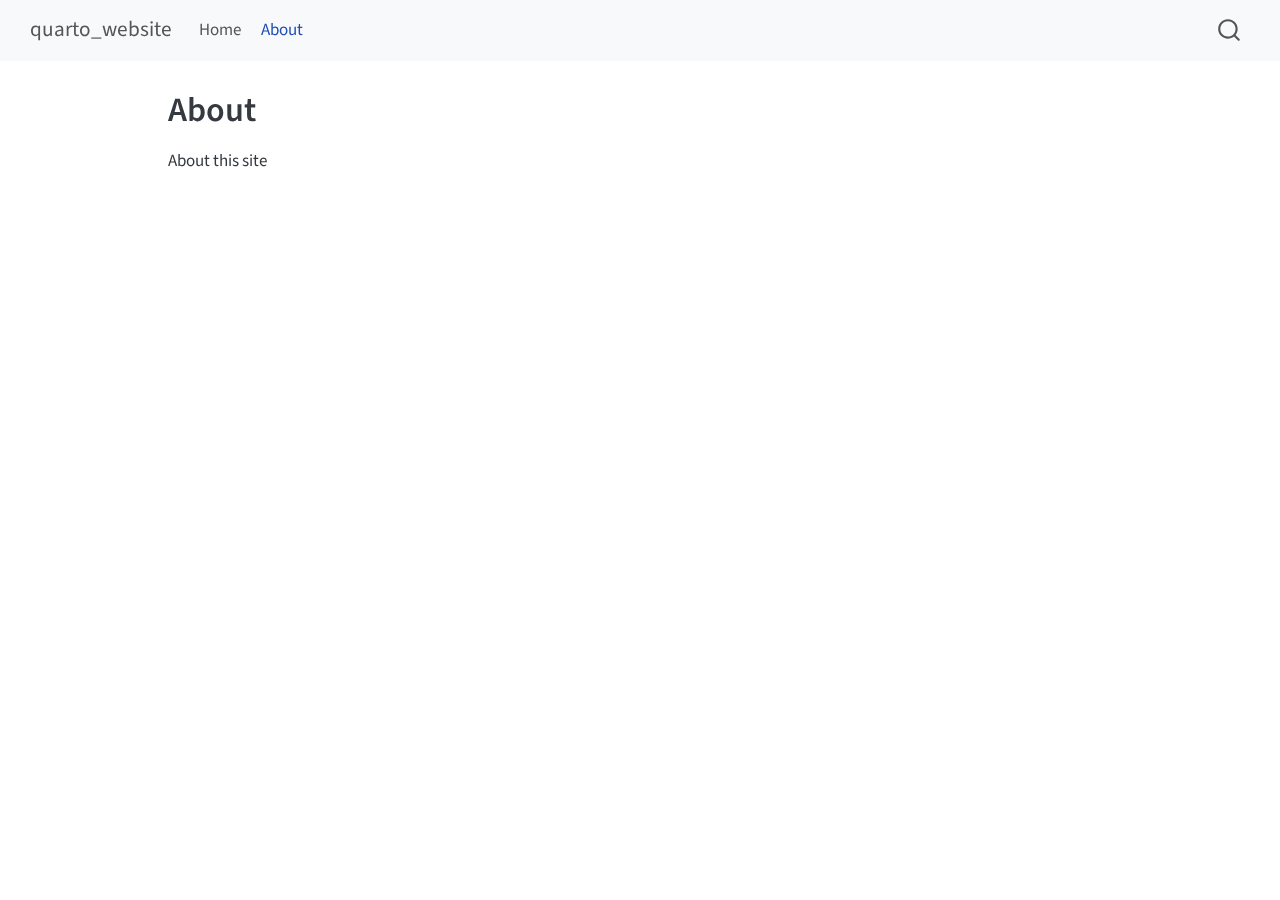
<file: _site/about.html>
<!DOCTYPE html>
<html xmlns="http://www.w3.org/1999/xhtml" lang="en" xml:lang="en"><head>

<meta charset="utf-8">
<meta name="generator" content="quarto-1.6.43">

<meta name="viewport" content="width=device-width, initial-scale=1.0, user-scalable=yes">


<title>About – quarto_website</title>
<style>
code{white-space: pre-wrap;}
span.smallcaps{font-variant: small-caps;}
div.columns{display: flex; gap: min(4vw, 1.5em);}
div.column{flex: auto; overflow-x: auto;}
div.hanging-indent{margin-left: 1.5em; text-indent: -1.5em;}
ul.task-list{list-style: none;}
ul.task-list li input[type="checkbox"] {
  width: 0.8em;
  margin: 0 0.8em 0.2em -1em; /* quarto-specific, see https://github.com/quarto-dev/quarto-cli/issues/4556 */ 
  vertical-align: middle;
}
</style>


<script src="site_libs/quarto-nav/quarto-nav.js"></script>
<script src="site_libs/quarto-nav/headroom.min.js"></script>
<script src="site_libs/clipboard/clipboard.min.js"></script>
<script src="site_libs/quarto-search/autocomplete.umd.js"></script>
<script src="site_libs/quarto-search/fuse.min.js"></script>
<script src="site_libs/quarto-search/quarto-search.js"></script>
<meta name="quarto:offset" content="./">
<script src="site_libs/quarto-html/quarto.js"></script>
<script src="site_libs/quarto-html/popper.min.js"></script>
<script src="site_libs/quarto-html/tippy.umd.min.js"></script>
<script src="site_libs/quarto-html/anchor.min.js"></script>
<link href="site_libs/quarto-html/tippy.css" rel="stylesheet">
<link href="site_libs/quarto-html/quarto-syntax-highlighting-d4d76bf8491c20bad77d141916dc28e1.css" rel="stylesheet" id="quarto-text-highlighting-styles">
<script src="site_libs/bootstrap/bootstrap.min.js"></script>
<link href="site_libs/bootstrap/bootstrap-icons.css" rel="stylesheet">
<link href="site_libs/bootstrap/bootstrap-6bd9cfa162949bde0a231f530c97869d.min.css" rel="stylesheet" append-hash="true" id="quarto-bootstrap" data-mode="light">
<script id="quarto-search-options" type="application/json">{
  "location": "navbar",
  "copy-button": false,
  "collapse-after": 3,
  "panel-placement": "end",
  "type": "overlay",
  "limit": 50,
  "keyboard-shortcut": [
    "f",
    "/",
    "s"
  ],
  "show-item-context": false,
  "language": {
    "search-no-results-text": "No results",
    "search-matching-documents-text": "matching documents",
    "search-copy-link-title": "Copy link to search",
    "search-hide-matches-text": "Hide additional matches",
    "search-more-match-text": "more match in this document",
    "search-more-matches-text": "more matches in this document",
    "search-clear-button-title": "Clear",
    "search-text-placeholder": "",
    "search-detached-cancel-button-title": "Cancel",
    "search-submit-button-title": "Submit",
    "search-label": "Search"
  }
}</script>


<link rel="stylesheet" href="styles.css">
</head>

<body class="nav-fixed">

<div id="quarto-search-results"></div>
  <header id="quarto-header" class="headroom fixed-top">
    <nav class="navbar navbar-expand-lg " data-bs-theme="dark">
      <div class="navbar-container container-fluid">
      <div class="navbar-brand-container mx-auto">
    <a class="navbar-brand" href="./index.html">
    <span class="navbar-title">quarto_website</span>
    </a>
  </div>
            <div id="quarto-search" class="" title="Search"></div>
          <button class="navbar-toggler" type="button" data-bs-toggle="collapse" data-bs-target="#navbarCollapse" aria-controls="navbarCollapse" role="menu" aria-expanded="false" aria-label="Toggle navigation" onclick="if (window.quartoToggleHeadroom) { window.quartoToggleHeadroom(); }">
  <span class="navbar-toggler-icon"></span>
</button>
          <div class="collapse navbar-collapse" id="navbarCollapse">
            <ul class="navbar-nav navbar-nav-scroll me-auto">
  <li class="nav-item">
    <a class="nav-link" href="./index.html"> 
<span class="menu-text">Home</span></a>
  </li>  
  <li class="nav-item">
    <a class="nav-link active" href="./about.html" aria-current="page"> 
<span class="menu-text">About</span></a>
  </li>  
</ul>
          </div> <!-- /navcollapse -->
            <div class="quarto-navbar-tools">
</div>
      </div> <!-- /container-fluid -->
    </nav>
</header>
<!-- content -->
<div id="quarto-content" class="quarto-container page-columns page-rows-contents page-layout-article page-navbar">
<!-- sidebar -->
<!-- margin-sidebar -->
    <div id="quarto-margin-sidebar" class="sidebar margin-sidebar zindex-bottom">
        
    </div>
<!-- main -->
<main class="content" id="quarto-document-content">

<header id="title-block-header" class="quarto-title-block default">
<div class="quarto-title">
<h1 class="title">About</h1>
</div>



<div class="quarto-title-meta">

    
  
    
  </div>
  


</header>


<p>About this site</p>



</main> <!-- /main -->
<script id="quarto-html-after-body" type="application/javascript">
window.document.addEventListener("DOMContentLoaded", function (event) {
  const toggleBodyColorMode = (bsSheetEl) => {
    const mode = bsSheetEl.getAttribute("data-mode");
    const bodyEl = window.document.querySelector("body");
    if (mode === "dark") {
      bodyEl.classList.add("quarto-dark");
      bodyEl.classList.remove("quarto-light");
    } else {
      bodyEl.classList.add("quarto-light");
      bodyEl.classList.remove("quarto-dark");
    }
  }
  const toggleBodyColorPrimary = () => {
    const bsSheetEl = window.document.querySelector("link#quarto-bootstrap");
    if (bsSheetEl) {
      toggleBodyColorMode(bsSheetEl);
    }
  }
  toggleBodyColorPrimary();  
  const icon = "";
  const anchorJS = new window.AnchorJS();
  anchorJS.options = {
    placement: 'right',
    icon: icon
  };
  anchorJS.add('.anchored');
  const isCodeAnnotation = (el) => {
    for (const clz of el.classList) {
      if (clz.startsWith('code-annotation-')) {                     
        return true;
      }
    }
    return false;
  }
  const onCopySuccess = function(e) {
    // button target
    const button = e.trigger;
    // don't keep focus
    button.blur();
    // flash "checked"
    button.classList.add('code-copy-button-checked');
    var currentTitle = button.getAttribute("title");
    button.setAttribute("title", "Copied!");
    let tooltip;
    if (window.bootstrap) {
      button.setAttribute("data-bs-toggle", "tooltip");
      button.setAttribute("data-bs-placement", "left");
      button.setAttribute("data-bs-title", "Copied!");
      tooltip = new bootstrap.Tooltip(button, 
        { trigger: "manual", 
          customClass: "code-copy-button-tooltip",
          offset: [0, -8]});
      tooltip.show();    
    }
    setTimeout(function() {
      if (tooltip) {
        tooltip.hide();
        button.removeAttribute("data-bs-title");
        button.removeAttribute("data-bs-toggle");
        button.removeAttribute("data-bs-placement");
      }
      button.setAttribute("title", currentTitle);
      button.classList.remove('code-copy-button-checked');
    }, 1000);
    // clear code selection
    e.clearSelection();
  }
  const getTextToCopy = function(trigger) {
      const codeEl = trigger.previousElementSibling.cloneNode(true);
      for (const childEl of codeEl.children) {
        if (isCodeAnnotation(childEl)) {
          childEl.remove();
        }
      }
      return codeEl.innerText;
  }
  const clipboard = new window.ClipboardJS('.code-copy-button:not([data-in-quarto-modal])', {
    text: getTextToCopy
  });
  clipboard.on('success', onCopySuccess);
  if (window.document.getElementById('quarto-embedded-source-code-modal')) {
    const clipboardModal = new window.ClipboardJS('.code-copy-button[data-in-quarto-modal]', {
      text: getTextToCopy,
      container: window.document.getElementById('quarto-embedded-source-code-modal')
    });
    clipboardModal.on('success', onCopySuccess);
  }
    var localhostRegex = new RegExp(/^(?:http|https):\/\/localhost\:?[0-9]*\//);
    var mailtoRegex = new RegExp(/^mailto:/);
      var filterRegex = new RegExp('/' + window.location.host + '/');
    var isInternal = (href) => {
        return filterRegex.test(href) || localhostRegex.test(href) || mailtoRegex.test(href);
    }
    // Inspect non-navigation links and adorn them if external
 	var links = window.document.querySelectorAll('a[href]:not(.nav-link):not(.navbar-brand):not(.toc-action):not(.sidebar-link):not(.sidebar-item-toggle):not(.pagination-link):not(.no-external):not([aria-hidden]):not(.dropdown-item):not(.quarto-navigation-tool):not(.about-link)');
    for (var i=0; i<links.length; i++) {
      const link = links[i];
      if (!isInternal(link.href)) {
        // undo the damage that might have been done by quarto-nav.js in the case of
        // links that we want to consider external
        if (link.dataset.originalHref !== undefined) {
          link.href = link.dataset.originalHref;
        }
      }
    }
  function tippyHover(el, contentFn, onTriggerFn, onUntriggerFn) {
    const config = {
      allowHTML: true,
      maxWidth: 500,
      delay: 100,
      arrow: false,
      appendTo: function(el) {
          return el.parentElement;
      },
      interactive: true,
      interactiveBorder: 10,
      theme: 'quarto',
      placement: 'bottom-start',
    };
    if (contentFn) {
      config.content = contentFn;
    }
    if (onTriggerFn) {
      config.onTrigger = onTriggerFn;
    }
    if (onUntriggerFn) {
      config.onUntrigger = onUntriggerFn;
    }
    window.tippy(el, config); 
  }
  const noterefs = window.document.querySelectorAll('a[role="doc-noteref"]');
  for (var i=0; i<noterefs.length; i++) {
    const ref = noterefs[i];
    tippyHover(ref, function() {
      // use id or data attribute instead here
      let href = ref.getAttribute('data-footnote-href') || ref.getAttribute('href');
      try { href = new URL(href).hash; } catch {}
      const id = href.replace(/^#\/?/, "");
      const note = window.document.getElementById(id);
      if (note) {
        return note.innerHTML;
      } else {
        return "";
      }
    });
  }
  const xrefs = window.document.querySelectorAll('a.quarto-xref');
  const processXRef = (id, note) => {
    // Strip column container classes
    const stripColumnClz = (el) => {
      el.classList.remove("page-full", "page-columns");
      if (el.children) {
        for (const child of el.children) {
          stripColumnClz(child);
        }
      }
    }
    stripColumnClz(note)
    if (id === null || id.startsWith('sec-')) {
      // Special case sections, only their first couple elements
      const container = document.createElement("div");
      if (note.children && note.children.length > 2) {
        container.appendChild(note.children[0].cloneNode(true));
        for (let i = 1; i < note.children.length; i++) {
          const child = note.children[i];
          if (child.tagName === "P" && child.innerText === "") {
            continue;
          } else {
            container.appendChild(child.cloneNode(true));
            break;
          }
        }
        if (window.Quarto?.typesetMath) {
          window.Quarto.typesetMath(container);
        }
        return container.innerHTML
      } else {
        if (window.Quarto?.typesetMath) {
          window.Quarto.typesetMath(note);
        }
        return note.innerHTML;
      }
    } else {
      // Remove any anchor links if they are present
      const anchorLink = note.querySelector('a.anchorjs-link');
      if (anchorLink) {
        anchorLink.remove();
      }
      if (window.Quarto?.typesetMath) {
        window.Quarto.typesetMath(note);
      }
      if (note.classList.contains("callout")) {
        return note.outerHTML;
      } else {
        return note.innerHTML;
      }
    }
  }
  for (var i=0; i<xrefs.length; i++) {
    const xref = xrefs[i];
    tippyHover(xref, undefined, function(instance) {
      instance.disable();
      let url = xref.getAttribute('href');
      let hash = undefined; 
      if (url.startsWith('#')) {
        hash = url;
      } else {
        try { hash = new URL(url).hash; } catch {}
      }
      if (hash) {
        const id = hash.replace(/^#\/?/, "");
        const note = window.document.getElementById(id);
        if (note !== null) {
          try {
            const html = processXRef(id, note.cloneNode(true));
            instance.setContent(html);
          } finally {
            instance.enable();
            instance.show();
          }
        } else {
          // See if we can fetch this
          fetch(url.split('#')[0])
          .then(res => res.text())
          .then(html => {
            const parser = new DOMParser();
            const htmlDoc = parser.parseFromString(html, "text/html");
            const note = htmlDoc.getElementById(id);
            if (note !== null) {
              const html = processXRef(id, note);
              instance.setContent(html);
            } 
          }).finally(() => {
            instance.enable();
            instance.show();
          });
        }
      } else {
        // See if we can fetch a full url (with no hash to target)
        // This is a special case and we should probably do some content thinning / targeting
        fetch(url)
        .then(res => res.text())
        .then(html => {
          const parser = new DOMParser();
          const htmlDoc = parser.parseFromString(html, "text/html");
          const note = htmlDoc.querySelector('main.content');
          if (note !== null) {
            // This should only happen for chapter cross references
            // (since there is no id in the URL)
            // remove the first header
            if (note.children.length > 0 && note.children[0].tagName === "HEADER") {
              note.children[0].remove();
            }
            const html = processXRef(null, note);
            instance.setContent(html);
          } 
        }).finally(() => {
          instance.enable();
          instance.show();
        });
      }
    }, function(instance) {
    });
  }
      let selectedAnnoteEl;
      const selectorForAnnotation = ( cell, annotation) => {
        let cellAttr = 'data-code-cell="' + cell + '"';
        let lineAttr = 'data-code-annotation="' +  annotation + '"';
        const selector = 'span[' + cellAttr + '][' + lineAttr + ']';
        return selector;
      }
      const selectCodeLines = (annoteEl) => {
        const doc = window.document;
        const targetCell = annoteEl.getAttribute("data-target-cell");
        const targetAnnotation = annoteEl.getAttribute("data-target-annotation");
        const annoteSpan = window.document.querySelector(selectorForAnnotation(targetCell, targetAnnotation));
        const lines = annoteSpan.getAttribute("data-code-lines").split(",");
        const lineIds = lines.map((line) => {
          return targetCell + "-" + line;
        })
        let top = null;
        let height = null;
        let parent = null;
        if (lineIds.length > 0) {
            //compute the position of the single el (top and bottom and make a div)
            const el = window.document.getElementById(lineIds[0]);
            top = el.offsetTop;
            height = el.offsetHeight;
            parent = el.parentElement.parentElement;
          if (lineIds.length > 1) {
            const lastEl = window.document.getElementById(lineIds[lineIds.length - 1]);
            const bottom = lastEl.offsetTop + lastEl.offsetHeight;
            height = bottom - top;
          }
          if (top !== null && height !== null && parent !== null) {
            // cook up a div (if necessary) and position it 
            let div = window.document.getElementById("code-annotation-line-highlight");
            if (div === null) {
              div = window.document.createElement("div");
              div.setAttribute("id", "code-annotation-line-highlight");
              div.style.position = 'absolute';
              parent.appendChild(div);
            }
            div.style.top = top - 2 + "px";
            div.style.height = height + 4 + "px";
            div.style.left = 0;
            let gutterDiv = window.document.getElementById("code-annotation-line-highlight-gutter");
            if (gutterDiv === null) {
              gutterDiv = window.document.createElement("div");
              gutterDiv.setAttribute("id", "code-annotation-line-highlight-gutter");
              gutterDiv.style.position = 'absolute';
              const codeCell = window.document.getElementById(targetCell);
              const gutter = codeCell.querySelector('.code-annotation-gutter');
              gutter.appendChild(gutterDiv);
            }
            gutterDiv.style.top = top - 2 + "px";
            gutterDiv.style.height = height + 4 + "px";
          }
          selectedAnnoteEl = annoteEl;
        }
      };
      const unselectCodeLines = () => {
        const elementsIds = ["code-annotation-line-highlight", "code-annotation-line-highlight-gutter"];
        elementsIds.forEach((elId) => {
          const div = window.document.getElementById(elId);
          if (div) {
            div.remove();
          }
        });
        selectedAnnoteEl = undefined;
      };
        // Handle positioning of the toggle
    window.addEventListener(
      "resize",
      throttle(() => {
        elRect = undefined;
        if (selectedAnnoteEl) {
          selectCodeLines(selectedAnnoteEl);
        }
      }, 10)
    );
    function throttle(fn, ms) {
    let throttle = false;
    let timer;
      return (...args) => {
        if(!throttle) { // first call gets through
            fn.apply(this, args);
            throttle = true;
        } else { // all the others get throttled
            if(timer) clearTimeout(timer); // cancel #2
            timer = setTimeout(() => {
              fn.apply(this, args);
              timer = throttle = false;
            }, ms);
        }
      };
    }
      // Attach click handler to the DT
      const annoteDls = window.document.querySelectorAll('dt[data-target-cell]');
      for (const annoteDlNode of annoteDls) {
        annoteDlNode.addEventListener('click', (event) => {
          const clickedEl = event.target;
          if (clickedEl !== selectedAnnoteEl) {
            unselectCodeLines();
            const activeEl = window.document.querySelector('dt[data-target-cell].code-annotation-active');
            if (activeEl) {
              activeEl.classList.remove('code-annotation-active');
            }
            selectCodeLines(clickedEl);
            clickedEl.classList.add('code-annotation-active');
          } else {
            // Unselect the line
            unselectCodeLines();
            clickedEl.classList.remove('code-annotation-active');
          }
        });
      }
  const findCites = (el) => {
    const parentEl = el.parentElement;
    if (parentEl) {
      const cites = parentEl.dataset.cites;
      if (cites) {
        return {
          el,
          cites: cites.split(' ')
        };
      } else {
        return findCites(el.parentElement)
      }
    } else {
      return undefined;
    }
  };
  var bibliorefs = window.document.querySelectorAll('a[role="doc-biblioref"]');
  for (var i=0; i<bibliorefs.length; i++) {
    const ref = bibliorefs[i];
    const citeInfo = findCites(ref);
    if (citeInfo) {
      tippyHover(citeInfo.el, function() {
        var popup = window.document.createElement('div');
        citeInfo.cites.forEach(function(cite) {
          var citeDiv = window.document.createElement('div');
          citeDiv.classList.add('hanging-indent');
          citeDiv.classList.add('csl-entry');
          var biblioDiv = window.document.getElementById('ref-' + cite);
          if (biblioDiv) {
            citeDiv.innerHTML = biblioDiv.innerHTML;
          }
          popup.appendChild(citeDiv);
        });
        return popup.innerHTML;
      });
    }
  }
});
</script>
</div> <!-- /content -->




</body></html>
</file>
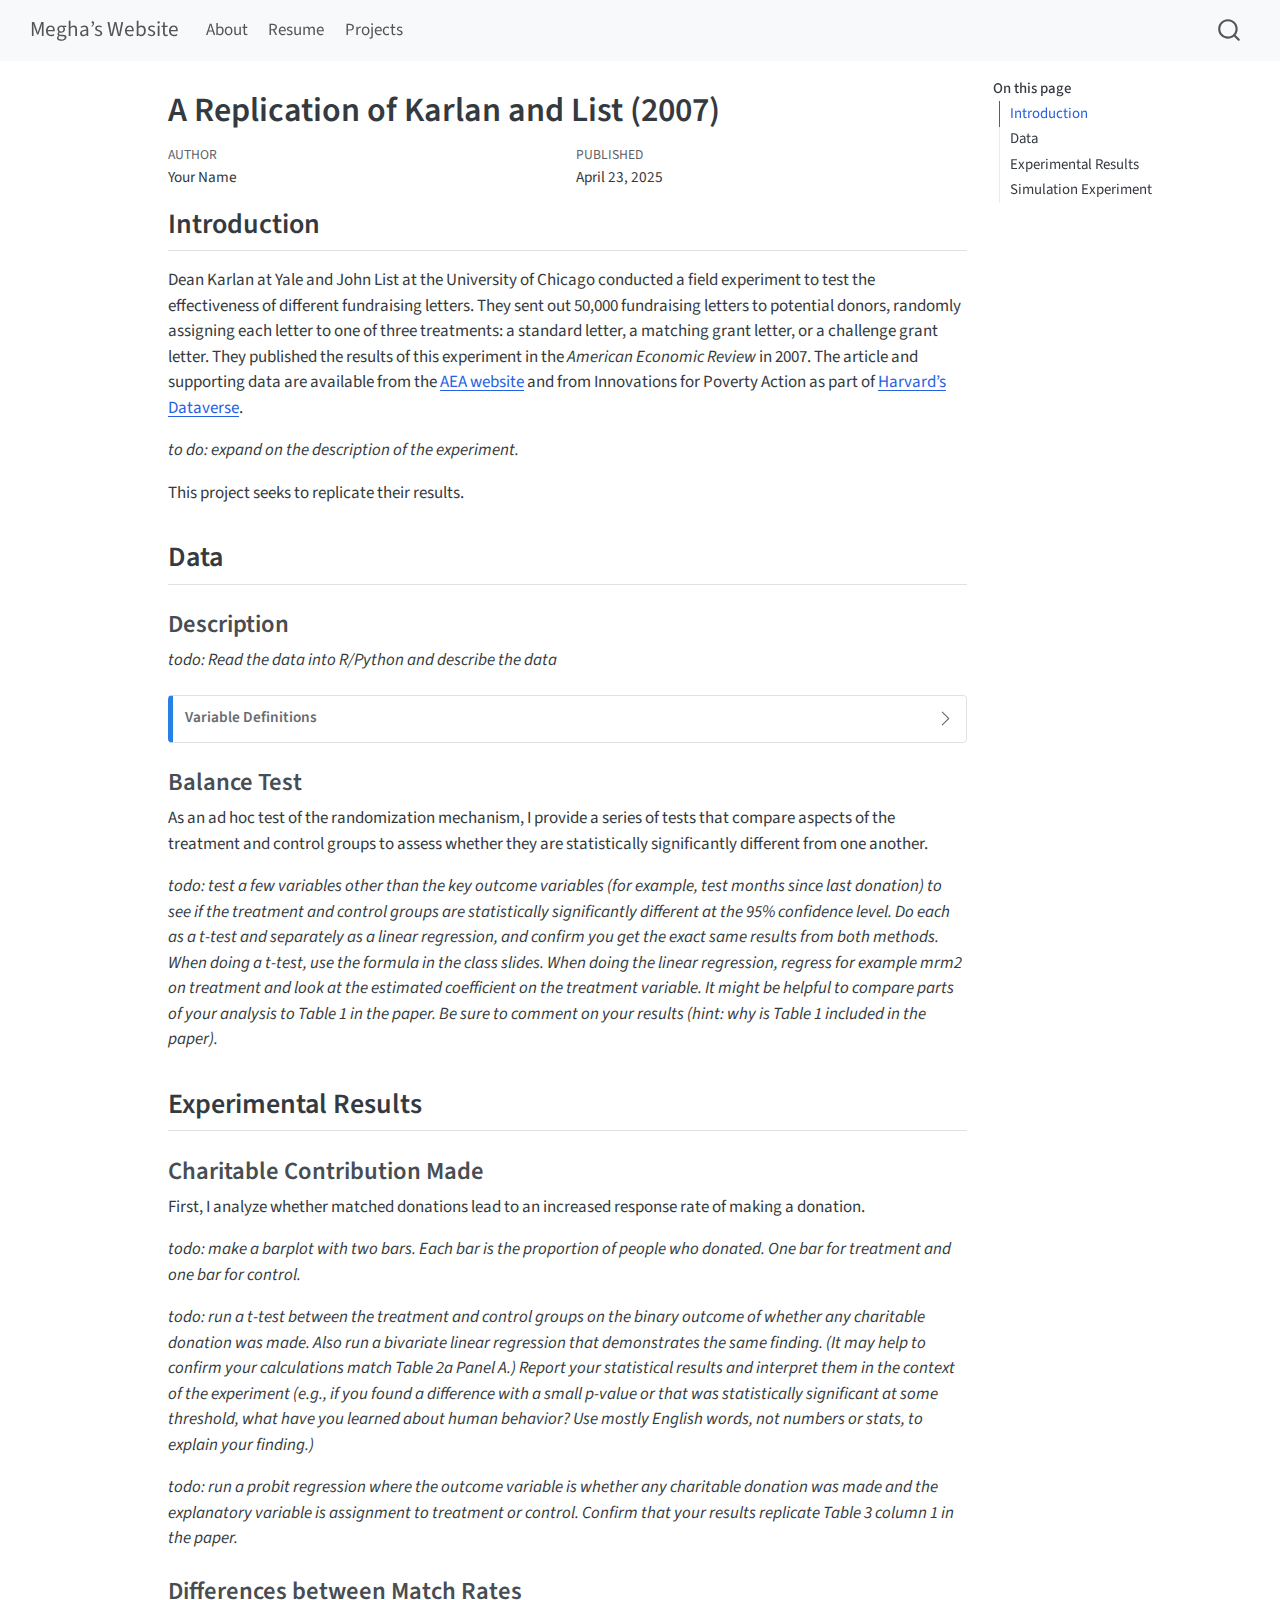
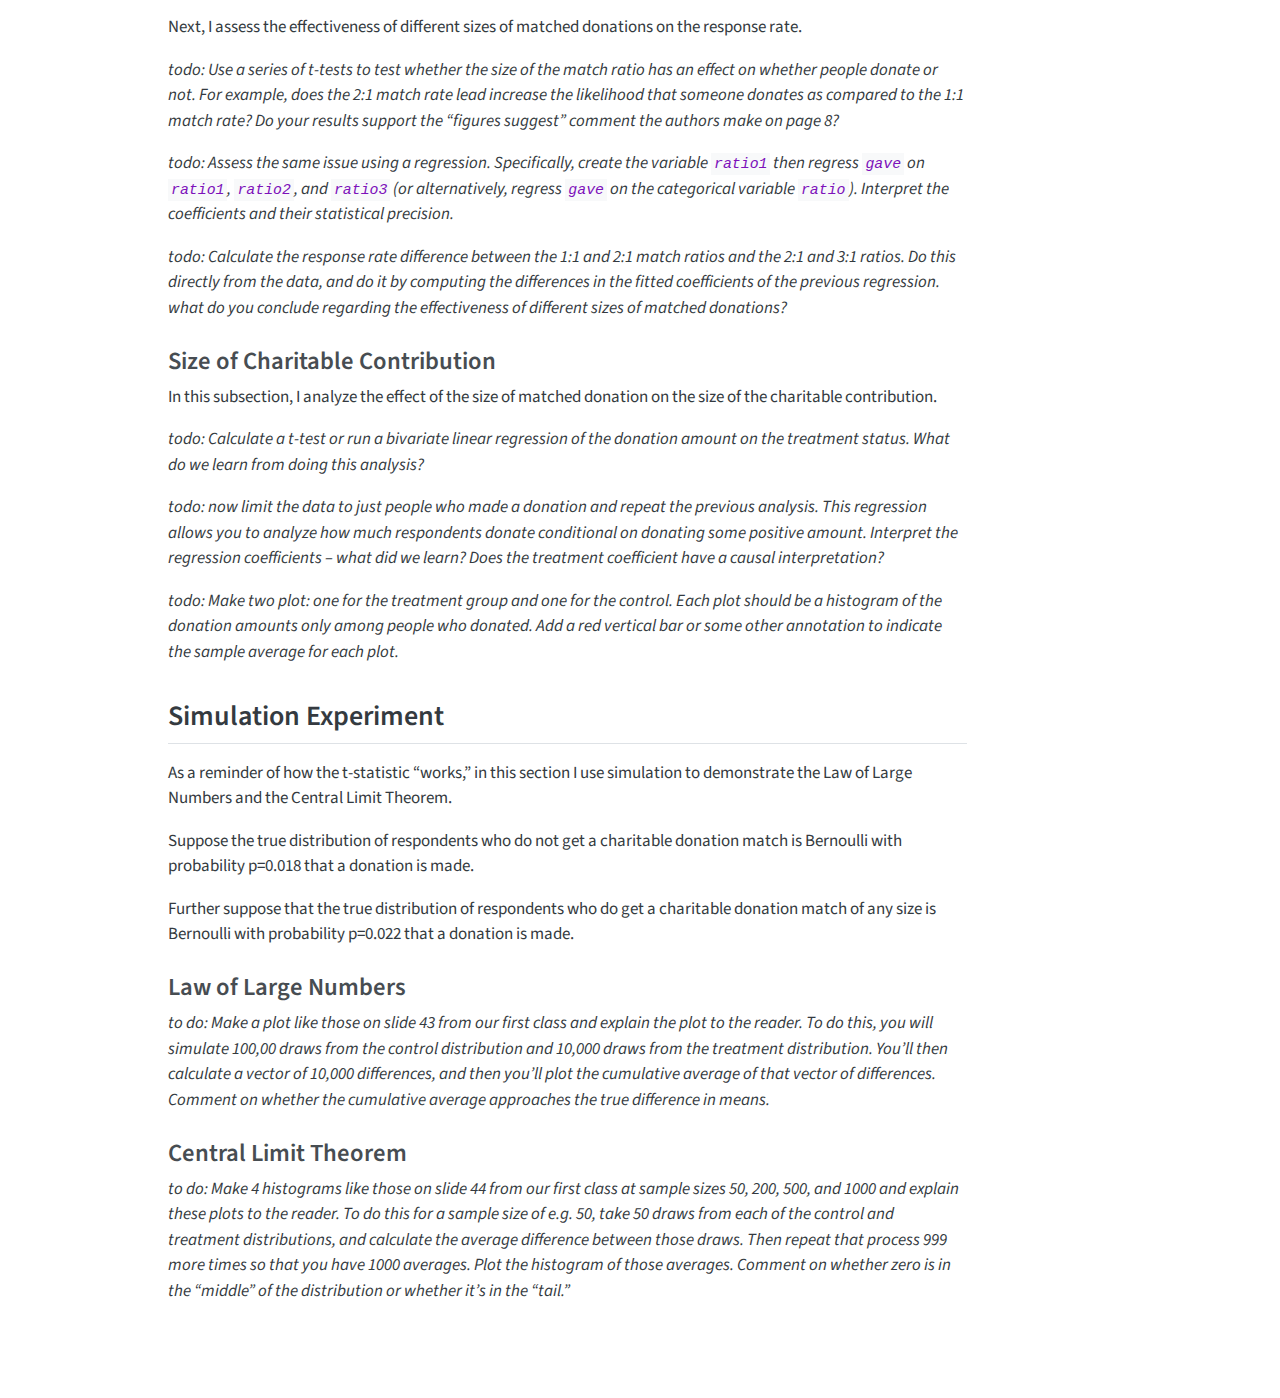
<file: docs/hw1_questions.html>
<!DOCTYPE html>
<html xmlns="http://www.w3.org/1999/xhtml" lang="en" xml:lang="en"><head>

<meta charset="utf-8">
<meta name="generator" content="quarto-1.6.43">

<meta name="viewport" content="width=device-width, initial-scale=1.0, user-scalable=yes">

<meta name="author" content="Your Name">
<meta name="dcterms.date" content="2025-04-23">

<title>A Replication of Karlan and List (2007) – Megha’s Website</title>
<style>
code{white-space: pre-wrap;}
span.smallcaps{font-variant: small-caps;}
div.columns{display: flex; gap: min(4vw, 1.5em);}
div.column{flex: auto; overflow-x: auto;}
div.hanging-indent{margin-left: 1.5em; text-indent: -1.5em;}
ul.task-list{list-style: none;}
ul.task-list li input[type="checkbox"] {
  width: 0.8em;
  margin: 0 0.8em 0.2em -1em; /* quarto-specific, see https://github.com/quarto-dev/quarto-cli/issues/4556 */ 
  vertical-align: middle;
}
</style>


<script src="site_libs/quarto-nav/quarto-nav.js"></script>
<script src="site_libs/quarto-nav/headroom.min.js"></script>
<script src="site_libs/clipboard/clipboard.min.js"></script>
<script src="site_libs/quarto-search/autocomplete.umd.js"></script>
<script src="site_libs/quarto-search/fuse.min.js"></script>
<script src="site_libs/quarto-search/quarto-search.js"></script>
<meta name="quarto:offset" content="./">
<script src="site_libs/quarto-html/quarto.js"></script>
<script src="site_libs/quarto-html/popper.min.js"></script>
<script src="site_libs/quarto-html/tippy.umd.min.js"></script>
<script src="site_libs/quarto-html/anchor.min.js"></script>
<link href="site_libs/quarto-html/tippy.css" rel="stylesheet">
<link href="site_libs/quarto-html/quarto-syntax-highlighting-d4d76bf8491c20bad77d141916dc28e1.css" rel="stylesheet" id="quarto-text-highlighting-styles">
<script src="site_libs/bootstrap/bootstrap.min.js"></script>
<link href="site_libs/bootstrap/bootstrap-icons.css" rel="stylesheet">
<link href="site_libs/bootstrap/bootstrap-6bd9cfa162949bde0a231f530c97869d.min.css" rel="stylesheet" append-hash="true" id="quarto-bootstrap" data-mode="light">
<script id="quarto-search-options" type="application/json">{
  "location": "navbar",
  "copy-button": false,
  "collapse-after": 3,
  "panel-placement": "end",
  "type": "overlay",
  "limit": 50,
  "keyboard-shortcut": [
    "f",
    "/",
    "s"
  ],
  "show-item-context": false,
  "language": {
    "search-no-results-text": "No results",
    "search-matching-documents-text": "matching documents",
    "search-copy-link-title": "Copy link to search",
    "search-hide-matches-text": "Hide additional matches",
    "search-more-match-text": "more match in this document",
    "search-more-matches-text": "more matches in this document",
    "search-clear-button-title": "Clear",
    "search-text-placeholder": "",
    "search-detached-cancel-button-title": "Cancel",
    "search-submit-button-title": "Submit",
    "search-label": "Search"
  }
}</script>


<link rel="stylesheet" href="styles.css">
</head>

<body class="nav-fixed">

<div id="quarto-search-results"></div>
  <header id="quarto-header" class="headroom fixed-top">
    <nav class="navbar navbar-expand-lg " data-bs-theme="dark">
      <div class="navbar-container container-fluid">
      <div class="navbar-brand-container mx-auto">
    <a class="navbar-brand" href="./index.html">
    <span class="navbar-title">Megha’s Website</span>
    </a>
  </div>
            <div id="quarto-search" class="" title="Search"></div>
          <button class="navbar-toggler" type="button" data-bs-toggle="collapse" data-bs-target="#navbarCollapse" aria-controls="navbarCollapse" role="menu" aria-expanded="false" aria-label="Toggle navigation" onclick="if (window.quartoToggleHeadroom) { window.quartoToggleHeadroom(); }">
  <span class="navbar-toggler-icon"></span>
</button>
          <div class="collapse navbar-collapse" id="navbarCollapse">
            <ul class="navbar-nav navbar-nav-scroll me-auto">
  <li class="nav-item">
    <a class="nav-link" href="./index.html"> 
<span class="menu-text">About</span></a>
  </li>  
  <li class="nav-item">
    <a class="nav-link" href="./resume.html"> 
<span class="menu-text">Resume</span></a>
  </li>  
  <li class="nav-item">
    <a class="nav-link" href="./blog.html"> 
<span class="menu-text">Projects</span></a>
  </li>  
</ul>
          </div> <!-- /navcollapse -->
            <div class="quarto-navbar-tools">
</div>
      </div> <!-- /container-fluid -->
    </nav>
</header>
<!-- content -->
<div id="quarto-content" class="quarto-container page-columns page-rows-contents page-layout-article page-navbar">
<!-- sidebar -->
<!-- margin-sidebar -->
    <div id="quarto-margin-sidebar" class="sidebar margin-sidebar">
        <nav id="TOC" role="doc-toc" class="toc-active">
    <h2 id="toc-title">On this page</h2>
   
  <ul>
  <li><a href="#introduction" id="toc-introduction" class="nav-link active" data-scroll-target="#introduction">Introduction</a></li>
  <li><a href="#data" id="toc-data" class="nav-link" data-scroll-target="#data">Data</a>
  <ul class="collapse">
  <li><a href="#description" id="toc-description" class="nav-link" data-scroll-target="#description">Description</a></li>
  <li><a href="#balance-test" id="toc-balance-test" class="nav-link" data-scroll-target="#balance-test">Balance Test</a></li>
  </ul></li>
  <li><a href="#experimental-results" id="toc-experimental-results" class="nav-link" data-scroll-target="#experimental-results">Experimental Results</a>
  <ul class="collapse">
  <li><a href="#charitable-contribution-made" id="toc-charitable-contribution-made" class="nav-link" data-scroll-target="#charitable-contribution-made">Charitable Contribution Made</a></li>
  <li><a href="#differences-between-match-rates" id="toc-differences-between-match-rates" class="nav-link" data-scroll-target="#differences-between-match-rates">Differences between Match Rates</a></li>
  <li><a href="#size-of-charitable-contribution" id="toc-size-of-charitable-contribution" class="nav-link" data-scroll-target="#size-of-charitable-contribution">Size of Charitable Contribution</a></li>
  </ul></li>
  <li><a href="#simulation-experiment" id="toc-simulation-experiment" class="nav-link" data-scroll-target="#simulation-experiment">Simulation Experiment</a>
  <ul class="collapse">
  <li><a href="#law-of-large-numbers" id="toc-law-of-large-numbers" class="nav-link" data-scroll-target="#law-of-large-numbers">Law of Large Numbers</a></li>
  <li><a href="#central-limit-theorem" id="toc-central-limit-theorem" class="nav-link" data-scroll-target="#central-limit-theorem">Central Limit Theorem</a></li>
  </ul></li>
  </ul>
</nav>
    </div>
<!-- main -->
<main class="content" id="quarto-document-content">

<header id="title-block-header" class="quarto-title-block default">
<div class="quarto-title">
<h1 class="title">A Replication of Karlan and List (2007)</h1>
</div>



<div class="quarto-title-meta">

    <div>
    <div class="quarto-title-meta-heading">Author</div>
    <div class="quarto-title-meta-contents">
             <p>Your Name </p>
          </div>
  </div>
    
    <div>
    <div class="quarto-title-meta-heading">Published</div>
    <div class="quarto-title-meta-contents">
      <p class="date">April 23, 2025</p>
    </div>
  </div>
  
    
  </div>
  


</header>


<section id="introduction" class="level2">
<h2 class="anchored" data-anchor-id="introduction">Introduction</h2>
<p>Dean Karlan at Yale and John List at the University of Chicago conducted a field experiment to test the effectiveness of different fundraising letters. They sent out 50,000 fundraising letters to potential donors, randomly assigning each letter to one of three treatments: a standard letter, a matching grant letter, or a challenge grant letter. They published the results of this experiment in the <em>American Economic Review</em> in 2007. The article and supporting data are available from the <a href="https://www.aeaweb.org/articles?id=10.1257/aer.97.5.1774">AEA website</a> and from Innovations for Poverty Action as part of <a href="https://dataverse.harvard.edu/dataset.xhtml?persistentId=doi:10.7910/DVN/27853&amp;version=4.2">Harvard’s Dataverse</a>.</p>
<p><em>to do: expand on the description of the experiment.</em></p>
<p>This project seeks to replicate their results.</p>
</section>
<section id="data" class="level2">
<h2 class="anchored" data-anchor-id="data">Data</h2>
<section id="description" class="level3">
<h3 class="anchored" data-anchor-id="description">Description</h3>
<p><em>todo: Read the data into R/Python and describe the data</em></p>
<div class="callout callout-style-simple callout-note no-icon callout-titled">
<div class="callout-header d-flex align-content-center" data-bs-toggle="collapse" data-bs-target=".callout-1-contents" aria-controls="callout-1" aria-expanded="false" aria-label="Toggle callout">
<div class="callout-icon-container">
<i class="callout-icon no-icon"></i>
</div>
<div class="callout-title-container flex-fill">
Variable Definitions
</div>
<div class="callout-btn-toggle d-inline-block border-0 py-1 ps-1 pe-0 float-end"><i class="callout-toggle"></i></div>
</div>
<div id="callout-1" class="callout-1-contents callout-collapse collapse">
<div class="callout-body-container callout-body">
<table class="caption-top table">
<colgroup>
<col style="width: 24%">
<col style="width: 75%">
</colgroup>
<thead>
<tr class="header">
<th>Variable</th>
<th>Description</th>
</tr>
</thead>
<tbody>
<tr class="odd">
<td><code>treatment</code></td>
<td>Treatment</td>
</tr>
<tr class="even">
<td><code>control</code></td>
<td>Control</td>
</tr>
<tr class="odd">
<td><code>ratio</code></td>
<td>Match ratio</td>
</tr>
<tr class="even">
<td><code>ratio2</code></td>
<td>2:1 match ratio</td>
</tr>
<tr class="odd">
<td><code>ratio3</code></td>
<td>3:1 match ratio</td>
</tr>
<tr class="even">
<td><code>size</code></td>
<td>Match threshold</td>
</tr>
<tr class="odd">
<td><code>size25</code></td>
<td>$25,000 match threshold</td>
</tr>
<tr class="even">
<td><code>size50</code></td>
<td>$50,000 match threshold</td>
</tr>
<tr class="odd">
<td><code>size100</code></td>
<td>$100,000 match threshold</td>
</tr>
<tr class="even">
<td><code>sizeno</code></td>
<td>Unstated match threshold</td>
</tr>
<tr class="odd">
<td><code>ask</code></td>
<td>Suggested donation amount</td>
</tr>
<tr class="even">
<td><code>askd1</code></td>
<td>Suggested donation was highest previous contribution</td>
</tr>
<tr class="odd">
<td><code>askd2</code></td>
<td>Suggested donation was 1.25 x highest previous contribution</td>
</tr>
<tr class="even">
<td><code>askd3</code></td>
<td>Suggested donation was 1.50 x highest previous contribution</td>
</tr>
<tr class="odd">
<td><code>ask1</code></td>
<td>Highest previous contribution (for suggestion)</td>
</tr>
<tr class="even">
<td><code>ask2</code></td>
<td>1.25 x highest previous contribution (for suggestion)</td>
</tr>
<tr class="odd">
<td><code>ask3</code></td>
<td>1.50 x highest previous contribution (for suggestion)</td>
</tr>
<tr class="even">
<td><code>amount</code></td>
<td>Dollars given</td>
</tr>
<tr class="odd">
<td><code>gave</code></td>
<td>Gave anything</td>
</tr>
<tr class="even">
<td><code>amountchange</code></td>
<td>Change in amount given</td>
</tr>
<tr class="odd">
<td><code>hpa</code></td>
<td>Highest previous contribution</td>
</tr>
<tr class="even">
<td><code>ltmedmra</code></td>
<td>Small prior donor: last gift was less than median $35</td>
</tr>
<tr class="odd">
<td><code>freq</code></td>
<td>Number of prior donations</td>
</tr>
<tr class="even">
<td><code>years</code></td>
<td>Number of years since initial donation</td>
</tr>
<tr class="odd">
<td><code>year5</code></td>
<td>At least 5 years since initial donation</td>
</tr>
<tr class="even">
<td><code>mrm2</code></td>
<td>Number of months since last donation</td>
</tr>
<tr class="odd">
<td><code>dormant</code></td>
<td>Already donated in 2005</td>
</tr>
<tr class="even">
<td><code>female</code></td>
<td>Female</td>
</tr>
<tr class="odd">
<td><code>couple</code></td>
<td>Couple</td>
</tr>
<tr class="even">
<td><code>state50one</code></td>
<td>State tag: 1 for one observation of each of 50 states; 0 otherwise</td>
</tr>
<tr class="odd">
<td><code>nonlit</code></td>
<td>Nonlitigation</td>
</tr>
<tr class="even">
<td><code>cases</code></td>
<td>Court cases from state in 2004-5 in which organization was involved</td>
</tr>
<tr class="odd">
<td><code>statecnt</code></td>
<td>Percent of sample from state</td>
</tr>
<tr class="even">
<td><code>stateresponse</code></td>
<td>Proportion of sample from the state who gave</td>
</tr>
<tr class="odd">
<td><code>stateresponset</code></td>
<td>Proportion of treated sample from the state who gave</td>
</tr>
<tr class="even">
<td><code>stateresponsec</code></td>
<td>Proportion of control sample from the state who gave</td>
</tr>
<tr class="odd">
<td><code>stateresponsetminc</code></td>
<td>stateresponset - stateresponsec</td>
</tr>
<tr class="even">
<td><code>perbush</code></td>
<td>State vote share for Bush</td>
</tr>
<tr class="odd">
<td><code>close25</code></td>
<td>State vote share for Bush between 47.5% and 52.5%</td>
</tr>
<tr class="even">
<td><code>red0</code></td>
<td>Red state</td>
</tr>
<tr class="odd">
<td><code>blue0</code></td>
<td>Blue state</td>
</tr>
<tr class="even">
<td><code>redcty</code></td>
<td>Red county</td>
</tr>
<tr class="odd">
<td><code>bluecty</code></td>
<td>Blue county</td>
</tr>
<tr class="even">
<td><code>pwhite</code></td>
<td>Proportion white within zip code</td>
</tr>
<tr class="odd">
<td><code>pblack</code></td>
<td>Proportion black within zip code</td>
</tr>
<tr class="even">
<td><code>page18_39</code></td>
<td>Proportion age 18-39 within zip code</td>
</tr>
<tr class="odd">
<td><code>ave_hh_sz</code></td>
<td>Average household size within zip code</td>
</tr>
<tr class="even">
<td><code>median_hhincome</code></td>
<td>Median household income within zip code</td>
</tr>
<tr class="odd">
<td><code>powner</code></td>
<td>Proportion house owner within zip code</td>
</tr>
<tr class="even">
<td><code>psch_atlstba</code></td>
<td>Proportion who finished college within zip code</td>
</tr>
<tr class="odd">
<td><code>pop_propurban</code></td>
<td>Proportion of population urban within zip code</td>
</tr>
</tbody>
</table>
</div>
</div>
</div>
</section>
<section id="balance-test" class="level3">
<h3 class="anchored" data-anchor-id="balance-test">Balance Test</h3>
<p>As an ad hoc test of the randomization mechanism, I provide a series of tests that compare aspects of the treatment and control groups to assess whether they are statistically significantly different from one another.</p>
<p><em>todo: test a few variables other than the key outcome variables (for example, test months since last donation) to see if the treatment and control groups are statistically significantly different at the 95% confidence level. Do each as a t-test and separately as a linear regression, and confirm you get the exact same results from both methods. When doing a t-test, use the formula in the class slides. When doing the linear regression, regress for example mrm2 on treatment and look at the estimated coefficient on the treatment variable. It might be helpful to compare parts of your analysis to Table 1 in the paper. Be sure to comment on your results (hint: why is Table 1 included in the paper).</em></p>
</section>
</section>
<section id="experimental-results" class="level2">
<h2 class="anchored" data-anchor-id="experimental-results">Experimental Results</h2>
<section id="charitable-contribution-made" class="level3">
<h3 class="anchored" data-anchor-id="charitable-contribution-made">Charitable Contribution Made</h3>
<p>First, I analyze whether matched donations lead to an increased response rate of making a donation.</p>
<p><em>todo: make a barplot with two bars. Each bar is the proportion of people who donated. One bar for treatment and one bar for control.</em></p>
<p><em>todo: run a t-test between the treatment and control groups on the binary outcome of whether any charitable donation was made. Also run a bivariate linear regression that demonstrates the same finding. (It may help to confirm your calculations match Table 2a Panel A.) Report your statistical results and interpret them in the context of the experiment (e.g., if you found a difference with a small p-value or that was statistically significant at some threshold, what have you learned about human behavior? Use mostly English words, not numbers or stats, to explain your finding.)</em></p>
<p><em>todo: run a probit regression where the outcome variable is whether any charitable donation was made and the explanatory variable is assignment to treatment or control. Confirm that your results replicate Table 3 column 1 in the paper.</em></p>
</section>
<section id="differences-between-match-rates" class="level3">
<h3 class="anchored" data-anchor-id="differences-between-match-rates">Differences between Match Rates</h3>
<p>Next, I assess the effectiveness of different sizes of matched donations on the response rate.</p>
<p><em>todo: Use a series of t-tests to test whether the size of the match ratio has an effect on whether people donate or not. For example, does the 2:1 match rate lead increase the likelihood that someone donates as compared to the 1:1 match rate? Do your results support the “figures suggest” comment the authors make on page 8?</em></p>
<p><em>todo: Assess the same issue using a regression. Specifically, create the variable <code>ratio1</code> then regress <code>gave</code> on <code>ratio1</code>, <code>ratio2</code>, and <code>ratio3</code> (or alternatively, regress <code>gave</code> on the categorical variable <code>ratio</code>). Interpret the coefficients and their statistical precision.</em></p>
<p><em>todo: Calculate the response rate difference between the 1:1 and 2:1 match ratios and the 2:1 and 3:1 ratios. Do this directly from the data, and do it by computing the differences in the fitted coefficients of the previous regression. what do you conclude regarding the effectiveness of different sizes of matched donations?</em></p>
</section>
<section id="size-of-charitable-contribution" class="level3">
<h3 class="anchored" data-anchor-id="size-of-charitable-contribution">Size of Charitable Contribution</h3>
<p>In this subsection, I analyze the effect of the size of matched donation on the size of the charitable contribution.</p>
<p><em>todo: Calculate a t-test or run a bivariate linear regression of the donation amount on the treatment status. What do we learn from doing this analysis?</em></p>
<p><em>todo: now limit the data to just people who made a donation and repeat the previous analysis. This regression allows you to analyze how much respondents donate conditional on donating some positive amount. Interpret the regression coefficients – what did we learn? Does the treatment coefficient have a causal interpretation?</em></p>
<p><em>todo: Make two plot: one for the treatment group and one for the control. Each plot should be a histogram of the donation amounts only among people who donated. Add a red vertical bar or some other annotation to indicate the sample average for each plot.</em></p>
</section>
</section>
<section id="simulation-experiment" class="level2">
<h2 class="anchored" data-anchor-id="simulation-experiment">Simulation Experiment</h2>
<p>As a reminder of how the t-statistic “works,” in this section I use simulation to demonstrate the Law of Large Numbers and the Central Limit Theorem.</p>
<p>Suppose the true distribution of respondents who do not get a charitable donation match is Bernoulli with probability p=0.018 that a donation is made.</p>
<p>Further suppose that the true distribution of respondents who do get a charitable donation match of any size is Bernoulli with probability p=0.022 that a donation is made.</p>
<section id="law-of-large-numbers" class="level3">
<h3 class="anchored" data-anchor-id="law-of-large-numbers">Law of Large Numbers</h3>
<p><em>to do: Make a plot like those on slide 43 from our first class and explain the plot to the reader. To do this, you will simulate 100,00 draws from the control distribution and 10,000 draws from the treatment distribution. You’ll then calculate a vector of 10,000 differences, and then you’ll plot the cumulative average of that vector of differences. Comment on whether the cumulative average approaches the true difference in means.</em></p>
</section>
<section id="central-limit-theorem" class="level3">
<h3 class="anchored" data-anchor-id="central-limit-theorem">Central Limit Theorem</h3>
<p><em>to do: Make 4 histograms like those on slide 44 from our first class at sample sizes 50, 200, 500, and 1000 and explain these plots to the reader. To do this for a sample size of e.g.&nbsp;50, take 50 draws from each of the control and treatment distributions, and calculate the average difference between those draws. Then repeat that process 999 more times so that you have 1000 averages. Plot the histogram of those averages. Comment on whether zero is in the “middle” of the distribution or whether it’s in the “tail.”</em></p>


</section>
</section>

</main> <!-- /main -->
<script id="quarto-html-after-body" type="application/javascript">
window.document.addEventListener("DOMContentLoaded", function (event) {
  const toggleBodyColorMode = (bsSheetEl) => {
    const mode = bsSheetEl.getAttribute("data-mode");
    const bodyEl = window.document.querySelector("body");
    if (mode === "dark") {
      bodyEl.classList.add("quarto-dark");
      bodyEl.classList.remove("quarto-light");
    } else {
      bodyEl.classList.add("quarto-light");
      bodyEl.classList.remove("quarto-dark");
    }
  }
  const toggleBodyColorPrimary = () => {
    const bsSheetEl = window.document.querySelector("link#quarto-bootstrap");
    if (bsSheetEl) {
      toggleBodyColorMode(bsSheetEl);
    }
  }
  toggleBodyColorPrimary();  
  const icon = "";
  const anchorJS = new window.AnchorJS();
  anchorJS.options = {
    placement: 'right',
    icon: icon
  };
  anchorJS.add('.anchored');
  const isCodeAnnotation = (el) => {
    for (const clz of el.classList) {
      if (clz.startsWith('code-annotation-')) {                     
        return true;
      }
    }
    return false;
  }
  const onCopySuccess = function(e) {
    // button target
    const button = e.trigger;
    // don't keep focus
    button.blur();
    // flash "checked"
    button.classList.add('code-copy-button-checked');
    var currentTitle = button.getAttribute("title");
    button.setAttribute("title", "Copied!");
    let tooltip;
    if (window.bootstrap) {
      button.setAttribute("data-bs-toggle", "tooltip");
      button.setAttribute("data-bs-placement", "left");
      button.setAttribute("data-bs-title", "Copied!");
      tooltip = new bootstrap.Tooltip(button, 
        { trigger: "manual", 
          customClass: "code-copy-button-tooltip",
          offset: [0, -8]});
      tooltip.show();    
    }
    setTimeout(function() {
      if (tooltip) {
        tooltip.hide();
        button.removeAttribute("data-bs-title");
        button.removeAttribute("data-bs-toggle");
        button.removeAttribute("data-bs-placement");
      }
      button.setAttribute("title", currentTitle);
      button.classList.remove('code-copy-button-checked');
    }, 1000);
    // clear code selection
    e.clearSelection();
  }
  const getTextToCopy = function(trigger) {
      const codeEl = trigger.previousElementSibling.cloneNode(true);
      for (const childEl of codeEl.children) {
        if (isCodeAnnotation(childEl)) {
          childEl.remove();
        }
      }
      return codeEl.innerText;
  }
  const clipboard = new window.ClipboardJS('.code-copy-button:not([data-in-quarto-modal])', {
    text: getTextToCopy
  });
  clipboard.on('success', onCopySuccess);
  if (window.document.getElementById('quarto-embedded-source-code-modal')) {
    const clipboardModal = new window.ClipboardJS('.code-copy-button[data-in-quarto-modal]', {
      text: getTextToCopy,
      container: window.document.getElementById('quarto-embedded-source-code-modal')
    });
    clipboardModal.on('success', onCopySuccess);
  }
    var localhostRegex = new RegExp(/^(?:http|https):\/\/localhost\:?[0-9]*\//);
    var mailtoRegex = new RegExp(/^mailto:/);
      var filterRegex = new RegExp('/' + window.location.host + '/');
    var isInternal = (href) => {
        return filterRegex.test(href) || localhostRegex.test(href) || mailtoRegex.test(href);
    }
    // Inspect non-navigation links and adorn them if external
 	var links = window.document.querySelectorAll('a[href]:not(.nav-link):not(.navbar-brand):not(.toc-action):not(.sidebar-link):not(.sidebar-item-toggle):not(.pagination-link):not(.no-external):not([aria-hidden]):not(.dropdown-item):not(.quarto-navigation-tool):not(.about-link)');
    for (var i=0; i<links.length; i++) {
      const link = links[i];
      if (!isInternal(link.href)) {
        // undo the damage that might have been done by quarto-nav.js in the case of
        // links that we want to consider external
        if (link.dataset.originalHref !== undefined) {
          link.href = link.dataset.originalHref;
        }
      }
    }
  function tippyHover(el, contentFn, onTriggerFn, onUntriggerFn) {
    const config = {
      allowHTML: true,
      maxWidth: 500,
      delay: 100,
      arrow: false,
      appendTo: function(el) {
          return el.parentElement;
      },
      interactive: true,
      interactiveBorder: 10,
      theme: 'quarto',
      placement: 'bottom-start',
    };
    if (contentFn) {
      config.content = contentFn;
    }
    if (onTriggerFn) {
      config.onTrigger = onTriggerFn;
    }
    if (onUntriggerFn) {
      config.onUntrigger = onUntriggerFn;
    }
    window.tippy(el, config); 
  }
  const noterefs = window.document.querySelectorAll('a[role="doc-noteref"]');
  for (var i=0; i<noterefs.length; i++) {
    const ref = noterefs[i];
    tippyHover(ref, function() {
      // use id or data attribute instead here
      let href = ref.getAttribute('data-footnote-href') || ref.getAttribute('href');
      try { href = new URL(href).hash; } catch {}
      const id = href.replace(/^#\/?/, "");
      const note = window.document.getElementById(id);
      if (note) {
        return note.innerHTML;
      } else {
        return "";
      }
    });
  }
  const xrefs = window.document.querySelectorAll('a.quarto-xref');
  const processXRef = (id, note) => {
    // Strip column container classes
    const stripColumnClz = (el) => {
      el.classList.remove("page-full", "page-columns");
      if (el.children) {
        for (const child of el.children) {
          stripColumnClz(child);
        }
      }
    }
    stripColumnClz(note)
    if (id === null || id.startsWith('sec-')) {
      // Special case sections, only their first couple elements
      const container = document.createElement("div");
      if (note.children && note.children.length > 2) {
        container.appendChild(note.children[0].cloneNode(true));
        for (let i = 1; i < note.children.length; i++) {
          const child = note.children[i];
          if (child.tagName === "P" && child.innerText === "") {
            continue;
          } else {
            container.appendChild(child.cloneNode(true));
            break;
          }
        }
        if (window.Quarto?.typesetMath) {
          window.Quarto.typesetMath(container);
        }
        return container.innerHTML
      } else {
        if (window.Quarto?.typesetMath) {
          window.Quarto.typesetMath(note);
        }
        return note.innerHTML;
      }
    } else {
      // Remove any anchor links if they are present
      const anchorLink = note.querySelector('a.anchorjs-link');
      if (anchorLink) {
        anchorLink.remove();
      }
      if (window.Quarto?.typesetMath) {
        window.Quarto.typesetMath(note);
      }
      if (note.classList.contains("callout")) {
        return note.outerHTML;
      } else {
        return note.innerHTML;
      }
    }
  }
  for (var i=0; i<xrefs.length; i++) {
    const xref = xrefs[i];
    tippyHover(xref, undefined, function(instance) {
      instance.disable();
      let url = xref.getAttribute('href');
      let hash = undefined; 
      if (url.startsWith('#')) {
        hash = url;
      } else {
        try { hash = new URL(url).hash; } catch {}
      }
      if (hash) {
        const id = hash.replace(/^#\/?/, "");
        const note = window.document.getElementById(id);
        if (note !== null) {
          try {
            const html = processXRef(id, note.cloneNode(true));
            instance.setContent(html);
          } finally {
            instance.enable();
            instance.show();
          }
        } else {
          // See if we can fetch this
          fetch(url.split('#')[0])
          .then(res => res.text())
          .then(html => {
            const parser = new DOMParser();
            const htmlDoc = parser.parseFromString(html, "text/html");
            const note = htmlDoc.getElementById(id);
            if (note !== null) {
              const html = processXRef(id, note);
              instance.setContent(html);
            } 
          }).finally(() => {
            instance.enable();
            instance.show();
          });
        }
      } else {
        // See if we can fetch a full url (with no hash to target)
        // This is a special case and we should probably do some content thinning / targeting
        fetch(url)
        .then(res => res.text())
        .then(html => {
          const parser = new DOMParser();
          const htmlDoc = parser.parseFromString(html, "text/html");
          const note = htmlDoc.querySelector('main.content');
          if (note !== null) {
            // This should only happen for chapter cross references
            // (since there is no id in the URL)
            // remove the first header
            if (note.children.length > 0 && note.children[0].tagName === "HEADER") {
              note.children[0].remove();
            }
            const html = processXRef(null, note);
            instance.setContent(html);
          } 
        }).finally(() => {
          instance.enable();
          instance.show();
        });
      }
    }, function(instance) {
    });
  }
      let selectedAnnoteEl;
      const selectorForAnnotation = ( cell, annotation) => {
        let cellAttr = 'data-code-cell="' + cell + '"';
        let lineAttr = 'data-code-annotation="' +  annotation + '"';
        const selector = 'span[' + cellAttr + '][' + lineAttr + ']';
        return selector;
      }
      const selectCodeLines = (annoteEl) => {
        const doc = window.document;
        const targetCell = annoteEl.getAttribute("data-target-cell");
        const targetAnnotation = annoteEl.getAttribute("data-target-annotation");
        const annoteSpan = window.document.querySelector(selectorForAnnotation(targetCell, targetAnnotation));
        const lines = annoteSpan.getAttribute("data-code-lines").split(",");
        const lineIds = lines.map((line) => {
          return targetCell + "-" + line;
        })
        let top = null;
        let height = null;
        let parent = null;
        if (lineIds.length > 0) {
            //compute the position of the single el (top and bottom and make a div)
            const el = window.document.getElementById(lineIds[0]);
            top = el.offsetTop;
            height = el.offsetHeight;
            parent = el.parentElement.parentElement;
          if (lineIds.length > 1) {
            const lastEl = window.document.getElementById(lineIds[lineIds.length - 1]);
            const bottom = lastEl.offsetTop + lastEl.offsetHeight;
            height = bottom - top;
          }
          if (top !== null && height !== null && parent !== null) {
            // cook up a div (if necessary) and position it 
            let div = window.document.getElementById("code-annotation-line-highlight");
            if (div === null) {
              div = window.document.createElement("div");
              div.setAttribute("id", "code-annotation-line-highlight");
              div.style.position = 'absolute';
              parent.appendChild(div);
            }
            div.style.top = top - 2 + "px";
            div.style.height = height + 4 + "px";
            div.style.left = 0;
            let gutterDiv = window.document.getElementById("code-annotation-line-highlight-gutter");
            if (gutterDiv === null) {
              gutterDiv = window.document.createElement("div");
              gutterDiv.setAttribute("id", "code-annotation-line-highlight-gutter");
              gutterDiv.style.position = 'absolute';
              const codeCell = window.document.getElementById(targetCell);
              const gutter = codeCell.querySelector('.code-annotation-gutter');
              gutter.appendChild(gutterDiv);
            }
            gutterDiv.style.top = top - 2 + "px";
            gutterDiv.style.height = height + 4 + "px";
          }
          selectedAnnoteEl = annoteEl;
        }
      };
      const unselectCodeLines = () => {
        const elementsIds = ["code-annotation-line-highlight", "code-annotation-line-highlight-gutter"];
        elementsIds.forEach((elId) => {
          const div = window.document.getElementById(elId);
          if (div) {
            div.remove();
          }
        });
        selectedAnnoteEl = undefined;
      };
        // Handle positioning of the toggle
    window.addEventListener(
      "resize",
      throttle(() => {
        elRect = undefined;
        if (selectedAnnoteEl) {
          selectCodeLines(selectedAnnoteEl);
        }
      }, 10)
    );
    function throttle(fn, ms) {
    let throttle = false;
    let timer;
      return (...args) => {
        if(!throttle) { // first call gets through
            fn.apply(this, args);
            throttle = true;
        } else { // all the others get throttled
            if(timer) clearTimeout(timer); // cancel #2
            timer = setTimeout(() => {
              fn.apply(this, args);
              timer = throttle = false;
            }, ms);
        }
      };
    }
      // Attach click handler to the DT
      const annoteDls = window.document.querySelectorAll('dt[data-target-cell]');
      for (const annoteDlNode of annoteDls) {
        annoteDlNode.addEventListener('click', (event) => {
          const clickedEl = event.target;
          if (clickedEl !== selectedAnnoteEl) {
            unselectCodeLines();
            const activeEl = window.document.querySelector('dt[data-target-cell].code-annotation-active');
            if (activeEl) {
              activeEl.classList.remove('code-annotation-active');
            }
            selectCodeLines(clickedEl);
            clickedEl.classList.add('code-annotation-active');
          } else {
            // Unselect the line
            unselectCodeLines();
            clickedEl.classList.remove('code-annotation-active');
          }
        });
      }
  const findCites = (el) => {
    const parentEl = el.parentElement;
    if (parentEl) {
      const cites = parentEl.dataset.cites;
      if (cites) {
        return {
          el,
          cites: cites.split(' ')
        };
      } else {
        return findCites(el.parentElement)
      }
    } else {
      return undefined;
    }
  };
  var bibliorefs = window.document.querySelectorAll('a[role="doc-biblioref"]');
  for (var i=0; i<bibliorefs.length; i++) {
    const ref = bibliorefs[i];
    const citeInfo = findCites(ref);
    if (citeInfo) {
      tippyHover(citeInfo.el, function() {
        var popup = window.document.createElement('div');
        citeInfo.cites.forEach(function(cite) {
          var citeDiv = window.document.createElement('div');
          citeDiv.classList.add('hanging-indent');
          citeDiv.classList.add('csl-entry');
          var biblioDiv = window.document.getElementById('ref-' + cite);
          if (biblioDiv) {
            citeDiv.innerHTML = biblioDiv.innerHTML;
          }
          popup.appendChild(citeDiv);
        });
        return popup.innerHTML;
      });
    }
  }
});
</script>
</div> <!-- /content -->




</body></html>
</file>
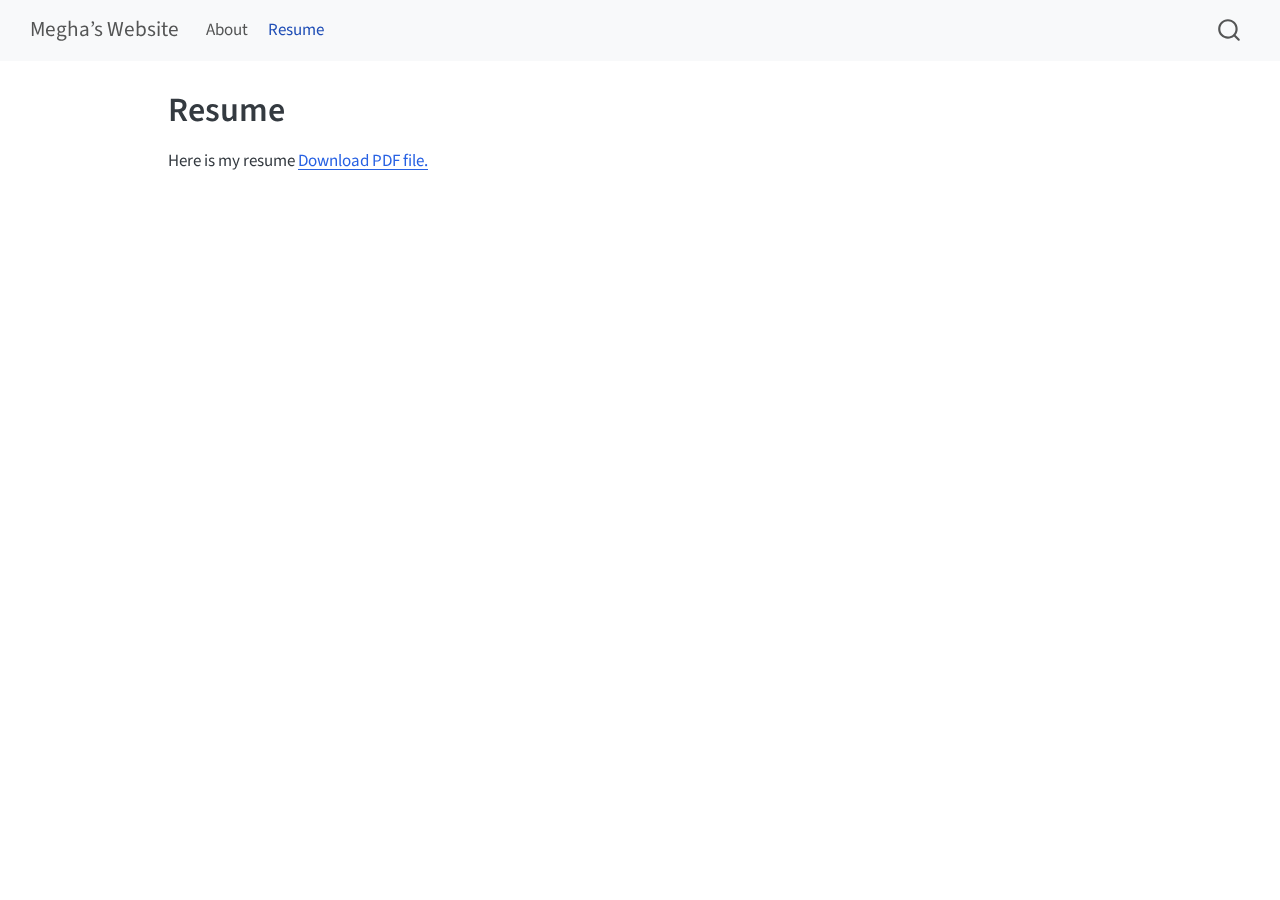
<file: docs/resume.html>
<!DOCTYPE html>
<html xmlns="http://www.w3.org/1999/xhtml" lang="en" xml:lang="en"><head>

<meta charset="utf-8">
<meta name="generator" content="quarto-1.6.43">

<meta name="viewport" content="width=device-width, initial-scale=1.0, user-scalable=yes">


<title>Resume – Megha’s Website</title>
<style>
code{white-space: pre-wrap;}
span.smallcaps{font-variant: small-caps;}
div.columns{display: flex; gap: min(4vw, 1.5em);}
div.column{flex: auto; overflow-x: auto;}
div.hanging-indent{margin-left: 1.5em; text-indent: -1.5em;}
ul.task-list{list-style: none;}
ul.task-list li input[type="checkbox"] {
  width: 0.8em;
  margin: 0 0.8em 0.2em -1em; /* quarto-specific, see https://github.com/quarto-dev/quarto-cli/issues/4556 */ 
  vertical-align: middle;
}
</style>


<script src="site_libs/quarto-nav/quarto-nav.js"></script>
<script src="site_libs/quarto-nav/headroom.min.js"></script>
<script src="site_libs/clipboard/clipboard.min.js"></script>
<script src="site_libs/quarto-search/autocomplete.umd.js"></script>
<script src="site_libs/quarto-search/fuse.min.js"></script>
<script src="site_libs/quarto-search/quarto-search.js"></script>
<meta name="quarto:offset" content="./">
<script src="site_libs/quarto-html/quarto.js"></script>
<script src="site_libs/quarto-html/popper.min.js"></script>
<script src="site_libs/quarto-html/tippy.umd.min.js"></script>
<script src="site_libs/quarto-html/anchor.min.js"></script>
<link href="site_libs/quarto-html/tippy.css" rel="stylesheet">
<link href="site_libs/quarto-html/quarto-syntax-highlighting-d4d76bf8491c20bad77d141916dc28e1.css" rel="stylesheet" id="quarto-text-highlighting-styles">
<script src="site_libs/bootstrap/bootstrap.min.js"></script>
<link href="site_libs/bootstrap/bootstrap-icons.css" rel="stylesheet">
<link href="site_libs/bootstrap/bootstrap-6bd9cfa162949bde0a231f530c97869d.min.css" rel="stylesheet" append-hash="true" id="quarto-bootstrap" data-mode="light">
<script id="quarto-search-options" type="application/json">{
  "location": "navbar",
  "copy-button": false,
  "collapse-after": 3,
  "panel-placement": "end",
  "type": "overlay",
  "limit": 50,
  "keyboard-shortcut": [
    "f",
    "/",
    "s"
  ],
  "show-item-context": false,
  "language": {
    "search-no-results-text": "No results",
    "search-matching-documents-text": "matching documents",
    "search-copy-link-title": "Copy link to search",
    "search-hide-matches-text": "Hide additional matches",
    "search-more-match-text": "more match in this document",
    "search-more-matches-text": "more matches in this document",
    "search-clear-button-title": "Clear",
    "search-text-placeholder": "",
    "search-detached-cancel-button-title": "Cancel",
    "search-submit-button-title": "Submit",
    "search-label": "Search"
  }
}</script>


<link rel="stylesheet" href="styles.css">
</head>

<body class="nav-fixed">

<div id="quarto-search-results"></div>
  <header id="quarto-header" class="headroom fixed-top">
    <nav class="navbar navbar-expand-lg " data-bs-theme="dark">
      <div class="navbar-container container-fluid">
      <div class="navbar-brand-container mx-auto">
    <a class="navbar-brand" href="./index.html">
    <span class="navbar-title">Megha’s Website</span>
    </a>
  </div>
            <div id="quarto-search" class="" title="Search"></div>
          <button class="navbar-toggler" type="button" data-bs-toggle="collapse" data-bs-target="#navbarCollapse" aria-controls="navbarCollapse" role="menu" aria-expanded="false" aria-label="Toggle navigation" onclick="if (window.quartoToggleHeadroom) { window.quartoToggleHeadroom(); }">
  <span class="navbar-toggler-icon"></span>
</button>
          <div class="collapse navbar-collapse" id="navbarCollapse">
            <ul class="navbar-nav navbar-nav-scroll me-auto">
  <li class="nav-item">
    <a class="nav-link" href="./index.html"> 
<span class="menu-text">About</span></a>
  </li>  
  <li class="nav-item">
    <a class="nav-link active" href="./resume.html" aria-current="page"> 
<span class="menu-text">Resume</span></a>
  </li>  
</ul>
          </div> <!-- /navcollapse -->
            <div class="quarto-navbar-tools">
</div>
      </div> <!-- /container-fluid -->
    </nav>
</header>
<!-- content -->
<div id="quarto-content" class="quarto-container page-columns page-rows-contents page-layout-article page-navbar">
<!-- sidebar -->
<!-- margin-sidebar -->
    <div id="quarto-margin-sidebar" class="sidebar margin-sidebar zindex-bottom">
        
    </div>
<!-- main -->
<main class="content" id="quarto-document-content">

<header id="title-block-header" class="quarto-title-block default">
<div class="quarto-title">
<h1 class="title">Resume</h1>
</div>



<div class="quarto-title-meta">

    
  
    
  </div>
  


</header>


<p>Here is my resume <object data="resume/resume.pdf" type="application/pdf" width="100%" height="800"><a href="resume/resume.pdf" download="">Download PDF file.</a></object></p>



</main> <!-- /main -->
<script id="quarto-html-after-body" type="application/javascript">
window.document.addEventListener("DOMContentLoaded", function (event) {
  const toggleBodyColorMode = (bsSheetEl) => {
    const mode = bsSheetEl.getAttribute("data-mode");
    const bodyEl = window.document.querySelector("body");
    if (mode === "dark") {
      bodyEl.classList.add("quarto-dark");
      bodyEl.classList.remove("quarto-light");
    } else {
      bodyEl.classList.add("quarto-light");
      bodyEl.classList.remove("quarto-dark");
    }
  }
  const toggleBodyColorPrimary = () => {
    const bsSheetEl = window.document.querySelector("link#quarto-bootstrap");
    if (bsSheetEl) {
      toggleBodyColorMode(bsSheetEl);
    }
  }
  toggleBodyColorPrimary();  
  const icon = "";
  const anchorJS = new window.AnchorJS();
  anchorJS.options = {
    placement: 'right',
    icon: icon
  };
  anchorJS.add('.anchored');
  const isCodeAnnotation = (el) => {
    for (const clz of el.classList) {
      if (clz.startsWith('code-annotation-')) {                     
        return true;
      }
    }
    return false;
  }
  const onCopySuccess = function(e) {
    // button target
    const button = e.trigger;
    // don't keep focus
    button.blur();
    // flash "checked"
    button.classList.add('code-copy-button-checked');
    var currentTitle = button.getAttribute("title");
    button.setAttribute("title", "Copied!");
    let tooltip;
    if (window.bootstrap) {
      button.setAttribute("data-bs-toggle", "tooltip");
      button.setAttribute("data-bs-placement", "left");
      button.setAttribute("data-bs-title", "Copied!");
      tooltip = new bootstrap.Tooltip(button, 
        { trigger: "manual", 
          customClass: "code-copy-button-tooltip",
          offset: [0, -8]});
      tooltip.show();    
    }
    setTimeout(function() {
      if (tooltip) {
        tooltip.hide();
        button.removeAttribute("data-bs-title");
        button.removeAttribute("data-bs-toggle");
        button.removeAttribute("data-bs-placement");
      }
      button.setAttribute("title", currentTitle);
      button.classList.remove('code-copy-button-checked');
    }, 1000);
    // clear code selection
    e.clearSelection();
  }
  const getTextToCopy = function(trigger) {
      const codeEl = trigger.previousElementSibling.cloneNode(true);
      for (const childEl of codeEl.children) {
        if (isCodeAnnotation(childEl)) {
          childEl.remove();
        }
      }
      return codeEl.innerText;
  }
  const clipboard = new window.ClipboardJS('.code-copy-button:not([data-in-quarto-modal])', {
    text: getTextToCopy
  });
  clipboard.on('success', onCopySuccess);
  if (window.document.getElementById('quarto-embedded-source-code-modal')) {
    const clipboardModal = new window.ClipboardJS('.code-copy-button[data-in-quarto-modal]', {
      text: getTextToCopy,
      container: window.document.getElementById('quarto-embedded-source-code-modal')
    });
    clipboardModal.on('success', onCopySuccess);
  }
    var localhostRegex = new RegExp(/^(?:http|https):\/\/localhost\:?[0-9]*\//);
    var mailtoRegex = new RegExp(/^mailto:/);
      var filterRegex = new RegExp('/' + window.location.host + '/');
    var isInternal = (href) => {
        return filterRegex.test(href) || localhostRegex.test(href) || mailtoRegex.test(href);
    }
    // Inspect non-navigation links and adorn them if external
 	var links = window.document.querySelectorAll('a[href]:not(.nav-link):not(.navbar-brand):not(.toc-action):not(.sidebar-link):not(.sidebar-item-toggle):not(.pagination-link):not(.no-external):not([aria-hidden]):not(.dropdown-item):not(.quarto-navigation-tool):not(.about-link)');
    for (var i=0; i<links.length; i++) {
      const link = links[i];
      if (!isInternal(link.href)) {
        // undo the damage that might have been done by quarto-nav.js in the case of
        // links that we want to consider external
        if (link.dataset.originalHref !== undefined) {
          link.href = link.dataset.originalHref;
        }
      }
    }
  function tippyHover(el, contentFn, onTriggerFn, onUntriggerFn) {
    const config = {
      allowHTML: true,
      maxWidth: 500,
      delay: 100,
      arrow: false,
      appendTo: function(el) {
          return el.parentElement;
      },
      interactive: true,
      interactiveBorder: 10,
      theme: 'quarto',
      placement: 'bottom-start',
    };
    if (contentFn) {
      config.content = contentFn;
    }
    if (onTriggerFn) {
      config.onTrigger = onTriggerFn;
    }
    if (onUntriggerFn) {
      config.onUntrigger = onUntriggerFn;
    }
    window.tippy(el, config); 
  }
  const noterefs = window.document.querySelectorAll('a[role="doc-noteref"]');
  for (var i=0; i<noterefs.length; i++) {
    const ref = noterefs[i];
    tippyHover(ref, function() {
      // use id or data attribute instead here
      let href = ref.getAttribute('data-footnote-href') || ref.getAttribute('href');
      try { href = new URL(href).hash; } catch {}
      const id = href.replace(/^#\/?/, "");
      const note = window.document.getElementById(id);
      if (note) {
        return note.innerHTML;
      } else {
        return "";
      }
    });
  }
  const xrefs = window.document.querySelectorAll('a.quarto-xref');
  const processXRef = (id, note) => {
    // Strip column container classes
    const stripColumnClz = (el) => {
      el.classList.remove("page-full", "page-columns");
      if (el.children) {
        for (const child of el.children) {
          stripColumnClz(child);
        }
      }
    }
    stripColumnClz(note)
    if (id === null || id.startsWith('sec-')) {
      // Special case sections, only their first couple elements
      const container = document.createElement("div");
      if (note.children && note.children.length > 2) {
        container.appendChild(note.children[0].cloneNode(true));
        for (let i = 1; i < note.children.length; i++) {
          const child = note.children[i];
          if (child.tagName === "P" && child.innerText === "") {
            continue;
          } else {
            container.appendChild(child.cloneNode(true));
            break;
          }
        }
        if (window.Quarto?.typesetMath) {
          window.Quarto.typesetMath(container);
        }
        return container.innerHTML
      } else {
        if (window.Quarto?.typesetMath) {
          window.Quarto.typesetMath(note);
        }
        return note.innerHTML;
      }
    } else {
      // Remove any anchor links if they are present
      const anchorLink = note.querySelector('a.anchorjs-link');
      if (anchorLink) {
        anchorLink.remove();
      }
      if (window.Quarto?.typesetMath) {
        window.Quarto.typesetMath(note);
      }
      if (note.classList.contains("callout")) {
        return note.outerHTML;
      } else {
        return note.innerHTML;
      }
    }
  }
  for (var i=0; i<xrefs.length; i++) {
    const xref = xrefs[i];
    tippyHover(xref, undefined, function(instance) {
      instance.disable();
      let url = xref.getAttribute('href');
      let hash = undefined; 
      if (url.startsWith('#')) {
        hash = url;
      } else {
        try { hash = new URL(url).hash; } catch {}
      }
      if (hash) {
        const id = hash.replace(/^#\/?/, "");
        const note = window.document.getElementById(id);
        if (note !== null) {
          try {
            const html = processXRef(id, note.cloneNode(true));
            instance.setContent(html);
          } finally {
            instance.enable();
            instance.show();
          }
        } else {
          // See if we can fetch this
          fetch(url.split('#')[0])
          .then(res => res.text())
          .then(html => {
            const parser = new DOMParser();
            const htmlDoc = parser.parseFromString(html, "text/html");
            const note = htmlDoc.getElementById(id);
            if (note !== null) {
              const html = processXRef(id, note);
              instance.setContent(html);
            } 
          }).finally(() => {
            instance.enable();
            instance.show();
          });
        }
      } else {
        // See if we can fetch a full url (with no hash to target)
        // This is a special case and we should probably do some content thinning / targeting
        fetch(url)
        .then(res => res.text())
        .then(html => {
          const parser = new DOMParser();
          const htmlDoc = parser.parseFromString(html, "text/html");
          const note = htmlDoc.querySelector('main.content');
          if (note !== null) {
            // This should only happen for chapter cross references
            // (since there is no id in the URL)
            // remove the first header
            if (note.children.length > 0 && note.children[0].tagName === "HEADER") {
              note.children[0].remove();
            }
            const html = processXRef(null, note);
            instance.setContent(html);
          } 
        }).finally(() => {
          instance.enable();
          instance.show();
        });
      }
    }, function(instance) {
    });
  }
      let selectedAnnoteEl;
      const selectorForAnnotation = ( cell, annotation) => {
        let cellAttr = 'data-code-cell="' + cell + '"';
        let lineAttr = 'data-code-annotation="' +  annotation + '"';
        const selector = 'span[' + cellAttr + '][' + lineAttr + ']';
        return selector;
      }
      const selectCodeLines = (annoteEl) => {
        const doc = window.document;
        const targetCell = annoteEl.getAttribute("data-target-cell");
        const targetAnnotation = annoteEl.getAttribute("data-target-annotation");
        const annoteSpan = window.document.querySelector(selectorForAnnotation(targetCell, targetAnnotation));
        const lines = annoteSpan.getAttribute("data-code-lines").split(",");
        const lineIds = lines.map((line) => {
          return targetCell + "-" + line;
        })
        let top = null;
        let height = null;
        let parent = null;
        if (lineIds.length > 0) {
            //compute the position of the single el (top and bottom and make a div)
            const el = window.document.getElementById(lineIds[0]);
            top = el.offsetTop;
            height = el.offsetHeight;
            parent = el.parentElement.parentElement;
          if (lineIds.length > 1) {
            const lastEl = window.document.getElementById(lineIds[lineIds.length - 1]);
            const bottom = lastEl.offsetTop + lastEl.offsetHeight;
            height = bottom - top;
          }
          if (top !== null && height !== null && parent !== null) {
            // cook up a div (if necessary) and position it 
            let div = window.document.getElementById("code-annotation-line-highlight");
            if (div === null) {
              div = window.document.createElement("div");
              div.setAttribute("id", "code-annotation-line-highlight");
              div.style.position = 'absolute';
              parent.appendChild(div);
            }
            div.style.top = top - 2 + "px";
            div.style.height = height + 4 + "px";
            div.style.left = 0;
            let gutterDiv = window.document.getElementById("code-annotation-line-highlight-gutter");
            if (gutterDiv === null) {
              gutterDiv = window.document.createElement("div");
              gutterDiv.setAttribute("id", "code-annotation-line-highlight-gutter");
              gutterDiv.style.position = 'absolute';
              const codeCell = window.document.getElementById(targetCell);
              const gutter = codeCell.querySelector('.code-annotation-gutter');
              gutter.appendChild(gutterDiv);
            }
            gutterDiv.style.top = top - 2 + "px";
            gutterDiv.style.height = height + 4 + "px";
          }
          selectedAnnoteEl = annoteEl;
        }
      };
      const unselectCodeLines = () => {
        const elementsIds = ["code-annotation-line-highlight", "code-annotation-line-highlight-gutter"];
        elementsIds.forEach((elId) => {
          const div = window.document.getElementById(elId);
          if (div) {
            div.remove();
          }
        });
        selectedAnnoteEl = undefined;
      };
        // Handle positioning of the toggle
    window.addEventListener(
      "resize",
      throttle(() => {
        elRect = undefined;
        if (selectedAnnoteEl) {
          selectCodeLines(selectedAnnoteEl);
        }
      }, 10)
    );
    function throttle(fn, ms) {
    let throttle = false;
    let timer;
      return (...args) => {
        if(!throttle) { // first call gets through
            fn.apply(this, args);
            throttle = true;
        } else { // all the others get throttled
            if(timer) clearTimeout(timer); // cancel #2
            timer = setTimeout(() => {
              fn.apply(this, args);
              timer = throttle = false;
            }, ms);
        }
      };
    }
      // Attach click handler to the DT
      const annoteDls = window.document.querySelectorAll('dt[data-target-cell]');
      for (const annoteDlNode of annoteDls) {
        annoteDlNode.addEventListener('click', (event) => {
          const clickedEl = event.target;
          if (clickedEl !== selectedAnnoteEl) {
            unselectCodeLines();
            const activeEl = window.document.querySelector('dt[data-target-cell].code-annotation-active');
            if (activeEl) {
              activeEl.classList.remove('code-annotation-active');
            }
            selectCodeLines(clickedEl);
            clickedEl.classList.add('code-annotation-active');
          } else {
            // Unselect the line
            unselectCodeLines();
            clickedEl.classList.remove('code-annotation-active');
          }
        });
      }
  const findCites = (el) => {
    const parentEl = el.parentElement;
    if (parentEl) {
      const cites = parentEl.dataset.cites;
      if (cites) {
        return {
          el,
          cites: cites.split(' ')
        };
      } else {
        return findCites(el.parentElement)
      }
    } else {
      return undefined;
    }
  };
  var bibliorefs = window.document.querySelectorAll('a[role="doc-biblioref"]');
  for (var i=0; i<bibliorefs.length; i++) {
    const ref = bibliorefs[i];
    const citeInfo = findCites(ref);
    if (citeInfo) {
      tippyHover(citeInfo.el, function() {
        var popup = window.document.createElement('div');
        citeInfo.cites.forEach(function(cite) {
          var citeDiv = window.document.createElement('div');
          citeDiv.classList.add('hanging-indent');
          citeDiv.classList.add('csl-entry');
          var biblioDiv = window.document.getElementById('ref-' + cite);
          if (biblioDiv) {
            citeDiv.innerHTML = biblioDiv.innerHTML;
          }
          popup.appendChild(citeDiv);
        });
        return popup.innerHTML;
      });
    }
  }
});
</script>
</div> <!-- /content -->




</body></html>
</file>
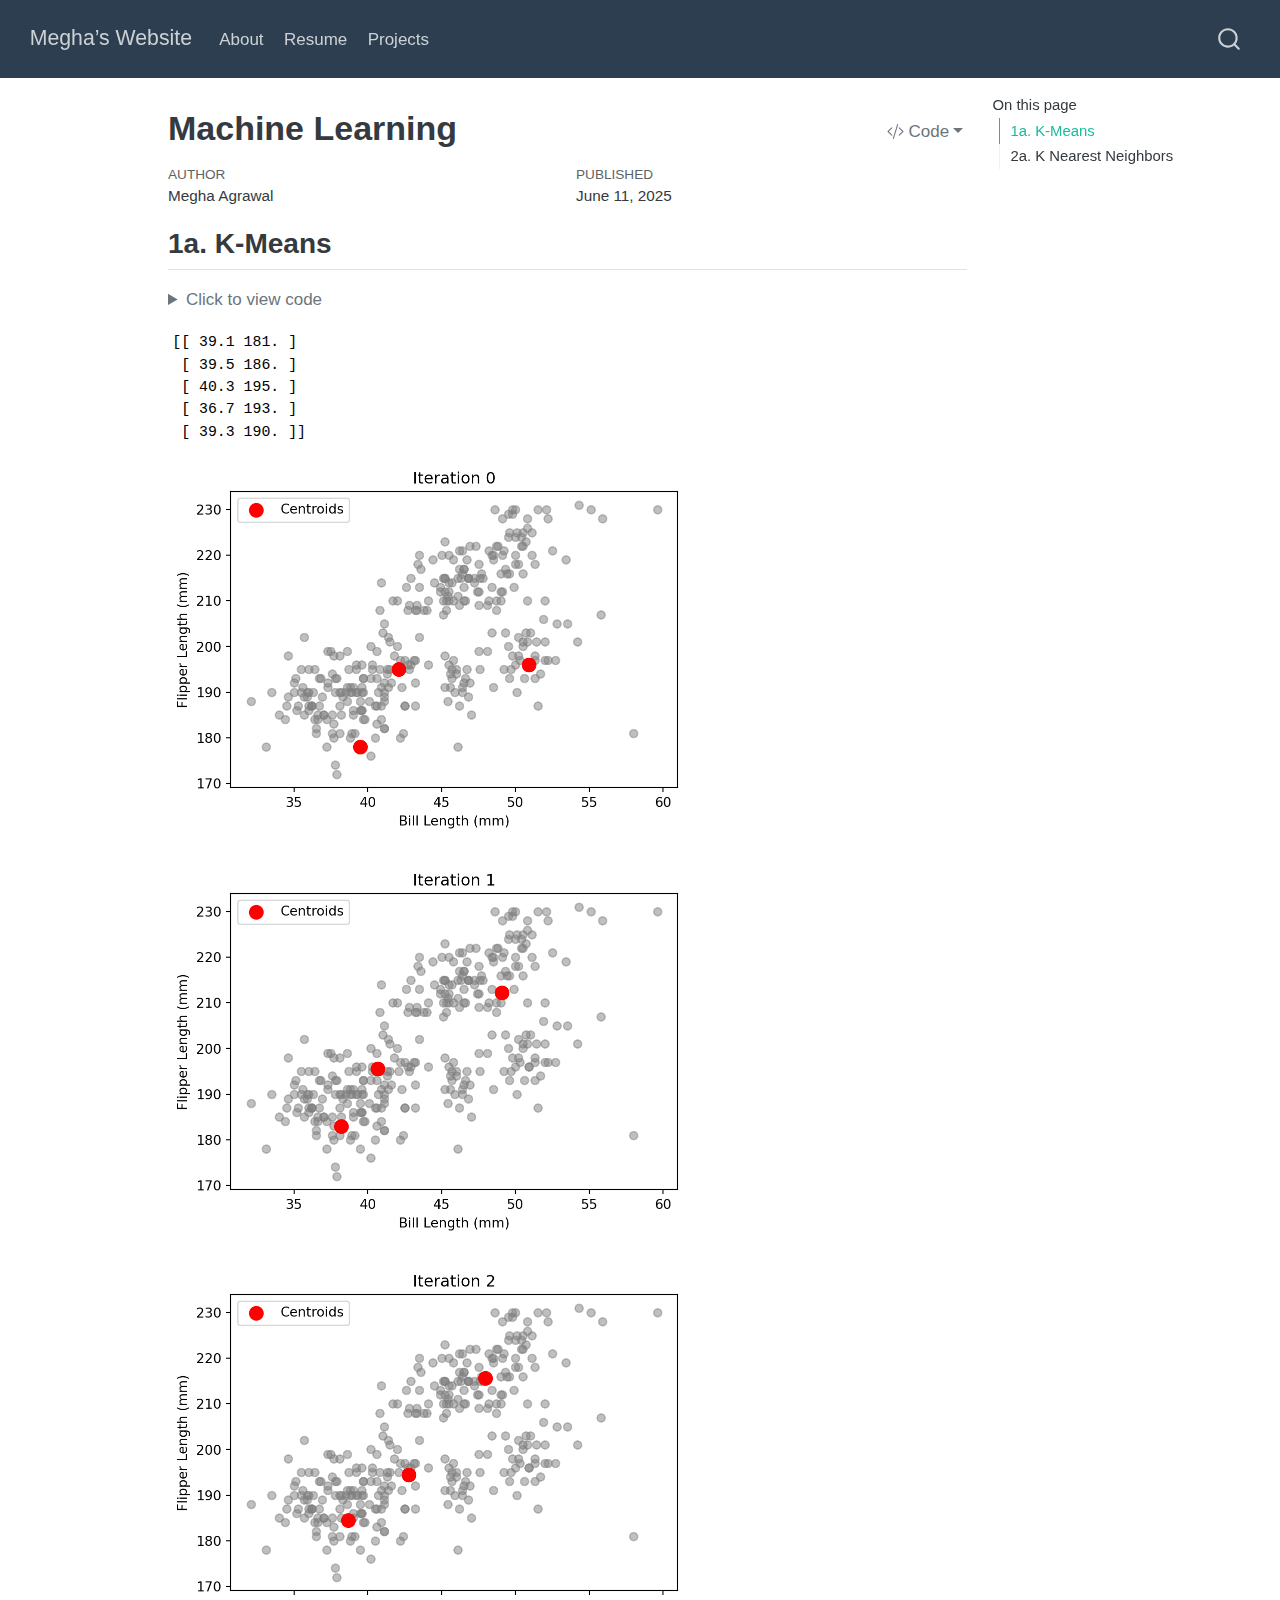
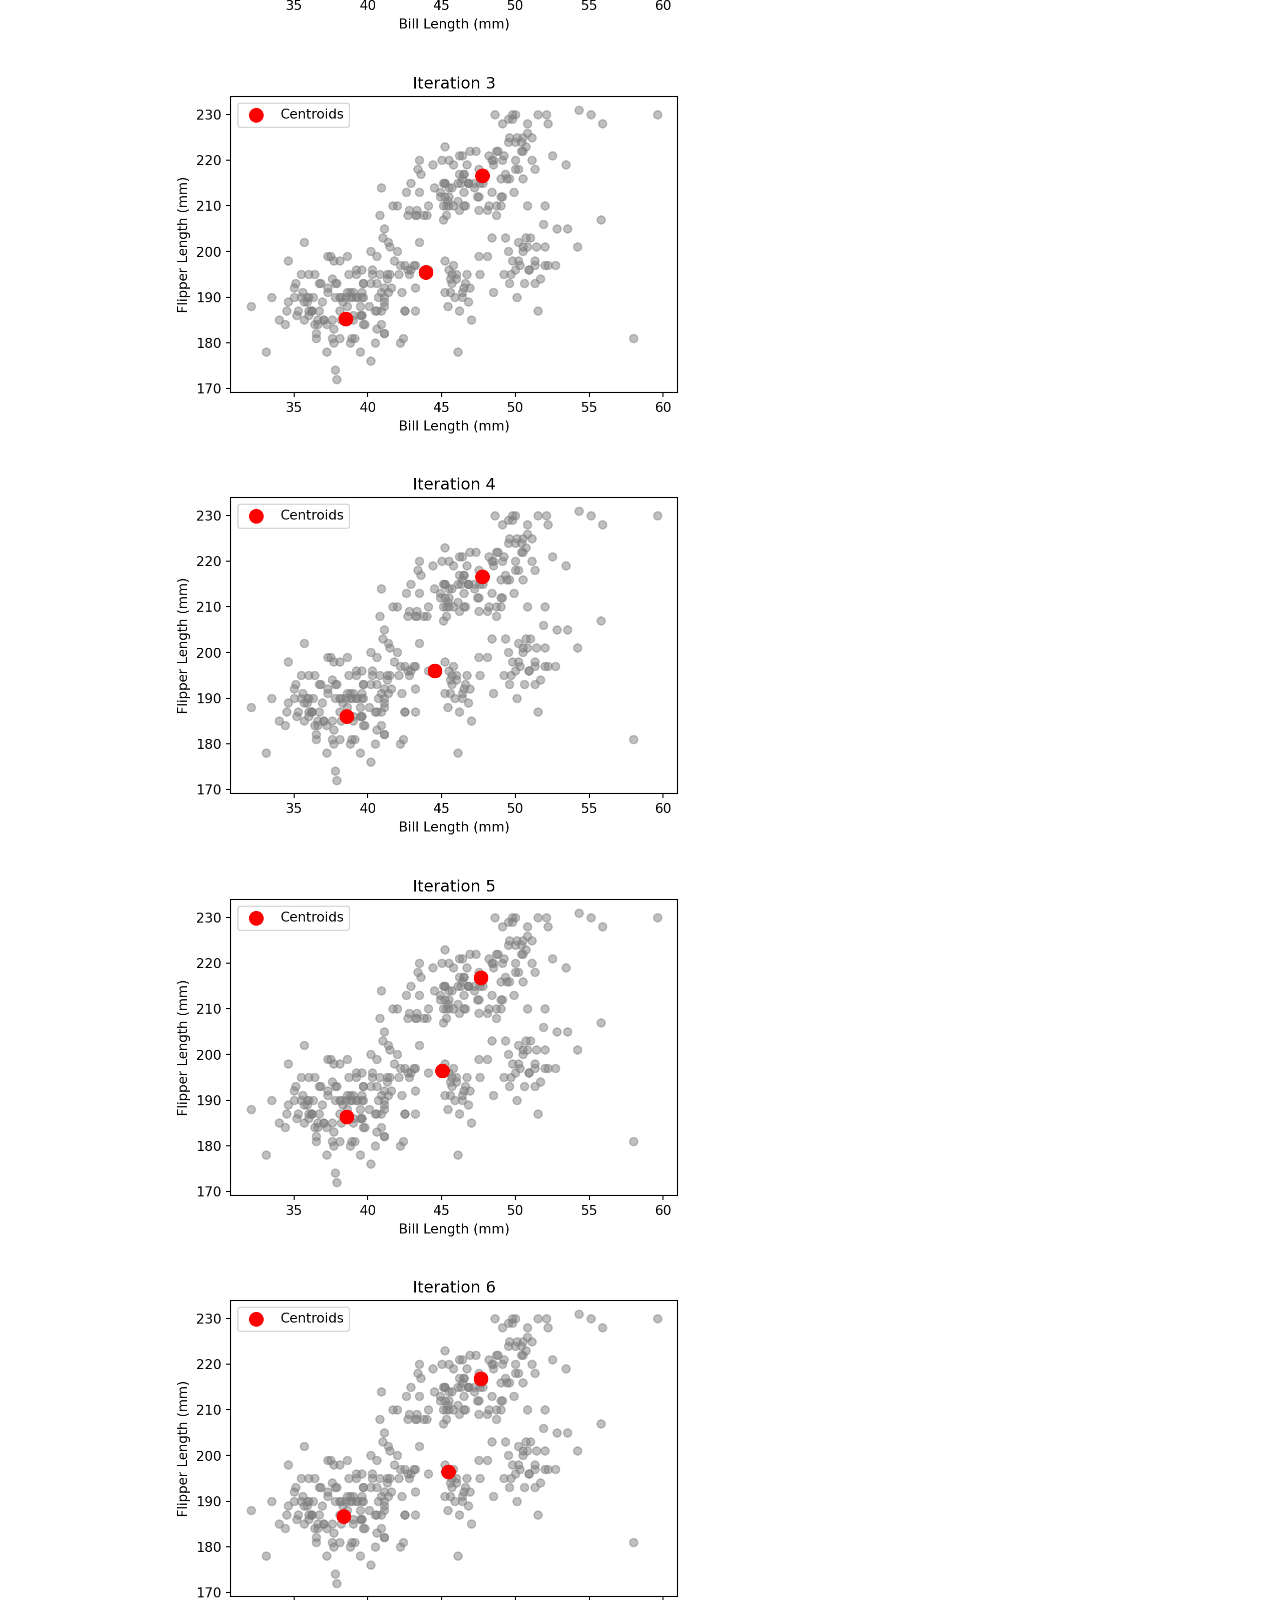
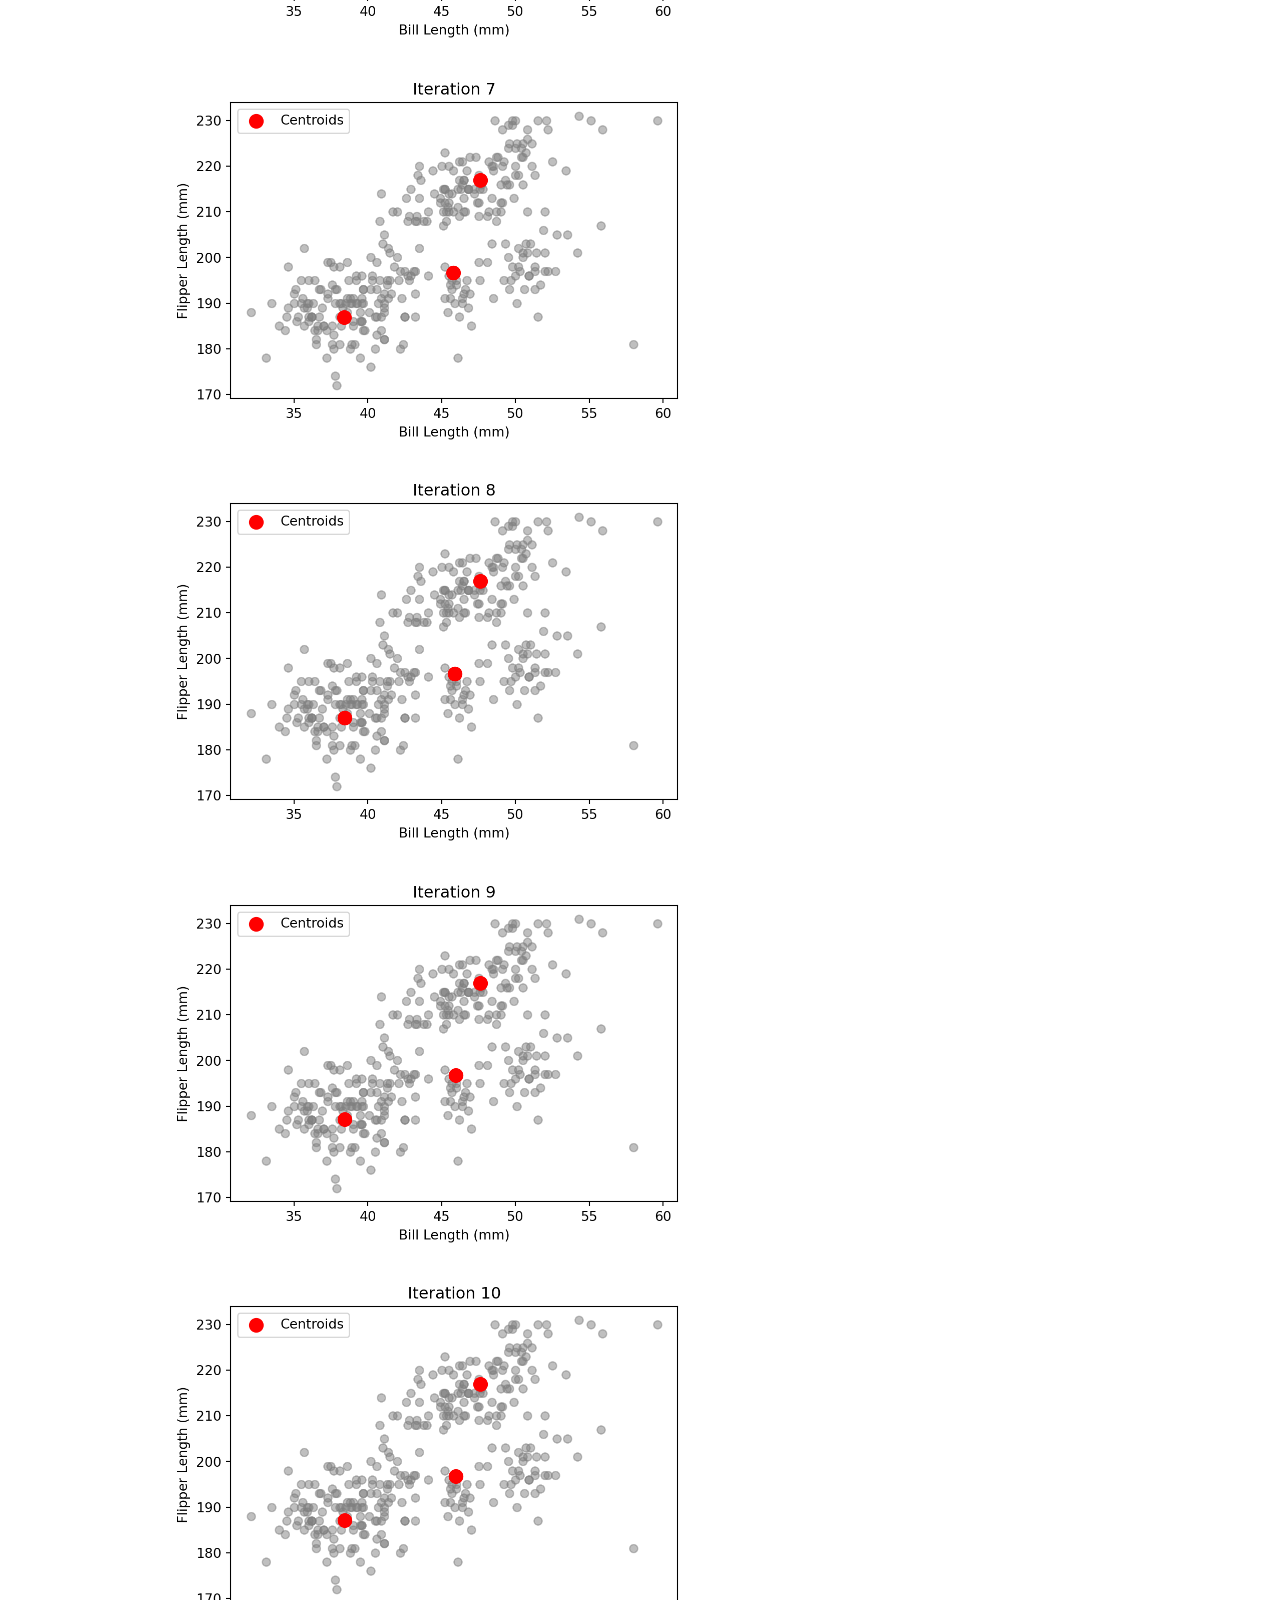
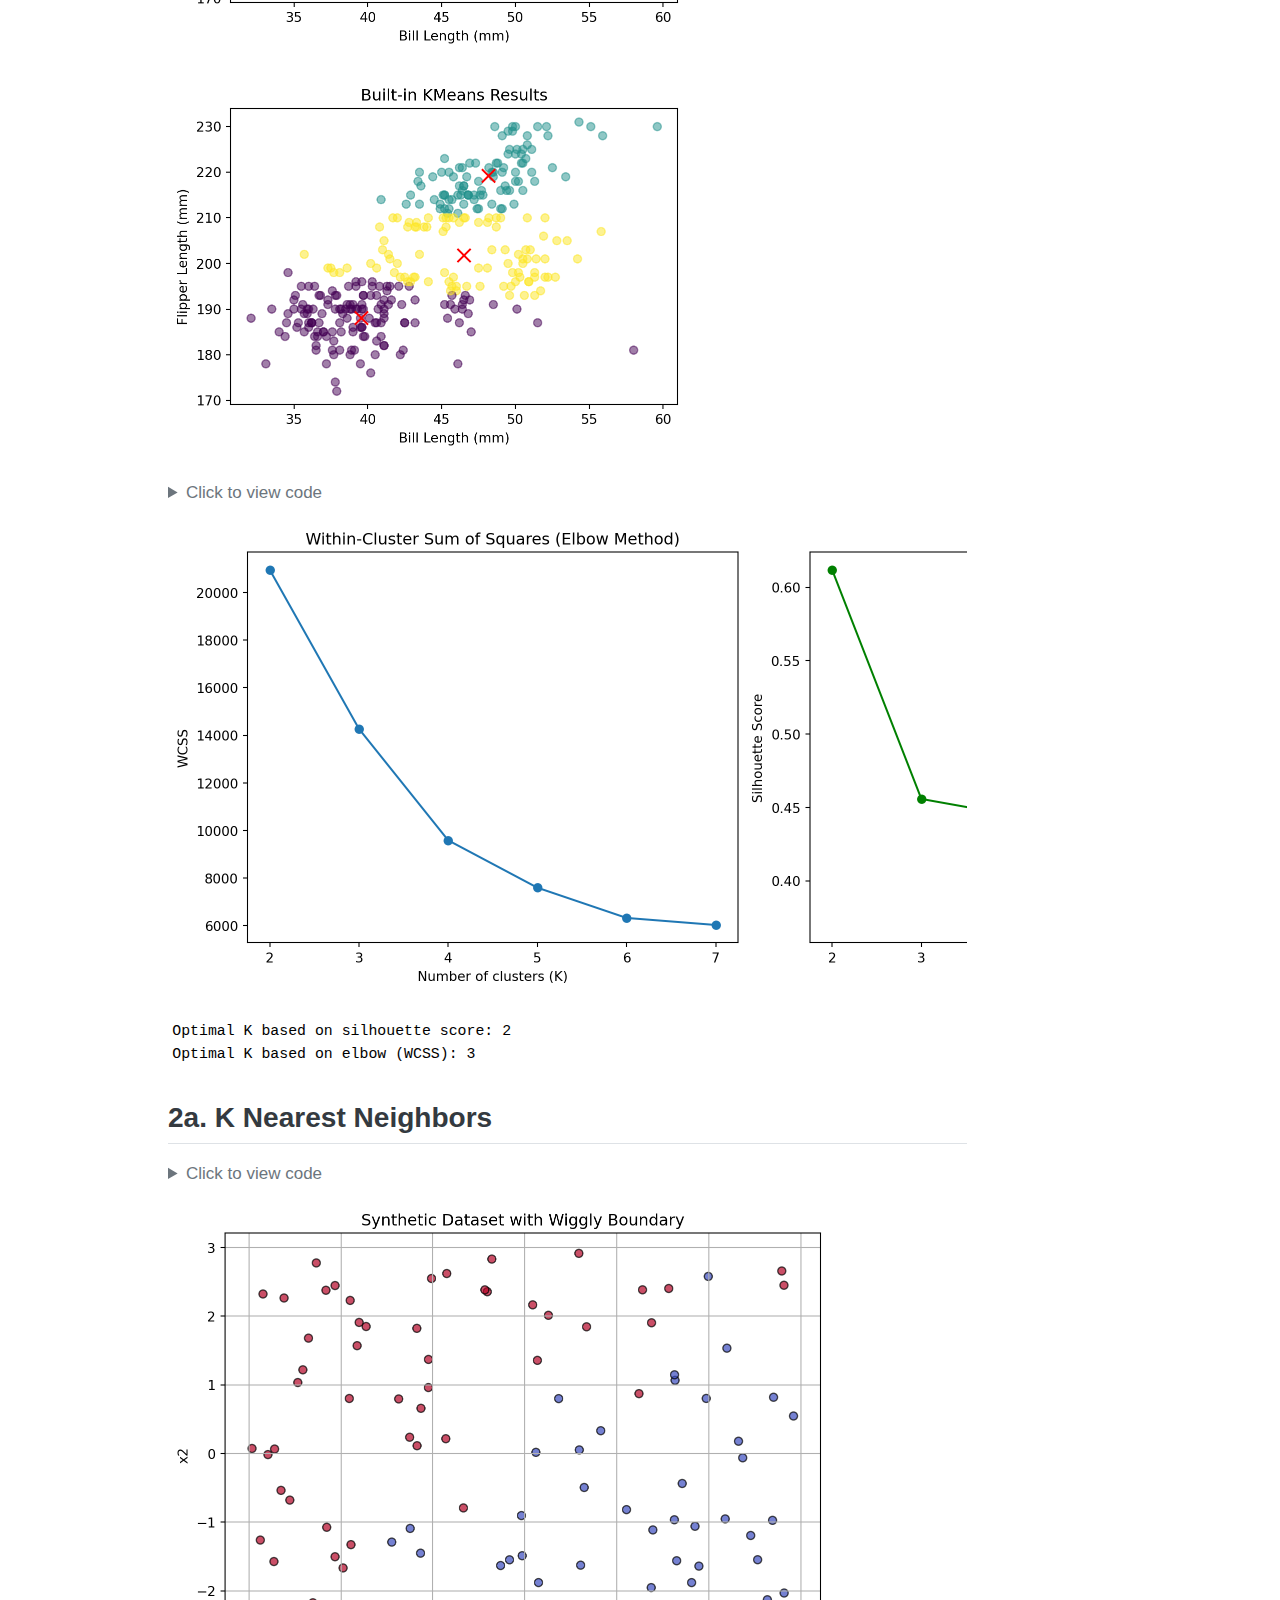
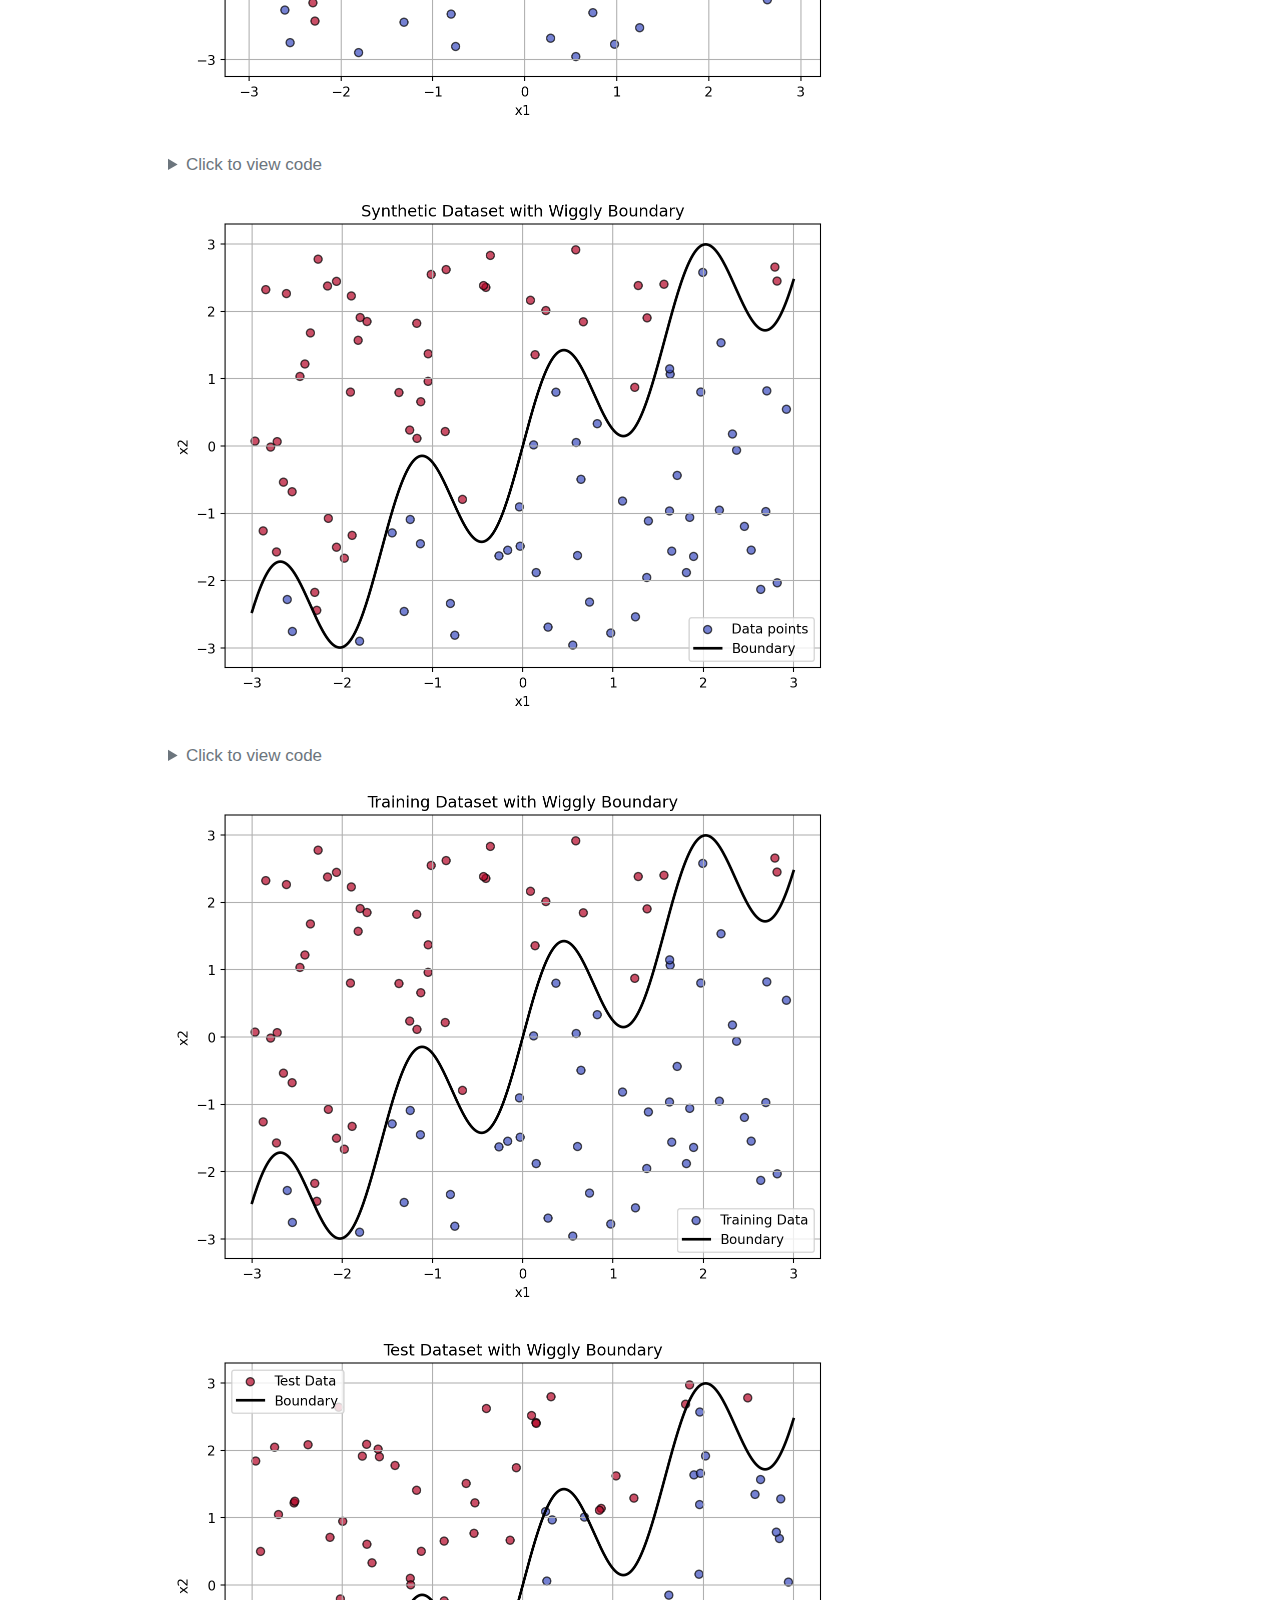
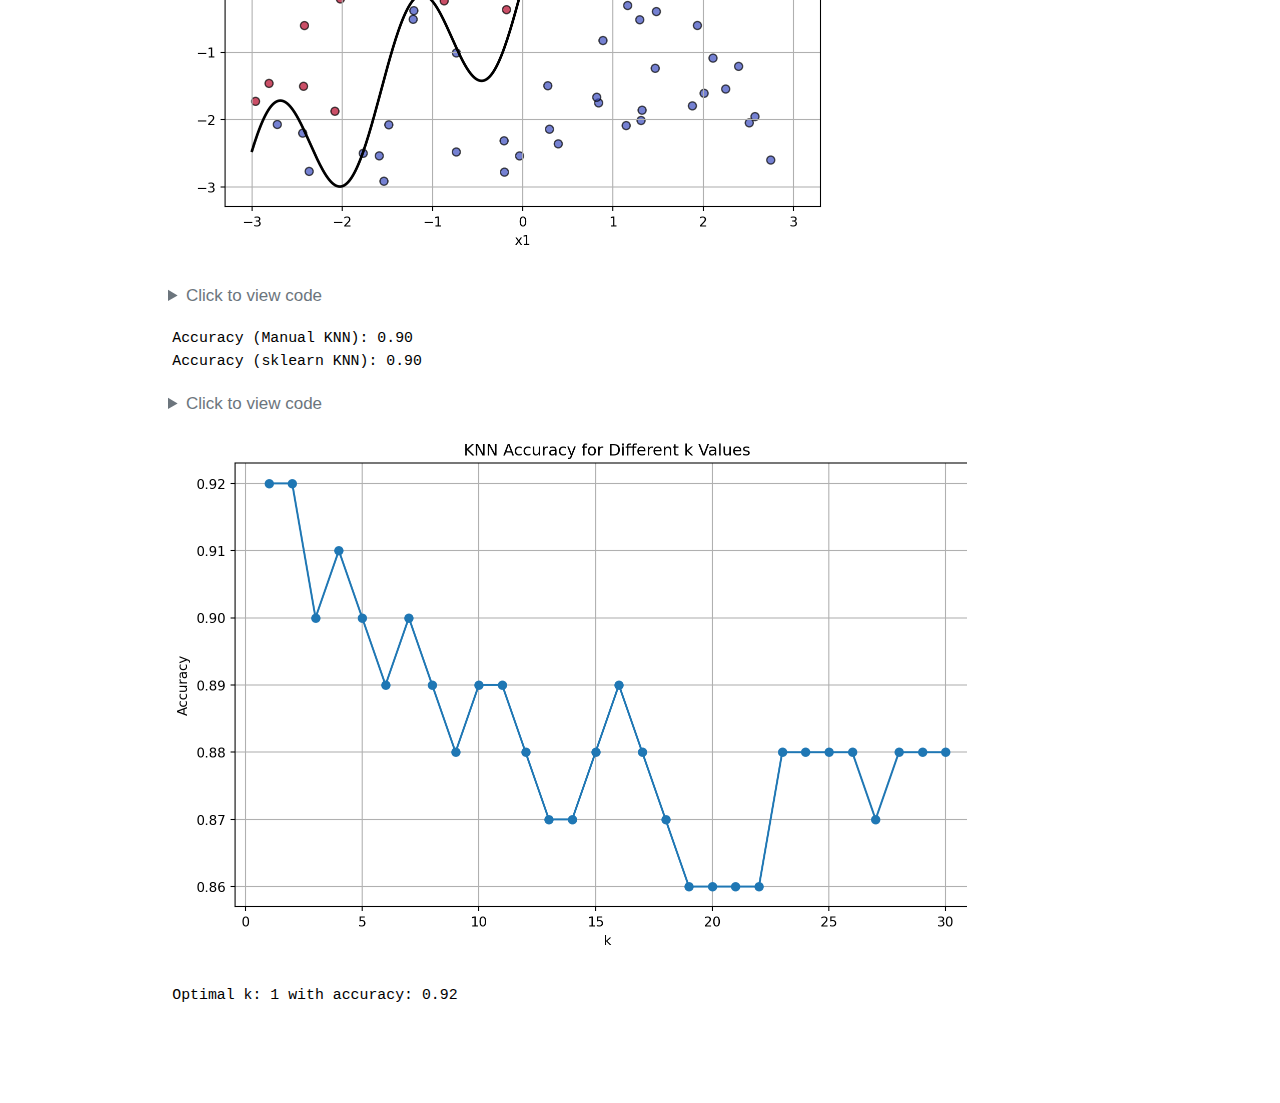
<file: docs/blog/project6/hw4_questions.html>
<!DOCTYPE html>
<html xmlns="http://www.w3.org/1999/xhtml" lang="en" xml:lang="en"><head>

<meta charset="utf-8">
<meta name="generator" content="quarto-1.6.43">

<meta name="viewport" content="width=device-width, initial-scale=1.0, user-scalable=yes">

<meta name="author" content="Megha Agrawal">
<meta name="dcterms.date" content="2025-06-11">

<title>Machine Learning – Megha’s Website</title>
<style>
code{white-space: pre-wrap;}
span.smallcaps{font-variant: small-caps;}
div.columns{display: flex; gap: min(4vw, 1.5em);}
div.column{flex: auto; overflow-x: auto;}
div.hanging-indent{margin-left: 1.5em; text-indent: -1.5em;}
ul.task-list{list-style: none;}
ul.task-list li input[type="checkbox"] {
  width: 0.8em;
  margin: 0 0.8em 0.2em -1em; /* quarto-specific, see https://github.com/quarto-dev/quarto-cli/issues/4556 */ 
  vertical-align: middle;
}
/* CSS for syntax highlighting */
pre > code.sourceCode { white-space: pre; position: relative; }
pre > code.sourceCode > span { line-height: 1.25; }
pre > code.sourceCode > span:empty { height: 1.2em; }
.sourceCode { overflow: visible; }
code.sourceCode > span { color: inherit; text-decoration: inherit; }
div.sourceCode { margin: 1em 0; }
pre.sourceCode { margin: 0; }
@media screen {
div.sourceCode { overflow: auto; }
}
@media print {
pre > code.sourceCode { white-space: pre-wrap; }
pre > code.sourceCode > span { display: inline-block; text-indent: -5em; padding-left: 5em; }
}
pre.numberSource code
  { counter-reset: source-line 0; }
pre.numberSource code > span
  { position: relative; left: -4em; counter-increment: source-line; }
pre.numberSource code > span > a:first-child::before
  { content: counter(source-line);
    position: relative; left: -1em; text-align: right; vertical-align: baseline;
    border: none; display: inline-block;
    -webkit-touch-callout: none; -webkit-user-select: none;
    -khtml-user-select: none; -moz-user-select: none;
    -ms-user-select: none; user-select: none;
    padding: 0 4px; width: 4em;
  }
pre.numberSource { margin-left: 3em;  padding-left: 4px; }
div.sourceCode
  {   }
@media screen {
pre > code.sourceCode > span > a:first-child::before { text-decoration: underline; }
}
</style>


<script src="../../site_libs/quarto-nav/quarto-nav.js"></script>
<script src="../../site_libs/quarto-nav/headroom.min.js"></script>
<script src="../../site_libs/clipboard/clipboard.min.js"></script>
<script src="../../site_libs/quarto-search/autocomplete.umd.js"></script>
<script src="../../site_libs/quarto-search/fuse.min.js"></script>
<script src="../../site_libs/quarto-search/quarto-search.js"></script>
<meta name="quarto:offset" content="../../">
<script src="../../site_libs/quarto-html/quarto.js"></script>
<script src="../../site_libs/quarto-html/popper.min.js"></script>
<script src="../../site_libs/quarto-html/tippy.umd.min.js"></script>
<script src="../../site_libs/quarto-html/anchor.min.js"></script>
<link href="../../site_libs/quarto-html/tippy.css" rel="stylesheet">
<link href="../../site_libs/quarto-html/quarto-syntax-highlighting-d4d76bf8491c20bad77d141916dc28e1.css" rel="stylesheet" id="quarto-text-highlighting-styles">
<script src="../../site_libs/bootstrap/bootstrap.min.js"></script>
<link href="../../site_libs/bootstrap/bootstrap-icons.css" rel="stylesheet">
<link href="../../site_libs/bootstrap/bootstrap-432955a49b8571b654ef9dd8da348745.min.css" rel="stylesheet" append-hash="true" id="quarto-bootstrap" data-mode="light">
<script id="quarto-search-options" type="application/json">{
  "location": "navbar",
  "copy-button": false,
  "collapse-after": 3,
  "panel-placement": "end",
  "type": "overlay",
  "limit": 50,
  "keyboard-shortcut": [
    "f",
    "/",
    "s"
  ],
  "show-item-context": false,
  "language": {
    "search-no-results-text": "No results",
    "search-matching-documents-text": "matching documents",
    "search-copy-link-title": "Copy link to search",
    "search-hide-matches-text": "Hide additional matches",
    "search-more-match-text": "more match in this document",
    "search-more-matches-text": "more matches in this document",
    "search-clear-button-title": "Clear",
    "search-text-placeholder": "",
    "search-detached-cancel-button-title": "Cancel",
    "search-submit-button-title": "Submit",
    "search-label": "Search"
  }
}</script>


<link rel="stylesheet" href="../../styles.css">
</head>

<body class="nav-fixed">

<div id="quarto-search-results"></div>
  <header id="quarto-header" class="headroom fixed-top">
    <nav class="navbar navbar-expand-lg " data-bs-theme="dark">
      <div class="navbar-container container-fluid">
      <div class="navbar-brand-container mx-auto">
    <a class="navbar-brand" href="../../index.html">
    <span class="navbar-title">Megha’s Website</span>
    </a>
  </div>
            <div id="quarto-search" class="" title="Search"></div>
          <button class="navbar-toggler" type="button" data-bs-toggle="collapse" data-bs-target="#navbarCollapse" aria-controls="navbarCollapse" role="menu" aria-expanded="false" aria-label="Toggle navigation" onclick="if (window.quartoToggleHeadroom) { window.quartoToggleHeadroom(); }">
  <span class="navbar-toggler-icon"></span>
</button>
          <div class="collapse navbar-collapse" id="navbarCollapse">
            <ul class="navbar-nav navbar-nav-scroll me-auto">
  <li class="nav-item">
    <a class="nav-link" href="../../index.html"> 
<span class="menu-text">About</span></a>
  </li>  
  <li class="nav-item">
    <a class="nav-link" href="../../resume.html"> 
<span class="menu-text">Resume</span></a>
  </li>  
  <li class="nav-item">
    <a class="nav-link" href="../../blog.html"> 
<span class="menu-text">Projects</span></a>
  </li>  
</ul>
          </div> <!-- /navcollapse -->
            <div class="quarto-navbar-tools">
</div>
      </div> <!-- /container-fluid -->
    </nav>
</header>
<!-- content -->
<div id="quarto-content" class="quarto-container page-columns page-rows-contents page-layout-article page-navbar">
<!-- sidebar -->
<!-- margin-sidebar -->
    <div id="quarto-margin-sidebar" class="sidebar margin-sidebar">
        <nav id="TOC" role="doc-toc" class="toc-active">
    <h2 id="toc-title">On this page</h2>
   
  <ul>
  <li><a href="#a.-k-means" id="toc-a.-k-means" class="nav-link active" data-scroll-target="#a.-k-means">1a. K-Means</a></li>
  <li><a href="#a.-k-nearest-neighbors" id="toc-a.-k-nearest-neighbors" class="nav-link" data-scroll-target="#a.-k-nearest-neighbors">2a. K Nearest Neighbors</a></li>
  </ul>
</nav>
    </div>
<!-- main -->
<main class="content" id="quarto-document-content">

<header id="title-block-header" class="quarto-title-block default">
<div class="quarto-title">
<div class="quarto-title-block"><div><h1 class="title">Machine Learning</h1><button type="button" class="btn code-tools-button dropdown-toggle" id="quarto-code-tools-menu" data-bs-toggle="dropdown" aria-expanded="false"><i class="bi"></i> Code</button><ul class="dropdown-menu dropdown-menu-end" aria-labelelledby="quarto-code-tools-menu"><li><a id="quarto-show-all-code" class="dropdown-item" href="javascript:void(0)" role="button">Show All Code</a></li><li><a id="quarto-hide-all-code" class="dropdown-item" href="javascript:void(0)" role="button">Hide All Code</a></li><li><hr class="dropdown-divider"></li><li><a id="quarto-view-source" class="dropdown-item" href="javascript:void(0)" role="button">View Source</a></li></ul></div></div>
</div>



<div class="quarto-title-meta">

    <div>
    <div class="quarto-title-meta-heading">Author</div>
    <div class="quarto-title-meta-contents">
             <p>Megha Agrawal </p>
          </div>
  </div>
    
    <div>
    <div class="quarto-title-meta-heading">Published</div>
    <div class="quarto-title-meta-contents">
      <p class="date">June 11, 2025</p>
    </div>
  </div>
  
    
  </div>
  


</header>


<section id="a.-k-means" class="level2">
<h2 class="anchored" data-anchor-id="a.-k-means">1a. K-Means</h2>
<div id="bf960992" class="cell" data-execution_count="1">
<details class="code-fold">
<summary>Click to view code</summary>
<div class="sourceCode cell-code" id="cb1"><pre class="sourceCode python code-with-copy"><code class="sourceCode python"><span id="cb1-1"><a href="#cb1-1" aria-hidden="true" tabindex="-1"></a><span class="im">import</span> pandas <span class="im">as</span> pd</span>
<span id="cb1-2"><a href="#cb1-2" aria-hidden="true" tabindex="-1"></a><span class="im">import</span> numpy <span class="im">as</span> np</span>
<span id="cb1-3"><a href="#cb1-3" aria-hidden="true" tabindex="-1"></a><span class="im">import</span> matplotlib.pyplot <span class="im">as</span> plt</span>
<span id="cb1-4"><a href="#cb1-4" aria-hidden="true" tabindex="-1"></a><span class="im">from</span> sklearn.cluster <span class="im">import</span> KMeans</span>
<span id="cb1-5"><a href="#cb1-5" aria-hidden="true" tabindex="-1"></a></span>
<span id="cb1-6"><a href="#cb1-6" aria-hidden="true" tabindex="-1"></a><span class="co"># Load data</span></span>
<span id="cb1-7"><a href="#cb1-7" aria-hidden="true" tabindex="-1"></a>penguins <span class="op">=</span> pd.read_csv(<span class="st">'palmer_penguins.csv'</span>)</span>
<span id="cb1-8"><a href="#cb1-8" aria-hidden="true" tabindex="-1"></a></span>
<span id="cb1-9"><a href="#cb1-9" aria-hidden="true" tabindex="-1"></a><span class="co"># Select correct columns based on actual names</span></span>
<span id="cb1-10"><a href="#cb1-10" aria-hidden="true" tabindex="-1"></a>X <span class="op">=</span> penguins[[<span class="st">'bill_length_mm'</span>, <span class="st">'flipper_length_mm'</span>]].dropna().values</span>
<span id="cb1-11"><a href="#cb1-11" aria-hidden="true" tabindex="-1"></a></span>
<span id="cb1-12"><a href="#cb1-12" aria-hidden="true" tabindex="-1"></a><span class="co"># Verify data loaded correctly</span></span>
<span id="cb1-13"><a href="#cb1-13" aria-hidden="true" tabindex="-1"></a><span class="bu">print</span>(X[:<span class="dv">5</span>])</span>
<span id="cb1-14"><a href="#cb1-14" aria-hidden="true" tabindex="-1"></a></span>
<span id="cb1-15"><a href="#cb1-15" aria-hidden="true" tabindex="-1"></a><span class="co"># Custom K-means implementation</span></span>
<span id="cb1-16"><a href="#cb1-16" aria-hidden="true" tabindex="-1"></a><span class="kw">def</span> custom_kmeans(X, k, max_iter<span class="op">=</span><span class="dv">10</span>):</span>
<span id="cb1-17"><a href="#cb1-17" aria-hidden="true" tabindex="-1"></a>    np.random.seed(<span class="dv">42</span>)</span>
<span id="cb1-18"><a href="#cb1-18" aria-hidden="true" tabindex="-1"></a>    centroids <span class="op">=</span> X[np.random.choice(<span class="bu">len</span>(X), k, replace<span class="op">=</span><span class="va">False</span>)]</span>
<span id="cb1-19"><a href="#cb1-19" aria-hidden="true" tabindex="-1"></a>    history <span class="op">=</span> [centroids.copy()]</span>
<span id="cb1-20"><a href="#cb1-20" aria-hidden="true" tabindex="-1"></a></span>
<span id="cb1-21"><a href="#cb1-21" aria-hidden="true" tabindex="-1"></a>    <span class="cf">for</span> _ <span class="kw">in</span> <span class="bu">range</span>(max_iter):</span>
<span id="cb1-22"><a href="#cb1-22" aria-hidden="true" tabindex="-1"></a>        distances <span class="op">=</span> np.linalg.norm(X[:, np.newaxis] <span class="op">-</span> centroids, axis<span class="op">=</span><span class="dv">2</span>)</span>
<span id="cb1-23"><a href="#cb1-23" aria-hidden="true" tabindex="-1"></a>        clusters <span class="op">=</span> np.argmin(distances, axis<span class="op">=</span><span class="dv">1</span>)</span>
<span id="cb1-24"><a href="#cb1-24" aria-hidden="true" tabindex="-1"></a></span>
<span id="cb1-25"><a href="#cb1-25" aria-hidden="true" tabindex="-1"></a>        new_centroids <span class="op">=</span> np.array([X[clusters <span class="op">==</span> i].mean(axis<span class="op">=</span><span class="dv">0</span>) <span class="cf">for</span> i <span class="kw">in</span> <span class="bu">range</span>(k)])</span>
<span id="cb1-26"><a href="#cb1-26" aria-hidden="true" tabindex="-1"></a>        history.append(new_centroids.copy())</span>
<span id="cb1-27"><a href="#cb1-27" aria-hidden="true" tabindex="-1"></a></span>
<span id="cb1-28"><a href="#cb1-28" aria-hidden="true" tabindex="-1"></a>        <span class="cf">if</span> np.allclose(centroids, new_centroids):</span>
<span id="cb1-29"><a href="#cb1-29" aria-hidden="true" tabindex="-1"></a>            <span class="cf">break</span></span>
<span id="cb1-30"><a href="#cb1-30" aria-hidden="true" tabindex="-1"></a></span>
<span id="cb1-31"><a href="#cb1-31" aria-hidden="true" tabindex="-1"></a>        centroids <span class="op">=</span> new_centroids</span>
<span id="cb1-32"><a href="#cb1-32" aria-hidden="true" tabindex="-1"></a></span>
<span id="cb1-33"><a href="#cb1-33" aria-hidden="true" tabindex="-1"></a>    <span class="cf">return</span> centroids, clusters, history</span>
<span id="cb1-34"><a href="#cb1-34" aria-hidden="true" tabindex="-1"></a></span>
<span id="cb1-35"><a href="#cb1-35" aria-hidden="true" tabindex="-1"></a><span class="co"># Run custom K-means</span></span>
<span id="cb1-36"><a href="#cb1-36" aria-hidden="true" tabindex="-1"></a>k <span class="op">=</span> <span class="dv">3</span></span>
<span id="cb1-37"><a href="#cb1-37" aria-hidden="true" tabindex="-1"></a>centroids, clusters, history <span class="op">=</span> custom_kmeans(X, k)</span>
<span id="cb1-38"><a href="#cb1-38" aria-hidden="true" tabindex="-1"></a></span>
<span id="cb1-39"><a href="#cb1-39" aria-hidden="true" tabindex="-1"></a><span class="co"># Plot iterations</span></span>
<span id="cb1-40"><a href="#cb1-40" aria-hidden="true" tabindex="-1"></a><span class="cf">for</span> i, centroid_iter <span class="kw">in</span> <span class="bu">enumerate</span>(history):</span>
<span id="cb1-41"><a href="#cb1-41" aria-hidden="true" tabindex="-1"></a>    plt.figure(figsize<span class="op">=</span>(<span class="dv">6</span>, <span class="dv">4</span>))</span>
<span id="cb1-42"><a href="#cb1-42" aria-hidden="true" tabindex="-1"></a>    plt.scatter(X[:, <span class="dv">0</span>], X[:, <span class="dv">1</span>], c<span class="op">=</span><span class="st">'gray'</span>, alpha<span class="op">=</span><span class="fl">0.5</span>)</span>
<span id="cb1-43"><a href="#cb1-43" aria-hidden="true" tabindex="-1"></a>    plt.scatter(centroid_iter[:, <span class="dv">0</span>], centroid_iter[:, <span class="dv">1</span>], c<span class="op">=</span><span class="st">'red'</span>, s<span class="op">=</span><span class="dv">100</span>, label<span class="op">=</span><span class="st">'Centroids'</span>)</span>
<span id="cb1-44"><a href="#cb1-44" aria-hidden="true" tabindex="-1"></a>    plt.title(<span class="ss">f'Iteration </span><span class="sc">{</span>i<span class="sc">}</span><span class="ss">'</span>)</span>
<span id="cb1-45"><a href="#cb1-45" aria-hidden="true" tabindex="-1"></a>    plt.xlabel(<span class="st">'Bill Length (mm)'</span>)</span>
<span id="cb1-46"><a href="#cb1-46" aria-hidden="true" tabindex="-1"></a>    plt.ylabel(<span class="st">'Flipper Length (mm)'</span>)</span>
<span id="cb1-47"><a href="#cb1-47" aria-hidden="true" tabindex="-1"></a>    plt.legend()</span>
<span id="cb1-48"><a href="#cb1-48" aria-hidden="true" tabindex="-1"></a>    plt.show()</span>
<span id="cb1-49"><a href="#cb1-49" aria-hidden="true" tabindex="-1"></a></span>
<span id="cb1-50"><a href="#cb1-50" aria-hidden="true" tabindex="-1"></a><span class="co"># Built-in KMeans comparison</span></span>
<span id="cb1-51"><a href="#cb1-51" aria-hidden="true" tabindex="-1"></a>builtin_kmeans <span class="op">=</span> KMeans(n_clusters<span class="op">=</span><span class="dv">3</span>, random_state<span class="op">=</span><span class="dv">42</span>).fit(X)</span>
<span id="cb1-52"><a href="#cb1-52" aria-hidden="true" tabindex="-1"></a></span>
<span id="cb1-53"><a href="#cb1-53" aria-hidden="true" tabindex="-1"></a>plt.figure(figsize<span class="op">=</span>(<span class="dv">6</span>, <span class="dv">4</span>))</span>
<span id="cb1-54"><a href="#cb1-54" aria-hidden="true" tabindex="-1"></a>plt.scatter(X[:, <span class="dv">0</span>], X[:, <span class="dv">1</span>], c<span class="op">=</span>builtin_kmeans.labels_, cmap<span class="op">=</span><span class="st">'viridis'</span>, alpha<span class="op">=</span><span class="fl">0.5</span>)</span>
<span id="cb1-55"><a href="#cb1-55" aria-hidden="true" tabindex="-1"></a>plt.scatter(builtin_kmeans.cluster_centers_[:, <span class="dv">0</span>], builtin_kmeans.cluster_centers_[:, <span class="dv">1</span>],</span>
<span id="cb1-56"><a href="#cb1-56" aria-hidden="true" tabindex="-1"></a>            c<span class="op">=</span><span class="st">'red'</span>, s<span class="op">=</span><span class="dv">100</span>, marker<span class="op">=</span><span class="st">'x'</span>)</span>
<span id="cb1-57"><a href="#cb1-57" aria-hidden="true" tabindex="-1"></a>plt.title(<span class="st">'Built-in KMeans Results'</span>)</span>
<span id="cb1-58"><a href="#cb1-58" aria-hidden="true" tabindex="-1"></a>plt.xlabel(<span class="st">'Bill Length (mm)'</span>)</span>
<span id="cb1-59"><a href="#cb1-59" aria-hidden="true" tabindex="-1"></a>plt.ylabel(<span class="st">'Flipper Length (mm)'</span>)</span>
<span id="cb1-60"><a href="#cb1-60" aria-hidden="true" tabindex="-1"></a>plt.show()</span></code><button title="Copy to Clipboard" class="code-copy-button"><i class="bi"></i></button></pre></div>
</details>
<div class="cell-output cell-output-stdout">
<pre><code>[[ 39.1 181. ]
 [ 39.5 186. ]
 [ 40.3 195. ]
 [ 36.7 193. ]
 [ 39.3 190. ]]</code></pre>
</div>
<div class="cell-output cell-output-display">
<div>
<figure class="figure">
<p><img src="hw4_questions_files/figure-html/cell-2-output-2.png" width="519" height="376" class="figure-img"></p>
</figure>
</div>
</div>
<div class="cell-output cell-output-display">
<div>
<figure class="figure">
<p><img src="hw4_questions_files/figure-html/cell-2-output-3.png" width="519" height="376" class="figure-img"></p>
</figure>
</div>
</div>
<div class="cell-output cell-output-display">
<div>
<figure class="figure">
<p><img src="hw4_questions_files/figure-html/cell-2-output-4.png" width="519" height="376" class="figure-img"></p>
</figure>
</div>
</div>
<div class="cell-output cell-output-display">
<div>
<figure class="figure">
<p><img src="hw4_questions_files/figure-html/cell-2-output-5.png" width="519" height="376" class="figure-img"></p>
</figure>
</div>
</div>
<div class="cell-output cell-output-display">
<div>
<figure class="figure">
<p><img src="hw4_questions_files/figure-html/cell-2-output-6.png" width="519" height="376" class="figure-img"></p>
</figure>
</div>
</div>
<div class="cell-output cell-output-display">
<div>
<figure class="figure">
<p><img src="hw4_questions_files/figure-html/cell-2-output-7.png" width="519" height="376" class="figure-img"></p>
</figure>
</div>
</div>
<div class="cell-output cell-output-display">
<div>
<figure class="figure">
<p><img src="hw4_questions_files/figure-html/cell-2-output-8.png" width="519" height="376" class="figure-img"></p>
</figure>
</div>
</div>
<div class="cell-output cell-output-display">
<div>
<figure class="figure">
<p><img src="hw4_questions_files/figure-html/cell-2-output-9.png" width="519" height="376" class="figure-img"></p>
</figure>
</div>
</div>
<div class="cell-output cell-output-display">
<div>
<figure class="figure">
<p><img src="hw4_questions_files/figure-html/cell-2-output-10.png" width="519" height="376" class="figure-img"></p>
</figure>
</div>
</div>
<div class="cell-output cell-output-display">
<div>
<figure class="figure">
<p><img src="hw4_questions_files/figure-html/cell-2-output-11.png" width="519" height="376" class="figure-img"></p>
</figure>
</div>
</div>
<div class="cell-output cell-output-display">
<div>
<figure class="figure">
<p><img src="hw4_questions_files/figure-html/cell-2-output-12.png" width="519" height="376" class="figure-img"></p>
</figure>
</div>
</div>
<div class="cell-output cell-output-display">
<div>
<figure class="figure">
<p><img src="hw4_questions_files/figure-html/cell-2-output-13.png" width="519" height="376" class="figure-img"></p>
</figure>
</div>
</div>
</div>
<div id="4ae097e2" class="cell" data-execution_count="2">
<details class="code-fold">
<summary>Click to view code</summary>
<div class="sourceCode cell-code" id="cb3"><pre class="sourceCode python code-with-copy"><code class="sourceCode python"><span id="cb3-1"><a href="#cb3-1" aria-hidden="true" tabindex="-1"></a><span class="im">import</span> pandas <span class="im">as</span> pd</span>
<span id="cb3-2"><a href="#cb3-2" aria-hidden="true" tabindex="-1"></a><span class="im">import</span> numpy <span class="im">as</span> np</span>
<span id="cb3-3"><a href="#cb3-3" aria-hidden="true" tabindex="-1"></a><span class="im">import</span> matplotlib.pyplot <span class="im">as</span> plt</span>
<span id="cb3-4"><a href="#cb3-4" aria-hidden="true" tabindex="-1"></a><span class="im">from</span> sklearn.cluster <span class="im">import</span> KMeans</span>
<span id="cb3-5"><a href="#cb3-5" aria-hidden="true" tabindex="-1"></a><span class="im">from</span> sklearn.metrics <span class="im">import</span> silhouette_score</span>
<span id="cb3-6"><a href="#cb3-6" aria-hidden="true" tabindex="-1"></a></span>
<span id="cb3-7"><a href="#cb3-7" aria-hidden="true" tabindex="-1"></a><span class="co"># Load data</span></span>
<span id="cb3-8"><a href="#cb3-8" aria-hidden="true" tabindex="-1"></a>penguins <span class="op">=</span> pd.read_csv(<span class="st">'palmer_penguins.csv'</span>)</span>
<span id="cb3-9"><a href="#cb3-9" aria-hidden="true" tabindex="-1"></a>X <span class="op">=</span> penguins[[<span class="st">'bill_length_mm'</span>, <span class="st">'flipper_length_mm'</span>]].dropna().values</span>
<span id="cb3-10"><a href="#cb3-10" aria-hidden="true" tabindex="-1"></a></span>
<span id="cb3-11"><a href="#cb3-11" aria-hidden="true" tabindex="-1"></a>wcss <span class="op">=</span> []</span>
<span id="cb3-12"><a href="#cb3-12" aria-hidden="true" tabindex="-1"></a>silhouette_scores <span class="op">=</span> []</span>
<span id="cb3-13"><a href="#cb3-13" aria-hidden="true" tabindex="-1"></a>K_range <span class="op">=</span> <span class="bu">range</span>(<span class="dv">2</span>, <span class="dv">8</span>)</span>
<span id="cb3-14"><a href="#cb3-14" aria-hidden="true" tabindex="-1"></a></span>
<span id="cb3-15"><a href="#cb3-15" aria-hidden="true" tabindex="-1"></a><span class="co"># Calculate metrics for different cluster sizes</span></span>
<span id="cb3-16"><a href="#cb3-16" aria-hidden="true" tabindex="-1"></a><span class="cf">for</span> k <span class="kw">in</span> K_range:</span>
<span id="cb3-17"><a href="#cb3-17" aria-hidden="true" tabindex="-1"></a>    kmeans <span class="op">=</span> KMeans(n_clusters<span class="op">=</span>k, random_state<span class="op">=</span><span class="dv">42</span>)</span>
<span id="cb3-18"><a href="#cb3-18" aria-hidden="true" tabindex="-1"></a>    labels <span class="op">=</span> kmeans.fit_predict(X)</span>
<span id="cb3-19"><a href="#cb3-19" aria-hidden="true" tabindex="-1"></a>    wcss.append(kmeans.inertia_)</span>
<span id="cb3-20"><a href="#cb3-20" aria-hidden="true" tabindex="-1"></a>    silhouette_scores.append(silhouette_score(X, labels))</span>
<span id="cb3-21"><a href="#cb3-21" aria-hidden="true" tabindex="-1"></a></span>
<span id="cb3-22"><a href="#cb3-22" aria-hidden="true" tabindex="-1"></a><span class="co"># Plot Within-Cluster-Sum-of-Squares (WCSS)</span></span>
<span id="cb3-23"><a href="#cb3-23" aria-hidden="true" tabindex="-1"></a>plt.figure(figsize<span class="op">=</span>(<span class="dv">12</span>, <span class="dv">5</span>))</span>
<span id="cb3-24"><a href="#cb3-24" aria-hidden="true" tabindex="-1"></a>plt.subplot(<span class="dv">1</span>, <span class="dv">2</span>, <span class="dv">1</span>)</span>
<span id="cb3-25"><a href="#cb3-25" aria-hidden="true" tabindex="-1"></a>plt.plot(K_range, wcss, marker<span class="op">=</span><span class="st">'o'</span>)</span>
<span id="cb3-26"><a href="#cb3-26" aria-hidden="true" tabindex="-1"></a>plt.title(<span class="st">'Within-Cluster Sum of Squares (Elbow Method)'</span>)</span>
<span id="cb3-27"><a href="#cb3-27" aria-hidden="true" tabindex="-1"></a>plt.xlabel(<span class="st">'Number of clusters (K)'</span>)</span>
<span id="cb3-28"><a href="#cb3-28" aria-hidden="true" tabindex="-1"></a>plt.ylabel(<span class="st">'WCSS'</span>)</span>
<span id="cb3-29"><a href="#cb3-29" aria-hidden="true" tabindex="-1"></a></span>
<span id="cb3-30"><a href="#cb3-30" aria-hidden="true" tabindex="-1"></a><span class="co"># Plot Silhouette scores</span></span>
<span id="cb3-31"><a href="#cb3-31" aria-hidden="true" tabindex="-1"></a>plt.subplot(<span class="dv">1</span>, <span class="dv">2</span>, <span class="dv">2</span>)</span>
<span id="cb3-32"><a href="#cb3-32" aria-hidden="true" tabindex="-1"></a>plt.plot(K_range, silhouette_scores, marker<span class="op">=</span><span class="st">'o'</span>, color<span class="op">=</span><span class="st">'green'</span>)</span>
<span id="cb3-33"><a href="#cb3-33" aria-hidden="true" tabindex="-1"></a>plt.title(<span class="st">'Silhouette Scores'</span>)</span>
<span id="cb3-34"><a href="#cb3-34" aria-hidden="true" tabindex="-1"></a>plt.xlabel(<span class="st">'Number of clusters (K)'</span>)</span>
<span id="cb3-35"><a href="#cb3-35" aria-hidden="true" tabindex="-1"></a>plt.ylabel(<span class="st">'Silhouette Score'</span>)</span>
<span id="cb3-36"><a href="#cb3-36" aria-hidden="true" tabindex="-1"></a></span>
<span id="cb3-37"><a href="#cb3-37" aria-hidden="true" tabindex="-1"></a>plt.tight_layout()</span>
<span id="cb3-38"><a href="#cb3-38" aria-hidden="true" tabindex="-1"></a>plt.show()</span>
<span id="cb3-39"><a href="#cb3-39" aria-hidden="true" tabindex="-1"></a></span>
<span id="cb3-40"><a href="#cb3-40" aria-hidden="true" tabindex="-1"></a><span class="co"># Identify the best K</span></span>
<span id="cb3-41"><a href="#cb3-41" aria-hidden="true" tabindex="-1"></a>optimal_k_silhouette <span class="op">=</span> K_range[np.argmax(silhouette_scores)]</span>
<span id="cb3-42"><a href="#cb3-42" aria-hidden="true" tabindex="-1"></a>optimal_k_wcss <span class="op">=</span> <span class="dv">3</span>  <span class="co"># Usually visually identified from the elbow method</span></span>
<span id="cb3-43"><a href="#cb3-43" aria-hidden="true" tabindex="-1"></a></span>
<span id="cb3-44"><a href="#cb3-44" aria-hidden="true" tabindex="-1"></a><span class="bu">print</span>(<span class="ss">f"Optimal K based on silhouette score: </span><span class="sc">{</span>optimal_k_silhouette<span class="sc">}</span><span class="ss">"</span>)</span>
<span id="cb3-45"><a href="#cb3-45" aria-hidden="true" tabindex="-1"></a><span class="bu">print</span>(<span class="ss">f"Optimal K based on elbow (WCSS): </span><span class="sc">{</span>optimal_k_wcss<span class="sc">}</span><span class="ss">"</span>)</span></code><button title="Copy to Clipboard" class="code-copy-button"><i class="bi"></i></button></pre></div>
</details>
<div class="cell-output cell-output-display">
<div>
<figure class="figure">
<p><img src="hw4_questions_files/figure-html/cell-3-output-1.png" width="1142" height="470" class="figure-img"></p>
</figure>
</div>
</div>
<div class="cell-output cell-output-stdout">
<pre><code>Optimal K based on silhouette score: 2
Optimal K based on elbow (WCSS): 3</code></pre>
</div>
</div>
</section>
<section id="a.-k-nearest-neighbors" class="level2">
<h2 class="anchored" data-anchor-id="a.-k-nearest-neighbors">2a. K Nearest Neighbors</h2>
<div id="cabe3977" class="cell" data-execution_count="3">
<details class="code-fold">
<summary>Click to view code</summary>
<div class="sourceCode cell-code" id="cb5"><pre class="sourceCode python code-with-copy"><code class="sourceCode python"><span id="cb5-1"><a href="#cb5-1" aria-hidden="true" tabindex="-1"></a><span class="im">import</span> numpy <span class="im">as</span> np</span>
<span id="cb5-2"><a href="#cb5-2" aria-hidden="true" tabindex="-1"></a><span class="im">import</span> pandas <span class="im">as</span> pd</span>
<span id="cb5-3"><a href="#cb5-3" aria-hidden="true" tabindex="-1"></a><span class="im">import</span> matplotlib.pyplot <span class="im">as</span> plt</span>
<span id="cb5-4"><a href="#cb5-4" aria-hidden="true" tabindex="-1"></a></span>
<span id="cb5-5"><a href="#cb5-5" aria-hidden="true" tabindex="-1"></a><span class="co"># Set seed for reproducibility</span></span>
<span id="cb5-6"><a href="#cb5-6" aria-hidden="true" tabindex="-1"></a>np.random.seed(<span class="dv">42</span>)</span>
<span id="cb5-7"><a href="#cb5-7" aria-hidden="true" tabindex="-1"></a></span>
<span id="cb5-8"><a href="#cb5-8" aria-hidden="true" tabindex="-1"></a><span class="co"># Generate synthetic data</span></span>
<span id="cb5-9"><a href="#cb5-9" aria-hidden="true" tabindex="-1"></a>n <span class="op">=</span> <span class="dv">100</span></span>
<span id="cb5-10"><a href="#cb5-10" aria-hidden="true" tabindex="-1"></a>x1 <span class="op">=</span> np.random.uniform(<span class="op">-</span><span class="dv">3</span>, <span class="dv">3</span>, n)</span>
<span id="cb5-11"><a href="#cb5-11" aria-hidden="true" tabindex="-1"></a>x2 <span class="op">=</span> np.random.uniform(<span class="op">-</span><span class="dv">3</span>, <span class="dv">3</span>, n)</span>
<span id="cb5-12"><a href="#cb5-12" aria-hidden="true" tabindex="-1"></a></span>
<span id="cb5-13"><a href="#cb5-13" aria-hidden="true" tabindex="-1"></a><span class="co"># Create boundary</span></span>
<span id="cb5-14"><a href="#cb5-14" aria-hidden="true" tabindex="-1"></a>boundary <span class="op">=</span> np.sin(<span class="dv">4</span> <span class="op">*</span> x1) <span class="op">+</span> x1</span>
<span id="cb5-15"><a href="#cb5-15" aria-hidden="true" tabindex="-1"></a></span>
<span id="cb5-16"><a href="#cb5-16" aria-hidden="true" tabindex="-1"></a><span class="co"># Generate binary outcome based on boundary</span></span>
<span id="cb5-17"><a href="#cb5-17" aria-hidden="true" tabindex="-1"></a>y <span class="op">=</span> (x2 <span class="op">&gt;</span> boundary).astype(<span class="bu">int</span>)</span>
<span id="cb5-18"><a href="#cb5-18" aria-hidden="true" tabindex="-1"></a></span>
<span id="cb5-19"><a href="#cb5-19" aria-hidden="true" tabindex="-1"></a><span class="co"># Compile data into a DataFrame</span></span>
<span id="cb5-20"><a href="#cb5-20" aria-hidden="true" tabindex="-1"></a>dat <span class="op">=</span> pd.DataFrame({<span class="st">'x1'</span>: x1, <span class="st">'x2'</span>: x2, <span class="st">'y'</span>: y})</span>
<span id="cb5-21"><a href="#cb5-21" aria-hidden="true" tabindex="-1"></a></span>
<span id="cb5-22"><a href="#cb5-22" aria-hidden="true" tabindex="-1"></a><span class="co"># Plot the data with boundary</span></span>
<span id="cb5-23"><a href="#cb5-23" aria-hidden="true" tabindex="-1"></a>plt.figure(figsize<span class="op">=</span>(<span class="dv">8</span>, <span class="dv">6</span>))</span>
<span id="cb5-24"><a href="#cb5-24" aria-hidden="true" tabindex="-1"></a>plt.scatter(dat.x1, dat.x2, c<span class="op">=</span>dat.y, cmap<span class="op">=</span><span class="st">'coolwarm'</span>, edgecolor<span class="op">=</span><span class="st">'k'</span>, alpha<span class="op">=</span><span class="fl">0.7</span>)</span>
<span id="cb5-25"><a href="#cb5-25" aria-hidden="true" tabindex="-1"></a>plt.title(<span class="st">'Synthetic Dataset with Wiggly Boundary'</span>)</span>
<span id="cb5-26"><a href="#cb5-26" aria-hidden="true" tabindex="-1"></a>plt.xlabel(<span class="st">'x1'</span>)</span>
<span id="cb5-27"><a href="#cb5-27" aria-hidden="true" tabindex="-1"></a>plt.ylabel(<span class="st">'x2'</span>)</span>
<span id="cb5-28"><a href="#cb5-28" aria-hidden="true" tabindex="-1"></a>plt.grid(<span class="va">True</span>)</span>
<span id="cb5-29"><a href="#cb5-29" aria-hidden="true" tabindex="-1"></a>plt.show()</span></code><button title="Copy to Clipboard" class="code-copy-button"><i class="bi"></i></button></pre></div>
</details>
<div class="cell-output cell-output-display">
<div>
<figure class="figure">
<p><img src="hw4_questions_files/figure-html/cell-4-output-1.png" width="662" height="523" class="figure-img"></p>
</figure>
</div>
</div>
</div>
<div id="2e5f4be2" class="cell" data-execution_count="4">
<details class="code-fold">
<summary>Click to view code</summary>
<div class="sourceCode cell-code" id="cb6"><pre class="sourceCode python code-with-copy"><code class="sourceCode python"><span id="cb6-1"><a href="#cb6-1" aria-hidden="true" tabindex="-1"></a><span class="im">import</span> numpy <span class="im">as</span> np</span>
<span id="cb6-2"><a href="#cb6-2" aria-hidden="true" tabindex="-1"></a><span class="im">import</span> pandas <span class="im">as</span> pd</span>
<span id="cb6-3"><a href="#cb6-3" aria-hidden="true" tabindex="-1"></a><span class="im">import</span> matplotlib.pyplot <span class="im">as</span> plt</span>
<span id="cb6-4"><a href="#cb6-4" aria-hidden="true" tabindex="-1"></a></span>
<span id="cb6-5"><a href="#cb6-5" aria-hidden="true" tabindex="-1"></a><span class="co"># Set seed for reproducibility</span></span>
<span id="cb6-6"><a href="#cb6-6" aria-hidden="true" tabindex="-1"></a>np.random.seed(<span class="dv">42</span>)</span>
<span id="cb6-7"><a href="#cb6-7" aria-hidden="true" tabindex="-1"></a></span>
<span id="cb6-8"><a href="#cb6-8" aria-hidden="true" tabindex="-1"></a><span class="co"># Generate synthetic data</span></span>
<span id="cb6-9"><a href="#cb6-9" aria-hidden="true" tabindex="-1"></a>n <span class="op">=</span> <span class="dv">100</span></span>
<span id="cb6-10"><a href="#cb6-10" aria-hidden="true" tabindex="-1"></a>x1 <span class="op">=</span> np.random.uniform(<span class="op">-</span><span class="dv">3</span>, <span class="dv">3</span>, n)</span>
<span id="cb6-11"><a href="#cb6-11" aria-hidden="true" tabindex="-1"></a>x2 <span class="op">=</span> np.random.uniform(<span class="op">-</span><span class="dv">3</span>, <span class="dv">3</span>, n)</span>
<span id="cb6-12"><a href="#cb6-12" aria-hidden="true" tabindex="-1"></a></span>
<span id="cb6-13"><a href="#cb6-13" aria-hidden="true" tabindex="-1"></a><span class="co"># Create boundary</span></span>
<span id="cb6-14"><a href="#cb6-14" aria-hidden="true" tabindex="-1"></a>boundary <span class="op">=</span> np.sin(<span class="dv">4</span> <span class="op">*</span> x1) <span class="op">+</span> x1</span>
<span id="cb6-15"><a href="#cb6-15" aria-hidden="true" tabindex="-1"></a></span>
<span id="cb6-16"><a href="#cb6-16" aria-hidden="true" tabindex="-1"></a><span class="co"># Generate binary outcome based on boundary</span></span>
<span id="cb6-17"><a href="#cb6-17" aria-hidden="true" tabindex="-1"></a>y <span class="op">=</span> (x2 <span class="op">&gt;</span> boundary).astype(<span class="bu">int</span>)</span>
<span id="cb6-18"><a href="#cb6-18" aria-hidden="true" tabindex="-1"></a></span>
<span id="cb6-19"><a href="#cb6-19" aria-hidden="true" tabindex="-1"></a><span class="co"># Compile data into a DataFrame</span></span>
<span id="cb6-20"><a href="#cb6-20" aria-hidden="true" tabindex="-1"></a>dat <span class="op">=</span> pd.DataFrame({<span class="st">'x1'</span>: x1, <span class="st">'x2'</span>: x2, <span class="st">'y'</span>: y})</span>
<span id="cb6-21"><a href="#cb6-21" aria-hidden="true" tabindex="-1"></a></span>
<span id="cb6-22"><a href="#cb6-22" aria-hidden="true" tabindex="-1"></a><span class="co"># Plot the data and boundary</span></span>
<span id="cb6-23"><a href="#cb6-23" aria-hidden="true" tabindex="-1"></a>plt.figure(figsize<span class="op">=</span>(<span class="dv">8</span>, <span class="dv">6</span>))</span>
<span id="cb6-24"><a href="#cb6-24" aria-hidden="true" tabindex="-1"></a>scatter <span class="op">=</span> plt.scatter(dat.x1, dat.x2, c<span class="op">=</span>dat.y, cmap<span class="op">=</span><span class="st">'coolwarm'</span>, edgecolor<span class="op">=</span><span class="st">'k'</span>, alpha<span class="op">=</span><span class="fl">0.7</span>, label<span class="op">=</span><span class="st">'Data points'</span>)</span>
<span id="cb6-25"><a href="#cb6-25" aria-hidden="true" tabindex="-1"></a></span>
<span id="cb6-26"><a href="#cb6-26" aria-hidden="true" tabindex="-1"></a><span class="co"># Draw the wiggly boundary</span></span>
<span id="cb6-27"><a href="#cb6-27" aria-hidden="true" tabindex="-1"></a>x_boundary <span class="op">=</span> np.linspace(<span class="op">-</span><span class="dv">3</span>, <span class="dv">3</span>, <span class="dv">400</span>)</span>
<span id="cb6-28"><a href="#cb6-28" aria-hidden="true" tabindex="-1"></a>y_boundary <span class="op">=</span> np.sin(<span class="dv">4</span> <span class="op">*</span> x_boundary) <span class="op">+</span> x_boundary</span>
<span id="cb6-29"><a href="#cb6-29" aria-hidden="true" tabindex="-1"></a>plt.plot(x_boundary, y_boundary, color<span class="op">=</span><span class="st">'black'</span>, linewidth<span class="op">=</span><span class="dv">2</span>, label<span class="op">=</span><span class="st">'Boundary'</span>)</span>
<span id="cb6-30"><a href="#cb6-30" aria-hidden="true" tabindex="-1"></a></span>
<span id="cb6-31"><a href="#cb6-31" aria-hidden="true" tabindex="-1"></a>plt.title(<span class="st">'Synthetic Dataset with Wiggly Boundary'</span>)</span>
<span id="cb6-32"><a href="#cb6-32" aria-hidden="true" tabindex="-1"></a>plt.xlabel(<span class="st">'x1'</span>)</span>
<span id="cb6-33"><a href="#cb6-33" aria-hidden="true" tabindex="-1"></a>plt.ylabel(<span class="st">'x2'</span>)</span>
<span id="cb6-34"><a href="#cb6-34" aria-hidden="true" tabindex="-1"></a>plt.legend()</span>
<span id="cb6-35"><a href="#cb6-35" aria-hidden="true" tabindex="-1"></a>plt.grid(<span class="va">True</span>)</span>
<span id="cb6-36"><a href="#cb6-36" aria-hidden="true" tabindex="-1"></a>plt.show()</span></code><button title="Copy to Clipboard" class="code-copy-button"><i class="bi"></i></button></pre></div>
</details>
<div class="cell-output cell-output-display">
<div>
<figure class="figure">
<p><img src="hw4_questions_files/figure-html/cell-5-output-1.png" width="662" height="523" class="figure-img"></p>
</figure>
</div>
</div>
</div>
<div id="2d2d5ad9" class="cell" data-execution_count="5">
<details class="code-fold">
<summary>Click to view code</summary>
<div class="sourceCode cell-code" id="cb7"><pre class="sourceCode python code-with-copy"><code class="sourceCode python"><span id="cb7-1"><a href="#cb7-1" aria-hidden="true" tabindex="-1"></a><span class="im">import</span> numpy <span class="im">as</span> np</span>
<span id="cb7-2"><a href="#cb7-2" aria-hidden="true" tabindex="-1"></a><span class="im">import</span> pandas <span class="im">as</span> pd</span>
<span id="cb7-3"><a href="#cb7-3" aria-hidden="true" tabindex="-1"></a><span class="im">import</span> matplotlib.pyplot <span class="im">as</span> plt</span>
<span id="cb7-4"><a href="#cb7-4" aria-hidden="true" tabindex="-1"></a></span>
<span id="cb7-5"><a href="#cb7-5" aria-hidden="true" tabindex="-1"></a><span class="co"># Function to generate synthetic data</span></span>
<span id="cb7-6"><a href="#cb7-6" aria-hidden="true" tabindex="-1"></a><span class="kw">def</span> generate_data(seed, n<span class="op">=</span><span class="dv">100</span>):</span>
<span id="cb7-7"><a href="#cb7-7" aria-hidden="true" tabindex="-1"></a>    np.random.seed(seed)</span>
<span id="cb7-8"><a href="#cb7-8" aria-hidden="true" tabindex="-1"></a>    x1 <span class="op">=</span> np.random.uniform(<span class="op">-</span><span class="dv">3</span>, <span class="dv">3</span>, n)</span>
<span id="cb7-9"><a href="#cb7-9" aria-hidden="true" tabindex="-1"></a>    x2 <span class="op">=</span> np.random.uniform(<span class="op">-</span><span class="dv">3</span>, <span class="dv">3</span>, n)</span>
<span id="cb7-10"><a href="#cb7-10" aria-hidden="true" tabindex="-1"></a>    boundary <span class="op">=</span> np.sin(<span class="dv">4</span> <span class="op">*</span> x1) <span class="op">+</span> x1</span>
<span id="cb7-11"><a href="#cb7-11" aria-hidden="true" tabindex="-1"></a>    y <span class="op">=</span> (x2 <span class="op">&gt;</span> boundary).astype(<span class="bu">int</span>)</span>
<span id="cb7-12"><a href="#cb7-12" aria-hidden="true" tabindex="-1"></a>    <span class="cf">return</span> pd.DataFrame({<span class="st">'x1'</span>: x1, <span class="st">'x2'</span>: x2, <span class="st">'y'</span>: y})</span>
<span id="cb7-13"><a href="#cb7-13" aria-hidden="true" tabindex="-1"></a></span>
<span id="cb7-14"><a href="#cb7-14" aria-hidden="true" tabindex="-1"></a><span class="co"># Generate training dataset</span></span>
<span id="cb7-15"><a href="#cb7-15" aria-hidden="true" tabindex="-1"></a>dat_train <span class="op">=</span> generate_data(seed<span class="op">=</span><span class="dv">42</span>)</span>
<span id="cb7-16"><a href="#cb7-16" aria-hidden="true" tabindex="-1"></a></span>
<span id="cb7-17"><a href="#cb7-17" aria-hidden="true" tabindex="-1"></a><span class="co"># Generate test dataset</span></span>
<span id="cb7-18"><a href="#cb7-18" aria-hidden="true" tabindex="-1"></a>dat_test <span class="op">=</span> generate_data(seed<span class="op">=</span><span class="dv">99</span>)</span>
<span id="cb7-19"><a href="#cb7-19" aria-hidden="true" tabindex="-1"></a></span>
<span id="cb7-20"><a href="#cb7-20" aria-hidden="true" tabindex="-1"></a><span class="co"># Plot the training dataset and boundary</span></span>
<span id="cb7-21"><a href="#cb7-21" aria-hidden="true" tabindex="-1"></a>plt.figure(figsize<span class="op">=</span>(<span class="dv">8</span>, <span class="dv">6</span>))</span>
<span id="cb7-22"><a href="#cb7-22" aria-hidden="true" tabindex="-1"></a>plt.scatter(dat_train.x1, dat_train.x2, c<span class="op">=</span>dat_train.y, cmap<span class="op">=</span><span class="st">'coolwarm'</span>, edgecolor<span class="op">=</span><span class="st">'k'</span>, alpha<span class="op">=</span><span class="fl">0.7</span>, label<span class="op">=</span><span class="st">'Training Data'</span>)</span>
<span id="cb7-23"><a href="#cb7-23" aria-hidden="true" tabindex="-1"></a></span>
<span id="cb7-24"><a href="#cb7-24" aria-hidden="true" tabindex="-1"></a><span class="co"># Draw the wiggly boundary</span></span>
<span id="cb7-25"><a href="#cb7-25" aria-hidden="true" tabindex="-1"></a>x_boundary <span class="op">=</span> np.linspace(<span class="op">-</span><span class="dv">3</span>, <span class="dv">3</span>, <span class="dv">400</span>)</span>
<span id="cb7-26"><a href="#cb7-26" aria-hidden="true" tabindex="-1"></a>y_boundary <span class="op">=</span> np.sin(<span class="dv">4</span> <span class="op">*</span> x_boundary) <span class="op">+</span> x_boundary</span>
<span id="cb7-27"><a href="#cb7-27" aria-hidden="true" tabindex="-1"></a>plt.plot(x_boundary, y_boundary, color<span class="op">=</span><span class="st">'black'</span>, linewidth<span class="op">=</span><span class="dv">2</span>, label<span class="op">=</span><span class="st">'Boundary'</span>)</span>
<span id="cb7-28"><a href="#cb7-28" aria-hidden="true" tabindex="-1"></a></span>
<span id="cb7-29"><a href="#cb7-29" aria-hidden="true" tabindex="-1"></a>plt.title(<span class="st">'Training Dataset with Wiggly Boundary'</span>)</span>
<span id="cb7-30"><a href="#cb7-30" aria-hidden="true" tabindex="-1"></a>plt.xlabel(<span class="st">'x1'</span>)</span>
<span id="cb7-31"><a href="#cb7-31" aria-hidden="true" tabindex="-1"></a>plt.ylabel(<span class="st">'x2'</span>)</span>
<span id="cb7-32"><a href="#cb7-32" aria-hidden="true" tabindex="-1"></a>plt.legend()</span>
<span id="cb7-33"><a href="#cb7-33" aria-hidden="true" tabindex="-1"></a>plt.grid(<span class="va">True</span>)</span>
<span id="cb7-34"><a href="#cb7-34" aria-hidden="true" tabindex="-1"></a>plt.show()</span>
<span id="cb7-35"><a href="#cb7-35" aria-hidden="true" tabindex="-1"></a></span>
<span id="cb7-36"><a href="#cb7-36" aria-hidden="true" tabindex="-1"></a><span class="co"># Optionally plot the test dataset</span></span>
<span id="cb7-37"><a href="#cb7-37" aria-hidden="true" tabindex="-1"></a>plt.figure(figsize<span class="op">=</span>(<span class="dv">8</span>, <span class="dv">6</span>))</span>
<span id="cb7-38"><a href="#cb7-38" aria-hidden="true" tabindex="-1"></a>plt.scatter(dat_test.x1, dat_test.x2, c<span class="op">=</span>dat_test.y, cmap<span class="op">=</span><span class="st">'coolwarm'</span>, edgecolor<span class="op">=</span><span class="st">'k'</span>, alpha<span class="op">=</span><span class="fl">0.7</span>, label<span class="op">=</span><span class="st">'Test Data'</span>)</span>
<span id="cb7-39"><a href="#cb7-39" aria-hidden="true" tabindex="-1"></a>plt.plot(x_boundary, y_boundary, color<span class="op">=</span><span class="st">'black'</span>, linewidth<span class="op">=</span><span class="dv">2</span>, label<span class="op">=</span><span class="st">'Boundary'</span>)</span>
<span id="cb7-40"><a href="#cb7-40" aria-hidden="true" tabindex="-1"></a></span>
<span id="cb7-41"><a href="#cb7-41" aria-hidden="true" tabindex="-1"></a>plt.title(<span class="st">'Test Dataset with Wiggly Boundary'</span>)</span>
<span id="cb7-42"><a href="#cb7-42" aria-hidden="true" tabindex="-1"></a>plt.xlabel(<span class="st">'x1'</span>)</span>
<span id="cb7-43"><a href="#cb7-43" aria-hidden="true" tabindex="-1"></a>plt.ylabel(<span class="st">'x2'</span>)</span>
<span id="cb7-44"><a href="#cb7-44" aria-hidden="true" tabindex="-1"></a>plt.legend()</span>
<span id="cb7-45"><a href="#cb7-45" aria-hidden="true" tabindex="-1"></a>plt.grid(<span class="va">True</span>)</span>
<span id="cb7-46"><a href="#cb7-46" aria-hidden="true" tabindex="-1"></a>plt.show()</span></code><button title="Copy to Clipboard" class="code-copy-button"><i class="bi"></i></button></pre></div>
</details>
<div class="cell-output cell-output-display">
<div>
<figure class="figure">
<p><img src="hw4_questions_files/figure-html/cell-6-output-1.png" width="662" height="523" class="figure-img"></p>
</figure>
</div>
</div>
<div class="cell-output cell-output-display">
<div>
<figure class="figure">
<p><img src="hw4_questions_files/figure-html/cell-6-output-2.png" width="662" height="523" class="figure-img"></p>
</figure>
</div>
</div>
</div>
<div id="d8e7b4e8" class="cell" data-execution_count="6">
<details class="code-fold">
<summary>Click to view code</summary>
<div class="sourceCode cell-code" id="cb8"><pre class="sourceCode python code-with-copy"><code class="sourceCode python"><span id="cb8-1"><a href="#cb8-1" aria-hidden="true" tabindex="-1"></a><span class="im">import</span> numpy <span class="im">as</span> np</span>
<span id="cb8-2"><a href="#cb8-2" aria-hidden="true" tabindex="-1"></a><span class="im">import</span> pandas <span class="im">as</span> pd</span>
<span id="cb8-3"><a href="#cb8-3" aria-hidden="true" tabindex="-1"></a><span class="im">import</span> matplotlib.pyplot <span class="im">as</span> plt</span>
<span id="cb8-4"><a href="#cb8-4" aria-hidden="true" tabindex="-1"></a><span class="im">from</span> sklearn.neighbors <span class="im">import</span> KNeighborsClassifier</span>
<span id="cb8-5"><a href="#cb8-5" aria-hidden="true" tabindex="-1"></a></span>
<span id="cb8-6"><a href="#cb8-6" aria-hidden="true" tabindex="-1"></a><span class="co"># Function to generate synthetic data</span></span>
<span id="cb8-7"><a href="#cb8-7" aria-hidden="true" tabindex="-1"></a><span class="kw">def</span> generate_data(seed, n<span class="op">=</span><span class="dv">100</span>):</span>
<span id="cb8-8"><a href="#cb8-8" aria-hidden="true" tabindex="-1"></a>    np.random.seed(seed)</span>
<span id="cb8-9"><a href="#cb8-9" aria-hidden="true" tabindex="-1"></a>    x1 <span class="op">=</span> np.random.uniform(<span class="op">-</span><span class="dv">3</span>, <span class="dv">3</span>, n)</span>
<span id="cb8-10"><a href="#cb8-10" aria-hidden="true" tabindex="-1"></a>    x2 <span class="op">=</span> np.random.uniform(<span class="op">-</span><span class="dv">3</span>, <span class="dv">3</span>, n)</span>
<span id="cb8-11"><a href="#cb8-11" aria-hidden="true" tabindex="-1"></a>    boundary <span class="op">=</span> np.sin(<span class="dv">4</span> <span class="op">*</span> x1) <span class="op">+</span> x1</span>
<span id="cb8-12"><a href="#cb8-12" aria-hidden="true" tabindex="-1"></a>    y <span class="op">=</span> (x2 <span class="op">&gt;</span> boundary).astype(<span class="bu">int</span>)</span>
<span id="cb8-13"><a href="#cb8-13" aria-hidden="true" tabindex="-1"></a>    <span class="cf">return</span> pd.DataFrame({<span class="st">'x1'</span>: x1, <span class="st">'x2'</span>: x2, <span class="st">'y'</span>: y})</span>
<span id="cb8-14"><a href="#cb8-14" aria-hidden="true" tabindex="-1"></a></span>
<span id="cb8-15"><a href="#cb8-15" aria-hidden="true" tabindex="-1"></a><span class="co"># Generate training dataset</span></span>
<span id="cb8-16"><a href="#cb8-16" aria-hidden="true" tabindex="-1"></a>dat_train <span class="op">=</span> generate_data(seed<span class="op">=</span><span class="dv">42</span>)</span>
<span id="cb8-17"><a href="#cb8-17" aria-hidden="true" tabindex="-1"></a>X_train <span class="op">=</span> dat_train[[<span class="st">'x1'</span>, <span class="st">'x2'</span>]].values</span>
<span id="cb8-18"><a href="#cb8-18" aria-hidden="true" tabindex="-1"></a>y_train <span class="op">=</span> dat_train[<span class="st">'y'</span>].values</span>
<span id="cb8-19"><a href="#cb8-19" aria-hidden="true" tabindex="-1"></a></span>
<span id="cb8-20"><a href="#cb8-20" aria-hidden="true" tabindex="-1"></a><span class="co"># Generate test dataset</span></span>
<span id="cb8-21"><a href="#cb8-21" aria-hidden="true" tabindex="-1"></a>dat_test <span class="op">=</span> generate_data(seed<span class="op">=</span><span class="dv">99</span>)</span>
<span id="cb8-22"><a href="#cb8-22" aria-hidden="true" tabindex="-1"></a>X_test <span class="op">=</span> dat_test[[<span class="st">'x1'</span>, <span class="st">'x2'</span>]].values</span>
<span id="cb8-23"><a href="#cb8-23" aria-hidden="true" tabindex="-1"></a>y_test <span class="op">=</span> dat_test[<span class="st">'y'</span>].values</span>
<span id="cb8-24"><a href="#cb8-24" aria-hidden="true" tabindex="-1"></a></span>
<span id="cb8-25"><a href="#cb8-25" aria-hidden="true" tabindex="-1"></a><span class="co"># KNN implemented manually</span></span>
<span id="cb8-26"><a href="#cb8-26" aria-hidden="true" tabindex="-1"></a><span class="kw">def</span> knn_predict(X_train, y_train, X_test, k<span class="op">=</span><span class="dv">5</span>):</span>
<span id="cb8-27"><a href="#cb8-27" aria-hidden="true" tabindex="-1"></a>    predictions <span class="op">=</span> []</span>
<span id="cb8-28"><a href="#cb8-28" aria-hidden="true" tabindex="-1"></a>    <span class="cf">for</span> test_point <span class="kw">in</span> X_test:</span>
<span id="cb8-29"><a href="#cb8-29" aria-hidden="true" tabindex="-1"></a>        distances <span class="op">=</span> np.linalg.norm(X_train <span class="op">-</span> test_point, axis<span class="op">=</span><span class="dv">1</span>)</span>
<span id="cb8-30"><a href="#cb8-30" aria-hidden="true" tabindex="-1"></a>        nearest_indices <span class="op">=</span> np.argsort(distances)[:k]</span>
<span id="cb8-31"><a href="#cb8-31" aria-hidden="true" tabindex="-1"></a>        nearest_labels <span class="op">=</span> y_train[nearest_indices]</span>
<span id="cb8-32"><a href="#cb8-32" aria-hidden="true" tabindex="-1"></a>        prediction <span class="op">=</span> np.bincount(nearest_labels).argmax()</span>
<span id="cb8-33"><a href="#cb8-33" aria-hidden="true" tabindex="-1"></a>        predictions.append(prediction)</span>
<span id="cb8-34"><a href="#cb8-34" aria-hidden="true" tabindex="-1"></a>    <span class="cf">return</span> np.array(predictions)</span>
<span id="cb8-35"><a href="#cb8-35" aria-hidden="true" tabindex="-1"></a></span>
<span id="cb8-36"><a href="#cb8-36" aria-hidden="true" tabindex="-1"></a><span class="co"># Predict manually</span></span>
<span id="cb8-37"><a href="#cb8-37" aria-hidden="true" tabindex="-1"></a>y_pred_manual <span class="op">=</span> knn_predict(X_train, y_train, X_test, k<span class="op">=</span><span class="dv">5</span>)</span>
<span id="cb8-38"><a href="#cb8-38" aria-hidden="true" tabindex="-1"></a></span>
<span id="cb8-39"><a href="#cb8-39" aria-hidden="true" tabindex="-1"></a><span class="co"># Verify using scikit-learn</span></span>
<span id="cb8-40"><a href="#cb8-40" aria-hidden="true" tabindex="-1"></a>knn <span class="op">=</span> KNeighborsClassifier(n_neighbors<span class="op">=</span><span class="dv">5</span>)</span>
<span id="cb8-41"><a href="#cb8-41" aria-hidden="true" tabindex="-1"></a>knn.fit(X_train, y_train)</span>
<span id="cb8-42"><a href="#cb8-42" aria-hidden="true" tabindex="-1"></a>y_pred_sklearn <span class="op">=</span> knn.predict(X_test)</span>
<span id="cb8-43"><a href="#cb8-43" aria-hidden="true" tabindex="-1"></a></span>
<span id="cb8-44"><a href="#cb8-44" aria-hidden="true" tabindex="-1"></a><span class="co"># Check if predictions match</span></span>
<span id="cb8-45"><a href="#cb8-45" aria-hidden="true" tabindex="-1"></a>accuracy_manual <span class="op">=</span> np.mean(y_pred_manual <span class="op">==</span> y_test)</span>
<span id="cb8-46"><a href="#cb8-46" aria-hidden="true" tabindex="-1"></a>accuracy_sklearn <span class="op">=</span> np.mean(y_pred_sklearn <span class="op">==</span> y_test)</span>
<span id="cb8-47"><a href="#cb8-47" aria-hidden="true" tabindex="-1"></a></span>
<span id="cb8-48"><a href="#cb8-48" aria-hidden="true" tabindex="-1"></a><span class="bu">print</span>(<span class="ss">f"Accuracy (Manual KNN): </span><span class="sc">{</span>accuracy_manual<span class="sc">:.2f}</span><span class="ss">"</span>)</span>
<span id="cb8-49"><a href="#cb8-49" aria-hidden="true" tabindex="-1"></a><span class="bu">print</span>(<span class="ss">f"Accuracy (sklearn KNN): </span><span class="sc">{</span>accuracy_sklearn<span class="sc">:.2f}</span><span class="ss">"</span>)</span></code><button title="Copy to Clipboard" class="code-copy-button"><i class="bi"></i></button></pre></div>
</details>
<div class="cell-output cell-output-stdout">
<pre><code>Accuracy (Manual KNN): 0.90
Accuracy (sklearn KNN): 0.90</code></pre>
</div>
</div>
<div id="61c5c64d" class="cell" data-execution_count="7">
<details class="code-fold">
<summary>Click to view code</summary>
<div class="sourceCode cell-code" id="cb10"><pre class="sourceCode python code-with-copy"><code class="sourceCode python"><span id="cb10-1"><a href="#cb10-1" aria-hidden="true" tabindex="-1"></a><span class="im">import</span> numpy <span class="im">as</span> np</span>
<span id="cb10-2"><a href="#cb10-2" aria-hidden="true" tabindex="-1"></a><span class="im">import</span> pandas <span class="im">as</span> pd</span>
<span id="cb10-3"><a href="#cb10-3" aria-hidden="true" tabindex="-1"></a><span class="im">import</span> matplotlib.pyplot <span class="im">as</span> plt</span>
<span id="cb10-4"><a href="#cb10-4" aria-hidden="true" tabindex="-1"></a><span class="im">from</span> sklearn.neighbors <span class="im">import</span> KNeighborsClassifier</span>
<span id="cb10-5"><a href="#cb10-5" aria-hidden="true" tabindex="-1"></a></span>
<span id="cb10-6"><a href="#cb10-6" aria-hidden="true" tabindex="-1"></a><span class="co"># Function to generate synthetic data</span></span>
<span id="cb10-7"><a href="#cb10-7" aria-hidden="true" tabindex="-1"></a><span class="kw">def</span> generate_data(seed, n<span class="op">=</span><span class="dv">100</span>):</span>
<span id="cb10-8"><a href="#cb10-8" aria-hidden="true" tabindex="-1"></a>    np.random.seed(seed)</span>
<span id="cb10-9"><a href="#cb10-9" aria-hidden="true" tabindex="-1"></a>    x1 <span class="op">=</span> np.random.uniform(<span class="op">-</span><span class="dv">3</span>, <span class="dv">3</span>, n)</span>
<span id="cb10-10"><a href="#cb10-10" aria-hidden="true" tabindex="-1"></a>    x2 <span class="op">=</span> np.random.uniform(<span class="op">-</span><span class="dv">3</span>, <span class="dv">3</span>, n)</span>
<span id="cb10-11"><a href="#cb10-11" aria-hidden="true" tabindex="-1"></a>    boundary <span class="op">=</span> np.sin(<span class="dv">4</span> <span class="op">*</span> x1) <span class="op">+</span> x1</span>
<span id="cb10-12"><a href="#cb10-12" aria-hidden="true" tabindex="-1"></a>    y <span class="op">=</span> (x2 <span class="op">&gt;</span> boundary).astype(<span class="bu">int</span>)</span>
<span id="cb10-13"><a href="#cb10-13" aria-hidden="true" tabindex="-1"></a>    <span class="cf">return</span> pd.DataFrame({<span class="st">'x1'</span>: x1, <span class="st">'x2'</span>: x2, <span class="st">'y'</span>: y})</span>
<span id="cb10-14"><a href="#cb10-14" aria-hidden="true" tabindex="-1"></a></span>
<span id="cb10-15"><a href="#cb10-15" aria-hidden="true" tabindex="-1"></a><span class="co"># Generate training dataset</span></span>
<span id="cb10-16"><a href="#cb10-16" aria-hidden="true" tabindex="-1"></a>dat_train <span class="op">=</span> generate_data(seed<span class="op">=</span><span class="dv">42</span>)</span>
<span id="cb10-17"><a href="#cb10-17" aria-hidden="true" tabindex="-1"></a>X_train <span class="op">=</span> dat_train[[<span class="st">'x1'</span>, <span class="st">'x2'</span>]].values</span>
<span id="cb10-18"><a href="#cb10-18" aria-hidden="true" tabindex="-1"></a>y_train <span class="op">=</span> dat_train[<span class="st">'y'</span>].values</span>
<span id="cb10-19"><a href="#cb10-19" aria-hidden="true" tabindex="-1"></a></span>
<span id="cb10-20"><a href="#cb10-20" aria-hidden="true" tabindex="-1"></a><span class="co"># Generate test dataset</span></span>
<span id="cb10-21"><a href="#cb10-21" aria-hidden="true" tabindex="-1"></a>dat_test <span class="op">=</span> generate_data(seed<span class="op">=</span><span class="dv">99</span>)</span>
<span id="cb10-22"><a href="#cb10-22" aria-hidden="true" tabindex="-1"></a>X_test <span class="op">=</span> dat_test[[<span class="st">'x1'</span>, <span class="st">'x2'</span>]].values</span>
<span id="cb10-23"><a href="#cb10-23" aria-hidden="true" tabindex="-1"></a>y_test <span class="op">=</span> dat_test[<span class="st">'y'</span>].values</span>
<span id="cb10-24"><a href="#cb10-24" aria-hidden="true" tabindex="-1"></a></span>
<span id="cb10-25"><a href="#cb10-25" aria-hidden="true" tabindex="-1"></a><span class="co"># KNN implemented manually</span></span>
<span id="cb10-26"><a href="#cb10-26" aria-hidden="true" tabindex="-1"></a><span class="kw">def</span> knn_predict(X_train, y_train, X_test, k<span class="op">=</span><span class="dv">5</span>):</span>
<span id="cb10-27"><a href="#cb10-27" aria-hidden="true" tabindex="-1"></a>    predictions <span class="op">=</span> []</span>
<span id="cb10-28"><a href="#cb10-28" aria-hidden="true" tabindex="-1"></a>    <span class="cf">for</span> test_point <span class="kw">in</span> X_test:</span>
<span id="cb10-29"><a href="#cb10-29" aria-hidden="true" tabindex="-1"></a>        distances <span class="op">=</span> np.linalg.norm(X_train <span class="op">-</span> test_point, axis<span class="op">=</span><span class="dv">1</span>)</span>
<span id="cb10-30"><a href="#cb10-30" aria-hidden="true" tabindex="-1"></a>        nearest_indices <span class="op">=</span> np.argsort(distances)[:k]</span>
<span id="cb10-31"><a href="#cb10-31" aria-hidden="true" tabindex="-1"></a>        nearest_labels <span class="op">=</span> y_train[nearest_indices]</span>
<span id="cb10-32"><a href="#cb10-32" aria-hidden="true" tabindex="-1"></a>        prediction <span class="op">=</span> np.bincount(nearest_labels).argmax()</span>
<span id="cb10-33"><a href="#cb10-33" aria-hidden="true" tabindex="-1"></a>        predictions.append(prediction)</span>
<span id="cb10-34"><a href="#cb10-34" aria-hidden="true" tabindex="-1"></a>    <span class="cf">return</span> np.array(predictions)</span>
<span id="cb10-35"><a href="#cb10-35" aria-hidden="true" tabindex="-1"></a></span>
<span id="cb10-36"><a href="#cb10-36" aria-hidden="true" tabindex="-1"></a><span class="co"># Calculate accuracy for k=1 to k=30</span></span>
<span id="cb10-37"><a href="#cb10-37" aria-hidden="true" tabindex="-1"></a>accuracies <span class="op">=</span> []</span>
<span id="cb10-38"><a href="#cb10-38" aria-hidden="true" tabindex="-1"></a>k_values <span class="op">=</span> <span class="bu">range</span>(<span class="dv">1</span>, <span class="dv">31</span>)</span>
<span id="cb10-39"><a href="#cb10-39" aria-hidden="true" tabindex="-1"></a><span class="cf">for</span> k <span class="kw">in</span> k_values:</span>
<span id="cb10-40"><a href="#cb10-40" aria-hidden="true" tabindex="-1"></a>    y_pred <span class="op">=</span> knn_predict(X_train, y_train, X_test, k<span class="op">=</span>k)</span>
<span id="cb10-41"><a href="#cb10-41" aria-hidden="true" tabindex="-1"></a>    accuracy <span class="op">=</span> np.mean(y_pred <span class="op">==</span> y_test)</span>
<span id="cb10-42"><a href="#cb10-42" aria-hidden="true" tabindex="-1"></a>    accuracies.append(accuracy)</span>
<span id="cb10-43"><a href="#cb10-43" aria-hidden="true" tabindex="-1"></a></span>
<span id="cb10-44"><a href="#cb10-44" aria-hidden="true" tabindex="-1"></a><span class="co"># Plot accuracy vs k</span></span>
<span id="cb10-45"><a href="#cb10-45" aria-hidden="true" tabindex="-1"></a>plt.figure(figsize<span class="op">=</span>(<span class="dv">10</span>, <span class="dv">6</span>))</span>
<span id="cb10-46"><a href="#cb10-46" aria-hidden="true" tabindex="-1"></a>plt.plot(k_values, accuracies, marker<span class="op">=</span><span class="st">'o'</span>)</span>
<span id="cb10-47"><a href="#cb10-47" aria-hidden="true" tabindex="-1"></a>plt.title(<span class="st">'KNN Accuracy for Different k Values'</span>)</span>
<span id="cb10-48"><a href="#cb10-48" aria-hidden="true" tabindex="-1"></a>plt.xlabel(<span class="st">'k'</span>)</span>
<span id="cb10-49"><a href="#cb10-49" aria-hidden="true" tabindex="-1"></a>plt.ylabel(<span class="st">'Accuracy'</span>)</span>
<span id="cb10-50"><a href="#cb10-50" aria-hidden="true" tabindex="-1"></a>plt.grid(<span class="va">True</span>)</span>
<span id="cb10-51"><a href="#cb10-51" aria-hidden="true" tabindex="-1"></a>plt.show()</span>
<span id="cb10-52"><a href="#cb10-52" aria-hidden="true" tabindex="-1"></a></span>
<span id="cb10-53"><a href="#cb10-53" aria-hidden="true" tabindex="-1"></a><span class="co"># Optimal k</span></span>
<span id="cb10-54"><a href="#cb10-54" aria-hidden="true" tabindex="-1"></a>optimal_k <span class="op">=</span> k_values[np.argmax(accuracies)]</span>
<span id="cb10-55"><a href="#cb10-55" aria-hidden="true" tabindex="-1"></a><span class="bu">print</span>(<span class="ss">f"Optimal k: </span><span class="sc">{</span>optimal_k<span class="sc">}</span><span class="ss"> with accuracy: </span><span class="sc">{</span><span class="bu">max</span>(accuracies)<span class="sc">:.2f}</span><span class="ss">"</span>)</span></code><button title="Copy to Clipboard" class="code-copy-button"><i class="bi"></i></button></pre></div>
</details>
<div class="cell-output cell-output-display">
<div>
<figure class="figure">
<p><img src="hw4_questions_files/figure-html/cell-8-output-1.png" width="821" height="523" class="figure-img"></p>
</figure>
</div>
</div>
<div class="cell-output cell-output-stdout">
<pre><code>Optimal k: 1 with accuracy: 0.92</code></pre>
</div>
</div>


<!-- -->

</section>

</main> <!-- /main -->
<script id="quarto-html-after-body" type="application/javascript">
window.document.addEventListener("DOMContentLoaded", function (event) {
  const toggleBodyColorMode = (bsSheetEl) => {
    const mode = bsSheetEl.getAttribute("data-mode");
    const bodyEl = window.document.querySelector("body");
    if (mode === "dark") {
      bodyEl.classList.add("quarto-dark");
      bodyEl.classList.remove("quarto-light");
    } else {
      bodyEl.classList.add("quarto-light");
      bodyEl.classList.remove("quarto-dark");
    }
  }
  const toggleBodyColorPrimary = () => {
    const bsSheetEl = window.document.querySelector("link#quarto-bootstrap");
    if (bsSheetEl) {
      toggleBodyColorMode(bsSheetEl);
    }
  }
  toggleBodyColorPrimary();  
  const icon = "";
  const anchorJS = new window.AnchorJS();
  anchorJS.options = {
    placement: 'right',
    icon: icon
  };
  anchorJS.add('.anchored');
  const isCodeAnnotation = (el) => {
    for (const clz of el.classList) {
      if (clz.startsWith('code-annotation-')) {                     
        return true;
      }
    }
    return false;
  }
  const onCopySuccess = function(e) {
    // button target
    const button = e.trigger;
    // don't keep focus
    button.blur();
    // flash "checked"
    button.classList.add('code-copy-button-checked');
    var currentTitle = button.getAttribute("title");
    button.setAttribute("title", "Copied!");
    let tooltip;
    if (window.bootstrap) {
      button.setAttribute("data-bs-toggle", "tooltip");
      button.setAttribute("data-bs-placement", "left");
      button.setAttribute("data-bs-title", "Copied!");
      tooltip = new bootstrap.Tooltip(button, 
        { trigger: "manual", 
          customClass: "code-copy-button-tooltip",
          offset: [0, -8]});
      tooltip.show();    
    }
    setTimeout(function() {
      if (tooltip) {
        tooltip.hide();
        button.removeAttribute("data-bs-title");
        button.removeAttribute("data-bs-toggle");
        button.removeAttribute("data-bs-placement");
      }
      button.setAttribute("title", currentTitle);
      button.classList.remove('code-copy-button-checked');
    }, 1000);
    // clear code selection
    e.clearSelection();
  }
  const getTextToCopy = function(trigger) {
      const codeEl = trigger.previousElementSibling.cloneNode(true);
      for (const childEl of codeEl.children) {
        if (isCodeAnnotation(childEl)) {
          childEl.remove();
        }
      }
      return codeEl.innerText;
  }
  const clipboard = new window.ClipboardJS('.code-copy-button:not([data-in-quarto-modal])', {
    text: getTextToCopy
  });
  clipboard.on('success', onCopySuccess);
  if (window.document.getElementById('quarto-embedded-source-code-modal')) {
    const clipboardModal = new window.ClipboardJS('.code-copy-button[data-in-quarto-modal]', {
      text: getTextToCopy,
      container: window.document.getElementById('quarto-embedded-source-code-modal')
    });
    clipboardModal.on('success', onCopySuccess);
  }
  const viewSource = window.document.getElementById('quarto-view-source') ||
                     window.document.getElementById('quarto-code-tools-source');
  if (viewSource) {
    const sourceUrl = viewSource.getAttribute("data-quarto-source-url");
    viewSource.addEventListener("click", function(e) {
      if (sourceUrl) {
        // rstudio viewer pane
        if (/\bcapabilities=\b/.test(window.location)) {
          window.open(sourceUrl);
        } else {
          window.location.href = sourceUrl;
        }
      } else {
        const modal = new bootstrap.Modal(document.getElementById('quarto-embedded-source-code-modal'));
        modal.show();
      }
      return false;
    });
  }
  function toggleCodeHandler(show) {
    return function(e) {
      const detailsSrc = window.document.querySelectorAll(".cell > details > .sourceCode");
      for (let i=0; i<detailsSrc.length; i++) {
        const details = detailsSrc[i].parentElement;
        if (show) {
          details.open = true;
        } else {
          details.removeAttribute("open");
        }
      }
      const cellCodeDivs = window.document.querySelectorAll(".cell > .sourceCode");
      const fromCls = show ? "hidden" : "unhidden";
      const toCls = show ? "unhidden" : "hidden";
      for (let i=0; i<cellCodeDivs.length; i++) {
        const codeDiv = cellCodeDivs[i];
        if (codeDiv.classList.contains(fromCls)) {
          codeDiv.classList.remove(fromCls);
          codeDiv.classList.add(toCls);
        } 
      }
      return false;
    }
  }
  const hideAllCode = window.document.getElementById("quarto-hide-all-code");
  if (hideAllCode) {
    hideAllCode.addEventListener("click", toggleCodeHandler(false));
  }
  const showAllCode = window.document.getElementById("quarto-show-all-code");
  if (showAllCode) {
    showAllCode.addEventListener("click", toggleCodeHandler(true));
  }
    var localhostRegex = new RegExp(/^(?:http|https):\/\/localhost\:?[0-9]*\//);
    var mailtoRegex = new RegExp(/^mailto:/);
      var filterRegex = new RegExp('/' + window.location.host + '/');
    var isInternal = (href) => {
        return filterRegex.test(href) || localhostRegex.test(href) || mailtoRegex.test(href);
    }
    // Inspect non-navigation links and adorn them if external
 	var links = window.document.querySelectorAll('a[href]:not(.nav-link):not(.navbar-brand):not(.toc-action):not(.sidebar-link):not(.sidebar-item-toggle):not(.pagination-link):not(.no-external):not([aria-hidden]):not(.dropdown-item):not(.quarto-navigation-tool):not(.about-link)');
    for (var i=0; i<links.length; i++) {
      const link = links[i];
      if (!isInternal(link.href)) {
        // undo the damage that might have been done by quarto-nav.js in the case of
        // links that we want to consider external
        if (link.dataset.originalHref !== undefined) {
          link.href = link.dataset.originalHref;
        }
      }
    }
  function tippyHover(el, contentFn, onTriggerFn, onUntriggerFn) {
    const config = {
      allowHTML: true,
      maxWidth: 500,
      delay: 100,
      arrow: false,
      appendTo: function(el) {
          return el.parentElement;
      },
      interactive: true,
      interactiveBorder: 10,
      theme: 'quarto',
      placement: 'bottom-start',
    };
    if (contentFn) {
      config.content = contentFn;
    }
    if (onTriggerFn) {
      config.onTrigger = onTriggerFn;
    }
    if (onUntriggerFn) {
      config.onUntrigger = onUntriggerFn;
    }
    window.tippy(el, config); 
  }
  const noterefs = window.document.querySelectorAll('a[role="doc-noteref"]');
  for (var i=0; i<noterefs.length; i++) {
    const ref = noterefs[i];
    tippyHover(ref, function() {
      // use id or data attribute instead here
      let href = ref.getAttribute('data-footnote-href') || ref.getAttribute('href');
      try { href = new URL(href).hash; } catch {}
      const id = href.replace(/^#\/?/, "");
      const note = window.document.getElementById(id);
      if (note) {
        return note.innerHTML;
      } else {
        return "";
      }
    });
  }
  const xrefs = window.document.querySelectorAll('a.quarto-xref');
  const processXRef = (id, note) => {
    // Strip column container classes
    const stripColumnClz = (el) => {
      el.classList.remove("page-full", "page-columns");
      if (el.children) {
        for (const child of el.children) {
          stripColumnClz(child);
        }
      }
    }
    stripColumnClz(note)
    if (id === null || id.startsWith('sec-')) {
      // Special case sections, only their first couple elements
      const container = document.createElement("div");
      if (note.children && note.children.length > 2) {
        container.appendChild(note.children[0].cloneNode(true));
        for (let i = 1; i < note.children.length; i++) {
          const child = note.children[i];
          if (child.tagName === "P" && child.innerText === "") {
            continue;
          } else {
            container.appendChild(child.cloneNode(true));
            break;
          }
        }
        if (window.Quarto?.typesetMath) {
          window.Quarto.typesetMath(container);
        }
        return container.innerHTML
      } else {
        if (window.Quarto?.typesetMath) {
          window.Quarto.typesetMath(note);
        }
        return note.innerHTML;
      }
    } else {
      // Remove any anchor links if they are present
      const anchorLink = note.querySelector('a.anchorjs-link');
      if (anchorLink) {
        anchorLink.remove();
      }
      if (window.Quarto?.typesetMath) {
        window.Quarto.typesetMath(note);
      }
      if (note.classList.contains("callout")) {
        return note.outerHTML;
      } else {
        return note.innerHTML;
      }
    }
  }
  for (var i=0; i<xrefs.length; i++) {
    const xref = xrefs[i];
    tippyHover(xref, undefined, function(instance) {
      instance.disable();
      let url = xref.getAttribute('href');
      let hash = undefined; 
      if (url.startsWith('#')) {
        hash = url;
      } else {
        try { hash = new URL(url).hash; } catch {}
      }
      if (hash) {
        const id = hash.replace(/^#\/?/, "");
        const note = window.document.getElementById(id);
        if (note !== null) {
          try {
            const html = processXRef(id, note.cloneNode(true));
            instance.setContent(html);
          } finally {
            instance.enable();
            instance.show();
          }
        } else {
          // See if we can fetch this
          fetch(url.split('#')[0])
          .then(res => res.text())
          .then(html => {
            const parser = new DOMParser();
            const htmlDoc = parser.parseFromString(html, "text/html");
            const note = htmlDoc.getElementById(id);
            if (note !== null) {
              const html = processXRef(id, note);
              instance.setContent(html);
            } 
          }).finally(() => {
            instance.enable();
            instance.show();
          });
        }
      } else {
        // See if we can fetch a full url (with no hash to target)
        // This is a special case and we should probably do some content thinning / targeting
        fetch(url)
        .then(res => res.text())
        .then(html => {
          const parser = new DOMParser();
          const htmlDoc = parser.parseFromString(html, "text/html");
          const note = htmlDoc.querySelector('main.content');
          if (note !== null) {
            // This should only happen for chapter cross references
            // (since there is no id in the URL)
            // remove the first header
            if (note.children.length > 0 && note.children[0].tagName === "HEADER") {
              note.children[0].remove();
            }
            const html = processXRef(null, note);
            instance.setContent(html);
          } 
        }).finally(() => {
          instance.enable();
          instance.show();
        });
      }
    }, function(instance) {
    });
  }
      let selectedAnnoteEl;
      const selectorForAnnotation = ( cell, annotation) => {
        let cellAttr = 'data-code-cell="' + cell + '"';
        let lineAttr = 'data-code-annotation="' +  annotation + '"';
        const selector = 'span[' + cellAttr + '][' + lineAttr + ']';
        return selector;
      }
      const selectCodeLines = (annoteEl) => {
        const doc = window.document;
        const targetCell = annoteEl.getAttribute("data-target-cell");
        const targetAnnotation = annoteEl.getAttribute("data-target-annotation");
        const annoteSpan = window.document.querySelector(selectorForAnnotation(targetCell, targetAnnotation));
        const lines = annoteSpan.getAttribute("data-code-lines").split(",");
        const lineIds = lines.map((line) => {
          return targetCell + "-" + line;
        })
        let top = null;
        let height = null;
        let parent = null;
        if (lineIds.length > 0) {
            //compute the position of the single el (top and bottom and make a div)
            const el = window.document.getElementById(lineIds[0]);
            top = el.offsetTop;
            height = el.offsetHeight;
            parent = el.parentElement.parentElement;
          if (lineIds.length > 1) {
            const lastEl = window.document.getElementById(lineIds[lineIds.length - 1]);
            const bottom = lastEl.offsetTop + lastEl.offsetHeight;
            height = bottom - top;
          }
          if (top !== null && height !== null && parent !== null) {
            // cook up a div (if necessary) and position it 
            let div = window.document.getElementById("code-annotation-line-highlight");
            if (div === null) {
              div = window.document.createElement("div");
              div.setAttribute("id", "code-annotation-line-highlight");
              div.style.position = 'absolute';
              parent.appendChild(div);
            }
            div.style.top = top - 2 + "px";
            div.style.height = height + 4 + "px";
            div.style.left = 0;
            let gutterDiv = window.document.getElementById("code-annotation-line-highlight-gutter");
            if (gutterDiv === null) {
              gutterDiv = window.document.createElement("div");
              gutterDiv.setAttribute("id", "code-annotation-line-highlight-gutter");
              gutterDiv.style.position = 'absolute';
              const codeCell = window.document.getElementById(targetCell);
              const gutter = codeCell.querySelector('.code-annotation-gutter');
              gutter.appendChild(gutterDiv);
            }
            gutterDiv.style.top = top - 2 + "px";
            gutterDiv.style.height = height + 4 + "px";
          }
          selectedAnnoteEl = annoteEl;
        }
      };
      const unselectCodeLines = () => {
        const elementsIds = ["code-annotation-line-highlight", "code-annotation-line-highlight-gutter"];
        elementsIds.forEach((elId) => {
          const div = window.document.getElementById(elId);
          if (div) {
            div.remove();
          }
        });
        selectedAnnoteEl = undefined;
      };
        // Handle positioning of the toggle
    window.addEventListener(
      "resize",
      throttle(() => {
        elRect = undefined;
        if (selectedAnnoteEl) {
          selectCodeLines(selectedAnnoteEl);
        }
      }, 10)
    );
    function throttle(fn, ms) {
    let throttle = false;
    let timer;
      return (...args) => {
        if(!throttle) { // first call gets through
            fn.apply(this, args);
            throttle = true;
        } else { // all the others get throttled
            if(timer) clearTimeout(timer); // cancel #2
            timer = setTimeout(() => {
              fn.apply(this, args);
              timer = throttle = false;
            }, ms);
        }
      };
    }
      // Attach click handler to the DT
      const annoteDls = window.document.querySelectorAll('dt[data-target-cell]');
      for (const annoteDlNode of annoteDls) {
        annoteDlNode.addEventListener('click', (event) => {
          const clickedEl = event.target;
          if (clickedEl !== selectedAnnoteEl) {
            unselectCodeLines();
            const activeEl = window.document.querySelector('dt[data-target-cell].code-annotation-active');
            if (activeEl) {
              activeEl.classList.remove('code-annotation-active');
            }
            selectCodeLines(clickedEl);
            clickedEl.classList.add('code-annotation-active');
          } else {
            // Unselect the line
            unselectCodeLines();
            clickedEl.classList.remove('code-annotation-active');
          }
        });
      }
  const findCites = (el) => {
    const parentEl = el.parentElement;
    if (parentEl) {
      const cites = parentEl.dataset.cites;
      if (cites) {
        return {
          el,
          cites: cites.split(' ')
        };
      } else {
        return findCites(el.parentElement)
      }
    } else {
      return undefined;
    }
  };
  var bibliorefs = window.document.querySelectorAll('a[role="doc-biblioref"]');
  for (var i=0; i<bibliorefs.length; i++) {
    const ref = bibliorefs[i];
    const citeInfo = findCites(ref);
    if (citeInfo) {
      tippyHover(citeInfo.el, function() {
        var popup = window.document.createElement('div');
        citeInfo.cites.forEach(function(cite) {
          var citeDiv = window.document.createElement('div');
          citeDiv.classList.add('hanging-indent');
          citeDiv.classList.add('csl-entry');
          var biblioDiv = window.document.getElementById('ref-' + cite);
          if (biblioDiv) {
            citeDiv.innerHTML = biblioDiv.innerHTML;
          }
          popup.appendChild(citeDiv);
        });
        return popup.innerHTML;
      });
    }
  }
});
</script><div class="modal fade" id="quarto-embedded-source-code-modal" tabindex="-1" aria-labelledby="quarto-embedded-source-code-modal-label" aria-hidden="true"><div class="modal-dialog modal-dialog-scrollable"><div class="modal-content"><div class="modal-header"><h5 class="modal-title" id="quarto-embedded-source-code-modal-label">Source Code</h5><button class="btn-close" data-bs-dismiss="modal"></button></div><div class="modal-body"><div class="">
<div class="sourceCode" id="cb12" data-shortcodes="false"><pre class="sourceCode markdown code-with-copy"><code class="sourceCode markdown"><span id="cb12-1"><a href="#cb12-1" aria-hidden="true" tabindex="-1"></a><span class="co">---</span></span>
<span id="cb12-2"><a href="#cb12-2" aria-hidden="true" tabindex="-1"></a><span class="an">title:</span><span class="co"> "Machine Learning"</span></span>
<span id="cb12-3"><a href="#cb12-3" aria-hidden="true" tabindex="-1"></a><span class="an">author:</span><span class="co"> "Megha Agrawal"</span></span>
<span id="cb12-4"><a href="#cb12-4" aria-hidden="true" tabindex="-1"></a><span class="an">date:</span><span class="co"> today</span></span>
<span id="cb12-5"><a href="#cb12-5" aria-hidden="true" tabindex="-1"></a><span class="an">format:</span><span class="co"> html</span></span>
<span id="cb12-6"><a href="#cb12-6" aria-hidden="true" tabindex="-1"></a><span class="an">jupyter:</span><span class="co"> python3</span></span>
<span id="cb12-7"><a href="#cb12-7" aria-hidden="true" tabindex="-1"></a><span class="an">code-fold:</span><span class="co"> true                 # All code blocks initially hidden</span></span>
<span id="cb12-8"><a href="#cb12-8" aria-hidden="true" tabindex="-1"></a><span class="an">code-tools:</span><span class="co"> true                # Adds buttons to copy/download code chunks</span></span>
<span id="cb12-9"><a href="#cb12-9" aria-hidden="true" tabindex="-1"></a><span class="an">code-summary:</span><span class="co"> "Click to view code"</span></span>
<span id="cb12-10"><a href="#cb12-10" aria-hidden="true" tabindex="-1"></a><span class="an">theme:</span><span class="co"> flatly                   # Attractive, clean theme</span></span>
<span id="cb12-11"><a href="#cb12-11" aria-hidden="true" tabindex="-1"></a><span class="an">toc:</span><span class="co"> true                       # Table of Contents enabled</span></span>
<span id="cb12-12"><a href="#cb12-12" aria-hidden="true" tabindex="-1"></a><span class="an">toc-depth:</span><span class="co"> 3</span></span>
<span id="cb12-13"><a href="#cb12-13" aria-hidden="true" tabindex="-1"></a><span class="co">---</span></span>
<span id="cb12-14"><a href="#cb12-14" aria-hidden="true" tabindex="-1"></a></span>
<span id="cb12-15"><a href="#cb12-15" aria-hidden="true" tabindex="-1"></a></span>
<span id="cb12-16"><a href="#cb12-16" aria-hidden="true" tabindex="-1"></a><span class="fu">## 1a. K-Means</span></span>
<span id="cb12-17"><a href="#cb12-17" aria-hidden="true" tabindex="-1"></a></span>
<span id="cb12-20"><a href="#cb12-20" aria-hidden="true" tabindex="-1"></a><span class="in">```{python}</span></span>
<span id="cb12-21"><a href="#cb12-21" aria-hidden="true" tabindex="-1"></a><span class="im">import</span> pandas <span class="im">as</span> pd</span>
<span id="cb12-22"><a href="#cb12-22" aria-hidden="true" tabindex="-1"></a><span class="im">import</span> numpy <span class="im">as</span> np</span>
<span id="cb12-23"><a href="#cb12-23" aria-hidden="true" tabindex="-1"></a><span class="im">import</span> matplotlib.pyplot <span class="im">as</span> plt</span>
<span id="cb12-24"><a href="#cb12-24" aria-hidden="true" tabindex="-1"></a><span class="im">from</span> sklearn.cluster <span class="im">import</span> KMeans</span>
<span id="cb12-25"><a href="#cb12-25" aria-hidden="true" tabindex="-1"></a></span>
<span id="cb12-26"><a href="#cb12-26" aria-hidden="true" tabindex="-1"></a><span class="co"># Load data</span></span>
<span id="cb12-27"><a href="#cb12-27" aria-hidden="true" tabindex="-1"></a>penguins <span class="op">=</span> pd.read_csv(<span class="st">'palmer_penguins.csv'</span>)</span>
<span id="cb12-28"><a href="#cb12-28" aria-hidden="true" tabindex="-1"></a></span>
<span id="cb12-29"><a href="#cb12-29" aria-hidden="true" tabindex="-1"></a><span class="co"># Select correct columns based on actual names</span></span>
<span id="cb12-30"><a href="#cb12-30" aria-hidden="true" tabindex="-1"></a>X <span class="op">=</span> penguins[[<span class="st">'bill_length_mm'</span>, <span class="st">'flipper_length_mm'</span>]].dropna().values</span>
<span id="cb12-31"><a href="#cb12-31" aria-hidden="true" tabindex="-1"></a></span>
<span id="cb12-32"><a href="#cb12-32" aria-hidden="true" tabindex="-1"></a><span class="co"># Verify data loaded correctly</span></span>
<span id="cb12-33"><a href="#cb12-33" aria-hidden="true" tabindex="-1"></a><span class="bu">print</span>(X[:<span class="dv">5</span>])</span>
<span id="cb12-34"><a href="#cb12-34" aria-hidden="true" tabindex="-1"></a></span>
<span id="cb12-35"><a href="#cb12-35" aria-hidden="true" tabindex="-1"></a><span class="co"># Custom K-means implementation</span></span>
<span id="cb12-36"><a href="#cb12-36" aria-hidden="true" tabindex="-1"></a><span class="kw">def</span> custom_kmeans(X, k, max_iter<span class="op">=</span><span class="dv">10</span>):</span>
<span id="cb12-37"><a href="#cb12-37" aria-hidden="true" tabindex="-1"></a>    np.random.seed(<span class="dv">42</span>)</span>
<span id="cb12-38"><a href="#cb12-38" aria-hidden="true" tabindex="-1"></a>    centroids <span class="op">=</span> X[np.random.choice(<span class="bu">len</span>(X), k, replace<span class="op">=</span><span class="va">False</span>)]</span>
<span id="cb12-39"><a href="#cb12-39" aria-hidden="true" tabindex="-1"></a>    history <span class="op">=</span> [centroids.copy()]</span>
<span id="cb12-40"><a href="#cb12-40" aria-hidden="true" tabindex="-1"></a></span>
<span id="cb12-41"><a href="#cb12-41" aria-hidden="true" tabindex="-1"></a>    <span class="cf">for</span> _ <span class="kw">in</span> <span class="bu">range</span>(max_iter):</span>
<span id="cb12-42"><a href="#cb12-42" aria-hidden="true" tabindex="-1"></a>        distances <span class="op">=</span> np.linalg.norm(X[:, np.newaxis] <span class="op">-</span> centroids, axis<span class="op">=</span><span class="dv">2</span>)</span>
<span id="cb12-43"><a href="#cb12-43" aria-hidden="true" tabindex="-1"></a>        clusters <span class="op">=</span> np.argmin(distances, axis<span class="op">=</span><span class="dv">1</span>)</span>
<span id="cb12-44"><a href="#cb12-44" aria-hidden="true" tabindex="-1"></a></span>
<span id="cb12-45"><a href="#cb12-45" aria-hidden="true" tabindex="-1"></a>        new_centroids <span class="op">=</span> np.array([X[clusters <span class="op">==</span> i].mean(axis<span class="op">=</span><span class="dv">0</span>) <span class="cf">for</span> i <span class="kw">in</span> <span class="bu">range</span>(k)])</span>
<span id="cb12-46"><a href="#cb12-46" aria-hidden="true" tabindex="-1"></a>        history.append(new_centroids.copy())</span>
<span id="cb12-47"><a href="#cb12-47" aria-hidden="true" tabindex="-1"></a></span>
<span id="cb12-48"><a href="#cb12-48" aria-hidden="true" tabindex="-1"></a>        <span class="cf">if</span> np.allclose(centroids, new_centroids):</span>
<span id="cb12-49"><a href="#cb12-49" aria-hidden="true" tabindex="-1"></a>            <span class="cf">break</span></span>
<span id="cb12-50"><a href="#cb12-50" aria-hidden="true" tabindex="-1"></a></span>
<span id="cb12-51"><a href="#cb12-51" aria-hidden="true" tabindex="-1"></a>        centroids <span class="op">=</span> new_centroids</span>
<span id="cb12-52"><a href="#cb12-52" aria-hidden="true" tabindex="-1"></a></span>
<span id="cb12-53"><a href="#cb12-53" aria-hidden="true" tabindex="-1"></a>    <span class="cf">return</span> centroids, clusters, history</span>
<span id="cb12-54"><a href="#cb12-54" aria-hidden="true" tabindex="-1"></a></span>
<span id="cb12-55"><a href="#cb12-55" aria-hidden="true" tabindex="-1"></a><span class="co"># Run custom K-means</span></span>
<span id="cb12-56"><a href="#cb12-56" aria-hidden="true" tabindex="-1"></a>k <span class="op">=</span> <span class="dv">3</span></span>
<span id="cb12-57"><a href="#cb12-57" aria-hidden="true" tabindex="-1"></a>centroids, clusters, history <span class="op">=</span> custom_kmeans(X, k)</span>
<span id="cb12-58"><a href="#cb12-58" aria-hidden="true" tabindex="-1"></a></span>
<span id="cb12-59"><a href="#cb12-59" aria-hidden="true" tabindex="-1"></a><span class="co"># Plot iterations</span></span>
<span id="cb12-60"><a href="#cb12-60" aria-hidden="true" tabindex="-1"></a><span class="cf">for</span> i, centroid_iter <span class="kw">in</span> <span class="bu">enumerate</span>(history):</span>
<span id="cb12-61"><a href="#cb12-61" aria-hidden="true" tabindex="-1"></a>    plt.figure(figsize<span class="op">=</span>(<span class="dv">6</span>, <span class="dv">4</span>))</span>
<span id="cb12-62"><a href="#cb12-62" aria-hidden="true" tabindex="-1"></a>    plt.scatter(X[:, <span class="dv">0</span>], X[:, <span class="dv">1</span>], c<span class="op">=</span><span class="st">'gray'</span>, alpha<span class="op">=</span><span class="fl">0.5</span>)</span>
<span id="cb12-63"><a href="#cb12-63" aria-hidden="true" tabindex="-1"></a>    plt.scatter(centroid_iter[:, <span class="dv">0</span>], centroid_iter[:, <span class="dv">1</span>], c<span class="op">=</span><span class="st">'red'</span>, s<span class="op">=</span><span class="dv">100</span>, label<span class="op">=</span><span class="st">'Centroids'</span>)</span>
<span id="cb12-64"><a href="#cb12-64" aria-hidden="true" tabindex="-1"></a>    plt.title(<span class="ss">f'Iteration </span><span class="sc">{</span>i<span class="sc">}</span><span class="ss">'</span>)</span>
<span id="cb12-65"><a href="#cb12-65" aria-hidden="true" tabindex="-1"></a>    plt.xlabel(<span class="st">'Bill Length (mm)'</span>)</span>
<span id="cb12-66"><a href="#cb12-66" aria-hidden="true" tabindex="-1"></a>    plt.ylabel(<span class="st">'Flipper Length (mm)'</span>)</span>
<span id="cb12-67"><a href="#cb12-67" aria-hidden="true" tabindex="-1"></a>    plt.legend()</span>
<span id="cb12-68"><a href="#cb12-68" aria-hidden="true" tabindex="-1"></a>    plt.show()</span>
<span id="cb12-69"><a href="#cb12-69" aria-hidden="true" tabindex="-1"></a></span>
<span id="cb12-70"><a href="#cb12-70" aria-hidden="true" tabindex="-1"></a><span class="co"># Built-in KMeans comparison</span></span>
<span id="cb12-71"><a href="#cb12-71" aria-hidden="true" tabindex="-1"></a>builtin_kmeans <span class="op">=</span> KMeans(n_clusters<span class="op">=</span><span class="dv">3</span>, random_state<span class="op">=</span><span class="dv">42</span>).fit(X)</span>
<span id="cb12-72"><a href="#cb12-72" aria-hidden="true" tabindex="-1"></a></span>
<span id="cb12-73"><a href="#cb12-73" aria-hidden="true" tabindex="-1"></a>plt.figure(figsize<span class="op">=</span>(<span class="dv">6</span>, <span class="dv">4</span>))</span>
<span id="cb12-74"><a href="#cb12-74" aria-hidden="true" tabindex="-1"></a>plt.scatter(X[:, <span class="dv">0</span>], X[:, <span class="dv">1</span>], c<span class="op">=</span>builtin_kmeans.labels_, cmap<span class="op">=</span><span class="st">'viridis'</span>, alpha<span class="op">=</span><span class="fl">0.5</span>)</span>
<span id="cb12-75"><a href="#cb12-75" aria-hidden="true" tabindex="-1"></a>plt.scatter(builtin_kmeans.cluster_centers_[:, <span class="dv">0</span>], builtin_kmeans.cluster_centers_[:, <span class="dv">1</span>],</span>
<span id="cb12-76"><a href="#cb12-76" aria-hidden="true" tabindex="-1"></a>            c<span class="op">=</span><span class="st">'red'</span>, s<span class="op">=</span><span class="dv">100</span>, marker<span class="op">=</span><span class="st">'x'</span>)</span>
<span id="cb12-77"><a href="#cb12-77" aria-hidden="true" tabindex="-1"></a>plt.title(<span class="st">'Built-in KMeans Results'</span>)</span>
<span id="cb12-78"><a href="#cb12-78" aria-hidden="true" tabindex="-1"></a>plt.xlabel(<span class="st">'Bill Length (mm)'</span>)</span>
<span id="cb12-79"><a href="#cb12-79" aria-hidden="true" tabindex="-1"></a>plt.ylabel(<span class="st">'Flipper Length (mm)'</span>)</span>
<span id="cb12-80"><a href="#cb12-80" aria-hidden="true" tabindex="-1"></a>plt.show()</span>
<span id="cb12-81"><a href="#cb12-81" aria-hidden="true" tabindex="-1"></a></span>
<span id="cb12-82"><a href="#cb12-82" aria-hidden="true" tabindex="-1"></a><span class="in">```</span></span>
<span id="cb12-85"><a href="#cb12-85" aria-hidden="true" tabindex="-1"></a><span class="in">```{python}</span></span>
<span id="cb12-86"><a href="#cb12-86" aria-hidden="true" tabindex="-1"></a><span class="im">import</span> pandas <span class="im">as</span> pd</span>
<span id="cb12-87"><a href="#cb12-87" aria-hidden="true" tabindex="-1"></a><span class="im">import</span> numpy <span class="im">as</span> np</span>
<span id="cb12-88"><a href="#cb12-88" aria-hidden="true" tabindex="-1"></a><span class="im">import</span> matplotlib.pyplot <span class="im">as</span> plt</span>
<span id="cb12-89"><a href="#cb12-89" aria-hidden="true" tabindex="-1"></a><span class="im">from</span> sklearn.cluster <span class="im">import</span> KMeans</span>
<span id="cb12-90"><a href="#cb12-90" aria-hidden="true" tabindex="-1"></a><span class="im">from</span> sklearn.metrics <span class="im">import</span> silhouette_score</span>
<span id="cb12-91"><a href="#cb12-91" aria-hidden="true" tabindex="-1"></a></span>
<span id="cb12-92"><a href="#cb12-92" aria-hidden="true" tabindex="-1"></a><span class="co"># Load data</span></span>
<span id="cb12-93"><a href="#cb12-93" aria-hidden="true" tabindex="-1"></a>penguins <span class="op">=</span> pd.read_csv(<span class="st">'palmer_penguins.csv'</span>)</span>
<span id="cb12-94"><a href="#cb12-94" aria-hidden="true" tabindex="-1"></a>X <span class="op">=</span> penguins[[<span class="st">'bill_length_mm'</span>, <span class="st">'flipper_length_mm'</span>]].dropna().values</span>
<span id="cb12-95"><a href="#cb12-95" aria-hidden="true" tabindex="-1"></a></span>
<span id="cb12-96"><a href="#cb12-96" aria-hidden="true" tabindex="-1"></a>wcss <span class="op">=</span> []</span>
<span id="cb12-97"><a href="#cb12-97" aria-hidden="true" tabindex="-1"></a>silhouette_scores <span class="op">=</span> []</span>
<span id="cb12-98"><a href="#cb12-98" aria-hidden="true" tabindex="-1"></a>K_range <span class="op">=</span> <span class="bu">range</span>(<span class="dv">2</span>, <span class="dv">8</span>)</span>
<span id="cb12-99"><a href="#cb12-99" aria-hidden="true" tabindex="-1"></a></span>
<span id="cb12-100"><a href="#cb12-100" aria-hidden="true" tabindex="-1"></a><span class="co"># Calculate metrics for different cluster sizes</span></span>
<span id="cb12-101"><a href="#cb12-101" aria-hidden="true" tabindex="-1"></a><span class="cf">for</span> k <span class="kw">in</span> K_range:</span>
<span id="cb12-102"><a href="#cb12-102" aria-hidden="true" tabindex="-1"></a>    kmeans <span class="op">=</span> KMeans(n_clusters<span class="op">=</span>k, random_state<span class="op">=</span><span class="dv">42</span>)</span>
<span id="cb12-103"><a href="#cb12-103" aria-hidden="true" tabindex="-1"></a>    labels <span class="op">=</span> kmeans.fit_predict(X)</span>
<span id="cb12-104"><a href="#cb12-104" aria-hidden="true" tabindex="-1"></a>    wcss.append(kmeans.inertia_)</span>
<span id="cb12-105"><a href="#cb12-105" aria-hidden="true" tabindex="-1"></a>    silhouette_scores.append(silhouette_score(X, labels))</span>
<span id="cb12-106"><a href="#cb12-106" aria-hidden="true" tabindex="-1"></a></span>
<span id="cb12-107"><a href="#cb12-107" aria-hidden="true" tabindex="-1"></a><span class="co"># Plot Within-Cluster-Sum-of-Squares (WCSS)</span></span>
<span id="cb12-108"><a href="#cb12-108" aria-hidden="true" tabindex="-1"></a>plt.figure(figsize<span class="op">=</span>(<span class="dv">12</span>, <span class="dv">5</span>))</span>
<span id="cb12-109"><a href="#cb12-109" aria-hidden="true" tabindex="-1"></a>plt.subplot(<span class="dv">1</span>, <span class="dv">2</span>, <span class="dv">1</span>)</span>
<span id="cb12-110"><a href="#cb12-110" aria-hidden="true" tabindex="-1"></a>plt.plot(K_range, wcss, marker<span class="op">=</span><span class="st">'o'</span>)</span>
<span id="cb12-111"><a href="#cb12-111" aria-hidden="true" tabindex="-1"></a>plt.title(<span class="st">'Within-Cluster Sum of Squares (Elbow Method)'</span>)</span>
<span id="cb12-112"><a href="#cb12-112" aria-hidden="true" tabindex="-1"></a>plt.xlabel(<span class="st">'Number of clusters (K)'</span>)</span>
<span id="cb12-113"><a href="#cb12-113" aria-hidden="true" tabindex="-1"></a>plt.ylabel(<span class="st">'WCSS'</span>)</span>
<span id="cb12-114"><a href="#cb12-114" aria-hidden="true" tabindex="-1"></a></span>
<span id="cb12-115"><a href="#cb12-115" aria-hidden="true" tabindex="-1"></a><span class="co"># Plot Silhouette scores</span></span>
<span id="cb12-116"><a href="#cb12-116" aria-hidden="true" tabindex="-1"></a>plt.subplot(<span class="dv">1</span>, <span class="dv">2</span>, <span class="dv">2</span>)</span>
<span id="cb12-117"><a href="#cb12-117" aria-hidden="true" tabindex="-1"></a>plt.plot(K_range, silhouette_scores, marker<span class="op">=</span><span class="st">'o'</span>, color<span class="op">=</span><span class="st">'green'</span>)</span>
<span id="cb12-118"><a href="#cb12-118" aria-hidden="true" tabindex="-1"></a>plt.title(<span class="st">'Silhouette Scores'</span>)</span>
<span id="cb12-119"><a href="#cb12-119" aria-hidden="true" tabindex="-1"></a>plt.xlabel(<span class="st">'Number of clusters (K)'</span>)</span>
<span id="cb12-120"><a href="#cb12-120" aria-hidden="true" tabindex="-1"></a>plt.ylabel(<span class="st">'Silhouette Score'</span>)</span>
<span id="cb12-121"><a href="#cb12-121" aria-hidden="true" tabindex="-1"></a></span>
<span id="cb12-122"><a href="#cb12-122" aria-hidden="true" tabindex="-1"></a>plt.tight_layout()</span>
<span id="cb12-123"><a href="#cb12-123" aria-hidden="true" tabindex="-1"></a>plt.show()</span>
<span id="cb12-124"><a href="#cb12-124" aria-hidden="true" tabindex="-1"></a></span>
<span id="cb12-125"><a href="#cb12-125" aria-hidden="true" tabindex="-1"></a><span class="co"># Identify the best K</span></span>
<span id="cb12-126"><a href="#cb12-126" aria-hidden="true" tabindex="-1"></a>optimal_k_silhouette <span class="op">=</span> K_range[np.argmax(silhouette_scores)]</span>
<span id="cb12-127"><a href="#cb12-127" aria-hidden="true" tabindex="-1"></a>optimal_k_wcss <span class="op">=</span> <span class="dv">3</span>  <span class="co"># Usually visually identified from the elbow method</span></span>
<span id="cb12-128"><a href="#cb12-128" aria-hidden="true" tabindex="-1"></a></span>
<span id="cb12-129"><a href="#cb12-129" aria-hidden="true" tabindex="-1"></a><span class="bu">print</span>(<span class="ss">f"Optimal K based on silhouette score: </span><span class="sc">{</span>optimal_k_silhouette<span class="sc">}</span><span class="ss">"</span>)</span>
<span id="cb12-130"><a href="#cb12-130" aria-hidden="true" tabindex="-1"></a><span class="bu">print</span>(<span class="ss">f"Optimal K based on elbow (WCSS): </span><span class="sc">{</span>optimal_k_wcss<span class="sc">}</span><span class="ss">"</span>)</span>
<span id="cb12-131"><a href="#cb12-131" aria-hidden="true" tabindex="-1"></a></span>
<span id="cb12-132"><a href="#cb12-132" aria-hidden="true" tabindex="-1"></a><span class="in">```</span></span>
<span id="cb12-133"><a href="#cb12-133" aria-hidden="true" tabindex="-1"></a><span class="fu">## 2a. K Nearest Neighbors</span></span>
<span id="cb12-136"><a href="#cb12-136" aria-hidden="true" tabindex="-1"></a><span class="in">```{python}</span></span>
<span id="cb12-137"><a href="#cb12-137" aria-hidden="true" tabindex="-1"></a><span class="im">import</span> numpy <span class="im">as</span> np</span>
<span id="cb12-138"><a href="#cb12-138" aria-hidden="true" tabindex="-1"></a><span class="im">import</span> pandas <span class="im">as</span> pd</span>
<span id="cb12-139"><a href="#cb12-139" aria-hidden="true" tabindex="-1"></a><span class="im">import</span> matplotlib.pyplot <span class="im">as</span> plt</span>
<span id="cb12-140"><a href="#cb12-140" aria-hidden="true" tabindex="-1"></a></span>
<span id="cb12-141"><a href="#cb12-141" aria-hidden="true" tabindex="-1"></a><span class="co"># Set seed for reproducibility</span></span>
<span id="cb12-142"><a href="#cb12-142" aria-hidden="true" tabindex="-1"></a>np.random.seed(<span class="dv">42</span>)</span>
<span id="cb12-143"><a href="#cb12-143" aria-hidden="true" tabindex="-1"></a></span>
<span id="cb12-144"><a href="#cb12-144" aria-hidden="true" tabindex="-1"></a><span class="co"># Generate synthetic data</span></span>
<span id="cb12-145"><a href="#cb12-145" aria-hidden="true" tabindex="-1"></a>n <span class="op">=</span> <span class="dv">100</span></span>
<span id="cb12-146"><a href="#cb12-146" aria-hidden="true" tabindex="-1"></a>x1 <span class="op">=</span> np.random.uniform(<span class="op">-</span><span class="dv">3</span>, <span class="dv">3</span>, n)</span>
<span id="cb12-147"><a href="#cb12-147" aria-hidden="true" tabindex="-1"></a>x2 <span class="op">=</span> np.random.uniform(<span class="op">-</span><span class="dv">3</span>, <span class="dv">3</span>, n)</span>
<span id="cb12-148"><a href="#cb12-148" aria-hidden="true" tabindex="-1"></a></span>
<span id="cb12-149"><a href="#cb12-149" aria-hidden="true" tabindex="-1"></a><span class="co"># Create boundary</span></span>
<span id="cb12-150"><a href="#cb12-150" aria-hidden="true" tabindex="-1"></a>boundary <span class="op">=</span> np.sin(<span class="dv">4</span> <span class="op">*</span> x1) <span class="op">+</span> x1</span>
<span id="cb12-151"><a href="#cb12-151" aria-hidden="true" tabindex="-1"></a></span>
<span id="cb12-152"><a href="#cb12-152" aria-hidden="true" tabindex="-1"></a><span class="co"># Generate binary outcome based on boundary</span></span>
<span id="cb12-153"><a href="#cb12-153" aria-hidden="true" tabindex="-1"></a>y <span class="op">=</span> (x2 <span class="op">&gt;</span> boundary).astype(<span class="bu">int</span>)</span>
<span id="cb12-154"><a href="#cb12-154" aria-hidden="true" tabindex="-1"></a></span>
<span id="cb12-155"><a href="#cb12-155" aria-hidden="true" tabindex="-1"></a><span class="co"># Compile data into a DataFrame</span></span>
<span id="cb12-156"><a href="#cb12-156" aria-hidden="true" tabindex="-1"></a>dat <span class="op">=</span> pd.DataFrame({<span class="st">'x1'</span>: x1, <span class="st">'x2'</span>: x2, <span class="st">'y'</span>: y})</span>
<span id="cb12-157"><a href="#cb12-157" aria-hidden="true" tabindex="-1"></a></span>
<span id="cb12-158"><a href="#cb12-158" aria-hidden="true" tabindex="-1"></a><span class="co"># Plot the data with boundary</span></span>
<span id="cb12-159"><a href="#cb12-159" aria-hidden="true" tabindex="-1"></a>plt.figure(figsize<span class="op">=</span>(<span class="dv">8</span>, <span class="dv">6</span>))</span>
<span id="cb12-160"><a href="#cb12-160" aria-hidden="true" tabindex="-1"></a>plt.scatter(dat.x1, dat.x2, c<span class="op">=</span>dat.y, cmap<span class="op">=</span><span class="st">'coolwarm'</span>, edgecolor<span class="op">=</span><span class="st">'k'</span>, alpha<span class="op">=</span><span class="fl">0.7</span>)</span>
<span id="cb12-161"><a href="#cb12-161" aria-hidden="true" tabindex="-1"></a>plt.title(<span class="st">'Synthetic Dataset with Wiggly Boundary'</span>)</span>
<span id="cb12-162"><a href="#cb12-162" aria-hidden="true" tabindex="-1"></a>plt.xlabel(<span class="st">'x1'</span>)</span>
<span id="cb12-163"><a href="#cb12-163" aria-hidden="true" tabindex="-1"></a>plt.ylabel(<span class="st">'x2'</span>)</span>
<span id="cb12-164"><a href="#cb12-164" aria-hidden="true" tabindex="-1"></a>plt.grid(<span class="va">True</span>)</span>
<span id="cb12-165"><a href="#cb12-165" aria-hidden="true" tabindex="-1"></a>plt.show()</span>
<span id="cb12-166"><a href="#cb12-166" aria-hidden="true" tabindex="-1"></a><span class="in">```</span></span>
<span id="cb12-169"><a href="#cb12-169" aria-hidden="true" tabindex="-1"></a><span class="in">```{python}</span></span>
<span id="cb12-170"><a href="#cb12-170" aria-hidden="true" tabindex="-1"></a><span class="im">import</span> numpy <span class="im">as</span> np</span>
<span id="cb12-171"><a href="#cb12-171" aria-hidden="true" tabindex="-1"></a><span class="im">import</span> pandas <span class="im">as</span> pd</span>
<span id="cb12-172"><a href="#cb12-172" aria-hidden="true" tabindex="-1"></a><span class="im">import</span> matplotlib.pyplot <span class="im">as</span> plt</span>
<span id="cb12-173"><a href="#cb12-173" aria-hidden="true" tabindex="-1"></a></span>
<span id="cb12-174"><a href="#cb12-174" aria-hidden="true" tabindex="-1"></a><span class="co"># Set seed for reproducibility</span></span>
<span id="cb12-175"><a href="#cb12-175" aria-hidden="true" tabindex="-1"></a>np.random.seed(<span class="dv">42</span>)</span>
<span id="cb12-176"><a href="#cb12-176" aria-hidden="true" tabindex="-1"></a></span>
<span id="cb12-177"><a href="#cb12-177" aria-hidden="true" tabindex="-1"></a><span class="co"># Generate synthetic data</span></span>
<span id="cb12-178"><a href="#cb12-178" aria-hidden="true" tabindex="-1"></a>n <span class="op">=</span> <span class="dv">100</span></span>
<span id="cb12-179"><a href="#cb12-179" aria-hidden="true" tabindex="-1"></a>x1 <span class="op">=</span> np.random.uniform(<span class="op">-</span><span class="dv">3</span>, <span class="dv">3</span>, n)</span>
<span id="cb12-180"><a href="#cb12-180" aria-hidden="true" tabindex="-1"></a>x2 <span class="op">=</span> np.random.uniform(<span class="op">-</span><span class="dv">3</span>, <span class="dv">3</span>, n)</span>
<span id="cb12-181"><a href="#cb12-181" aria-hidden="true" tabindex="-1"></a></span>
<span id="cb12-182"><a href="#cb12-182" aria-hidden="true" tabindex="-1"></a><span class="co"># Create boundary</span></span>
<span id="cb12-183"><a href="#cb12-183" aria-hidden="true" tabindex="-1"></a>boundary <span class="op">=</span> np.sin(<span class="dv">4</span> <span class="op">*</span> x1) <span class="op">+</span> x1</span>
<span id="cb12-184"><a href="#cb12-184" aria-hidden="true" tabindex="-1"></a></span>
<span id="cb12-185"><a href="#cb12-185" aria-hidden="true" tabindex="-1"></a><span class="co"># Generate binary outcome based on boundary</span></span>
<span id="cb12-186"><a href="#cb12-186" aria-hidden="true" tabindex="-1"></a>y <span class="op">=</span> (x2 <span class="op">&gt;</span> boundary).astype(<span class="bu">int</span>)</span>
<span id="cb12-187"><a href="#cb12-187" aria-hidden="true" tabindex="-1"></a></span>
<span id="cb12-188"><a href="#cb12-188" aria-hidden="true" tabindex="-1"></a><span class="co"># Compile data into a DataFrame</span></span>
<span id="cb12-189"><a href="#cb12-189" aria-hidden="true" tabindex="-1"></a>dat <span class="op">=</span> pd.DataFrame({<span class="st">'x1'</span>: x1, <span class="st">'x2'</span>: x2, <span class="st">'y'</span>: y})</span>
<span id="cb12-190"><a href="#cb12-190" aria-hidden="true" tabindex="-1"></a></span>
<span id="cb12-191"><a href="#cb12-191" aria-hidden="true" tabindex="-1"></a><span class="co"># Plot the data and boundary</span></span>
<span id="cb12-192"><a href="#cb12-192" aria-hidden="true" tabindex="-1"></a>plt.figure(figsize<span class="op">=</span>(<span class="dv">8</span>, <span class="dv">6</span>))</span>
<span id="cb12-193"><a href="#cb12-193" aria-hidden="true" tabindex="-1"></a>scatter <span class="op">=</span> plt.scatter(dat.x1, dat.x2, c<span class="op">=</span>dat.y, cmap<span class="op">=</span><span class="st">'coolwarm'</span>, edgecolor<span class="op">=</span><span class="st">'k'</span>, alpha<span class="op">=</span><span class="fl">0.7</span>, label<span class="op">=</span><span class="st">'Data points'</span>)</span>
<span id="cb12-194"><a href="#cb12-194" aria-hidden="true" tabindex="-1"></a></span>
<span id="cb12-195"><a href="#cb12-195" aria-hidden="true" tabindex="-1"></a><span class="co"># Draw the wiggly boundary</span></span>
<span id="cb12-196"><a href="#cb12-196" aria-hidden="true" tabindex="-1"></a>x_boundary <span class="op">=</span> np.linspace(<span class="op">-</span><span class="dv">3</span>, <span class="dv">3</span>, <span class="dv">400</span>)</span>
<span id="cb12-197"><a href="#cb12-197" aria-hidden="true" tabindex="-1"></a>y_boundary <span class="op">=</span> np.sin(<span class="dv">4</span> <span class="op">*</span> x_boundary) <span class="op">+</span> x_boundary</span>
<span id="cb12-198"><a href="#cb12-198" aria-hidden="true" tabindex="-1"></a>plt.plot(x_boundary, y_boundary, color<span class="op">=</span><span class="st">'black'</span>, linewidth<span class="op">=</span><span class="dv">2</span>, label<span class="op">=</span><span class="st">'Boundary'</span>)</span>
<span id="cb12-199"><a href="#cb12-199" aria-hidden="true" tabindex="-1"></a></span>
<span id="cb12-200"><a href="#cb12-200" aria-hidden="true" tabindex="-1"></a>plt.title(<span class="st">'Synthetic Dataset with Wiggly Boundary'</span>)</span>
<span id="cb12-201"><a href="#cb12-201" aria-hidden="true" tabindex="-1"></a>plt.xlabel(<span class="st">'x1'</span>)</span>
<span id="cb12-202"><a href="#cb12-202" aria-hidden="true" tabindex="-1"></a>plt.ylabel(<span class="st">'x2'</span>)</span>
<span id="cb12-203"><a href="#cb12-203" aria-hidden="true" tabindex="-1"></a>plt.legend()</span>
<span id="cb12-204"><a href="#cb12-204" aria-hidden="true" tabindex="-1"></a>plt.grid(<span class="va">True</span>)</span>
<span id="cb12-205"><a href="#cb12-205" aria-hidden="true" tabindex="-1"></a>plt.show()</span>
<span id="cb12-206"><a href="#cb12-206" aria-hidden="true" tabindex="-1"></a><span class="in">```</span></span>
<span id="cb12-207"><a href="#cb12-207" aria-hidden="true" tabindex="-1"></a></span>
<span id="cb12-210"><a href="#cb12-210" aria-hidden="true" tabindex="-1"></a><span class="in">```{python}</span></span>
<span id="cb12-211"><a href="#cb12-211" aria-hidden="true" tabindex="-1"></a><span class="im">import</span> numpy <span class="im">as</span> np</span>
<span id="cb12-212"><a href="#cb12-212" aria-hidden="true" tabindex="-1"></a><span class="im">import</span> pandas <span class="im">as</span> pd</span>
<span id="cb12-213"><a href="#cb12-213" aria-hidden="true" tabindex="-1"></a><span class="im">import</span> matplotlib.pyplot <span class="im">as</span> plt</span>
<span id="cb12-214"><a href="#cb12-214" aria-hidden="true" tabindex="-1"></a></span>
<span id="cb12-215"><a href="#cb12-215" aria-hidden="true" tabindex="-1"></a><span class="co"># Function to generate synthetic data</span></span>
<span id="cb12-216"><a href="#cb12-216" aria-hidden="true" tabindex="-1"></a><span class="kw">def</span> generate_data(seed, n<span class="op">=</span><span class="dv">100</span>):</span>
<span id="cb12-217"><a href="#cb12-217" aria-hidden="true" tabindex="-1"></a>    np.random.seed(seed)</span>
<span id="cb12-218"><a href="#cb12-218" aria-hidden="true" tabindex="-1"></a>    x1 <span class="op">=</span> np.random.uniform(<span class="op">-</span><span class="dv">3</span>, <span class="dv">3</span>, n)</span>
<span id="cb12-219"><a href="#cb12-219" aria-hidden="true" tabindex="-1"></a>    x2 <span class="op">=</span> np.random.uniform(<span class="op">-</span><span class="dv">3</span>, <span class="dv">3</span>, n)</span>
<span id="cb12-220"><a href="#cb12-220" aria-hidden="true" tabindex="-1"></a>    boundary <span class="op">=</span> np.sin(<span class="dv">4</span> <span class="op">*</span> x1) <span class="op">+</span> x1</span>
<span id="cb12-221"><a href="#cb12-221" aria-hidden="true" tabindex="-1"></a>    y <span class="op">=</span> (x2 <span class="op">&gt;</span> boundary).astype(<span class="bu">int</span>)</span>
<span id="cb12-222"><a href="#cb12-222" aria-hidden="true" tabindex="-1"></a>    <span class="cf">return</span> pd.DataFrame({<span class="st">'x1'</span>: x1, <span class="st">'x2'</span>: x2, <span class="st">'y'</span>: y})</span>
<span id="cb12-223"><a href="#cb12-223" aria-hidden="true" tabindex="-1"></a></span>
<span id="cb12-224"><a href="#cb12-224" aria-hidden="true" tabindex="-1"></a><span class="co"># Generate training dataset</span></span>
<span id="cb12-225"><a href="#cb12-225" aria-hidden="true" tabindex="-1"></a>dat_train <span class="op">=</span> generate_data(seed<span class="op">=</span><span class="dv">42</span>)</span>
<span id="cb12-226"><a href="#cb12-226" aria-hidden="true" tabindex="-1"></a></span>
<span id="cb12-227"><a href="#cb12-227" aria-hidden="true" tabindex="-1"></a><span class="co"># Generate test dataset</span></span>
<span id="cb12-228"><a href="#cb12-228" aria-hidden="true" tabindex="-1"></a>dat_test <span class="op">=</span> generate_data(seed<span class="op">=</span><span class="dv">99</span>)</span>
<span id="cb12-229"><a href="#cb12-229" aria-hidden="true" tabindex="-1"></a></span>
<span id="cb12-230"><a href="#cb12-230" aria-hidden="true" tabindex="-1"></a><span class="co"># Plot the training dataset and boundary</span></span>
<span id="cb12-231"><a href="#cb12-231" aria-hidden="true" tabindex="-1"></a>plt.figure(figsize<span class="op">=</span>(<span class="dv">8</span>, <span class="dv">6</span>))</span>
<span id="cb12-232"><a href="#cb12-232" aria-hidden="true" tabindex="-1"></a>plt.scatter(dat_train.x1, dat_train.x2, c<span class="op">=</span>dat_train.y, cmap<span class="op">=</span><span class="st">'coolwarm'</span>, edgecolor<span class="op">=</span><span class="st">'k'</span>, alpha<span class="op">=</span><span class="fl">0.7</span>, label<span class="op">=</span><span class="st">'Training Data'</span>)</span>
<span id="cb12-233"><a href="#cb12-233" aria-hidden="true" tabindex="-1"></a></span>
<span id="cb12-234"><a href="#cb12-234" aria-hidden="true" tabindex="-1"></a><span class="co"># Draw the wiggly boundary</span></span>
<span id="cb12-235"><a href="#cb12-235" aria-hidden="true" tabindex="-1"></a>x_boundary <span class="op">=</span> np.linspace(<span class="op">-</span><span class="dv">3</span>, <span class="dv">3</span>, <span class="dv">400</span>)</span>
<span id="cb12-236"><a href="#cb12-236" aria-hidden="true" tabindex="-1"></a>y_boundary <span class="op">=</span> np.sin(<span class="dv">4</span> <span class="op">*</span> x_boundary) <span class="op">+</span> x_boundary</span>
<span id="cb12-237"><a href="#cb12-237" aria-hidden="true" tabindex="-1"></a>plt.plot(x_boundary, y_boundary, color<span class="op">=</span><span class="st">'black'</span>, linewidth<span class="op">=</span><span class="dv">2</span>, label<span class="op">=</span><span class="st">'Boundary'</span>)</span>
<span id="cb12-238"><a href="#cb12-238" aria-hidden="true" tabindex="-1"></a></span>
<span id="cb12-239"><a href="#cb12-239" aria-hidden="true" tabindex="-1"></a>plt.title(<span class="st">'Training Dataset with Wiggly Boundary'</span>)</span>
<span id="cb12-240"><a href="#cb12-240" aria-hidden="true" tabindex="-1"></a>plt.xlabel(<span class="st">'x1'</span>)</span>
<span id="cb12-241"><a href="#cb12-241" aria-hidden="true" tabindex="-1"></a>plt.ylabel(<span class="st">'x2'</span>)</span>
<span id="cb12-242"><a href="#cb12-242" aria-hidden="true" tabindex="-1"></a>plt.legend()</span>
<span id="cb12-243"><a href="#cb12-243" aria-hidden="true" tabindex="-1"></a>plt.grid(<span class="va">True</span>)</span>
<span id="cb12-244"><a href="#cb12-244" aria-hidden="true" tabindex="-1"></a>plt.show()</span>
<span id="cb12-245"><a href="#cb12-245" aria-hidden="true" tabindex="-1"></a></span>
<span id="cb12-246"><a href="#cb12-246" aria-hidden="true" tabindex="-1"></a><span class="co"># Optionally plot the test dataset</span></span>
<span id="cb12-247"><a href="#cb12-247" aria-hidden="true" tabindex="-1"></a>plt.figure(figsize<span class="op">=</span>(<span class="dv">8</span>, <span class="dv">6</span>))</span>
<span id="cb12-248"><a href="#cb12-248" aria-hidden="true" tabindex="-1"></a>plt.scatter(dat_test.x1, dat_test.x2, c<span class="op">=</span>dat_test.y, cmap<span class="op">=</span><span class="st">'coolwarm'</span>, edgecolor<span class="op">=</span><span class="st">'k'</span>, alpha<span class="op">=</span><span class="fl">0.7</span>, label<span class="op">=</span><span class="st">'Test Data'</span>)</span>
<span id="cb12-249"><a href="#cb12-249" aria-hidden="true" tabindex="-1"></a>plt.plot(x_boundary, y_boundary, color<span class="op">=</span><span class="st">'black'</span>, linewidth<span class="op">=</span><span class="dv">2</span>, label<span class="op">=</span><span class="st">'Boundary'</span>)</span>
<span id="cb12-250"><a href="#cb12-250" aria-hidden="true" tabindex="-1"></a></span>
<span id="cb12-251"><a href="#cb12-251" aria-hidden="true" tabindex="-1"></a>plt.title(<span class="st">'Test Dataset with Wiggly Boundary'</span>)</span>
<span id="cb12-252"><a href="#cb12-252" aria-hidden="true" tabindex="-1"></a>plt.xlabel(<span class="st">'x1'</span>)</span>
<span id="cb12-253"><a href="#cb12-253" aria-hidden="true" tabindex="-1"></a>plt.ylabel(<span class="st">'x2'</span>)</span>
<span id="cb12-254"><a href="#cb12-254" aria-hidden="true" tabindex="-1"></a>plt.legend()</span>
<span id="cb12-255"><a href="#cb12-255" aria-hidden="true" tabindex="-1"></a>plt.grid(<span class="va">True</span>)</span>
<span id="cb12-256"><a href="#cb12-256" aria-hidden="true" tabindex="-1"></a>plt.show()</span>
<span id="cb12-257"><a href="#cb12-257" aria-hidden="true" tabindex="-1"></a><span class="in">```</span></span>
<span id="cb12-258"><a href="#cb12-258" aria-hidden="true" tabindex="-1"></a></span>
<span id="cb12-261"><a href="#cb12-261" aria-hidden="true" tabindex="-1"></a><span class="in">```{python}</span></span>
<span id="cb12-262"><a href="#cb12-262" aria-hidden="true" tabindex="-1"></a><span class="im">import</span> numpy <span class="im">as</span> np</span>
<span id="cb12-263"><a href="#cb12-263" aria-hidden="true" tabindex="-1"></a><span class="im">import</span> pandas <span class="im">as</span> pd</span>
<span id="cb12-264"><a href="#cb12-264" aria-hidden="true" tabindex="-1"></a><span class="im">import</span> matplotlib.pyplot <span class="im">as</span> plt</span>
<span id="cb12-265"><a href="#cb12-265" aria-hidden="true" tabindex="-1"></a><span class="im">from</span> sklearn.neighbors <span class="im">import</span> KNeighborsClassifier</span>
<span id="cb12-266"><a href="#cb12-266" aria-hidden="true" tabindex="-1"></a></span>
<span id="cb12-267"><a href="#cb12-267" aria-hidden="true" tabindex="-1"></a><span class="co"># Function to generate synthetic data</span></span>
<span id="cb12-268"><a href="#cb12-268" aria-hidden="true" tabindex="-1"></a><span class="kw">def</span> generate_data(seed, n<span class="op">=</span><span class="dv">100</span>):</span>
<span id="cb12-269"><a href="#cb12-269" aria-hidden="true" tabindex="-1"></a>    np.random.seed(seed)</span>
<span id="cb12-270"><a href="#cb12-270" aria-hidden="true" tabindex="-1"></a>    x1 <span class="op">=</span> np.random.uniform(<span class="op">-</span><span class="dv">3</span>, <span class="dv">3</span>, n)</span>
<span id="cb12-271"><a href="#cb12-271" aria-hidden="true" tabindex="-1"></a>    x2 <span class="op">=</span> np.random.uniform(<span class="op">-</span><span class="dv">3</span>, <span class="dv">3</span>, n)</span>
<span id="cb12-272"><a href="#cb12-272" aria-hidden="true" tabindex="-1"></a>    boundary <span class="op">=</span> np.sin(<span class="dv">4</span> <span class="op">*</span> x1) <span class="op">+</span> x1</span>
<span id="cb12-273"><a href="#cb12-273" aria-hidden="true" tabindex="-1"></a>    y <span class="op">=</span> (x2 <span class="op">&gt;</span> boundary).astype(<span class="bu">int</span>)</span>
<span id="cb12-274"><a href="#cb12-274" aria-hidden="true" tabindex="-1"></a>    <span class="cf">return</span> pd.DataFrame({<span class="st">'x1'</span>: x1, <span class="st">'x2'</span>: x2, <span class="st">'y'</span>: y})</span>
<span id="cb12-275"><a href="#cb12-275" aria-hidden="true" tabindex="-1"></a></span>
<span id="cb12-276"><a href="#cb12-276" aria-hidden="true" tabindex="-1"></a><span class="co"># Generate training dataset</span></span>
<span id="cb12-277"><a href="#cb12-277" aria-hidden="true" tabindex="-1"></a>dat_train <span class="op">=</span> generate_data(seed<span class="op">=</span><span class="dv">42</span>)</span>
<span id="cb12-278"><a href="#cb12-278" aria-hidden="true" tabindex="-1"></a>X_train <span class="op">=</span> dat_train[[<span class="st">'x1'</span>, <span class="st">'x2'</span>]].values</span>
<span id="cb12-279"><a href="#cb12-279" aria-hidden="true" tabindex="-1"></a>y_train <span class="op">=</span> dat_train[<span class="st">'y'</span>].values</span>
<span id="cb12-280"><a href="#cb12-280" aria-hidden="true" tabindex="-1"></a></span>
<span id="cb12-281"><a href="#cb12-281" aria-hidden="true" tabindex="-1"></a><span class="co"># Generate test dataset</span></span>
<span id="cb12-282"><a href="#cb12-282" aria-hidden="true" tabindex="-1"></a>dat_test <span class="op">=</span> generate_data(seed<span class="op">=</span><span class="dv">99</span>)</span>
<span id="cb12-283"><a href="#cb12-283" aria-hidden="true" tabindex="-1"></a>X_test <span class="op">=</span> dat_test[[<span class="st">'x1'</span>, <span class="st">'x2'</span>]].values</span>
<span id="cb12-284"><a href="#cb12-284" aria-hidden="true" tabindex="-1"></a>y_test <span class="op">=</span> dat_test[<span class="st">'y'</span>].values</span>
<span id="cb12-285"><a href="#cb12-285" aria-hidden="true" tabindex="-1"></a></span>
<span id="cb12-286"><a href="#cb12-286" aria-hidden="true" tabindex="-1"></a><span class="co"># KNN implemented manually</span></span>
<span id="cb12-287"><a href="#cb12-287" aria-hidden="true" tabindex="-1"></a><span class="kw">def</span> knn_predict(X_train, y_train, X_test, k<span class="op">=</span><span class="dv">5</span>):</span>
<span id="cb12-288"><a href="#cb12-288" aria-hidden="true" tabindex="-1"></a>    predictions <span class="op">=</span> []</span>
<span id="cb12-289"><a href="#cb12-289" aria-hidden="true" tabindex="-1"></a>    <span class="cf">for</span> test_point <span class="kw">in</span> X_test:</span>
<span id="cb12-290"><a href="#cb12-290" aria-hidden="true" tabindex="-1"></a>        distances <span class="op">=</span> np.linalg.norm(X_train <span class="op">-</span> test_point, axis<span class="op">=</span><span class="dv">1</span>)</span>
<span id="cb12-291"><a href="#cb12-291" aria-hidden="true" tabindex="-1"></a>        nearest_indices <span class="op">=</span> np.argsort(distances)[:k]</span>
<span id="cb12-292"><a href="#cb12-292" aria-hidden="true" tabindex="-1"></a>        nearest_labels <span class="op">=</span> y_train[nearest_indices]</span>
<span id="cb12-293"><a href="#cb12-293" aria-hidden="true" tabindex="-1"></a>        prediction <span class="op">=</span> np.bincount(nearest_labels).argmax()</span>
<span id="cb12-294"><a href="#cb12-294" aria-hidden="true" tabindex="-1"></a>        predictions.append(prediction)</span>
<span id="cb12-295"><a href="#cb12-295" aria-hidden="true" tabindex="-1"></a>    <span class="cf">return</span> np.array(predictions)</span>
<span id="cb12-296"><a href="#cb12-296" aria-hidden="true" tabindex="-1"></a></span>
<span id="cb12-297"><a href="#cb12-297" aria-hidden="true" tabindex="-1"></a><span class="co"># Predict manually</span></span>
<span id="cb12-298"><a href="#cb12-298" aria-hidden="true" tabindex="-1"></a>y_pred_manual <span class="op">=</span> knn_predict(X_train, y_train, X_test, k<span class="op">=</span><span class="dv">5</span>)</span>
<span id="cb12-299"><a href="#cb12-299" aria-hidden="true" tabindex="-1"></a></span>
<span id="cb12-300"><a href="#cb12-300" aria-hidden="true" tabindex="-1"></a><span class="co"># Verify using scikit-learn</span></span>
<span id="cb12-301"><a href="#cb12-301" aria-hidden="true" tabindex="-1"></a>knn <span class="op">=</span> KNeighborsClassifier(n_neighbors<span class="op">=</span><span class="dv">5</span>)</span>
<span id="cb12-302"><a href="#cb12-302" aria-hidden="true" tabindex="-1"></a>knn.fit(X_train, y_train)</span>
<span id="cb12-303"><a href="#cb12-303" aria-hidden="true" tabindex="-1"></a>y_pred_sklearn <span class="op">=</span> knn.predict(X_test)</span>
<span id="cb12-304"><a href="#cb12-304" aria-hidden="true" tabindex="-1"></a></span>
<span id="cb12-305"><a href="#cb12-305" aria-hidden="true" tabindex="-1"></a><span class="co"># Check if predictions match</span></span>
<span id="cb12-306"><a href="#cb12-306" aria-hidden="true" tabindex="-1"></a>accuracy_manual <span class="op">=</span> np.mean(y_pred_manual <span class="op">==</span> y_test)</span>
<span id="cb12-307"><a href="#cb12-307" aria-hidden="true" tabindex="-1"></a>accuracy_sklearn <span class="op">=</span> np.mean(y_pred_sklearn <span class="op">==</span> y_test)</span>
<span id="cb12-308"><a href="#cb12-308" aria-hidden="true" tabindex="-1"></a></span>
<span id="cb12-309"><a href="#cb12-309" aria-hidden="true" tabindex="-1"></a><span class="bu">print</span>(<span class="ss">f"Accuracy (Manual KNN): </span><span class="sc">{</span>accuracy_manual<span class="sc">:.2f}</span><span class="ss">"</span>)</span>
<span id="cb12-310"><a href="#cb12-310" aria-hidden="true" tabindex="-1"></a><span class="bu">print</span>(<span class="ss">f"Accuracy (sklearn KNN): </span><span class="sc">{</span>accuracy_sklearn<span class="sc">:.2f}</span><span class="ss">"</span>)</span>
<span id="cb12-311"><a href="#cb12-311" aria-hidden="true" tabindex="-1"></a><span class="in">```</span></span>
<span id="cb12-314"><a href="#cb12-314" aria-hidden="true" tabindex="-1"></a><span class="in">```{python}</span></span>
<span id="cb12-315"><a href="#cb12-315" aria-hidden="true" tabindex="-1"></a><span class="im">import</span> numpy <span class="im">as</span> np</span>
<span id="cb12-316"><a href="#cb12-316" aria-hidden="true" tabindex="-1"></a><span class="im">import</span> pandas <span class="im">as</span> pd</span>
<span id="cb12-317"><a href="#cb12-317" aria-hidden="true" tabindex="-1"></a><span class="im">import</span> matplotlib.pyplot <span class="im">as</span> plt</span>
<span id="cb12-318"><a href="#cb12-318" aria-hidden="true" tabindex="-1"></a><span class="im">from</span> sklearn.neighbors <span class="im">import</span> KNeighborsClassifier</span>
<span id="cb12-319"><a href="#cb12-319" aria-hidden="true" tabindex="-1"></a></span>
<span id="cb12-320"><a href="#cb12-320" aria-hidden="true" tabindex="-1"></a><span class="co"># Function to generate synthetic data</span></span>
<span id="cb12-321"><a href="#cb12-321" aria-hidden="true" tabindex="-1"></a><span class="kw">def</span> generate_data(seed, n<span class="op">=</span><span class="dv">100</span>):</span>
<span id="cb12-322"><a href="#cb12-322" aria-hidden="true" tabindex="-1"></a>    np.random.seed(seed)</span>
<span id="cb12-323"><a href="#cb12-323" aria-hidden="true" tabindex="-1"></a>    x1 <span class="op">=</span> np.random.uniform(<span class="op">-</span><span class="dv">3</span>, <span class="dv">3</span>, n)</span>
<span id="cb12-324"><a href="#cb12-324" aria-hidden="true" tabindex="-1"></a>    x2 <span class="op">=</span> np.random.uniform(<span class="op">-</span><span class="dv">3</span>, <span class="dv">3</span>, n)</span>
<span id="cb12-325"><a href="#cb12-325" aria-hidden="true" tabindex="-1"></a>    boundary <span class="op">=</span> np.sin(<span class="dv">4</span> <span class="op">*</span> x1) <span class="op">+</span> x1</span>
<span id="cb12-326"><a href="#cb12-326" aria-hidden="true" tabindex="-1"></a>    y <span class="op">=</span> (x2 <span class="op">&gt;</span> boundary).astype(<span class="bu">int</span>)</span>
<span id="cb12-327"><a href="#cb12-327" aria-hidden="true" tabindex="-1"></a>    <span class="cf">return</span> pd.DataFrame({<span class="st">'x1'</span>: x1, <span class="st">'x2'</span>: x2, <span class="st">'y'</span>: y})</span>
<span id="cb12-328"><a href="#cb12-328" aria-hidden="true" tabindex="-1"></a></span>
<span id="cb12-329"><a href="#cb12-329" aria-hidden="true" tabindex="-1"></a><span class="co"># Generate training dataset</span></span>
<span id="cb12-330"><a href="#cb12-330" aria-hidden="true" tabindex="-1"></a>dat_train <span class="op">=</span> generate_data(seed<span class="op">=</span><span class="dv">42</span>)</span>
<span id="cb12-331"><a href="#cb12-331" aria-hidden="true" tabindex="-1"></a>X_train <span class="op">=</span> dat_train[[<span class="st">'x1'</span>, <span class="st">'x2'</span>]].values</span>
<span id="cb12-332"><a href="#cb12-332" aria-hidden="true" tabindex="-1"></a>y_train <span class="op">=</span> dat_train[<span class="st">'y'</span>].values</span>
<span id="cb12-333"><a href="#cb12-333" aria-hidden="true" tabindex="-1"></a></span>
<span id="cb12-334"><a href="#cb12-334" aria-hidden="true" tabindex="-1"></a><span class="co"># Generate test dataset</span></span>
<span id="cb12-335"><a href="#cb12-335" aria-hidden="true" tabindex="-1"></a>dat_test <span class="op">=</span> generate_data(seed<span class="op">=</span><span class="dv">99</span>)</span>
<span id="cb12-336"><a href="#cb12-336" aria-hidden="true" tabindex="-1"></a>X_test <span class="op">=</span> dat_test[[<span class="st">'x1'</span>, <span class="st">'x2'</span>]].values</span>
<span id="cb12-337"><a href="#cb12-337" aria-hidden="true" tabindex="-1"></a>y_test <span class="op">=</span> dat_test[<span class="st">'y'</span>].values</span>
<span id="cb12-338"><a href="#cb12-338" aria-hidden="true" tabindex="-1"></a></span>
<span id="cb12-339"><a href="#cb12-339" aria-hidden="true" tabindex="-1"></a><span class="co"># KNN implemented manually</span></span>
<span id="cb12-340"><a href="#cb12-340" aria-hidden="true" tabindex="-1"></a><span class="kw">def</span> knn_predict(X_train, y_train, X_test, k<span class="op">=</span><span class="dv">5</span>):</span>
<span id="cb12-341"><a href="#cb12-341" aria-hidden="true" tabindex="-1"></a>    predictions <span class="op">=</span> []</span>
<span id="cb12-342"><a href="#cb12-342" aria-hidden="true" tabindex="-1"></a>    <span class="cf">for</span> test_point <span class="kw">in</span> X_test:</span>
<span id="cb12-343"><a href="#cb12-343" aria-hidden="true" tabindex="-1"></a>        distances <span class="op">=</span> np.linalg.norm(X_train <span class="op">-</span> test_point, axis<span class="op">=</span><span class="dv">1</span>)</span>
<span id="cb12-344"><a href="#cb12-344" aria-hidden="true" tabindex="-1"></a>        nearest_indices <span class="op">=</span> np.argsort(distances)[:k]</span>
<span id="cb12-345"><a href="#cb12-345" aria-hidden="true" tabindex="-1"></a>        nearest_labels <span class="op">=</span> y_train[nearest_indices]</span>
<span id="cb12-346"><a href="#cb12-346" aria-hidden="true" tabindex="-1"></a>        prediction <span class="op">=</span> np.bincount(nearest_labels).argmax()</span>
<span id="cb12-347"><a href="#cb12-347" aria-hidden="true" tabindex="-1"></a>        predictions.append(prediction)</span>
<span id="cb12-348"><a href="#cb12-348" aria-hidden="true" tabindex="-1"></a>    <span class="cf">return</span> np.array(predictions)</span>
<span id="cb12-349"><a href="#cb12-349" aria-hidden="true" tabindex="-1"></a></span>
<span id="cb12-350"><a href="#cb12-350" aria-hidden="true" tabindex="-1"></a><span class="co"># Calculate accuracy for k=1 to k=30</span></span>
<span id="cb12-351"><a href="#cb12-351" aria-hidden="true" tabindex="-1"></a>accuracies <span class="op">=</span> []</span>
<span id="cb12-352"><a href="#cb12-352" aria-hidden="true" tabindex="-1"></a>k_values <span class="op">=</span> <span class="bu">range</span>(<span class="dv">1</span>, <span class="dv">31</span>)</span>
<span id="cb12-353"><a href="#cb12-353" aria-hidden="true" tabindex="-1"></a><span class="cf">for</span> k <span class="kw">in</span> k_values:</span>
<span id="cb12-354"><a href="#cb12-354" aria-hidden="true" tabindex="-1"></a>    y_pred <span class="op">=</span> knn_predict(X_train, y_train, X_test, k<span class="op">=</span>k)</span>
<span id="cb12-355"><a href="#cb12-355" aria-hidden="true" tabindex="-1"></a>    accuracy <span class="op">=</span> np.mean(y_pred <span class="op">==</span> y_test)</span>
<span id="cb12-356"><a href="#cb12-356" aria-hidden="true" tabindex="-1"></a>    accuracies.append(accuracy)</span>
<span id="cb12-357"><a href="#cb12-357" aria-hidden="true" tabindex="-1"></a></span>
<span id="cb12-358"><a href="#cb12-358" aria-hidden="true" tabindex="-1"></a><span class="co"># Plot accuracy vs k</span></span>
<span id="cb12-359"><a href="#cb12-359" aria-hidden="true" tabindex="-1"></a>plt.figure(figsize<span class="op">=</span>(<span class="dv">10</span>, <span class="dv">6</span>))</span>
<span id="cb12-360"><a href="#cb12-360" aria-hidden="true" tabindex="-1"></a>plt.plot(k_values, accuracies, marker<span class="op">=</span><span class="st">'o'</span>)</span>
<span id="cb12-361"><a href="#cb12-361" aria-hidden="true" tabindex="-1"></a>plt.title(<span class="st">'KNN Accuracy for Different k Values'</span>)</span>
<span id="cb12-362"><a href="#cb12-362" aria-hidden="true" tabindex="-1"></a>plt.xlabel(<span class="st">'k'</span>)</span>
<span id="cb12-363"><a href="#cb12-363" aria-hidden="true" tabindex="-1"></a>plt.ylabel(<span class="st">'Accuracy'</span>)</span>
<span id="cb12-364"><a href="#cb12-364" aria-hidden="true" tabindex="-1"></a>plt.grid(<span class="va">True</span>)</span>
<span id="cb12-365"><a href="#cb12-365" aria-hidden="true" tabindex="-1"></a>plt.show()</span>
<span id="cb12-366"><a href="#cb12-366" aria-hidden="true" tabindex="-1"></a></span>
<span id="cb12-367"><a href="#cb12-367" aria-hidden="true" tabindex="-1"></a><span class="co"># Optimal k</span></span>
<span id="cb12-368"><a href="#cb12-368" aria-hidden="true" tabindex="-1"></a>optimal_k <span class="op">=</span> k_values[np.argmax(accuracies)]</span>
<span id="cb12-369"><a href="#cb12-369" aria-hidden="true" tabindex="-1"></a><span class="bu">print</span>(<span class="ss">f"Optimal k: </span><span class="sc">{</span>optimal_k<span class="sc">}</span><span class="ss"> with accuracy: </span><span class="sc">{</span><span class="bu">max</span>(accuracies)<span class="sc">:.2f}</span><span class="ss">"</span>)</span>
<span id="cb12-370"><a href="#cb12-370" aria-hidden="true" tabindex="-1"></a><span class="in">```</span> </span>
<span id="cb12-371"><a href="#cb12-371" aria-hidden="true" tabindex="-1"></a></span>
<span id="cb12-372"><a href="#cb12-372" aria-hidden="true" tabindex="-1"></a></span>
<span id="cb12-373"><a href="#cb12-373" aria-hidden="true" tabindex="-1"></a></span>
<span id="cb12-374"><a href="#cb12-374" aria-hidden="true" tabindex="-1"></a></span>
<span id="cb12-375"><a href="#cb12-375" aria-hidden="true" tabindex="-1"></a></span>
<span id="cb12-376"><a href="#cb12-376" aria-hidden="true" tabindex="-1"></a></span>
<span id="cb12-377"><a href="#cb12-377" aria-hidden="true" tabindex="-1"></a></span>
</code><button title="Copy to Clipboard" class="code-copy-button" data-in-quarto-modal=""><i class="bi"></i></button></pre></div>
</div></div></div></div></div>
</div> <!-- /content -->




</body></html>
</file>
<file: _site/site_libs/quarto-html/tippy.css>
.tippy-box[data-animation=fade][data-state=hidden]{opacity:0}[data-tippy-root]{max-width:calc(100vw - 10px)}.tippy-box{position:relative;background-color:#333;color:#fff;border-radius:4px;font-size:14px;line-height:1.4;white-space:normal;outline:0;transition-property:transform,visibility,opacity}.tippy-box[data-placement^=top]>.tippy-arrow{bottom:0}.tippy-box[data-placement^=top]>.tippy-arrow:before{bottom:-7px;left:0;border-width:8px 8px 0;border-top-color:initial;transform-origin:center top}.tippy-box[data-placement^=bottom]>.tippy-arrow{top:0}.tippy-box[data-placement^=bottom]>.tippy-arrow:before{top:-7px;left:0;border-width:0 8px 8px;border-bottom-color:initial;transform-origin:center bottom}.tippy-box[data-placement^=left]>.tippy-arrow{right:0}.tippy-box[data-placement^=left]>.tippy-arrow:before{border-width:8px 0 8px 8px;border-left-color:initial;right:-7px;transform-origin:center left}.tippy-box[data-placement^=right]>.tippy-arrow{left:0}.tippy-box[data-placement^=right]>.tippy-arrow:before{left:-7px;border-width:8px 8px 8px 0;border-right-color:initial;transform-origin:center right}.tippy-box[data-inertia][data-state=visible]{transition-timing-function:cubic-bezier(.54,1.5,.38,1.11)}.tippy-arrow{width:16px;height:16px;color:#333}.tippy-arrow:before{content:"";position:absolute;border-color:transparent;border-style:solid}.tippy-content{position:relative;padding:5px 9px;z-index:1}
</file>
<file: _site/site_libs/quarto-html/quarto-syntax-highlighting-d4d76bf8491c20bad77d141916dc28e1.css>
/* quarto syntax highlight colors */
:root {
  --quarto-hl-ot-color: #003B4F;
  --quarto-hl-at-color: #657422;
  --quarto-hl-ss-color: #20794D;
  --quarto-hl-an-color: #5E5E5E;
  --quarto-hl-fu-color: #4758AB;
  --quarto-hl-st-color: #20794D;
  --quarto-hl-cf-color: #003B4F;
  --quarto-hl-op-color: #5E5E5E;
  --quarto-hl-er-color: #AD0000;
  --quarto-hl-bn-color: #AD0000;
  --quarto-hl-al-color: #AD0000;
  --quarto-hl-va-color: #111111;
  --quarto-hl-bu-color: inherit;
  --quarto-hl-ex-color: inherit;
  --quarto-hl-pp-color: #AD0000;
  --quarto-hl-in-color: #5E5E5E;
  --quarto-hl-vs-color: #20794D;
  --quarto-hl-wa-color: #5E5E5E;
  --quarto-hl-do-color: #5E5E5E;
  --quarto-hl-im-color: #00769E;
  --quarto-hl-ch-color: #20794D;
  --quarto-hl-dt-color: #AD0000;
  --quarto-hl-fl-color: #AD0000;
  --quarto-hl-co-color: #5E5E5E;
  --quarto-hl-cv-color: #5E5E5E;
  --quarto-hl-cn-color: #8f5902;
  --quarto-hl-sc-color: #5E5E5E;
  --quarto-hl-dv-color: #AD0000;
  --quarto-hl-kw-color: #003B4F;
}

/* other quarto variables */
:root {
  --quarto-font-monospace: SFMono-Regular, Menlo, Monaco, Consolas, "Liberation Mono", "Courier New", monospace;
}

pre > code.sourceCode > span {
  color: #003B4F;
}

code span {
  color: #003B4F;
}

code.sourceCode > span {
  color: #003B4F;
}

div.sourceCode,
div.sourceCode pre.sourceCode {
  color: #003B4F;
}

code span.ot {
  color: #003B4F;
  font-style: inherit;
}

code span.at {
  color: #657422;
  font-style: inherit;
}

code span.ss {
  color: #20794D;
  font-style: inherit;
}

code span.an {
  color: #5E5E5E;
  font-style: inherit;
}

code span.fu {
  color: #4758AB;
  font-style: inherit;
}

code span.st {
  color: #20794D;
  font-style: inherit;
}

code span.cf {
  color: #003B4F;
  font-weight: bold;
  font-style: inherit;
}

code span.op {
  color: #5E5E5E;
  font-style: inherit;
}

code span.er {
  color: #AD0000;
  font-style: inherit;
}

code span.bn {
  color: #AD0000;
  font-style: inherit;
}

code span.al {
  color: #AD0000;
  font-style: inherit;
}

code span.va {
  color: #111111;
  font-style: inherit;
}

code span.bu {
  font-style: inherit;
}

code span.ex {
  font-style: inherit;
}

code span.pp {
  color: #AD0000;
  font-style: inherit;
}

code span.in {
  color: #5E5E5E;
  font-style: inherit;
}

code span.vs {
  color: #20794D;
  font-style: inherit;
}

code span.wa {
  color: #5E5E5E;
  font-style: italic;
}

code span.do {
  color: #5E5E5E;
  font-style: italic;
}

code span.im {
  color: #00769E;
  font-style: inherit;
}

code span.ch {
  color: #20794D;
  font-style: inherit;
}

code span.dt {
  color: #AD0000;
  font-style: inherit;
}

code span.fl {
  color: #AD0000;
  font-style: inherit;
}

code span.co {
  color: #5E5E5E;
  font-style: inherit;
}

code span.cv {
  color: #5E5E5E;
  font-style: italic;
}

code span.cn {
  color: #8f5902;
  font-style: inherit;
}

code span.sc {
  color: #5E5E5E;
  font-style: inherit;
}

code span.dv {
  color: #AD0000;
  font-style: inherit;
}

code span.kw {
  color: #003B4F;
  font-weight: bold;
  font-style: inherit;
}

.prevent-inlining {
  content: "</";
}

/*# sourceMappingURL=c9c5d451c23b744f9cb2c98992a0aef2.css.map */
</file>
<file: _site/styles.css>
/* css styles */
</file>
<file: docs/site_libs/quarto-html/tippy.css>
.tippy-box[data-animation=fade][data-state=hidden]{opacity:0}[data-tippy-root]{max-width:calc(100vw - 10px)}.tippy-box{position:relative;background-color:#333;color:#fff;border-radius:4px;font-size:14px;line-height:1.4;white-space:normal;outline:0;transition-property:transform,visibility,opacity}.tippy-box[data-placement^=top]>.tippy-arrow{bottom:0}.tippy-box[data-placement^=top]>.tippy-arrow:before{bottom:-7px;left:0;border-width:8px 8px 0;border-top-color:initial;transform-origin:center top}.tippy-box[data-placement^=bottom]>.tippy-arrow{top:0}.tippy-box[data-placement^=bottom]>.tippy-arrow:before{top:-7px;left:0;border-width:0 8px 8px;border-bottom-color:initial;transform-origin:center bottom}.tippy-box[data-placement^=left]>.tippy-arrow{right:0}.tippy-box[data-placement^=left]>.tippy-arrow:before{border-width:8px 0 8px 8px;border-left-color:initial;right:-7px;transform-origin:center left}.tippy-box[data-placement^=right]>.tippy-arrow{left:0}.tippy-box[data-placement^=right]>.tippy-arrow:before{left:-7px;border-width:8px 8px 8px 0;border-right-color:initial;transform-origin:center right}.tippy-box[data-inertia][data-state=visible]{transition-timing-function:cubic-bezier(.54,1.5,.38,1.11)}.tippy-arrow{width:16px;height:16px;color:#333}.tippy-arrow:before{content:"";position:absolute;border-color:transparent;border-style:solid}.tippy-content{position:relative;padding:5px 9px;z-index:1}
</file>
<file: docs/site_libs/quarto-html/quarto-syntax-highlighting-d4d76bf8491c20bad77d141916dc28e1.css>
/* quarto syntax highlight colors */
:root {
  --quarto-hl-ot-color: #003B4F;
  --quarto-hl-at-color: #657422;
  --quarto-hl-ss-color: #20794D;
  --quarto-hl-an-color: #5E5E5E;
  --quarto-hl-fu-color: #4758AB;
  --quarto-hl-st-color: #20794D;
  --quarto-hl-cf-color: #003B4F;
  --quarto-hl-op-color: #5E5E5E;
  --quarto-hl-er-color: #AD0000;
  --quarto-hl-bn-color: #AD0000;
  --quarto-hl-al-color: #AD0000;
  --quarto-hl-va-color: #111111;
  --quarto-hl-bu-color: inherit;
  --quarto-hl-ex-color: inherit;
  --quarto-hl-pp-color: #AD0000;
  --quarto-hl-in-color: #5E5E5E;
  --quarto-hl-vs-color: #20794D;
  --quarto-hl-wa-color: #5E5E5E;
  --quarto-hl-do-color: #5E5E5E;
  --quarto-hl-im-color: #00769E;
  --quarto-hl-ch-color: #20794D;
  --quarto-hl-dt-color: #AD0000;
  --quarto-hl-fl-color: #AD0000;
  --quarto-hl-co-color: #5E5E5E;
  --quarto-hl-cv-color: #5E5E5E;
  --quarto-hl-cn-color: #8f5902;
  --quarto-hl-sc-color: #5E5E5E;
  --quarto-hl-dv-color: #AD0000;
  --quarto-hl-kw-color: #003B4F;
}

/* other quarto variables */
:root {
  --quarto-font-monospace: SFMono-Regular, Menlo, Monaco, Consolas, "Liberation Mono", "Courier New", monospace;
}

pre > code.sourceCode > span {
  color: #003B4F;
}

code span {
  color: #003B4F;
}

code.sourceCode > span {
  color: #003B4F;
}

div.sourceCode,
div.sourceCode pre.sourceCode {
  color: #003B4F;
}

code span.ot {
  color: #003B4F;
  font-style: inherit;
}

code span.at {
  color: #657422;
  font-style: inherit;
}

code span.ss {
  color: #20794D;
  font-style: inherit;
}

code span.an {
  color: #5E5E5E;
  font-style: inherit;
}

code span.fu {
  color: #4758AB;
  font-style: inherit;
}

code span.st {
  color: #20794D;
  font-style: inherit;
}

code span.cf {
  color: #003B4F;
  font-weight: bold;
  font-style: inherit;
}

code span.op {
  color: #5E5E5E;
  font-style: inherit;
}

code span.er {
  color: #AD0000;
  font-style: inherit;
}

code span.bn {
  color: #AD0000;
  font-style: inherit;
}

code span.al {
  color: #AD0000;
  font-style: inherit;
}

code span.va {
  color: #111111;
  font-style: inherit;
}

code span.bu {
  font-style: inherit;
}

code span.ex {
  font-style: inherit;
}

code span.pp {
  color: #AD0000;
  font-style: inherit;
}

code span.in {
  color: #5E5E5E;
  font-style: inherit;
}

code span.vs {
  color: #20794D;
  font-style: inherit;
}

code span.wa {
  color: #5E5E5E;
  font-style: italic;
}

code span.do {
  color: #5E5E5E;
  font-style: italic;
}

code span.im {
  color: #00769E;
  font-style: inherit;
}

code span.ch {
  color: #20794D;
  font-style: inherit;
}

code span.dt {
  color: #AD0000;
  font-style: inherit;
}

code span.fl {
  color: #AD0000;
  font-style: inherit;
}

code span.co {
  color: #5E5E5E;
  font-style: inherit;
}

code span.cv {
  color: #5E5E5E;
  font-style: italic;
}

code span.cn {
  color: #8f5902;
  font-style: inherit;
}

code span.sc {
  color: #5E5E5E;
  font-style: inherit;
}

code span.dv {
  color: #AD0000;
  font-style: inherit;
}

code span.kw {
  color: #003B4F;
  font-weight: bold;
  font-style: inherit;
}

.prevent-inlining {
  content: "</";
}

/*# sourceMappingURL=c9c5d451c23b744f9cb2c98992a0aef2.css.map */
</file>
<file: docs/styles.css>
/* css styles */
</file>
